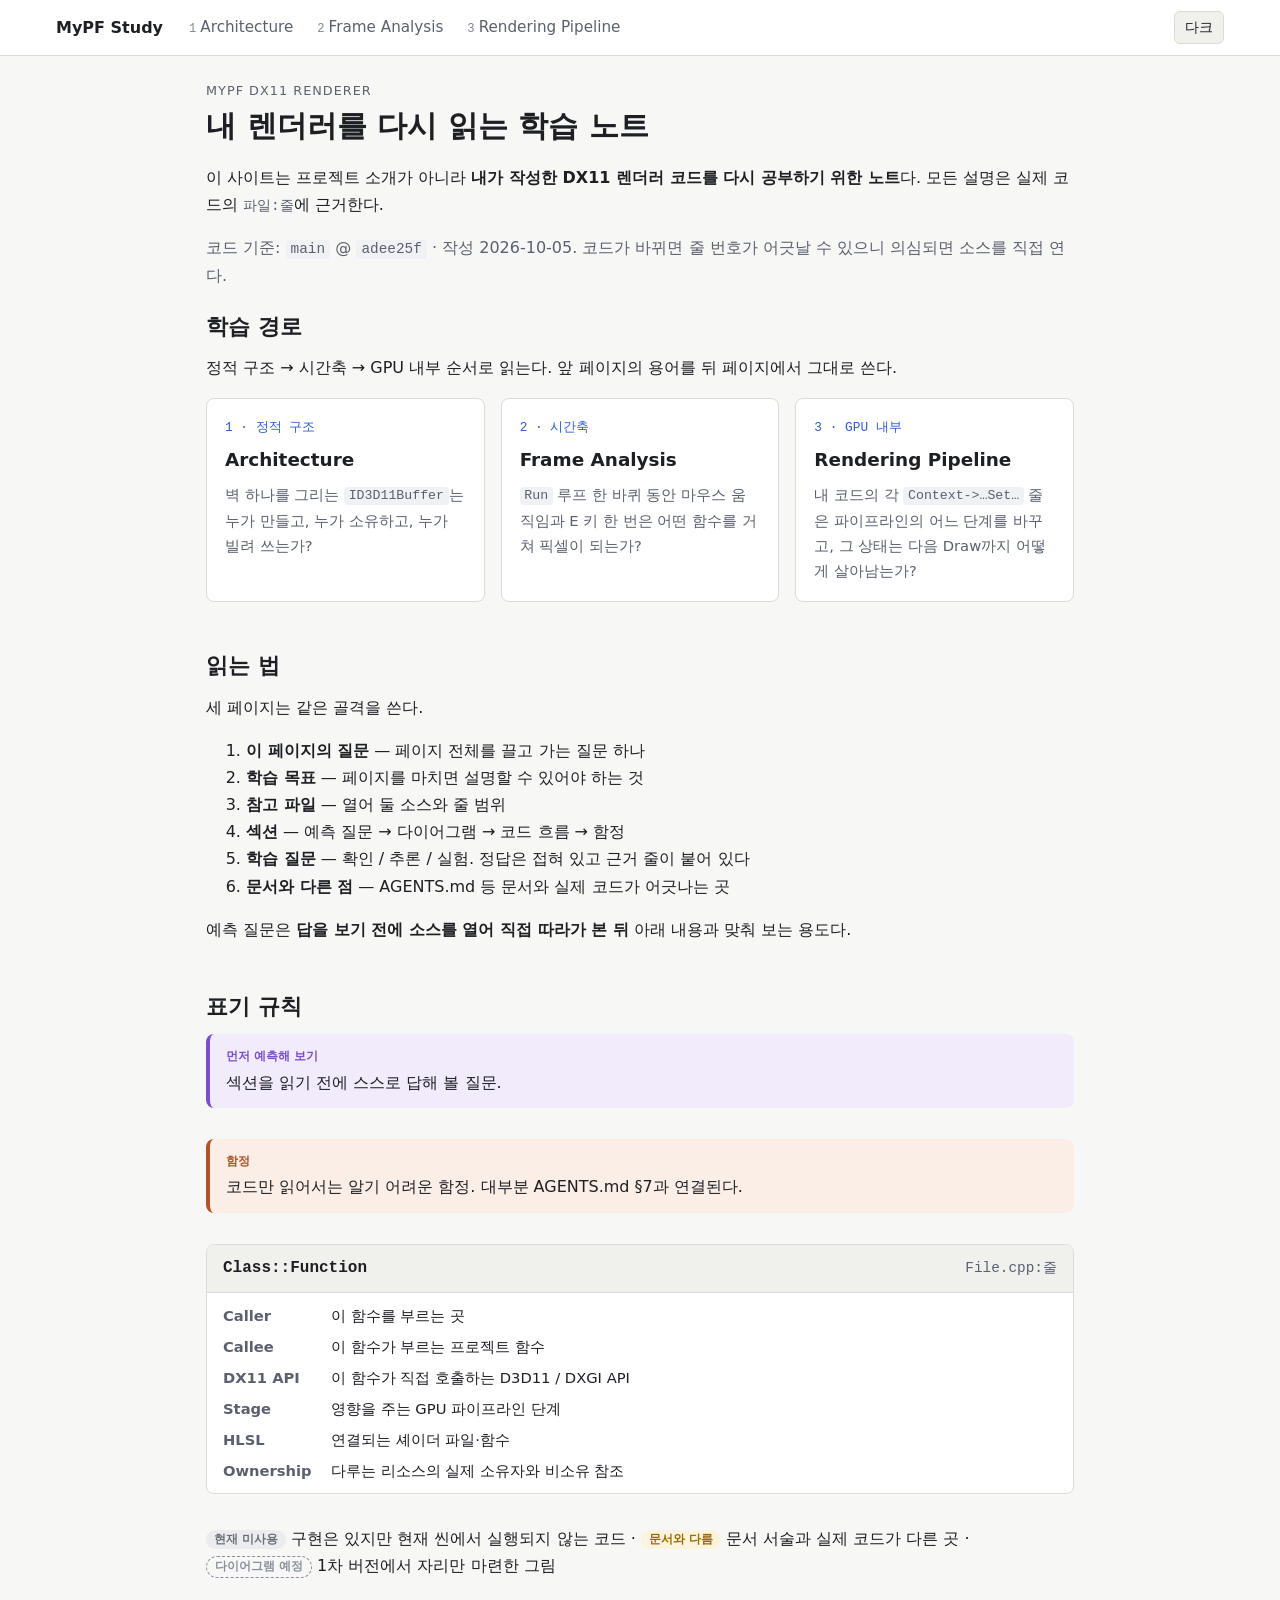
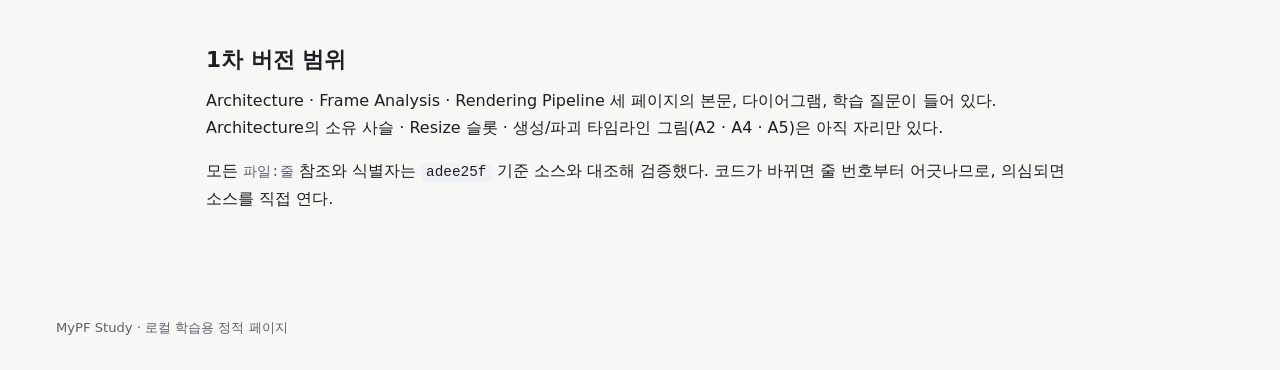
<file: study-site/index.html>
<!doctype html>
<html lang="ko">
<head>
  <meta charset="utf-8">
  <meta name="viewport" content="width=device-width, initial-scale=1">
  <title>MyPF Study</title>
  <link rel="stylesheet" href="assets/style.css">
  <script src="assets/site.js"></script>
</head>
<body data-page="index">
  <header id="site-header"></header>
  <noscript>
    <nav class="noscript-nav">
      <a href="architecture.html">1. Architecture</a> ·
      <a href="frame.html">2. Frame Analysis</a> ·
      <a href="pipeline.html">3. Rendering Pipeline</a>
    </nav>
  </noscript>

  <div class="layout layout--single">
    <main class="content">
      <div class="page-kicker">MyPF DX11 Renderer</div>
      <h1>내 렌더러를 다시 읽는 학습 노트</h1>
      <p>
        이 사이트는 프로젝트 소개가 아니라 <strong>내가 작성한 DX11 렌더러 코드를 다시 공부하기 위한 노트</strong>다.
        모든 설명은 실제 코드의 <span class="ref">파일:줄</span>에 근거한다.
      </p>
      <p class="muted">
        코드 기준: <code>main</code> @ <code>adee25f</code> · 작성 2026-10-05.
        코드가 바뀌면 줄 번호가 어긋날 수 있으니 의심되면 소스를 직접 연다.
      </p>

      <section id="path-section">
        <h2>학습 경로</h2>
        <p>정적 구조 → 시간축 → GPU 내부 순서로 읽는다. 앞 페이지의 용어를 뒤 페이지에서 그대로 쓴다.</p>
        <div class="path-cards">
          <a class="path-card" href="architecture.html">
            <span class="path-card__step">1 · 정적 구조</span>
            <span class="path-card__title">Architecture</span>
            <span class="path-card__q">벽 하나를 그리는 <code>ID3D11Buffer</code>는 누가 만들고, 누가 소유하고, 누가 빌려 쓰는가?</span>
          </a>
          <a class="path-card" href="frame.html">
            <span class="path-card__step">2 · 시간축</span>
            <span class="path-card__title">Frame Analysis</span>
            <span class="path-card__q"><code>Run</code> 루프 한 바퀴 동안 마우스 움직임과 E 키 한 번은 어떤 함수를 거쳐 픽셀이 되는가?</span>
          </a>
          <a class="path-card" href="pipeline.html">
            <span class="path-card__step">3 · GPU 내부</span>
            <span class="path-card__title">Rendering Pipeline</span>
            <span class="path-card__q">내 코드의 각 <code>Context-&gt;…Set…</code> 줄은 파이프라인의 어느 단계를 바꾸고, 그 상태는 다음 Draw까지 어떻게 살아남는가?</span>
          </a>
        </div>
      </section>

      <section id="how-to-read">
        <h2>읽는 법</h2>
        <p>세 페이지는 같은 골격을 쓴다.</p>
        <ol>
          <li><strong>이 페이지의 질문</strong> — 페이지 전체를 끌고 가는 질문 하나</li>
          <li><strong>학습 목표</strong> — 페이지를 마치면 설명할 수 있어야 하는 것</li>
          <li><strong>참고 파일</strong> — 열어 둘 소스와 줄 범위</li>
          <li><strong>섹션</strong> — 예측 질문 → 다이어그램 → 코드 흐름 → 함정</li>
          <li><strong>학습 질문</strong> — 확인 / 추론 / 실험. 정답은 접혀 있고 근거 줄이 붙어 있다</li>
          <li><strong>문서와 다른 점</strong> — AGENTS.md 등 문서와 실제 코드가 어긋나는 곳</li>
        </ol>
        <p>예측 질문은 <strong>답을 보기 전에 소스를 열어 직접 따라가 본 뒤</strong> 아래 내용과 맞춰 보는 용도다.</p>
      </section>

      <section id="legend">
        <h2>표기 규칙</h2>
        <div class="legend">
          <div class="predict"><p>섹션을 읽기 전에 스스로 답해 볼 질문.</p></div>
          <div class="trap"><p>코드만 읽어서는 알기 어려운 함정. 대부분 AGENTS.md §7과 연결된다.</p></div>

          <article class="fn-card">
            <div class="fn-card__head">
              <span class="fn-card__name">Class::Function</span>
              <span class="ref">File.cpp:줄</span>
            </div>
            <dl>
              <dt>Caller</dt><dd>이 함수를 부르는 곳</dd>
              <dt>Callee</dt><dd>이 함수가 부르는 프로젝트 함수</dd>
              <dt>DX11 API</dt><dd>이 함수가 직접 호출하는 D3D11 / DXGI API</dd>
              <dt>Stage</dt><dd>영향을 주는 GPU 파이프라인 단계</dd>
              <dt>HLSL</dt><dd>연결되는 셰이더 파일·함수</dd>
              <dt>Ownership</dt><dd>다루는 리소스의 실제 소유자와 비소유 참조</dd>
            </dl>
          </article>

          <p>
            <span class="badge badge--unused">현재 미사용</span> 구현은 있지만 현재 씬에서 실행되지 않는 코드 ·
            <span class="badge badge--docdiff">문서와 다름</span> 문서 서술과 실제 코드가 다른 곳 ·
            <span class="badge badge--planned">다이어그램 예정</span> 1차 버전에서 자리만 마련한 그림
          </p>
        </div>
      </section>

      <section id="scope">
        <h2>1차 버전 범위</h2>
        <p>
          Architecture · Frame Analysis · Rendering Pipeline 세 페이지의 본문, 다이어그램, 학습 질문이 들어 있다.
          Architecture의 소유 사슬 · Resize 슬롯 · 생성/파괴 타임라인 그림(A2 · A4 · A5)은 아직 자리만 있다.
        </p>
        <p>
          모든 <span class="ref">파일:줄</span> 참조와 식별자는 <code>adee25f</code> 기준 소스와 대조해 검증했다.
          코드가 바뀌면 줄 번호부터 어긋나므로, 의심되면 소스를 직접 연다.
        </p>
      </section>
    </main>
  </div>

  <footer class="site-footer">MyPF Study · 로컬 학습용 정적 페이지</footer>
</body>
</html>
</file>
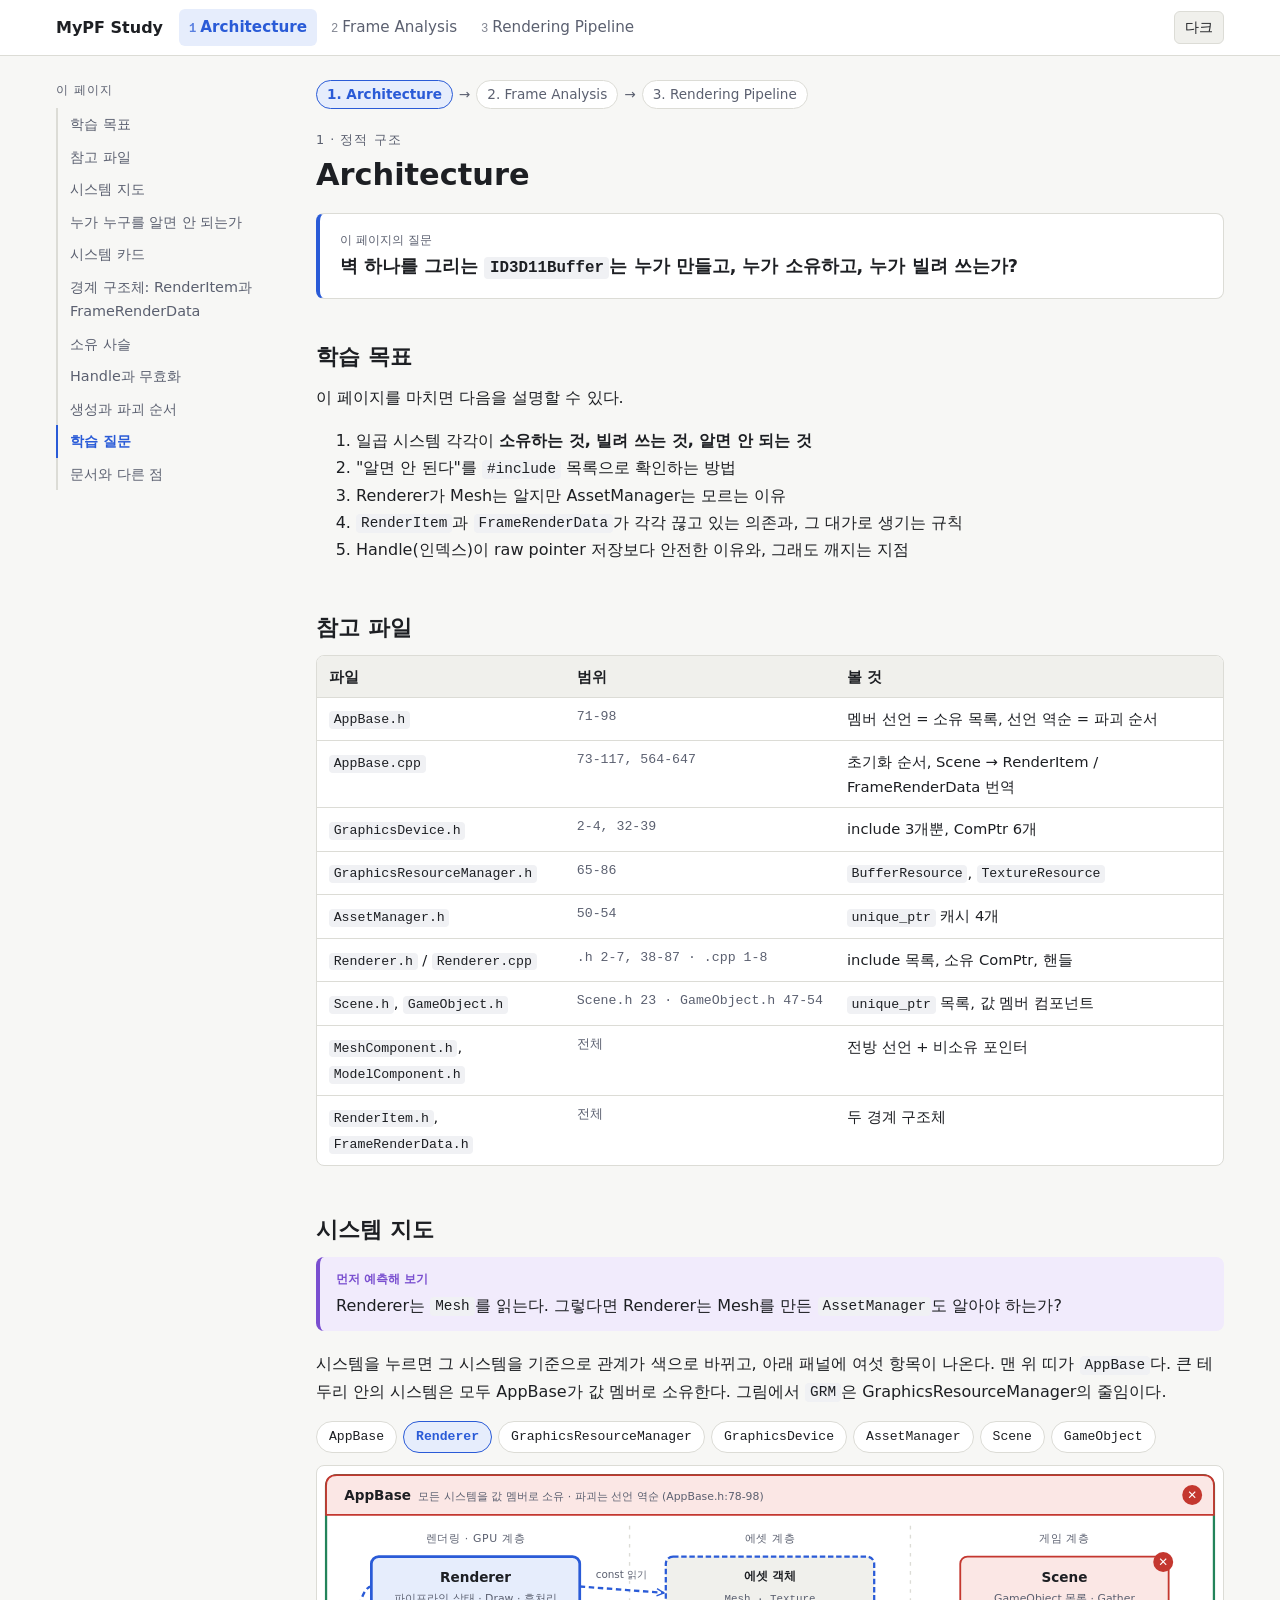
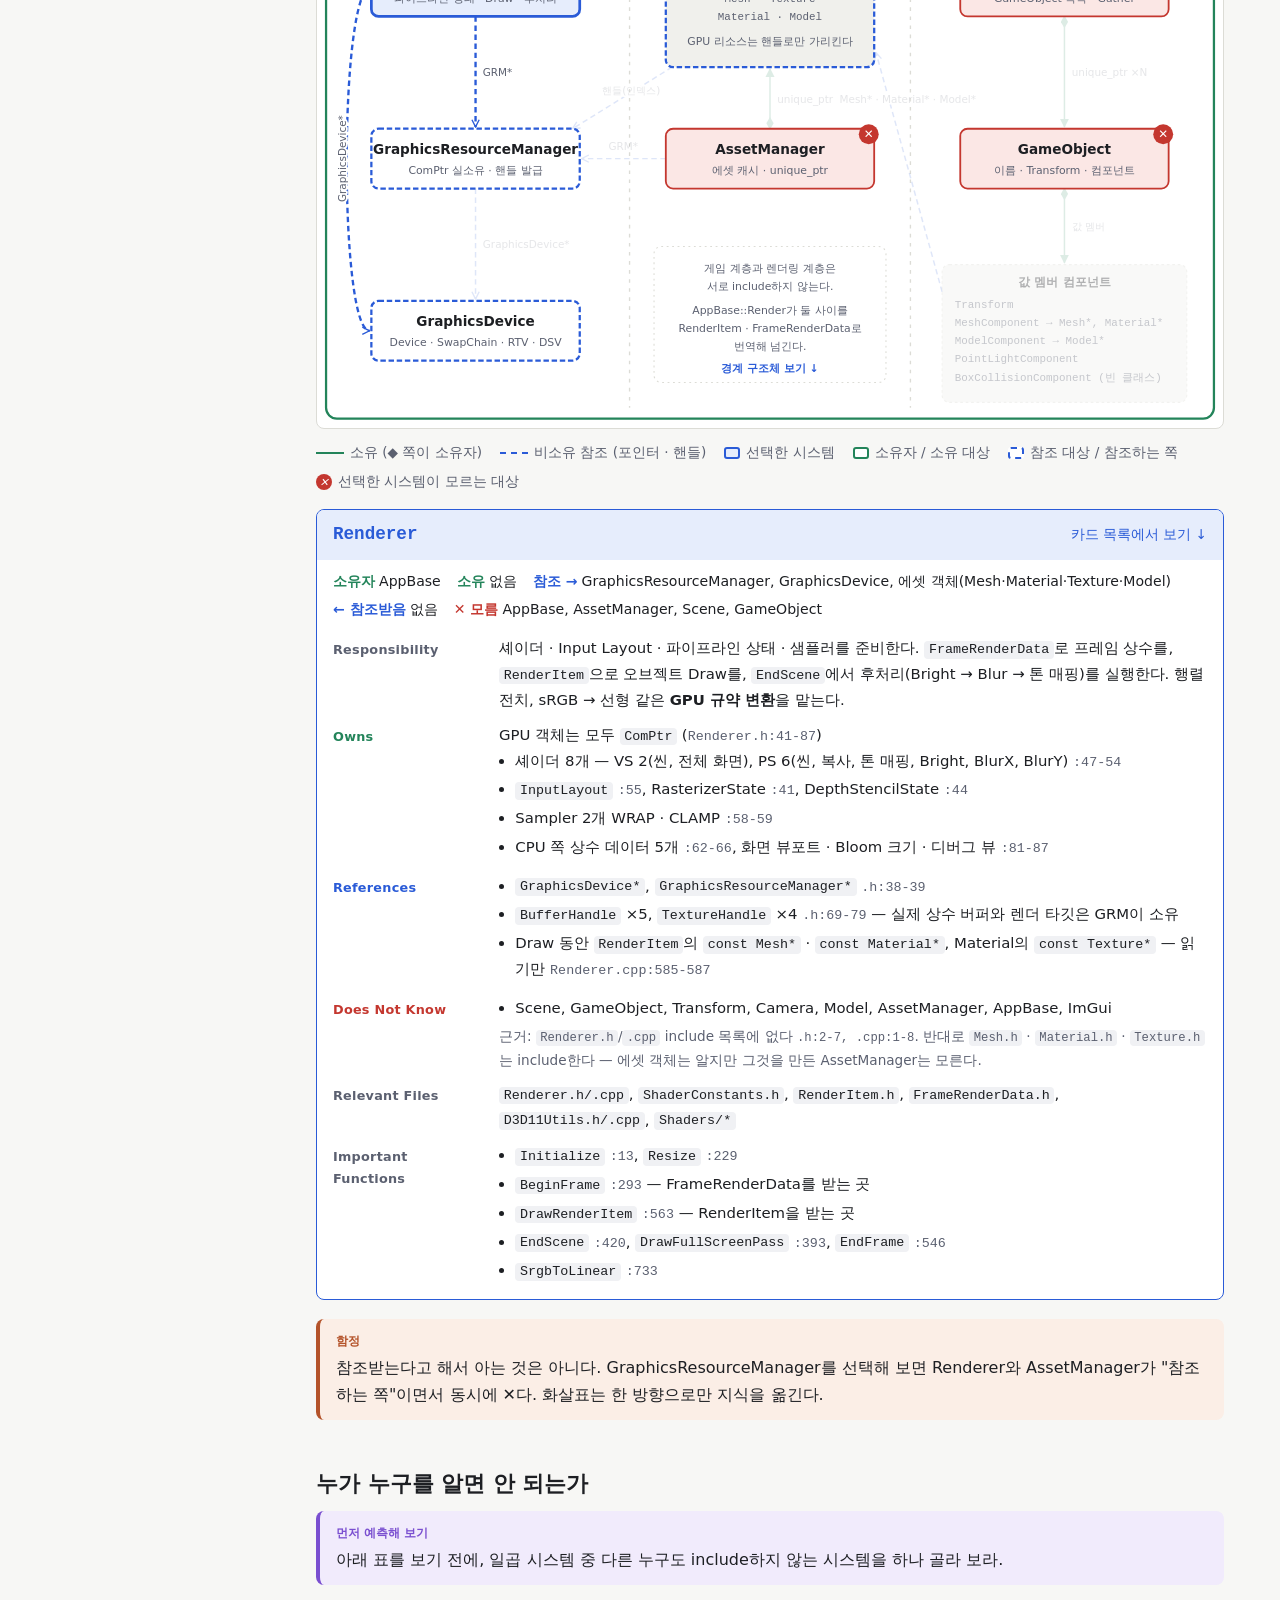
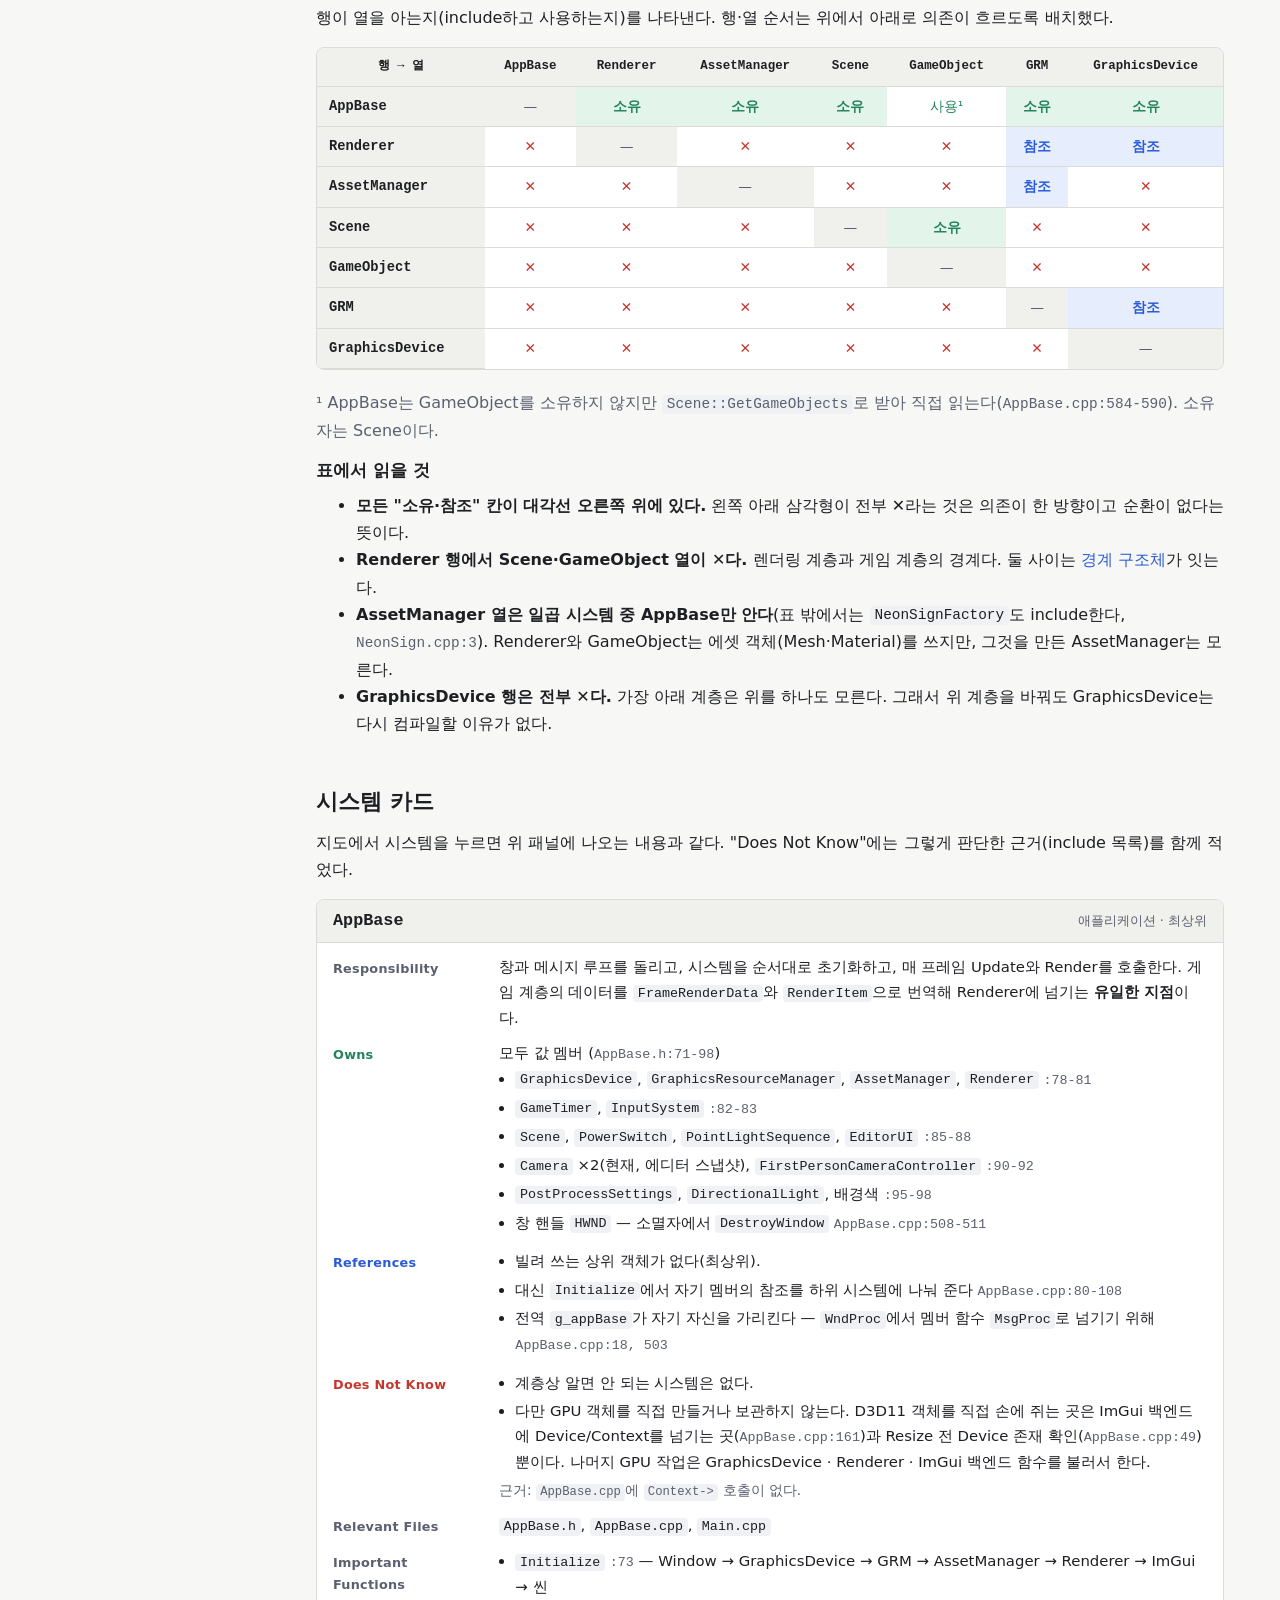
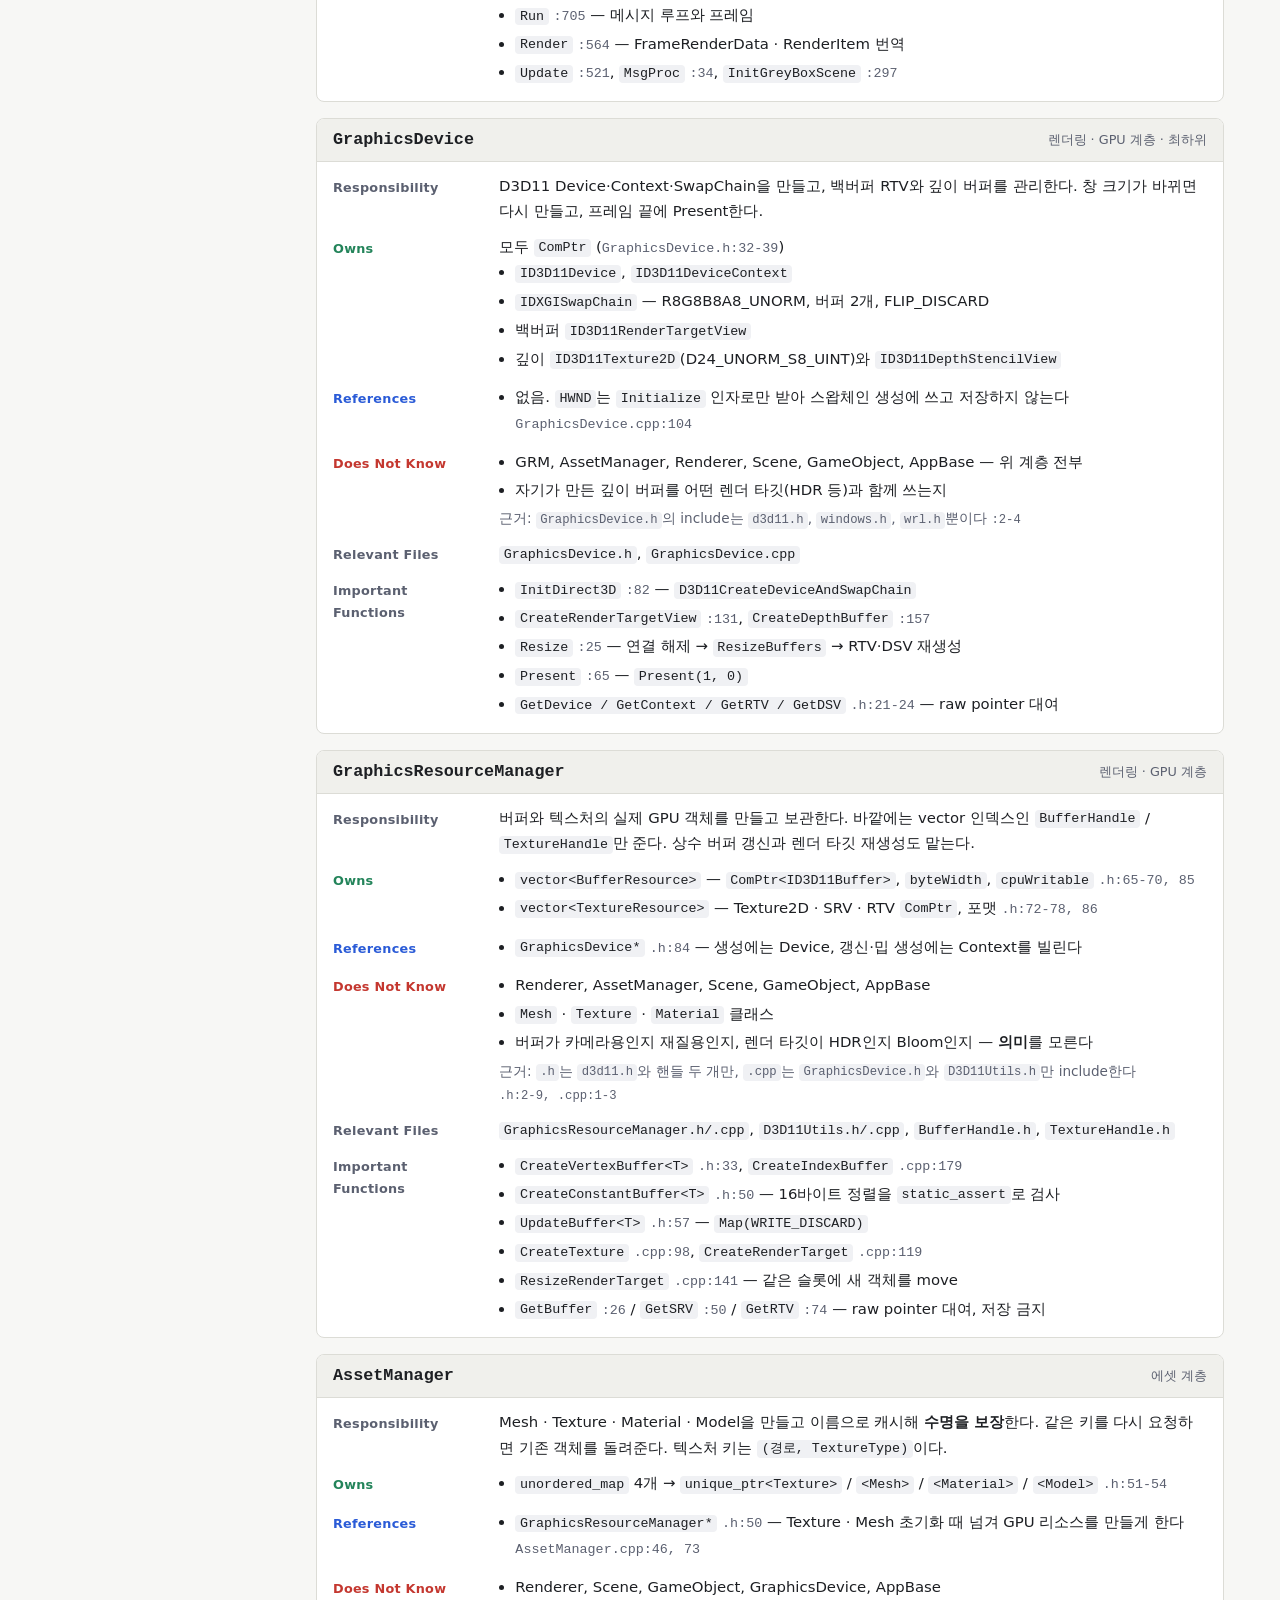
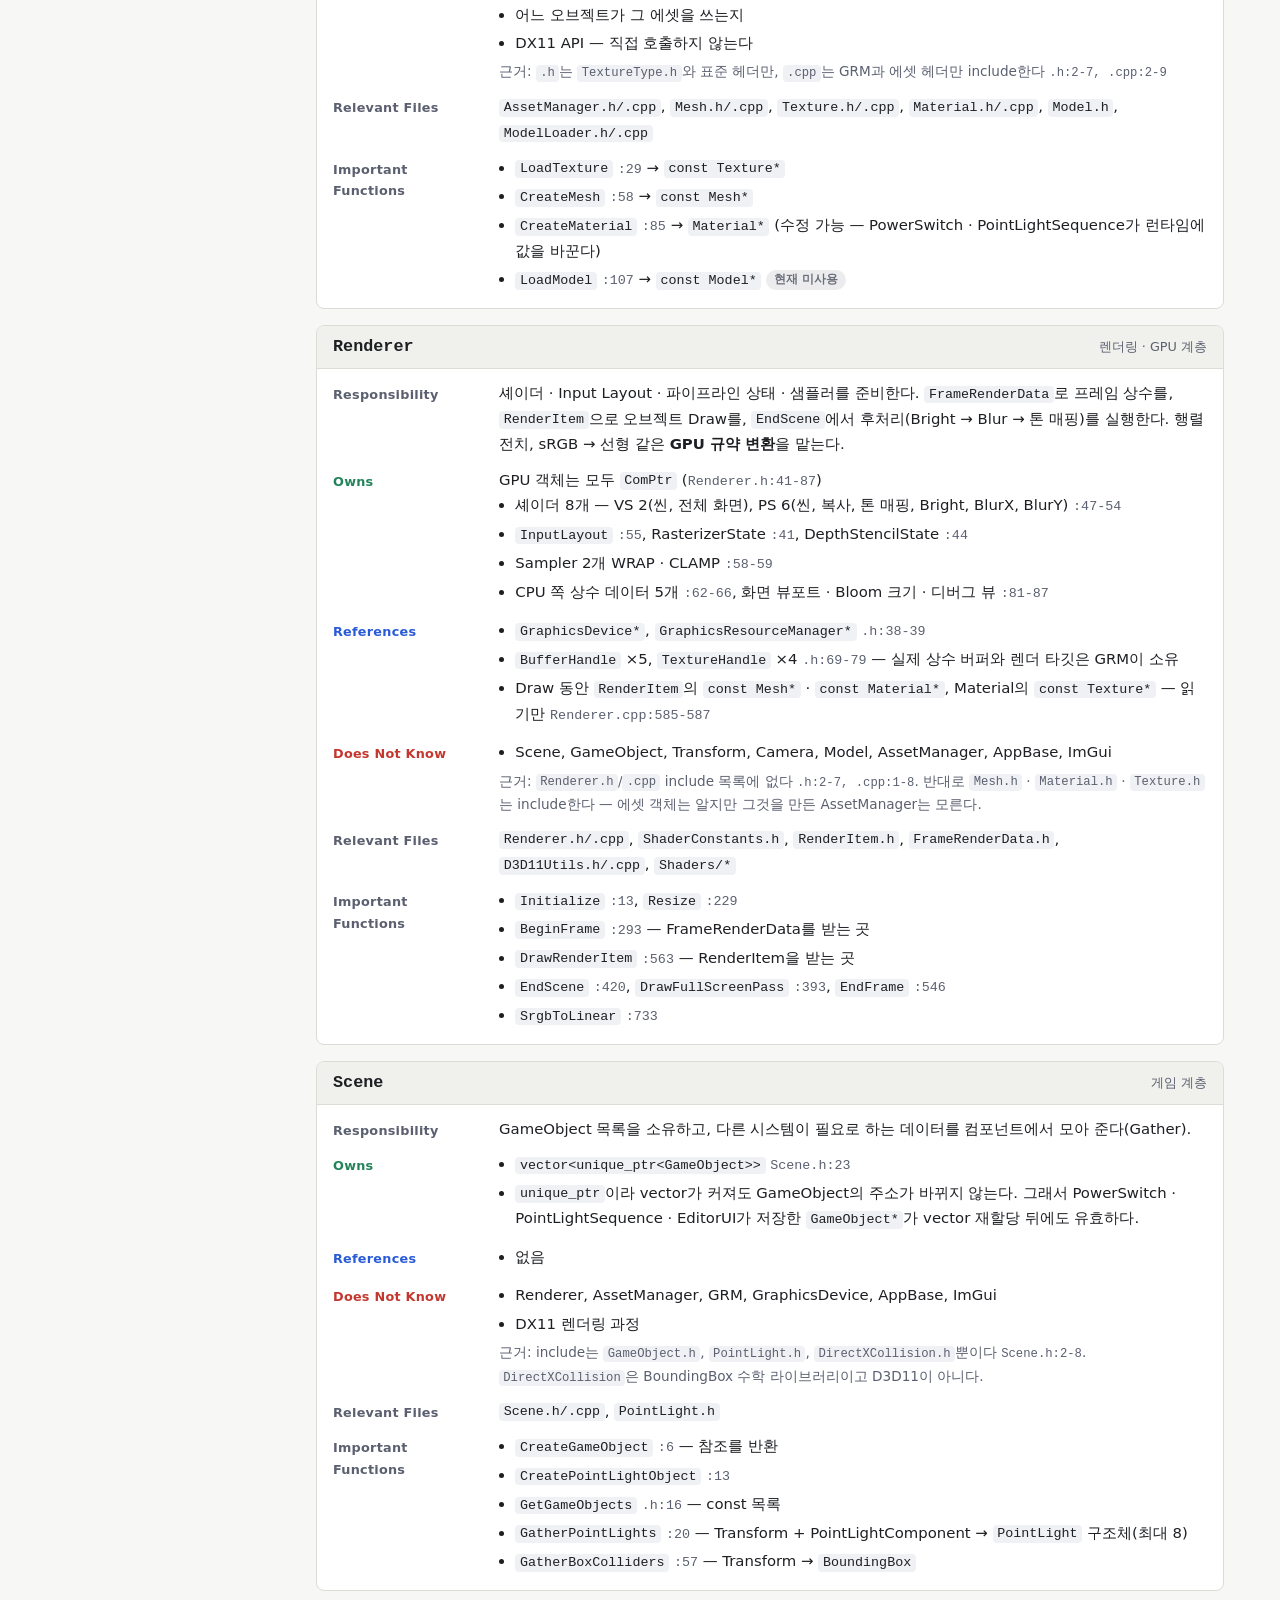
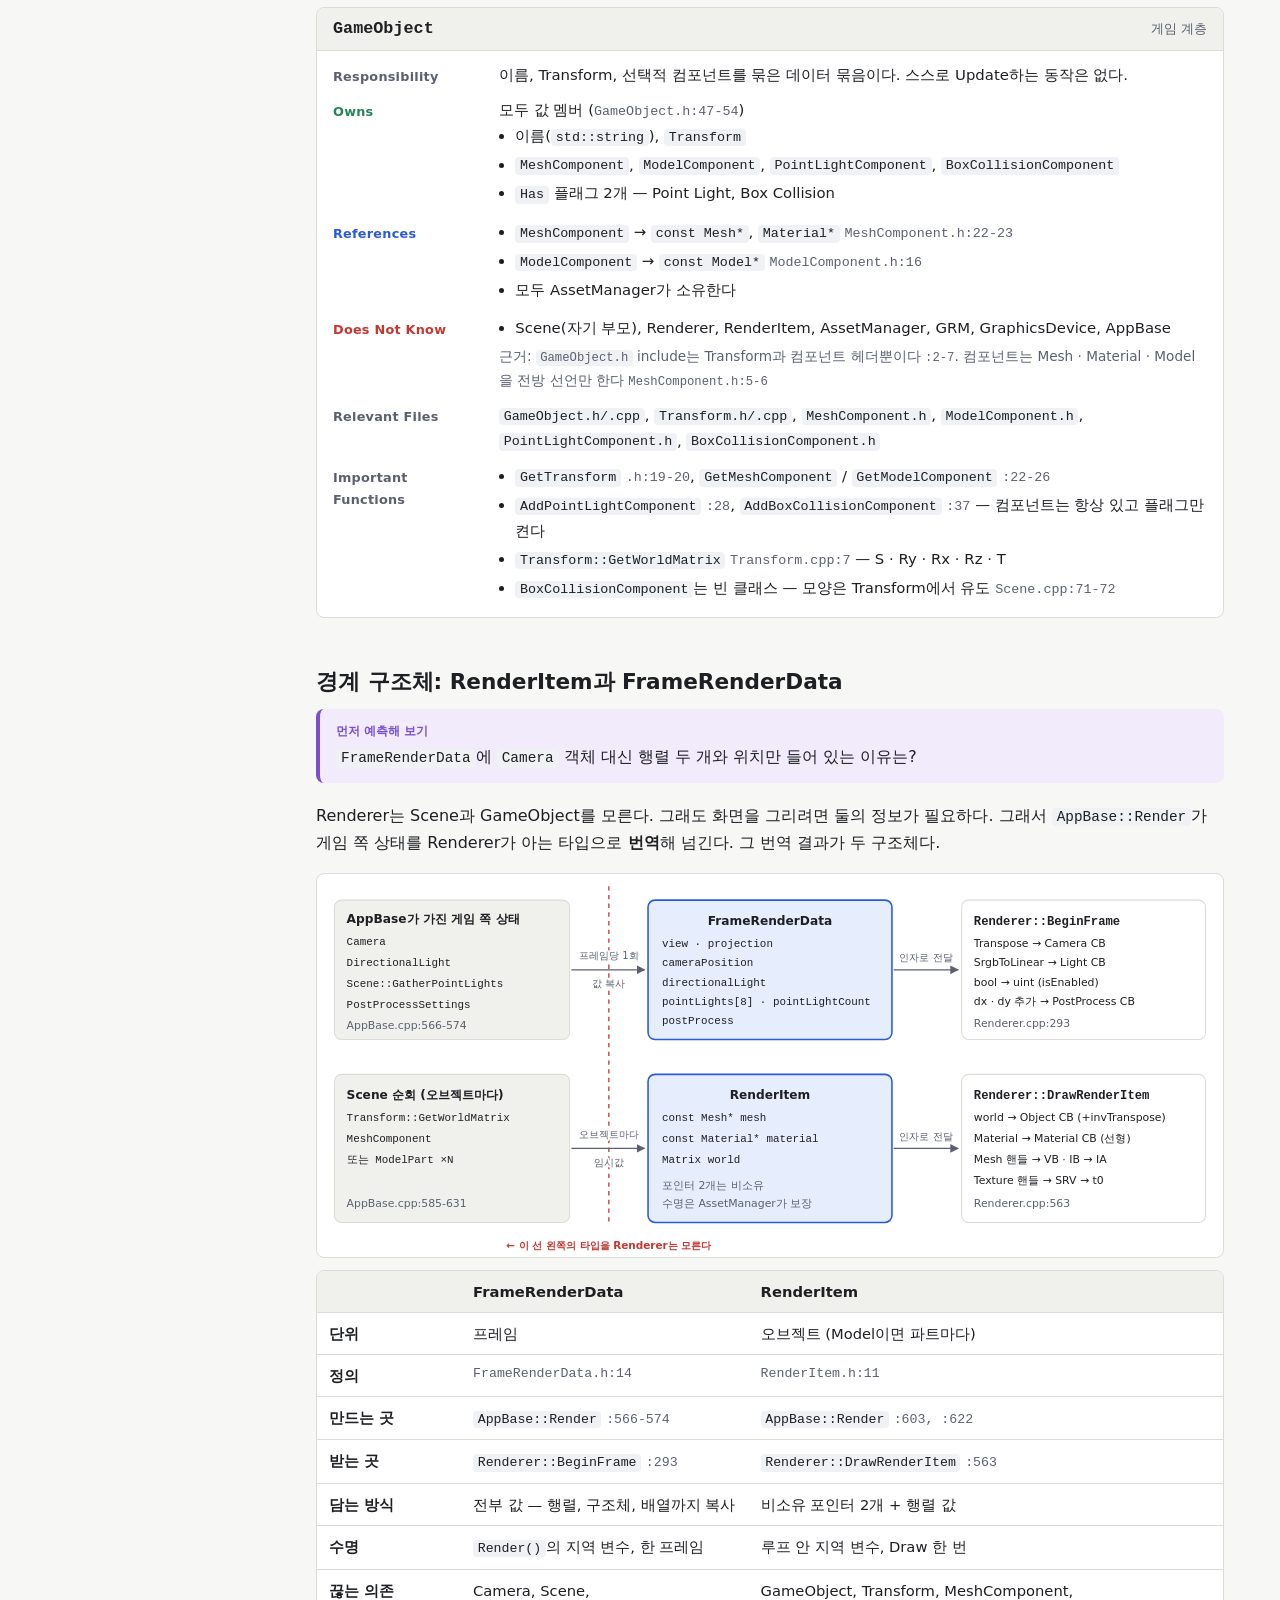
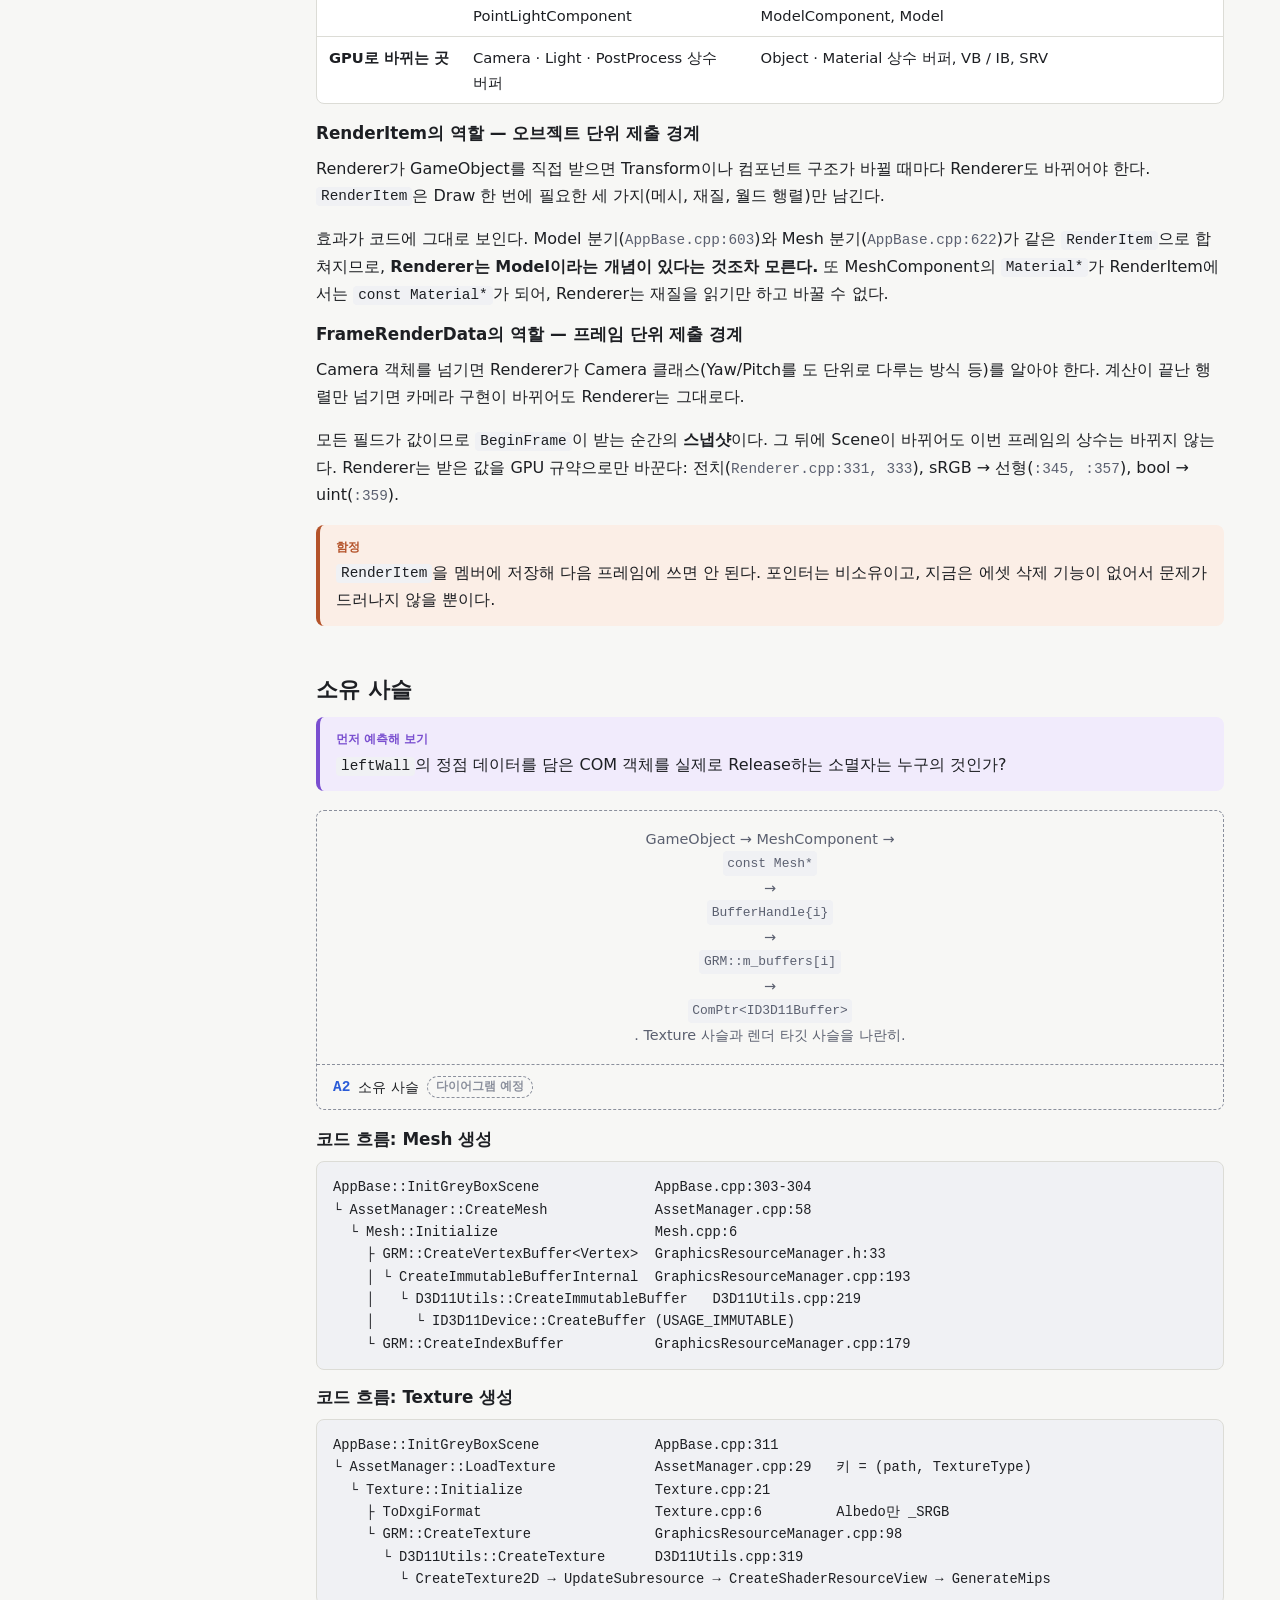
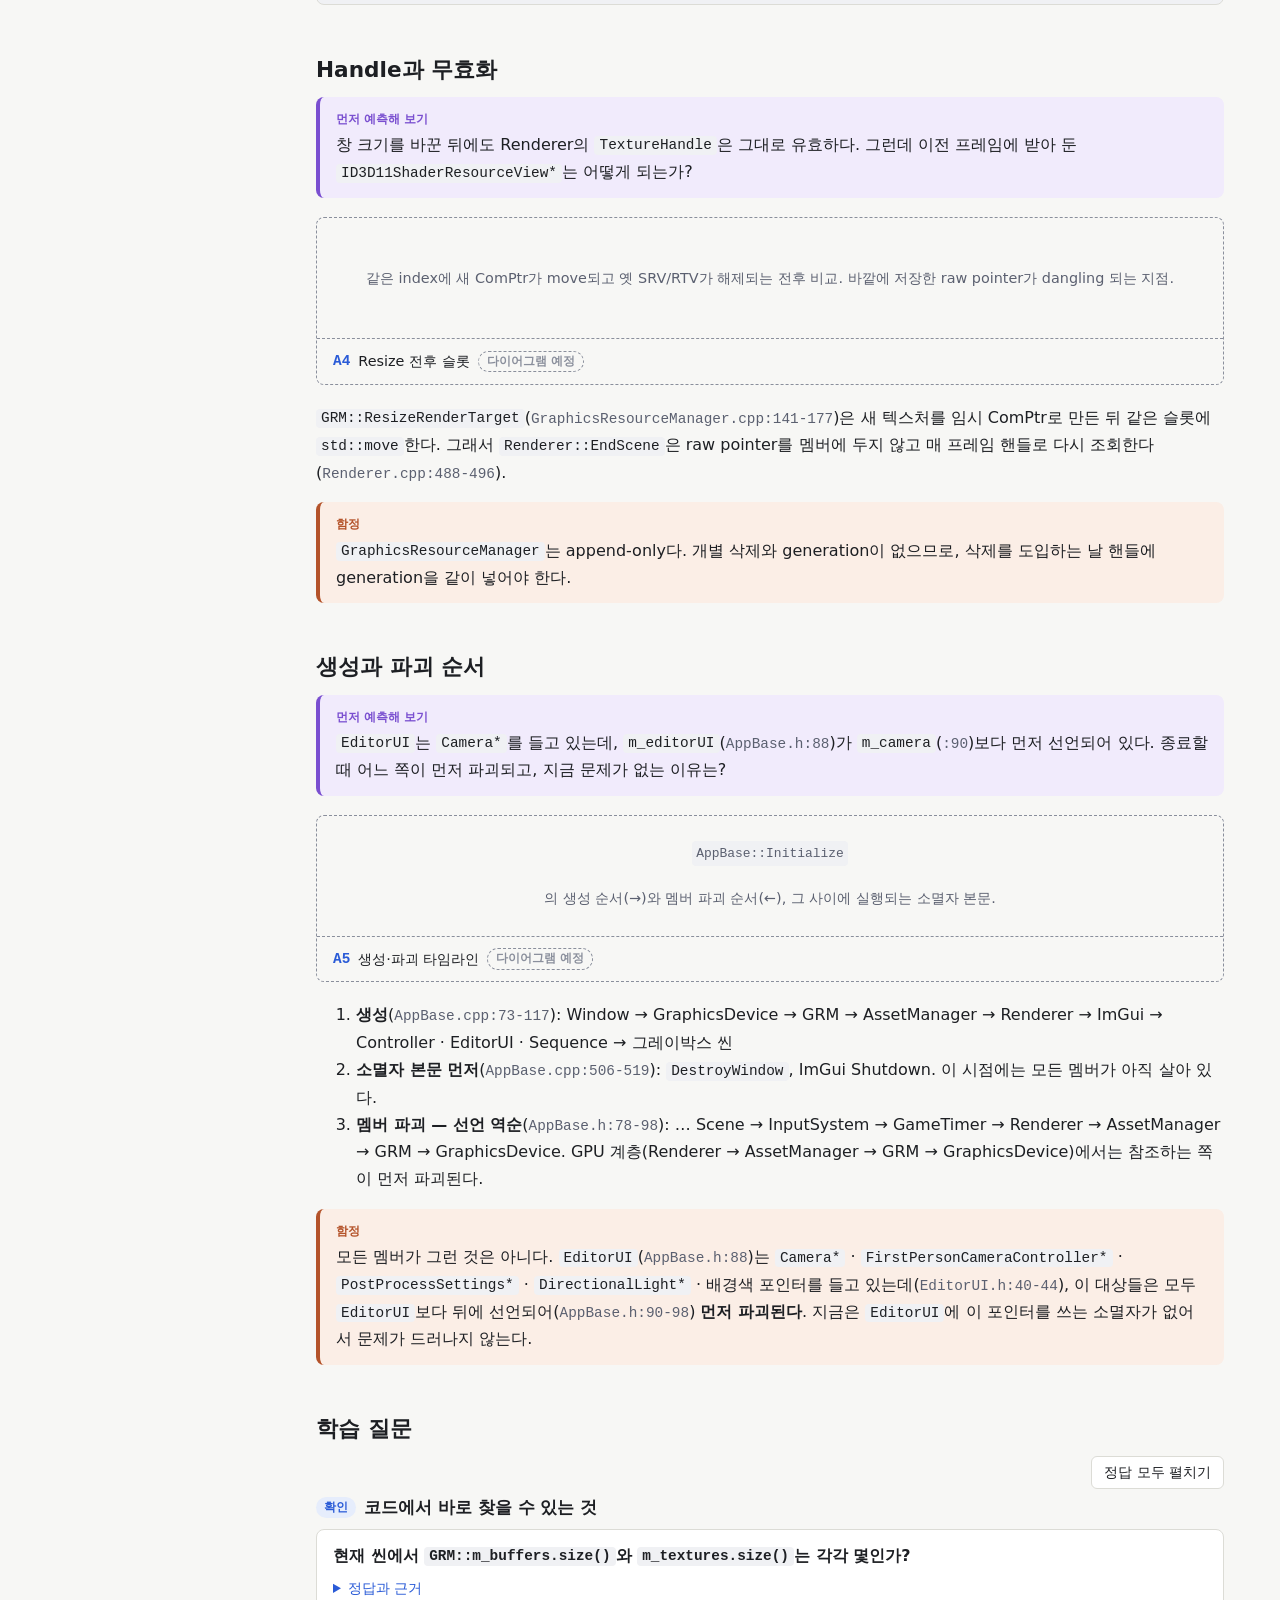
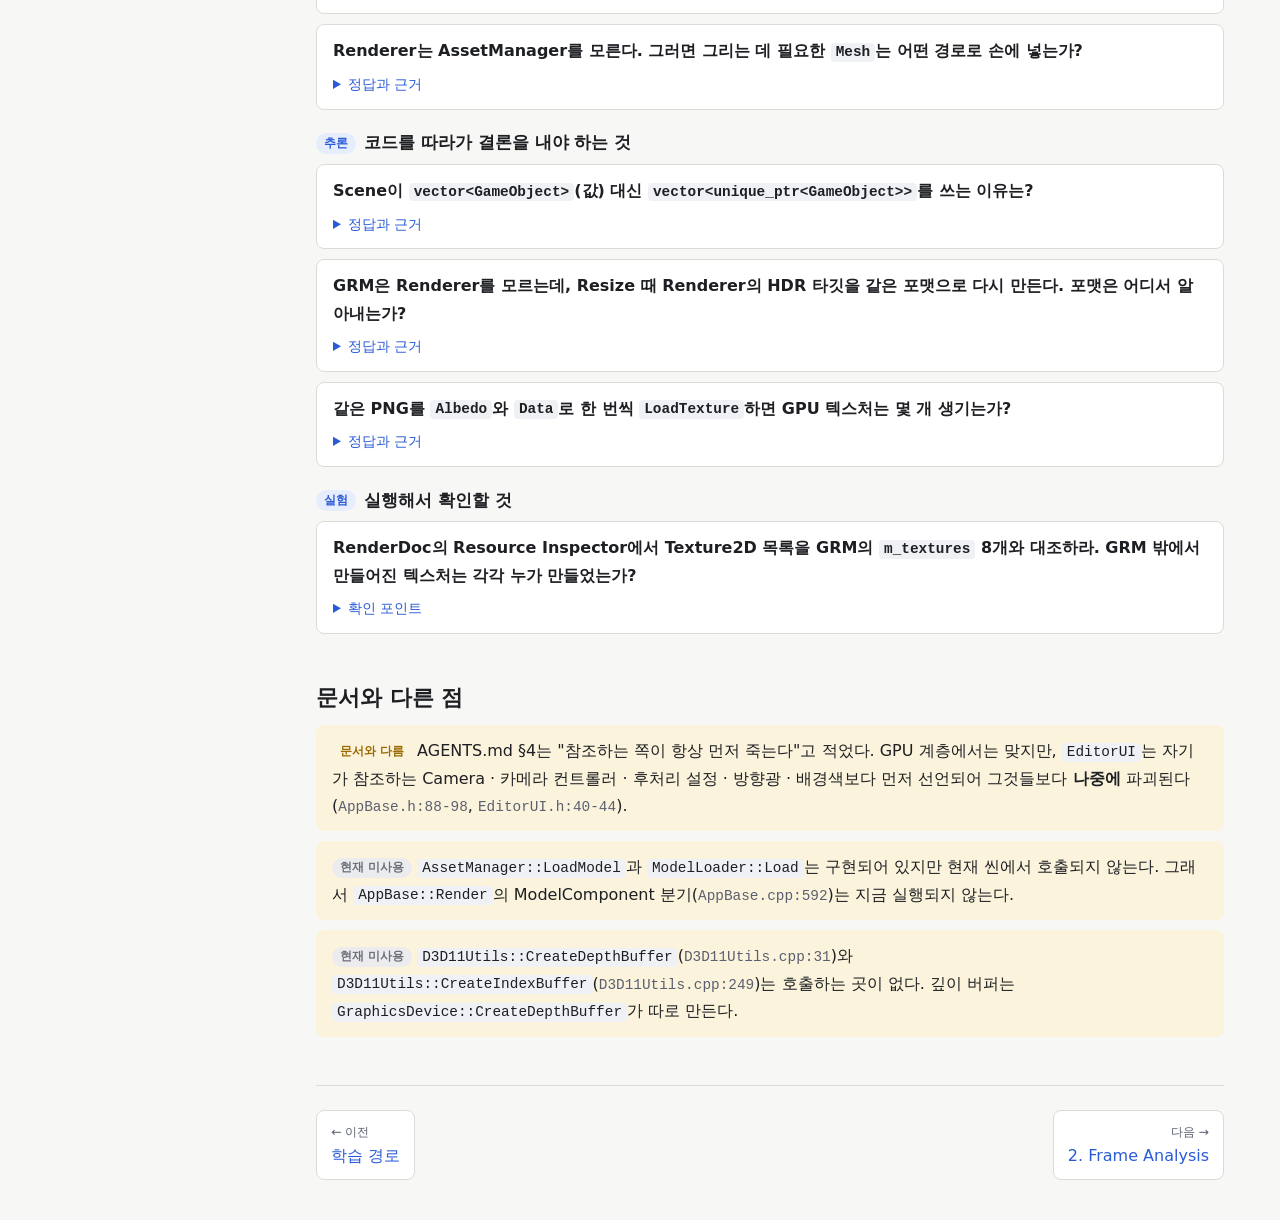
<file: study-site/architecture.html>
<!doctype html>
<html lang="ko">
<head>
  <meta charset="utf-8">
  <meta name="viewport" content="width=device-width, initial-scale=1">
  <title>Architecture · MyPF Study</title>
  <link rel="stylesheet" href="assets/style.css">
  <link rel="stylesheet" href="assets/architecture.css">
  <script src="assets/site.js"></script>
  <script src="assets/architecture.js"></script>
</head>
<body data-page="architecture">
  <header id="site-header"></header>
  <noscript>
    <nav class="noscript-nav">
      <a href="index.html">MyPF Study</a> ·
      <a href="architecture.html">1. Architecture</a> ·
      <a href="frame.html">2. Frame Analysis</a> ·
      <a href="pipeline.html">3. Rendering Pipeline</a>
    </nav>
  </noscript>

  <div class="layout">
    <aside class="toc" id="toc" aria-label="이 페이지 목차"></aside>

    <main class="content">
      <ol class="path" id="path" aria-label="학습 경로"></ol>
      <div class="page-kicker">1 · 정적 구조</div>
      <h1>Architecture</h1>
      <p class="page-question">
        <small>이 페이지의 질문</small>
        벽 하나를 그리는 <code>ID3D11Buffer</code>는 누가 만들고, 누가 소유하고, 누가 빌려 쓰는가?
      </p>

      <!-- ===================================================== -->
      <section id="goals">
        <h2>학습 목표</h2>
        <p>이 페이지를 마치면 다음을 설명할 수 있다.</p>
        <ol>
          <li>일곱 시스템 각각이 <strong>소유하는 것, 빌려 쓰는 것, 알면 안 되는 것</strong></li>
          <li>"알면 안 된다"를 <code>#include</code> 목록으로 확인하는 방법</li>
          <li>Renderer가 Mesh는 알지만 AssetManager는 모르는 이유</li>
          <li><code>RenderItem</code>과 <code>FrameRenderData</code>가 각각 끊고 있는 의존과, 그 대가로 생기는 규칙</li>
          <li>Handle(인덱스)이 raw pointer 저장보다 안전한 이유와, 그래도 깨지는 지점</li>
        </ol>
      </section>

      <!-- ===================================================== -->
      <section id="files">
        <h2>참고 파일</h2>
        <div class="table-wrap">
          <table>
            <thead><tr><th>파일</th><th>범위</th><th>볼 것</th></tr></thead>
            <tbody>
              <tr><td><code>AppBase.h</code></td><td class="ref">71-98</td><td>멤버 선언 = 소유 목록, 선언 역순 = 파괴 순서</td></tr>
              <tr><td><code>AppBase.cpp</code></td><td class="ref">73-117, 564-647</td><td>초기화 순서, Scene → RenderItem / FrameRenderData 번역</td></tr>
              <tr><td><code>GraphicsDevice.h</code></td><td class="ref">2-4, 32-39</td><td>include 3개뿐, ComPtr 6개</td></tr>
              <tr><td><code>GraphicsResourceManager.h</code></td><td class="ref">65-86</td><td><code>BufferResource</code>, <code>TextureResource</code></td></tr>
              <tr><td><code>AssetManager.h</code></td><td class="ref">50-54</td><td><code>unique_ptr</code> 캐시 4개</td></tr>
              <tr><td><code>Renderer.h</code> / <code>Renderer.cpp</code></td><td class="ref">.h 2-7, 38-87 · .cpp 1-8</td><td>include 목록, 소유 ComPtr, 핸들</td></tr>
              <tr><td><code>Scene.h</code>, <code>GameObject.h</code></td><td class="ref">Scene.h 23 · GameObject.h 47-54</td><td><code>unique_ptr</code> 목록, 값 멤버 컴포넌트</td></tr>
              <tr><td><code>MeshComponent.h</code>, <code>ModelComponent.h</code></td><td class="ref">전체</td><td>전방 선언 + 비소유 포인터</td></tr>
              <tr><td><code>RenderItem.h</code>, <code>FrameRenderData.h</code></td><td class="ref">전체</td><td>두 경계 구조체</td></tr>
            </tbody>
          </table>
        </div>
      </section>

      <!-- ===================================================== -->
      <section id="map">
        <h2>시스템 지도</h2>
        <div class="predict"><p>Renderer는 <code>Mesh</code>를 읽는다. 그렇다면 Renderer는 Mesh를 만든 <code>AssetManager</code>도 알아야 하는가?</p></div>
        <p>
          시스템을 누르면 그 시스템을 기준으로 관계가 색으로 바뀌고, 아래 패널에 여섯 항목이 나온다.
          맨 위 띠가 <code>AppBase</code>다. 큰 테두리 안의 시스템은 모두 AppBase가 값 멤버로 소유한다.
          그림에서 <code>GRM</code>은 GraphicsResourceManager의 줄임이다.
        </p>

        <div class="sys-chips" role="group" aria-label="시스템 선택">
          <button type="button" class="sys-chip" data-select="appbase" aria-pressed="false">AppBase</button>
          <button type="button" class="sys-chip" data-select="renderer" aria-pressed="false">Renderer</button>
          <button type="button" class="sys-chip" data-select="grm" aria-pressed="false">GraphicsResourceManager</button>
          <button type="button" class="sys-chip" data-select="graphicsdevice" aria-pressed="false">GraphicsDevice</button>
          <button type="button" class="sys-chip" data-select="assetmanager" aria-pressed="false">AssetManager</button>
          <button type="button" class="sys-chip" data-select="scene" aria-pressed="false">Scene</button>
          <button type="button" class="sys-chip" data-select="gameobject" aria-pressed="false">GameObject</button>
        </div>

        <figure class="arch-figure">
          <svg id="arch-map" class="arch-svg" viewBox="0 0 1000 620" role="group" aria-label="MyPF 시스템 지도: 소유, 비소유 참조, 계층">
            <defs>
              <marker id="mk-own-arrow" viewBox="0 0 10 10" refX="9" refY="5" markerWidth="10" markerHeight="10" markerUnits="userSpaceOnUse" orient="auto">
                <path class="mk-own" d="M0,0 L10,5 L0,10 z"/>
              </marker>
              <marker id="mk-own-diamond" viewBox="0 0 14 8" refX="1" refY="4" markerWidth="14" markerHeight="8" markerUnits="userSpaceOnUse" orient="auto">
                <path class="mk-own" d="M0,4 L7,0 L14,4 L7,8 z"/>
              </marker>
              <marker id="mk-ref-arrow" viewBox="0 0 10 10" refX="9" refY="5" markerWidth="10" markerHeight="10" markerUnits="userSpaceOnUse" orient="auto">
                <path class="mk-ref" d="M1,1 L9,5 L1,9"/>
              </marker>
            </defs>

            <!-- AppBase: 전체를 감싸는 소유자 -->
            <rect class="container-rect" data-node="appbase" x="10" y="10" width="980" height="600" rx="12"/>
            <a class="node" data-node="appbase" href="#sys-appbase" aria-label="AppBase 선택">
              <path class="container-head node-box" d="M10,54 V22 Q10,10 22,10 H978 Q990,10 990,22 V54 Z"/>
              <text class="node-title" x="30" y="38">AppBase</text>
              <text class="node-sub" x="112" y="38">모든 시스템을 값 멤버로 소유 · 파괴는 선언 역순 (AppBase.h:78-98)</text>
              <g class="no-badge" transform="translate(966,32)"><circle r="11"/><text text-anchor="middle" y="4.5">✕</text></g>
            </a>

            <!-- 계층 구분 -->
            <line class="zone-line" x1="345" y1="66" x2="345" y2="598"/>
            <line class="zone-line" x1="655" y1="66" x2="655" y2="598"/>
            <text class="zone-label" x="175" y="84" text-anchor="middle">렌더링 · GPU 계층</text>
            <text class="zone-label" x="500" y="84" text-anchor="middle">에셋 계층</text>
            <text class="zone-label" x="825" y="84" text-anchor="middle">게임 계층</text>

            <!-- 간선: 먼저 그려서 노드 아래에 깔리게 한다 -->
            <g class="edge-group" data-from="renderer" data-to="grm">
              <path class="edge edge--ref" d="M175,166 L175,288" marker-end="url(#mk-ref-arrow)"/>
              <text class="edge-label" x="183" y="232">GRM*</text>
            </g>
            <g class="edge-group" data-from="grm" data-to="graphicsdevice">
              <path class="edge edge--ref" d="M175,356 L175,478" marker-end="url(#mk-ref-arrow)"/>
              <text class="edge-label" x="183" y="422">GraphicsDevice*</text>
            </g>
            <g class="edge-group" data-from="renderer" data-to="graphicsdevice">
              <path class="edge edge--ref" d="M60,133 C24,133 24,513 58,513" marker-end="url(#mk-ref-arrow)"/>
              <text class="edge-label" transform="translate(32,323) rotate(-90)" text-anchor="middle">GraphicsDevice*</text>
            </g>
            <g class="edge-group" data-from="assetmanager" data-to="grm">
              <path class="edge edge--ref" d="M385,323 L292,323" marker-end="url(#mk-ref-arrow)"/>
              <text class="edge-label" x="338" y="314" text-anchor="middle">GRM*</text>
            </g>
            <g class="edge-group" data-from="assetmanager" data-to="assets">
              <path class="edge edge--own" d="M500,290 L500,224" marker-start="url(#mk-own-diamond)" marker-end="url(#mk-own-arrow)"/>
              <text class="edge-label" x="508" y="262">unique_ptr</text>
            </g>
            <g class="edge-group" data-from="assets" data-to="grm">
              <path class="edge edge--ref" d="M392,222 L282,290" marker-end="url(#mk-ref-arrow)"/>
              <text class="edge-label" x="347" y="252" text-anchor="middle">핸들(인덱스)</text>
            </g>
            <g class="edge-group" data-from="renderer" data-to="assets">
              <path class="edge edge--ref" d="M290,133 L383,140" marker-end="url(#mk-ref-arrow)"/>
              <text class="edge-label" x="336" y="124" text-anchor="middle">const 읽기</text>
            </g>
            <g class="edge-group" data-from="scene" data-to="gameobject">
              <path class="edge edge--own" d="M825,166 L825,288" marker-start="url(#mk-own-diamond)" marker-end="url(#mk-own-arrow)"/>
              <text class="edge-label" x="833" y="232">unique_ptr ×N</text>
            </g>
            <g class="edge-group" data-from="gameobject" data-to="components">
              <path class="edge edge--own" d="M825,356 L825,438" marker-start="url(#mk-own-diamond)" marker-end="url(#mk-own-arrow)"/>
              <text class="edge-label" x="833" y="402">값 멤버</text>
            </g>
            <g class="edge-group" data-from="gameobject" data-to="assets">
              <path class="edge edge--ref" d="M690,470 L617,206" marker-end="url(#mk-ref-arrow)"/>
              <text class="edge-label" x="652" y="262" text-anchor="middle">Mesh* · Material* · Model*</text>
            </g>

            <!-- 렌더링 · GPU 계층 -->
            <a class="node" data-node="renderer" href="#sys-renderer" aria-label="Renderer 선택">
              <rect class="node-box" x="60" y="100" width="230" height="66" rx="8"/>
              <text class="node-title" x="175" y="128" text-anchor="middle">Renderer</text>
              <text class="node-sub" x="175" y="150" text-anchor="middle">파이프라인 상태 · Draw · 후처리</text>
              <g class="no-badge" transform="translate(284,106)"><circle r="11"/><text text-anchor="middle" y="4.5">✕</text></g>
            </a>
            <a class="node" data-node="grm" href="#sys-grm" aria-label="GraphicsResourceManager 선택">
              <rect class="node-box" x="60" y="290" width="230" height="66" rx="8"/>
              <text class="node-title" x="175" y="318" text-anchor="middle">GraphicsResourceManager</text>
              <text class="node-sub" x="175" y="340" text-anchor="middle">ComPtr 실소유 · 핸들 발급</text>
              <g class="no-badge" transform="translate(284,296)"><circle r="11"/><text text-anchor="middle" y="4.5">✕</text></g>
            </a>
            <a class="node" data-node="graphicsdevice" href="#sys-graphicsdevice" aria-label="GraphicsDevice 선택">
              <rect class="node-box" x="60" y="480" width="230" height="66" rx="8"/>
              <text class="node-title" x="175" y="508" text-anchor="middle">GraphicsDevice</text>
              <text class="node-sub" x="175" y="530" text-anchor="middle">Device · SwapChain · RTV · DSV</text>
              <g class="no-badge" transform="translate(284,486)"><circle r="11"/><text text-anchor="middle" y="4.5">✕</text></g>
            </a>

            <!-- 에셋 계층 -->
            <g class="info" data-node="assets">
              <rect class="info-box" x="385" y="100" width="230" height="122" rx="8"/>
              <text class="info-title" x="500" y="126" text-anchor="middle">에셋 객체</text>
              <text class="info-line t-mono" x="500" y="150" text-anchor="middle">Mesh · Texture</text>
              <text class="info-line t-mono" x="500" y="170" text-anchor="middle">Material · Model</text>
              <text class="info-line" x="500" y="198" text-anchor="middle">GPU 리소스는 핸들로만 가리킨다</text>
            </g>
            <a class="node" data-node="assetmanager" href="#sys-assetmanager" aria-label="AssetManager 선택">
              <rect class="node-box" x="385" y="290" width="230" height="66" rx="8"/>
              <text class="node-title" x="500" y="318" text-anchor="middle">AssetManager</text>
              <text class="node-sub" x="500" y="340" text-anchor="middle">에셋 캐시 · unique_ptr</text>
              <g class="no-badge" transform="translate(609,296)"><circle r="11"/><text text-anchor="middle" y="4.5">✕</text></g>
            </a>
            <a href="#boundary" aria-label="경계 구조체 설명으로 이동">
              <rect class="note-box" x="372" y="420" width="256" height="150" rx="8"/>
              <text class="note-line" x="500" y="448" text-anchor="middle">게임 계층과 렌더링 계층은</text>
              <text class="note-line" x="500" y="468" text-anchor="middle">서로 include하지 않는다.</text>
              <text class="note-line" x="500" y="494" text-anchor="middle">AppBase::Render가 둘 사이를</text>
              <text class="note-line" x="500" y="514" text-anchor="middle">RenderItem · FrameRenderData로</text>
              <text class="note-line" x="500" y="534" text-anchor="middle">번역해 넘긴다.</text>
              <text class="note-link" x="500" y="558" text-anchor="middle">경계 구조체 보기 ↓</text>
            </a>

            <!-- 게임 계층 -->
            <a class="node" data-node="scene" href="#sys-scene" aria-label="Scene 선택">
              <rect class="node-box" x="710" y="100" width="230" height="66" rx="8"/>
              <text class="node-title" x="825" y="128" text-anchor="middle">Scene</text>
              <text class="node-sub" x="825" y="150" text-anchor="middle">GameObject 목록 · Gather</text>
              <g class="no-badge" transform="translate(934,106)"><circle r="11"/><text text-anchor="middle" y="4.5">✕</text></g>
            </a>
            <a class="node" data-node="gameobject" href="#sys-gameobject" aria-label="GameObject 선택">
              <rect class="node-box" x="710" y="290" width="230" height="66" rx="8"/>
              <text class="node-title" x="825" y="318" text-anchor="middle">GameObject</text>
              <text class="node-sub" x="825" y="340" text-anchor="middle">이름 · Transform · 컴포넌트</text>
              <g class="no-badge" transform="translate(934,296)"><circle r="11"/><text text-anchor="middle" y="4.5">✕</text></g>
            </a>
            <g class="info" data-node="components">
              <rect class="info-box" x="690" y="440" width="270" height="152" rx="8"/>
              <text class="info-title" x="825" y="464" text-anchor="middle">값 멤버 컴포넌트</text>
              <text class="info-line t-mono" x="704" y="488">Transform</text>
              <text class="info-line t-mono" x="704" y="508">MeshComponent → Mesh*, Material*</text>
              <text class="info-line t-mono" x="704" y="528">ModelComponent → Model*</text>
              <text class="info-line t-mono" x="704" y="548">PointLightComponent</text>
              <text class="info-line t-mono" x="704" y="568">BoxCollisionComponent (빈 클래스)</text>
            </g>
          </svg>
        </figure>

        <div class="arch-legend" aria-label="범례">
          <span><i class="lg-line"></i>소유 (◆ 쪽이 소유자)</span>
          <span><i class="lg-line lg-line--ref"></i>비소유 참조 (포인터 · 핸들)</span>
          <span><i class="lg-box"></i>선택한 시스템</span>
          <span><i class="lg-box lg-box--own"></i>소유자 / 소유 대상</span>
          <span><i class="lg-box lg-box--ref"></i>참조 대상 / 참조하는 쪽</span>
          <span><i class="lg-nope">✕</i>선택한 시스템이 모르는 대상</span>
        </div>

        <div class="arch-panel" id="arch-panel" aria-live="polite">
          <div class="arch-panel__head"><span class="arch-panel__name">시스템을 선택하세요</span></div>
          <p style="padding: 12px 16px; margin: 0;">JavaScript가 꺼져 있으면 지도의 시스템을 누를 때 아래 <a href="#cards">시스템 카드</a>로 이동한다.</p>
        </div>

        <div class="trap">
          <p>참조받는다고 해서 아는 것은 아니다. GraphicsResourceManager를 선택해 보면 Renderer와 AssetManager가 "참조하는 쪽"이면서 동시에 ✕다. 화살표는 한 방향으로만 지식을 옮긴다.</p>
        </div>
      </section>

      <!-- ===================================================== -->
      <section id="matrix">
        <h2>누가 누구를 알면 안 되는가</h2>
        <div class="predict"><p>아래 표를 보기 전에, 일곱 시스템 중 다른 누구도 include하지 않는 시스템을 하나 골라 보라.</p></div>
        <p>행이 열을 아는지(include하고 사용하는지)를 나타낸다. 행·열 순서는 위에서 아래로 의존이 흐르도록 배치했다.</p>
        <div class="table-wrap">
          <table class="dep-matrix">
            <thead>
              <tr>
                <th>행 → 열</th>
                <th>AppBase</th><th>Renderer</th><th>AssetManager</th><th>Scene</th><th>GameObject</th><th>GRM</th><th>GraphicsDevice</th>
              </tr>
            </thead>
            <tbody>
              <tr><th>AppBase</th>
                <td class="c-self">—</td><td class="c-own">소유</td><td class="c-own">소유</td><td class="c-own">소유</td><td class="c-use">사용¹</td><td class="c-own">소유</td><td class="c-own">소유</td></tr>
              <tr><th>Renderer</th>
                <td class="c-nope">✕</td><td class="c-self">—</td><td class="c-nope">✕</td><td class="c-nope">✕</td><td class="c-nope">✕</td><td class="c-ref">참조</td><td class="c-ref">참조</td></tr>
              <tr><th>AssetManager</th>
                <td class="c-nope">✕</td><td class="c-nope">✕</td><td class="c-self">—</td><td class="c-nope">✕</td><td class="c-nope">✕</td><td class="c-ref">참조</td><td class="c-nope">✕</td></tr>
              <tr><th>Scene</th>
                <td class="c-nope">✕</td><td class="c-nope">✕</td><td class="c-nope">✕</td><td class="c-self">—</td><td class="c-own">소유</td><td class="c-nope">✕</td><td class="c-nope">✕</td></tr>
              <tr><th>GameObject</th>
                <td class="c-nope">✕</td><td class="c-nope">✕</td><td class="c-nope">✕</td><td class="c-nope">✕</td><td class="c-self">—</td><td class="c-nope">✕</td><td class="c-nope">✕</td></tr>
              <tr><th>GRM</th>
                <td class="c-nope">✕</td><td class="c-nope">✕</td><td class="c-nope">✕</td><td class="c-nope">✕</td><td class="c-nope">✕</td><td class="c-self">—</td><td class="c-ref">참조</td></tr>
              <tr><th>GraphicsDevice</th>
                <td class="c-nope">✕</td><td class="c-nope">✕</td><td class="c-nope">✕</td><td class="c-nope">✕</td><td class="c-nope">✕</td><td class="c-nope">✕</td><td class="c-self">—</td></tr>
            </tbody>
          </table>
        </div>
        <p class="muted">¹ AppBase는 GameObject를 소유하지 않지만 <code>Scene::GetGameObjects</code>로 받아 직접 읽는다(<span class="ref">AppBase.cpp:584-590</span>). 소유자는 Scene이다.</p>

        <h3>표에서 읽을 것</h3>
        <ul>
          <li><strong>모든 "소유·참조" 칸이 대각선 오른쪽 위에 있다.</strong> 왼쪽 아래 삼각형이 전부 ✕라는 것은 의존이 한 방향이고 순환이 없다는 뜻이다.</li>
          <li><strong>Renderer 행에서 Scene·GameObject 열이 ✕다.</strong> 렌더링 계층과 게임 계층의 경계다. 둘 사이는 <a href="#boundary">경계 구조체</a>가 잇는다.</li>
          <li><strong>AssetManager 열은 일곱 시스템 중 AppBase만 안다</strong>(표 밖에서는 <code>NeonSignFactory</code>도 include한다, <span class="ref">NeonSign.cpp:3</span>). Renderer와 GameObject는 에셋 객체(Mesh·Material)를 쓰지만, 그것을 만든 AssetManager는 모른다.</li>
          <li><strong>GraphicsDevice 행은 전부 ✕다.</strong> 가장 아래 계층은 위를 하나도 모른다. 그래서 위 계층을 바꿔도 GraphicsDevice는 다시 컴파일할 이유가 없다.</li>
        </ul>
      </section>

      <!-- ===================================================== -->
      <section id="cards">
        <h2>시스템 카드</h2>
        <p>지도에서 시스템을 누르면 위 패널에 나오는 내용과 같다. "Does Not Know"에는 그렇게 판단한 근거(include 목록)를 함께 적었다.</p>

        <div class="sys-cards">

          <!-- AppBase -->
          <article class="sys-card" id="sys-appbase">
            <div class="sys-card__head"><h3>AppBase</h3><span class="sys-card__layer">애플리케이션 · 최상위</span></div>
            <dl class="sys-fields">
              <dt>Responsibility</dt>
              <dd><p>창과 메시지 루프를 돌리고, 시스템을 순서대로 초기화하고, 매 프레임 Update와 Render를 호출한다. 게임 계층의 데이터를 <code>FrameRenderData</code>와 <code>RenderItem</code>으로 번역해 Renderer에 넘기는 <strong>유일한 지점</strong>이다.</p></dd>

              <dt class="f-owns">Owns</dt>
              <dd>
                <p>모두 값 멤버 (<span class="ref">AppBase.h:71-98</span>)</p>
                <ul>
                  <li><code>GraphicsDevice</code>, <code>GraphicsResourceManager</code>, <code>AssetManager</code>, <code>Renderer</code> <span class="ref">:78-81</span></li>
                  <li><code>GameTimer</code>, <code>InputSystem</code> <span class="ref">:82-83</span></li>
                  <li><code>Scene</code>, <code>PowerSwitch</code>, <code>PointLightSequence</code>, <code>EditorUI</code> <span class="ref">:85-88</span></li>
                  <li><code>Camera</code> ×2(현재, 에디터 스냅샷), <code>FirstPersonCameraController</code> <span class="ref">:90-92</span></li>
                  <li><code>PostProcessSettings</code>, <code>DirectionalLight</code>, 배경색 <span class="ref">:95-98</span></li>
                  <li>창 핸들 <code>HWND</code> — 소멸자에서 <code>DestroyWindow</code> <span class="ref">AppBase.cpp:508-511</span></li>
                </ul>
              </dd>

              <dt class="f-refs">References</dt>
              <dd>
                <ul>
                  <li>빌려 쓰는 상위 객체가 없다(최상위).</li>
                  <li>대신 <code>Initialize</code>에서 자기 멤버의 참조를 하위 시스템에 나눠 준다 <span class="ref">AppBase.cpp:80-108</span></li>
                  <li>전역 <code>g_appBase</code>가 자기 자신을 가리킨다 — <code>WndProc</code>에서 멤버 함수 <code>MsgProc</code>로 넘기기 위해 <span class="ref">AppBase.cpp:18, 503</span></li>
                </ul>
              </dd>

              <dt class="f-nope">Does Not Know</dt>
              <dd>
                <ul>
                  <li>계층상 알면 안 되는 시스템은 없다.</li>
                  <li>다만 GPU 객체를 직접 만들거나 보관하지 않는다. D3D11 객체를 직접 손에 쥐는 곳은 ImGui 백엔드에 Device/Context를 넘기는 곳(<span class="ref">AppBase.cpp:161</span>)과 Resize 전 Device 존재 확인(<span class="ref">AppBase.cpp:49</span>)뿐이다. 나머지 GPU 작업은 GraphicsDevice · Renderer · ImGui 백엔드 함수를 불러서 한다.</li>
                </ul>
                <p class="evidence">근거: <code>AppBase.cpp</code>에 <code>Context-&gt;</code> 호출이 없다.</p>
              </dd>

              <dt>Relevant Files</dt>
              <dd><code>AppBase.h</code>, <code>AppBase.cpp</code>, <code>Main.cpp</code></dd>

              <dt>Important Functions</dt>
              <dd>
                <ul>
                  <li><code>Initialize</code> <span class="ref">:73</span> — Window → GraphicsDevice → GRM → AssetManager → Renderer → ImGui → 씬</li>
                  <li><code>Run</code> <span class="ref">:705</span> — 메시지 루프와 프레임</li>
                  <li><code>Render</code> <span class="ref">:564</span> — FrameRenderData · RenderItem 번역</li>
                  <li><code>Update</code> <span class="ref">:521</span>, <code>MsgProc</code> <span class="ref">:34</span>, <code>InitGreyBoxScene</code> <span class="ref">:297</span></li>
                </ul>
              </dd>
            </dl>
          </article>

          <!-- GraphicsDevice -->
          <article class="sys-card" id="sys-graphicsdevice">
            <div class="sys-card__head"><h3>GraphicsDevice</h3><span class="sys-card__layer">렌더링 · GPU 계층 · 최하위</span></div>
            <dl class="sys-fields">
              <dt>Responsibility</dt>
              <dd><p>D3D11 Device·Context·SwapChain을 만들고, 백버퍼 RTV와 깊이 버퍼를 관리한다. 창 크기가 바뀌면 다시 만들고, 프레임 끝에 Present한다.</p></dd>

              <dt class="f-owns">Owns</dt>
              <dd>
                <p>모두 <code>ComPtr</code> (<span class="ref">GraphicsDevice.h:32-39</span>)</p>
                <ul>
                  <li><code>ID3D11Device</code>, <code>ID3D11DeviceContext</code></li>
                  <li><code>IDXGISwapChain</code> — R8G8B8A8_UNORM, 버퍼 2개, FLIP_DISCARD</li>
                  <li>백버퍼 <code>ID3D11RenderTargetView</code></li>
                  <li>깊이 <code>ID3D11Texture2D</code>(D24_UNORM_S8_UINT)와 <code>ID3D11DepthStencilView</code></li>
                </ul>
              </dd>

              <dt class="f-refs">References</dt>
              <dd>
                <ul>
                  <li>없음. <code>HWND</code>는 <code>Initialize</code> 인자로만 받아 스왑체인 생성에 쓰고 저장하지 않는다 <span class="ref">GraphicsDevice.cpp:104</span></li>
                </ul>
              </dd>

              <dt class="f-nope">Does Not Know</dt>
              <dd>
                <ul>
                  <li>GRM, AssetManager, Renderer, Scene, GameObject, AppBase — 위 계층 전부</li>
                  <li>자기가 만든 깊이 버퍼를 어떤 렌더 타깃(HDR 등)과 함께 쓰는지</li>
                </ul>
                <p class="evidence">근거: <code>GraphicsDevice.h</code>의 include는 <code>d3d11.h</code>, <code>windows.h</code>, <code>wrl.h</code>뿐이다 <span class="ref">:2-4</span></p>
              </dd>

              <dt>Relevant Files</dt>
              <dd><code>GraphicsDevice.h</code>, <code>GraphicsDevice.cpp</code></dd>

              <dt>Important Functions</dt>
              <dd>
                <ul>
                  <li><code>InitDirect3D</code> <span class="ref">:82</span> — <code>D3D11CreateDeviceAndSwapChain</code></li>
                  <li><code>CreateRenderTargetView</code> <span class="ref">:131</span>, <code>CreateDepthBuffer</code> <span class="ref">:157</span></li>
                  <li><code>Resize</code> <span class="ref">:25</span> — 연결 해제 → <code>ResizeBuffers</code> → RTV·DSV 재생성</li>
                  <li><code>Present</code> <span class="ref">:65</span> — <code>Present(1, 0)</code></li>
                  <li><code>GetDevice / GetContext / GetRTV / GetDSV</code> <span class="ref">.h:21-24</span> — raw pointer 대여</li>
                </ul>
              </dd>
            </dl>
          </article>

          <!-- GraphicsResourceManager -->
          <article class="sys-card" id="sys-grm">
            <div class="sys-card__head"><h3>GraphicsResourceManager</h3><span class="sys-card__layer">렌더링 · GPU 계층</span></div>
            <dl class="sys-fields">
              <dt>Responsibility</dt>
              <dd><p>버퍼와 텍스처의 실제 GPU 객체를 만들고 보관한다. 바깥에는 vector 인덱스인 <code>BufferHandle</code> / <code>TextureHandle</code>만 준다. 상수 버퍼 갱신과 렌더 타깃 재생성도 맡는다.</p></dd>

              <dt class="f-owns">Owns</dt>
              <dd>
                <ul>
                  <li><code>vector&lt;BufferResource&gt;</code> — <code>ComPtr&lt;ID3D11Buffer&gt;</code>, <code>byteWidth</code>, <code>cpuWritable</code> <span class="ref">.h:65-70, 85</span></li>
                  <li><code>vector&lt;TextureResource&gt;</code> — Texture2D · SRV · RTV <code>ComPtr</code>, 포맷 <span class="ref">.h:72-78, 86</span></li>
                </ul>
              </dd>

              <dt class="f-refs">References</dt>
              <dd>
                <ul>
                  <li><code>GraphicsDevice*</code> <span class="ref">.h:84</span> — 생성에는 Device, 갱신·밉 생성에는 Context를 빌린다</li>
                </ul>
              </dd>

              <dt class="f-nope">Does Not Know</dt>
              <dd>
                <ul>
                  <li>Renderer, AssetManager, Scene, GameObject, AppBase</li>
                  <li><code>Mesh</code> · <code>Texture</code> · <code>Material</code> 클래스</li>
                  <li>버퍼가 카메라용인지 재질용인지, 렌더 타깃이 HDR인지 Bloom인지 — <strong>의미</strong>를 모른다</li>
                </ul>
                <p class="evidence">근거: <code>.h</code>는 <code>d3d11.h</code>와 핸들 두 개만, <code>.cpp</code>는 <code>GraphicsDevice.h</code>와 <code>D3D11Utils.h</code>만 include한다 <span class="ref">.h:2-9, .cpp:1-3</span></p>
              </dd>

              <dt>Relevant Files</dt>
              <dd><code>GraphicsResourceManager.h/.cpp</code>, <code>D3D11Utils.h/.cpp</code>, <code>BufferHandle.h</code>, <code>TextureHandle.h</code></dd>

              <dt>Important Functions</dt>
              <dd>
                <ul>
                  <li><code>CreateVertexBuffer&lt;T&gt;</code> <span class="ref">.h:33</span>, <code>CreateIndexBuffer</code> <span class="ref">.cpp:179</span></li>
                  <li><code>CreateConstantBuffer&lt;T&gt;</code> <span class="ref">.h:50</span> — 16바이트 정렬을 <code>static_assert</code>로 검사</li>
                  <li><code>UpdateBuffer&lt;T&gt;</code> <span class="ref">.h:57</span> — <code>Map(WRITE_DISCARD)</code></li>
                  <li><code>CreateTexture</code> <span class="ref">.cpp:98</span>, <code>CreateRenderTarget</code> <span class="ref">.cpp:119</span></li>
                  <li><code>ResizeRenderTarget</code> <span class="ref">.cpp:141</span> — 같은 슬롯에 새 객체를 move</li>
                  <li><code>GetBuffer</code> <span class="ref">:26</span> / <code>GetSRV</code> <span class="ref">:50</span> / <code>GetRTV</code> <span class="ref">:74</span> — raw pointer 대여, 저장 금지</li>
                </ul>
              </dd>
            </dl>
          </article>

          <!-- AssetManager -->
          <article class="sys-card" id="sys-assetmanager">
            <div class="sys-card__head"><h3>AssetManager</h3><span class="sys-card__layer">에셋 계층</span></div>
            <dl class="sys-fields">
              <dt>Responsibility</dt>
              <dd><p>Mesh · Texture · Material · Model을 만들고 이름으로 캐시해 <strong>수명을 보장</strong>한다. 같은 키를 다시 요청하면 기존 객체를 돌려준다. 텍스처 키는 <code>(경로, TextureType)</code>이다.</p></dd>

              <dt class="f-owns">Owns</dt>
              <dd>
                <ul>
                  <li><code>unordered_map</code> 4개 → <code>unique_ptr&lt;Texture&gt;</code> / <code>&lt;Mesh&gt;</code> / <code>&lt;Material&gt;</code> / <code>&lt;Model&gt;</code> <span class="ref">.h:51-54</span></li>
                </ul>
              </dd>

              <dt class="f-refs">References</dt>
              <dd>
                <ul>
                  <li><code>GraphicsResourceManager*</code> <span class="ref">.h:50</span> — Texture · Mesh 초기화 때 넘겨 GPU 리소스를 만들게 한다 <span class="ref">AssetManager.cpp:46, 73</span></li>
                </ul>
              </dd>

              <dt class="f-nope">Does Not Know</dt>
              <dd>
                <ul>
                  <li>Renderer, Scene, GameObject, GraphicsDevice, AppBase</li>
                  <li>어느 오브젝트가 그 에셋을 쓰는지</li>
                  <li>DX11 API — 직접 호출하지 않는다</li>
                </ul>
                <p class="evidence">근거: <code>.h</code>는 <code>TextureType.h</code>와 표준 헤더만, <code>.cpp</code>는 GRM과 에셋 헤더만 include한다 <span class="ref">.h:2-7, .cpp:2-9</span></p>
              </dd>

              <dt>Relevant Files</dt>
              <dd><code>AssetManager.h/.cpp</code>, <code>Mesh.h/.cpp</code>, <code>Texture.h/.cpp</code>, <code>Material.h/.cpp</code>, <code>Model.h</code>, <code>ModelLoader.h/.cpp</code></dd>

              <dt>Important Functions</dt>
              <dd>
                <ul>
                  <li><code>LoadTexture</code> <span class="ref">:29</span> → <code>const Texture*</code></li>
                  <li><code>CreateMesh</code> <span class="ref">:58</span> → <code>const Mesh*</code></li>
                  <li><code>CreateMaterial</code> <span class="ref">:85</span> → <code>Material*</code> (수정 가능 — PowerSwitch · PointLightSequence가 런타임에 값을 바꾼다)</li>
                  <li><code>LoadModel</code> <span class="ref">:107</span> → <code>const Model*</code> <span class="badge badge--unused">현재 미사용</span></li>
                </ul>
              </dd>
            </dl>
          </article>

          <!-- Renderer -->
          <article class="sys-card" id="sys-renderer">
            <div class="sys-card__head"><h3>Renderer</h3><span class="sys-card__layer">렌더링 · GPU 계층</span></div>
            <dl class="sys-fields">
              <dt>Responsibility</dt>
              <dd><p>셰이더 · Input Layout · 파이프라인 상태 · 샘플러를 준비한다. <code>FrameRenderData</code>로 프레임 상수를, <code>RenderItem</code>으로 오브젝트 Draw를, <code>EndScene</code>에서 후처리(Bright → Blur → 톤 매핑)를 실행한다. 행렬 전치, sRGB → 선형 같은 <strong>GPU 규약 변환</strong>을 맡는다.</p></dd>

              <dt class="f-owns">Owns</dt>
              <dd>
                <p>GPU 객체는 모두 <code>ComPtr</code> (<span class="ref">Renderer.h:41-87</span>)</p>
                <ul>
                  <li>셰이더 8개 — VS 2(씬, 전체 화면), PS 6(씬, 복사, 톤 매핑, Bright, BlurX, BlurY) <span class="ref">:47-54</span></li>
                  <li><code>InputLayout</code> <span class="ref">:55</span>, RasterizerState <span class="ref">:41</span>, DepthStencilState <span class="ref">:44</span></li>
                  <li>Sampler 2개 WRAP · CLAMP <span class="ref">:58-59</span></li>
                  <li>CPU 쪽 상수 데이터 5개 <span class="ref">:62-66</span>, 화면 뷰포트 · Bloom 크기 · 디버그 뷰 <span class="ref">:81-87</span></li>
                </ul>
              </dd>

              <dt class="f-refs">References</dt>
              <dd>
                <ul>
                  <li><code>GraphicsDevice*</code>, <code>GraphicsResourceManager*</code> <span class="ref">.h:38-39</span></li>
                  <li><code>BufferHandle</code> ×5, <code>TextureHandle</code> ×4 <span class="ref">.h:69-79</span> — 실제 상수 버퍼와 렌더 타깃은 GRM이 소유</li>
                  <li>Draw 동안 <code>RenderItem</code>의 <code>const Mesh*</code> · <code>const Material*</code>, Material의 <code>const Texture*</code> — 읽기만 <span class="ref">Renderer.cpp:585-587</span></li>
                </ul>
              </dd>

              <dt class="f-nope">Does Not Know</dt>
              <dd>
                <ul>
                  <li>Scene, GameObject, Transform, Camera, Model, AssetManager, AppBase, ImGui</li>
                </ul>
                <p class="evidence">근거: <code>Renderer.h</code>/<code>.cpp</code> include 목록에 없다 <span class="ref">.h:2-7, .cpp:1-8</span>. 반대로 <code>Mesh.h</code> · <code>Material.h</code> · <code>Texture.h</code>는 include한다 — 에셋 객체는 알지만 그것을 만든 AssetManager는 모른다.</p>
              </dd>

              <dt>Relevant Files</dt>
              <dd><code>Renderer.h/.cpp</code>, <code>ShaderConstants.h</code>, <code>RenderItem.h</code>, <code>FrameRenderData.h</code>, <code>D3D11Utils.h/.cpp</code>, <code>Shaders/*</code></dd>

              <dt>Important Functions</dt>
              <dd>
                <ul>
                  <li><code>Initialize</code> <span class="ref">:13</span>, <code>Resize</code> <span class="ref">:229</span></li>
                  <li><code>BeginFrame</code> <span class="ref">:293</span> — FrameRenderData를 받는 곳</li>
                  <li><code>DrawRenderItem</code> <span class="ref">:563</span> — RenderItem을 받는 곳</li>
                  <li><code>EndScene</code> <span class="ref">:420</span>, <code>DrawFullScreenPass</code> <span class="ref">:393</span>, <code>EndFrame</code> <span class="ref">:546</span></li>
                  <li><code>SrgbToLinear</code> <span class="ref">:733</span></li>
                </ul>
              </dd>
            </dl>
          </article>

          <!-- Scene -->
          <article class="sys-card" id="sys-scene">
            <div class="sys-card__head"><h3>Scene</h3><span class="sys-card__layer">게임 계층</span></div>
            <dl class="sys-fields">
              <dt>Responsibility</dt>
              <dd><p>GameObject 목록을 소유하고, 다른 시스템이 필요로 하는 데이터를 컴포넌트에서 모아 준다(Gather).</p></dd>

              <dt class="f-owns">Owns</dt>
              <dd>
                <ul>
                  <li><code>vector&lt;unique_ptr&lt;GameObject&gt;&gt;</code> <span class="ref">Scene.h:23</span></li>
                  <li><code>unique_ptr</code>이라 vector가 커져도 GameObject의 주소가 바뀌지 않는다. 그래서 PowerSwitch · PointLightSequence · EditorUI가 저장한 <code>GameObject*</code>가 vector 재할당 뒤에도 유효하다.</li>
                </ul>
              </dd>

              <dt class="f-refs">References</dt>
              <dd><ul><li>없음</li></ul></dd>

              <dt class="f-nope">Does Not Know</dt>
              <dd>
                <ul>
                  <li>Renderer, AssetManager, GRM, GraphicsDevice, AppBase, ImGui</li>
                  <li>DX11 렌더링 과정</li>
                </ul>
                <p class="evidence">근거: include는 <code>GameObject.h</code>, <code>PointLight.h</code>, <code>DirectXCollision.h</code>뿐이다 <span class="ref">Scene.h:2-8</span>. <code>DirectXCollision</code>은 BoundingBox 수학 라이브러리이고 D3D11이 아니다.</p>
              </dd>

              <dt>Relevant Files</dt>
              <dd><code>Scene.h/.cpp</code>, <code>PointLight.h</code></dd>

              <dt>Important Functions</dt>
              <dd>
                <ul>
                  <li><code>CreateGameObject</code> <span class="ref">:6</span> — 참조를 반환</li>
                  <li><code>CreatePointLightObject</code> <span class="ref">:13</span></li>
                  <li><code>GetGameObjects</code> <span class="ref">.h:16</span> — const 목록</li>
                  <li><code>GatherPointLights</code> <span class="ref">:20</span> — Transform + PointLightComponent → <code>PointLight</code> 구조체(최대 8)</li>
                  <li><code>GatherBoxColliders</code> <span class="ref">:57</span> — Transform → <code>BoundingBox</code></li>
                </ul>
              </dd>
            </dl>
          </article>

          <!-- GameObject -->
          <article class="sys-card" id="sys-gameobject">
            <div class="sys-card__head"><h3>GameObject</h3><span class="sys-card__layer">게임 계층</span></div>
            <dl class="sys-fields">
              <dt>Responsibility</dt>
              <dd><p>이름, Transform, 선택적 컴포넌트를 묶은 데이터 묶음이다. 스스로 Update하는 동작은 없다.</p></dd>

              <dt class="f-owns">Owns</dt>
              <dd>
                <p>모두 값 멤버 (<span class="ref">GameObject.h:47-54</span>)</p>
                <ul>
                  <li>이름(<code>std::string</code>), <code>Transform</code></li>
                  <li><code>MeshComponent</code>, <code>ModelComponent</code>, <code>PointLightComponent</code>, <code>BoxCollisionComponent</code></li>
                  <li><code>Has</code> 플래그 2개 — Point Light, Box Collision</li>
                </ul>
              </dd>

              <dt class="f-refs">References</dt>
              <dd>
                <ul>
                  <li><code>MeshComponent</code> → <code>const Mesh*</code>, <code>Material*</code> <span class="ref">MeshComponent.h:22-23</span></li>
                  <li><code>ModelComponent</code> → <code>const Model*</code> <span class="ref">ModelComponent.h:16</span></li>
                  <li>모두 AssetManager가 소유한다</li>
                </ul>
              </dd>

              <dt class="f-nope">Does Not Know</dt>
              <dd>
                <ul>
                  <li>Scene(자기 부모), Renderer, RenderItem, AssetManager, GRM, GraphicsDevice, AppBase</li>
                </ul>
                <p class="evidence">근거: <code>GameObject.h</code> include는 Transform과 컴포넌트 헤더뿐이다 <span class="ref">:2-7</span>. 컴포넌트는 Mesh · Material · Model을 전방 선언만 한다 <span class="ref">MeshComponent.h:5-6</span></p>
              </dd>

              <dt>Relevant Files</dt>
              <dd><code>GameObject.h/.cpp</code>, <code>Transform.h/.cpp</code>, <code>MeshComponent.h</code>, <code>ModelComponent.h</code>, <code>PointLightComponent.h</code>, <code>BoxCollisionComponent.h</code></dd>

              <dt>Important Functions</dt>
              <dd>
                <ul>
                  <li><code>GetTransform</code> <span class="ref">.h:19-20</span>, <code>GetMeshComponent</code> / <code>GetModelComponent</code> <span class="ref">:22-26</span></li>
                  <li><code>AddPointLightComponent</code> <span class="ref">:28</span>, <code>AddBoxCollisionComponent</code> <span class="ref">:37</span> — 컴포넌트는 항상 있고 플래그만 켠다</li>
                  <li><code>Transform::GetWorldMatrix</code> <span class="ref">Transform.cpp:7</span> — S · Ry · Rx · Rz · T</li>
                  <li><code>BoxCollisionComponent</code>는 빈 클래스 — 모양은 Transform에서 유도 <span class="ref">Scene.cpp:71-72</span></li>
                </ul>
              </dd>
            </dl>
          </article>

        </div>
      </section>

      <!-- ===================================================== -->
      <section id="boundary">
        <h2>경계 구조체: RenderItem과 FrameRenderData</h2>
        <div class="predict"><p><code>FrameRenderData</code>에 <code>Camera</code> 객체 대신 행렬 두 개와 위치만 들어 있는 이유는?</p></div>
        <p>
          Renderer는 Scene과 GameObject를 모른다. 그래도 화면을 그리려면 둘의 정보가 필요하다.
          그래서 <code>AppBase::Render</code>가 게임 쪽 상태를 Renderer가 아는 타입으로 <strong>번역</strong>해 넘긴다.
          그 번역 결과가 두 구조체다.
        </p>

        <figure class="arch-figure">
          <svg class="arch-svg" viewBox="0 0 1040 440" role="img" aria-label="AppBase가 게임 상태를 FrameRenderData와 RenderItem으로 번역해 Renderer에 넘기는 흐름">
            <defs>
              <marker id="mk-plain-arrow" viewBox="0 0 10 10" refX="9" refY="5" markerWidth="10" markerHeight="10" markerUnits="userSpaceOnUse" orient="auto">
                <path class="mk-plain" d="M0,0 L10,5 L0,10 z"/>
              </marker>
            </defs>

            <line class="bd-divider" x1="335" y1="14" x2="335" y2="404"/>
            <text class="bd-divider-label" x="335" y="430" text-anchor="middle">← 이 선 왼쪽의 타입을 Renderer는 모른다</text>

            <!-- 1행: FrameRenderData -->
            <rect class="bd-src" x="20" y="30" width="270" height="160" rx="8"/>
            <text class="bd-title" x="34" y="56">AppBase가 가진 게임 쪽 상태</text>
            <text class="bd-line t-mono" x="34" y="82">Camera</text>
            <text class="bd-line t-mono" x="34" y="106">DirectionalLight</text>
            <text class="bd-line t-mono" x="34" y="130">Scene::GatherPointLights</text>
            <text class="bd-line t-mono" x="34" y="154">PostProcessSettings</text>
            <text class="bd-line t-muted" x="34" y="178">AppBase.cpp:566-574</text>

            <path class="bd-arrow" d="M292,110 L376,110" marker-end="url(#mk-plain-arrow)"/>
            <text class="edge-label" x="335" y="98" text-anchor="middle">프레임당 1회</text>
            <text class="edge-label" x="335" y="130" text-anchor="middle">값 복사</text>

            <rect class="bd-struct" x="380" y="30" width="280" height="160" rx="8"/>
            <text class="bd-title" x="520" y="58" text-anchor="middle">FrameRenderData</text>
            <text class="bd-line t-mono" x="396" y="84">view · projection</text>
            <text class="bd-line t-mono" x="396" y="106">cameraPosition</text>
            <text class="bd-line t-mono" x="396" y="128">directionalLight</text>
            <text class="bd-line t-mono" x="396" y="150">pointLights[8] · pointLightCount</text>
            <text class="bd-line t-mono" x="396" y="172">postProcess</text>

            <path class="bd-arrow" d="M662,110 L736,110" marker-end="url(#mk-plain-arrow)"/>
            <text class="edge-label" x="699" y="100" text-anchor="middle">인자로 전달</text>

            <rect class="bd-dst" x="740" y="30" width="280" height="160" rx="8"/>
            <text class="bd-title t-mono" x="754" y="58">Renderer::BeginFrame</text>
            <text class="bd-line" x="754" y="84">Transpose → Camera CB</text>
            <text class="bd-line" x="754" y="106">SrgbToLinear → Light CB</text>
            <text class="bd-line" x="754" y="128">bool → uint (isEnabled)</text>
            <text class="bd-line" x="754" y="150">dx · dy 추가 → PostProcess CB</text>
            <text class="bd-line t-muted" x="754" y="176">Renderer.cpp:293</text>

            <!-- 2행: RenderItem -->
            <rect class="bd-src" x="20" y="230" width="270" height="170" rx="8"/>
            <text class="bd-title" x="34" y="258">Scene 순회 (오브젝트마다)</text>
            <text class="bd-line t-mono" x="34" y="284">Transform::GetWorldMatrix</text>
            <text class="bd-line t-mono" x="34" y="308">MeshComponent</text>
            <text class="bd-line t-mono" x="34" y="332">또는 ModelPart ×N</text>
            <text class="bd-line t-muted" x="34" y="382">AppBase.cpp:585-631</text>

            <path class="bd-arrow" d="M292,315 L376,315" marker-end="url(#mk-plain-arrow)"/>
            <text class="edge-label" x="335" y="303" text-anchor="middle">오브젝트마다</text>
            <text class="edge-label" x="335" y="335" text-anchor="middle">임시값</text>

            <rect class="bd-struct" x="380" y="230" width="280" height="170" rx="8"/>
            <text class="bd-title" x="520" y="258" text-anchor="middle">RenderItem</text>
            <text class="bd-line t-mono" x="396" y="284">const Mesh* mesh</text>
            <text class="bd-line t-mono" x="396" y="308">const Material* material</text>
            <text class="bd-line t-mono" x="396" y="332">Matrix world</text>
            <text class="bd-line t-muted" x="396" y="362">포인터 2개는 비소유</text>
            <text class="bd-line t-muted" x="396" y="382">수명은 AssetManager가 보장</text>

            <path class="bd-arrow" d="M662,315 L736,315" marker-end="url(#mk-plain-arrow)"/>
            <text class="edge-label" x="699" y="305" text-anchor="middle">인자로 전달</text>

            <rect class="bd-dst" x="740" y="230" width="280" height="170" rx="8"/>
            <text class="bd-title t-mono" x="754" y="258">Renderer::DrawRenderItem</text>
            <text class="bd-line" x="754" y="284">world → Object CB (+invTranspose)</text>
            <text class="bd-line" x="754" y="308">Material → Material CB (선형)</text>
            <text class="bd-line" x="754" y="332">Mesh 핸들 → VB · IB → IA</text>
            <text class="bd-line" x="754" y="356">Texture 핸들 → SRV → t0</text>
            <text class="bd-line t-muted" x="754" y="382">Renderer.cpp:563</text>
          </svg>
        </figure>

        <div class="table-wrap">
          <table class="compare-table">
            <thead><tr><th></th><th>FrameRenderData</th><th>RenderItem</th></tr></thead>
            <tbody>
              <tr><td>단위</td><td>프레임</td><td>오브젝트 (Model이면 파트마다)</td></tr>
              <tr><td>정의</td><td class="ref">FrameRenderData.h:14</td><td class="ref">RenderItem.h:11</td></tr>
              <tr><td>만드는 곳</td><td><code>AppBase::Render</code> <span class="ref">:566-574</span></td><td><code>AppBase::Render</code> <span class="ref">:603, :622</span></td></tr>
              <tr><td>받는 곳</td><td><code>Renderer::BeginFrame</code> <span class="ref">:293</span></td><td><code>Renderer::DrawRenderItem</code> <span class="ref">:563</span></td></tr>
              <tr><td>담는 방식</td><td>전부 값 — 행렬, 구조체, 배열까지 복사</td><td>비소유 포인터 2개 + 행렬 값</td></tr>
              <tr><td>수명</td><td><code>Render()</code>의 지역 변수, 한 프레임</td><td>루프 안 지역 변수, Draw 한 번</td></tr>
              <tr><td>끊는 의존</td><td>Camera, Scene, PointLightComponent</td><td>GameObject, Transform, MeshComponent, ModelComponent, Model</td></tr>
              <tr><td>GPU로 바뀌는 곳</td><td>Camera · Light · PostProcess 상수 버퍼</td><td>Object · Material 상수 버퍼, VB / IB, SRV</td></tr>
            </tbody>
          </table>
        </div>

        <h3>RenderItem의 역할 — 오브젝트 단위 제출 경계</h3>
        <p>
          Renderer가 GameObject를 직접 받으면 Transform이나 컴포넌트 구조가 바뀔 때마다 Renderer도 바뀌어야 한다.
          <code>RenderItem</code>은 Draw 한 번에 필요한 세 가지(메시, 재질, 월드 행렬)만 남긴다.
        </p>
        <p>
          효과가 코드에 그대로 보인다. Model 분기(<span class="ref">AppBase.cpp:603</span>)와 Mesh 분기(<span class="ref">AppBase.cpp:622</span>)가
          같은 <code>RenderItem</code>으로 합쳐지므로, <strong>Renderer는 Model이라는 개념이 있다는 것조차 모른다.</strong>
          또 MeshComponent의 <code>Material*</code>가 RenderItem에서는 <code>const Material*</code>가 되어, Renderer는 재질을 읽기만 하고 바꿀 수 없다.
        </p>

        <h3>FrameRenderData의 역할 — 프레임 단위 제출 경계</h3>
        <p>
          Camera 객체를 넘기면 Renderer가 Camera 클래스(Yaw/Pitch를 도 단위로 다루는 방식 등)를 알아야 한다.
          계산이 끝난 행렬만 넘기면 카메라 구현이 바뀌어도 Renderer는 그대로다.
        </p>
        <p>
          모든 필드가 값이므로 <code>BeginFrame</code>이 받는 순간의 <strong>스냅샷</strong>이다. 그 뒤에 Scene이 바뀌어도 이번 프레임의 상수는 바뀌지 않는다.
          Renderer는 받은 값을 GPU 규약으로만 바꾼다: 전치(<span class="ref">Renderer.cpp:331, 333</span>), sRGB → 선형(<span class="ref">:345, :357</span>), bool → uint(<span class="ref">:359</span>).
        </p>

        <div class="trap">
          <p><code>RenderItem</code>을 멤버에 저장해 다음 프레임에 쓰면 안 된다. 포인터는 비소유이고, 지금은 에셋 삭제 기능이 없어서 문제가 드러나지 않을 뿐이다.</p>
        </div>
      </section>

      <!-- ===================================================== -->
      <section id="ownership">
        <h2>소유 사슬</h2>
        <div class="predict"><p><code>leftWall</code>의 정점 데이터를 담은 COM 객체를 실제로 Release하는 소멸자는 누구의 것인가?</p></div>
        <figure class="diagram is-planned">
          <div class="diagram__body">GameObject → MeshComponent → <code>const Mesh*</code> → <code>BufferHandle{i}</code> → <code>GRM::m_buffers[i]</code> → <code>ComPtr&lt;ID3D11Buffer&gt;</code>. Texture 사슬과 렌더 타깃 사슬을 나란히.</div>
          <figcaption><span class="diagram__id">A2</span> 소유 사슬 <span class="badge badge--planned">다이어그램 예정</span></figcaption>
        </figure>

        <h3>코드 흐름: Mesh 생성</h3>
        <pre><code>AppBase::InitGreyBoxScene              AppBase.cpp:303-304
└ AssetManager::CreateMesh             AssetManager.cpp:58
  └ Mesh::Initialize                   Mesh.cpp:6
    ├ GRM::CreateVertexBuffer&lt;Vertex&gt;  GraphicsResourceManager.h:33
    │ └ CreateImmutableBufferInternal  GraphicsResourceManager.cpp:193
    │   └ D3D11Utils::CreateImmutableBuffer   D3D11Utils.cpp:219
    │     └ ID3D11Device::CreateBuffer (USAGE_IMMUTABLE)
    └ GRM::CreateIndexBuffer           GraphicsResourceManager.cpp:179</code></pre>

        <h3>코드 흐름: Texture 생성</h3>
        <pre><code>AppBase::InitGreyBoxScene              AppBase.cpp:311
└ AssetManager::LoadTexture            AssetManager.cpp:29   키 = (path, TextureType)
  └ Texture::Initialize                Texture.cpp:21
    ├ ToDxgiFormat                     Texture.cpp:6         Albedo만 _SRGB
    └ GRM::CreateTexture               GraphicsResourceManager.cpp:98
      └ D3D11Utils::CreateTexture      D3D11Utils.cpp:319
        └ CreateTexture2D → UpdateSubresource → CreateShaderResourceView → GenerateMips</code></pre>
      </section>

      <!-- ===================================================== -->
      <section id="handles">
        <h2>Handle과 무효화</h2>
        <div class="predict"><p>창 크기를 바꾼 뒤에도 Renderer의 <code>TextureHandle</code>은 그대로 유효하다. 그런데 이전 프레임에 받아 둔 <code>ID3D11ShaderResourceView*</code>는 어떻게 되는가?</p></div>
        <figure class="diagram is-planned">
          <div class="diagram__body">같은 index에 새 ComPtr가 move되고 옛 SRV/RTV가 해제되는 전후 비교. 바깥에 저장한 raw pointer가 dangling 되는 지점.</div>
          <figcaption><span class="diagram__id">A4</span> Resize 전후 슬롯 <span class="badge badge--planned">다이어그램 예정</span></figcaption>
        </figure>
        <p>
          <code>GRM::ResizeRenderTarget</code>(<span class="ref">GraphicsResourceManager.cpp:141-177</span>)은 새 텍스처를 임시 ComPtr로 만든 뒤
          같은 슬롯에 <code>std::move</code>한다. 그래서 <code>Renderer::EndScene</code>은 raw pointer를 멤버에 두지 않고 매 프레임 핸들로 다시 조회한다
          (<span class="ref">Renderer.cpp:488-496</span>).
        </p>
        <div class="trap"><p><code>GraphicsResourceManager</code>는 append-only다. 개별 삭제와 generation이 없으므로, 삭제를 도입하는 날 핸들에 generation을 같이 넣어야 한다.</p></div>
      </section>

      <!-- ===================================================== -->
      <section id="lifetime">
        <h2>생성과 파괴 순서</h2>
        <div class="predict"><p><code>EditorUI</code>는 <code>Camera*</code>를 들고 있는데, <code>m_editorUI</code>(<span class="ref">AppBase.h:88</span>)가 <code>m_camera</code>(<span class="ref">:90</span>)보다 먼저 선언되어 있다. 종료할 때 어느 쪽이 먼저 파괴되고, 지금 문제가 없는 이유는?</p></div>
        <figure class="diagram is-planned">
          <div class="diagram__body"><code>AppBase::Initialize</code>의 생성 순서(→)와 멤버 파괴 순서(←), 그 사이에 실행되는 소멸자 본문.</div>
          <figcaption><span class="diagram__id">A5</span> 생성·파괴 타임라인 <span class="badge badge--planned">다이어그램 예정</span></figcaption>
        </figure>
        <ol>
          <li><strong>생성</strong>(<span class="ref">AppBase.cpp:73-117</span>): Window → GraphicsDevice → GRM → AssetManager → Renderer → ImGui → Controller · EditorUI · Sequence → 그레이박스 씬</li>
          <li><strong>소멸자 본문 먼저</strong>(<span class="ref">AppBase.cpp:506-519</span>): <code>DestroyWindow</code>, ImGui Shutdown. 이 시점에는 모든 멤버가 아직 살아 있다.</li>
          <li><strong>멤버 파괴 — 선언 역순</strong>(<span class="ref">AppBase.h:78-98</span>): … Scene → InputSystem → GameTimer → Renderer → AssetManager → GRM → GraphicsDevice. GPU 계층(Renderer → AssetManager → GRM → GraphicsDevice)에서는 참조하는 쪽이 먼저 파괴된다.</li>
        </ol>
        <div class="trap">
          <p>
            모든 멤버가 그런 것은 아니다. <code>EditorUI</code>(<span class="ref">AppBase.h:88</span>)는 <code>Camera*</code> · <code>FirstPersonCameraController*</code> · <code>PostProcessSettings*</code> · <code>DirectionalLight*</code> · 배경색 포인터를 들고 있는데(<span class="ref">EditorUI.h:40-44</span>),
            이 대상들은 모두 <code>EditorUI</code>보다 뒤에 선언되어(<span class="ref">AppBase.h:90-98</span>) <strong>먼저 파괴된다</strong>. 지금은 <code>EditorUI</code>에 이 포인터를 쓰는 소멸자가 없어서 문제가 드러나지 않는다.
          </p>
        </div>
      </section>

      <!-- ===================================================== -->
      <section id="questions">
        <h2>학습 질문</h2>
        <div class="questions-toolbar">
          <button type="button" class="btn" data-action="toggle-answers" data-target="questions">정답 모두 펼치기</button>
        </div>

        <div class="question-group">
          <h3><span class="level">확인</span> 코드에서 바로 찾을 수 있는 것</h3>
          <div class="question">
            <p>현재 씬에서 <code>GRM::m_buffers.size()</code>와 <code>m_textures.size()</code>는 각각 몇인가?</p>
            <details><summary>정답과 근거</summary><div>
              <p><strong>7</strong>: Renderer의 상수 버퍼 5개(<span class="ref">Renderer.cpp:42-86</span>) + greybox 메시의 VB·IB 2개. 모든 오브젝트가 메시 하나를 공유한다.</p>
              <p><strong>8</strong>: PNG 4장(<span class="ref">AppBase.cpp:311-335</span>) + 렌더 타깃 4개(<span class="ref">Renderer.cpp:93-126</span>).</p>
            </div></details>
          </div>
          <div class="question">
            <p>Renderer는 AssetManager를 모른다. 그러면 그리는 데 필요한 <code>Mesh</code>는 어떤 경로로 손에 넣는가?</p>
            <details><summary>정답과 근거</summary><div>
              <p><code>AppBase::Render</code>가 GameObject의 MeshComponent에서 꺼낸 포인터를 <code>RenderItem</code>에 담아 <code>DrawRenderItem</code>의 인자로 넘긴다(<span class="ref">AppBase.cpp:622-624</span>). Renderer는 <code>Mesh.h</code>만 include해서 그 객체를 읽는다.</p>
            </div></details>
          </div>
        </div>

        <div class="question-group">
          <h3><span class="level">추론</span> 코드를 따라가 결론을 내야 하는 것</h3>
          <div class="question">
            <p>Scene이 <code>vector&lt;GameObject&gt;</code>(값) 대신 <code>vector&lt;unique_ptr&lt;GameObject&gt;&gt;</code>를 쓰는 이유는?</p>
            <details><summary>정답과 근거</summary><div>
              <p>값으로 담으면 <code>emplace_back</code>으로 vector가 재할당될 때 모든 GameObject의 주소가 바뀐다. 그런데 <code>PowerSwitch::m_gameObject</code>(<span class="ref">PowerSwitch.h:25</span>), <code>SequenceEntry::pointLightObject</code>(<span class="ref">PointLightSequence.h:14</span>), <code>EditorUI::m_selectedObject</code>(<span class="ref">EditorUI.h:45</span>)가 <code>GameObject*</code>를 저장한다. <code>unique_ptr</code>이면 vector가 옮기는 것은 포인터뿐이라 객체 주소가 고정된다.</p>
            </div></details>
          </div>
          <div class="question">
            <p>GRM은 Renderer를 모르는데, Resize 때 Renderer의 HDR 타깃을 같은 포맷으로 다시 만든다. 포맷은 어디서 알아내는가?</p>
            <details><summary>정답과 근거</summary><div>
              <p>처음 만들 때 <code>TextureResource::textureFormat</code>에 저장해 둔다(<span class="ref">GraphicsResourceManager.cpp:127</span>). <code>ResizeRenderTarget</code>은 Renderer가 넘긴 핸들과 크기만 받고, 포맷은 슬롯에 저장된 값을 쓴다(<span class="ref">.cpp:166-167</span>). 의미(HDR인지)는 몰라도 다시 만드는 데 필요한 사실은 GRM이 갖고 있다.</p>
            </div></details>
          </div>
          <div class="question">
            <p>같은 PNG를 <code>Albedo</code>와 <code>Data</code>로 한 번씩 <code>LoadTexture</code>하면 GPU 텍스처는 몇 개 생기는가?</p>
            <details><summary>정답과 근거</summary><div>
              <p>2개. 캐시 키가 <code>(path, TextureType)</code>이고(<span class="ref">AssetManager.cpp:36</span>), 용도에 따라 포맷이 <code>_SRGB</code>인지 아닌지가 달라진다(<span class="ref">Texture.cpp:6-19</span>).</p>
            </div></details>
          </div>
        </div>

        <div class="question-group">
          <h3><span class="level">실험</span> 실행해서 확인할 것</h3>
          <div class="question">
            <p>RenderDoc의 Resource Inspector에서 Texture2D 목록을 GRM의 <code>m_textures</code> 8개와 대조하라. GRM 밖에서 만들어진 텍스처는 각각 누가 만들었는가?</p>
            <details><summary>확인 포인트</summary><div>
              <p>코드에서 GRM을 거치지 않고 Texture2D를 만드는 곳은 세 군데다. 스왑체인 백버퍼(<code>GraphicsDevice::InitDirect3D</code>가 만드는 스왑체인 소유, <span class="ref">GraphicsDevice.cpp:112</span>), 깊이 텍스처(<span class="ref">GraphicsDevice.cpp:194</span>), ImGui 폰트 텍스처(<span class="ref">imgui_impl_dx11.cpp:393</span>). 실제 캡처에서 몇 개로 보이는지는 직접 확인한다.</p>
            </div></details>
          </div>
        </div>
      </section>

      <!-- ===================================================== -->
      <section id="doc-diff">
        <h2>문서와 다른 점</h2>
        <ul class="docdiff-list">
          <li>
            <span class="badge badge--docdiff">문서와 다름</span>
            AGENTS.md §4는 "참조하는 쪽이 항상 먼저 죽는다"고 적었다. GPU 계층에서는 맞지만, <code>EditorUI</code>는 자기가 참조하는 Camera · 카메라 컨트롤러 · 후처리 설정 · 방향광 · 배경색보다 먼저 선언되어 그것들보다 <strong>나중에</strong> 파괴된다(<span class="ref">AppBase.h:88-98</span>, <span class="ref">EditorUI.h:40-44</span>).
          </li>
          <li>
            <span class="badge badge--unused">현재 미사용</span>
            <code>AssetManager::LoadModel</code>과 <code>ModelLoader::Load</code>는 구현되어 있지만 현재 씬에서 호출되지 않는다.
            그래서 <code>AppBase::Render</code>의 ModelComponent 분기(<span class="ref">AppBase.cpp:592</span>)는 지금 실행되지 않는다.
          </li>
          <li>
            <span class="badge badge--unused">현재 미사용</span>
            <code>D3D11Utils::CreateDepthBuffer</code>(<span class="ref">D3D11Utils.cpp:31</span>)와 <code>D3D11Utils::CreateIndexBuffer</code>(<span class="ref">D3D11Utils.cpp:249</span>)는 호출하는 곳이 없다.
            깊이 버퍼는 <code>GraphicsDevice::CreateDepthBuffer</code>가 따로 만든다.
          </li>
        </ul>
      </section>

      <nav class="pager" id="pager" aria-label="이전 / 다음 페이지"></nav>
    </main>
  </div>

  <footer class="site-footer">MyPF Study · 코드 기준 main @ adee25f</footer>
</body>
</html>
</file>
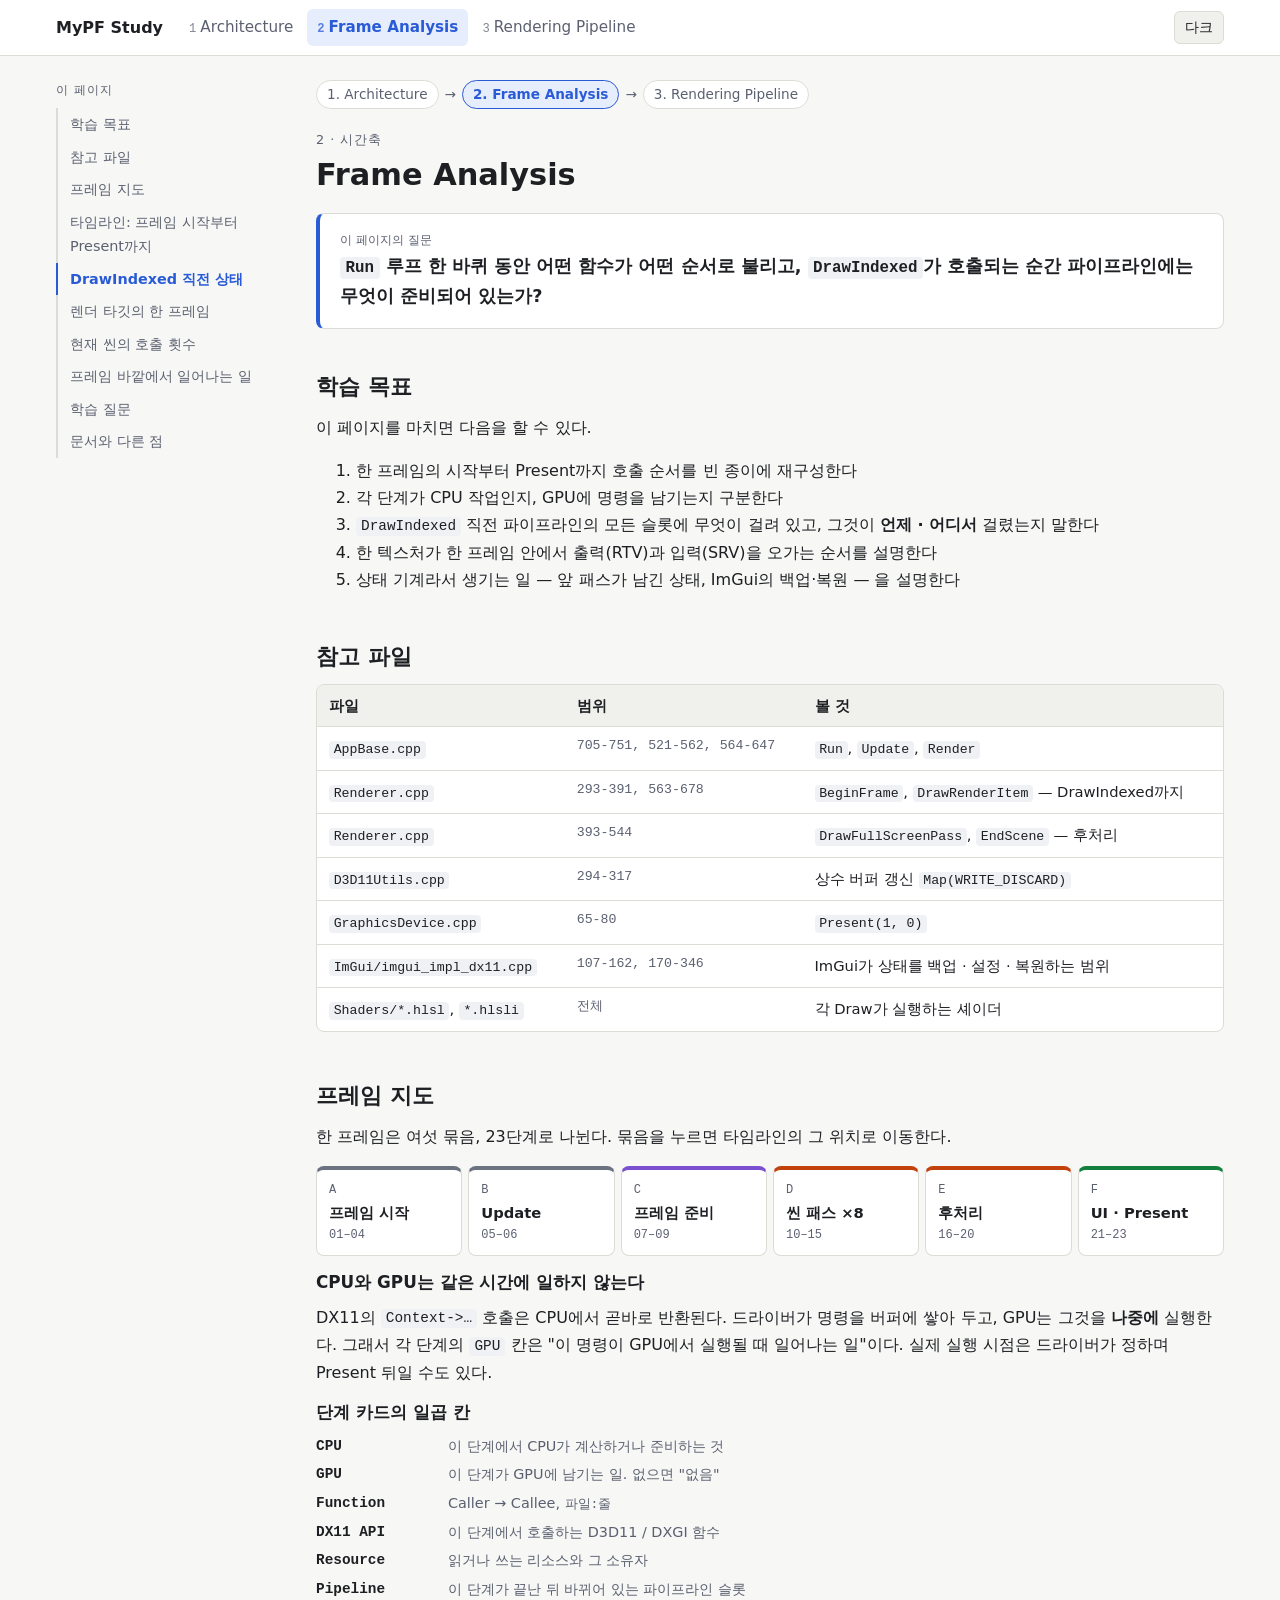
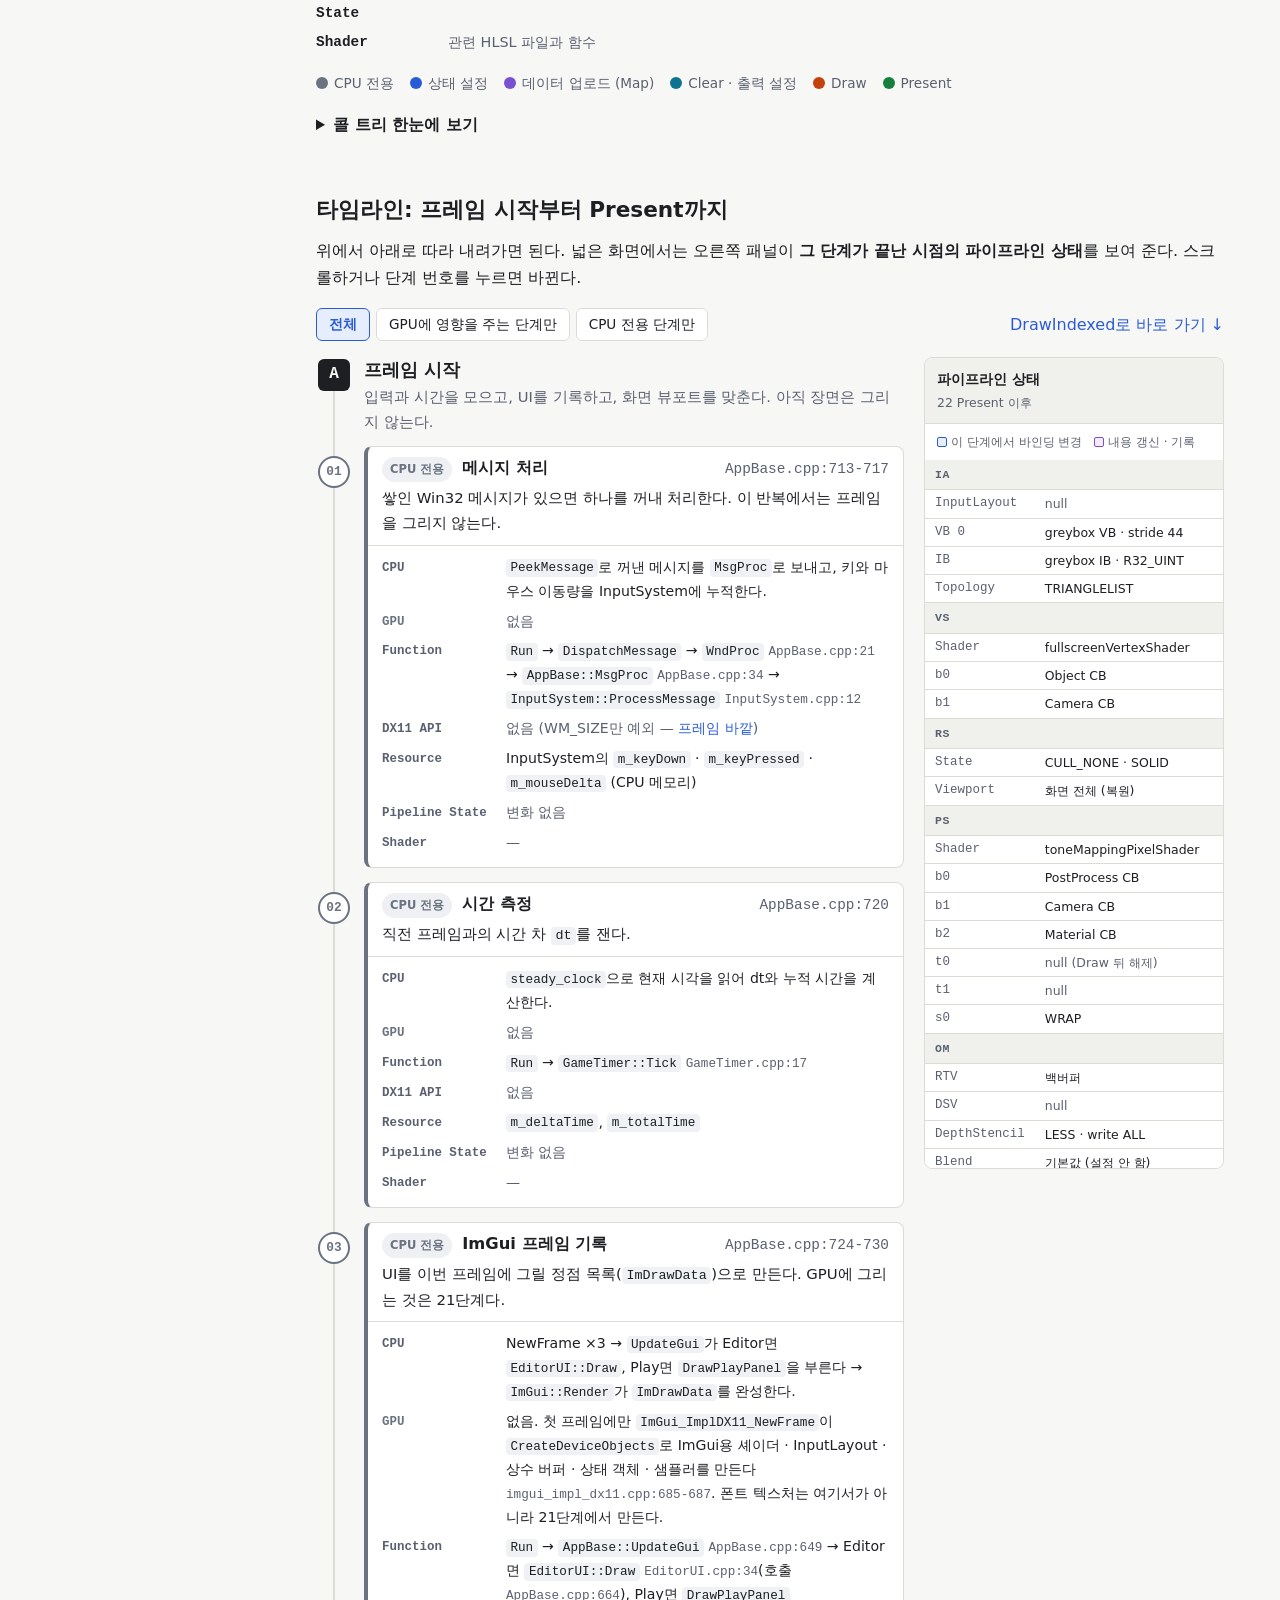
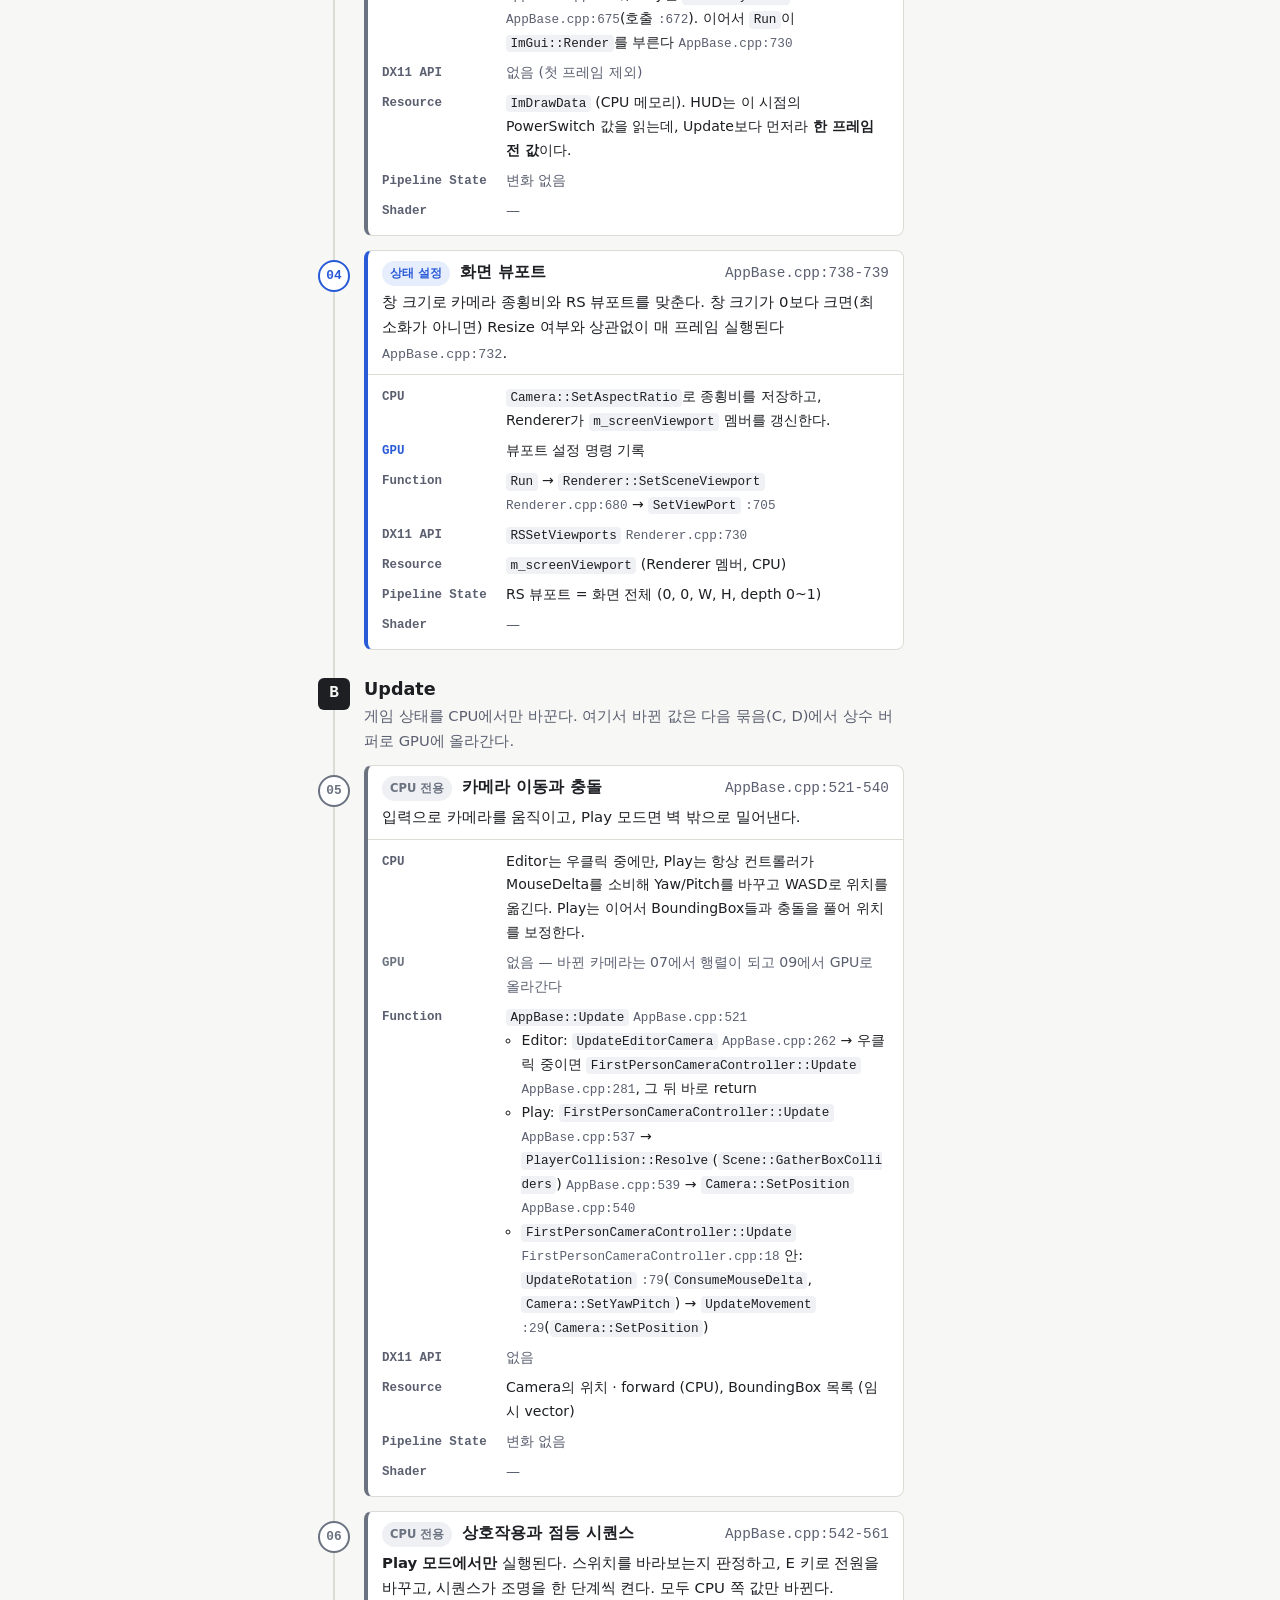
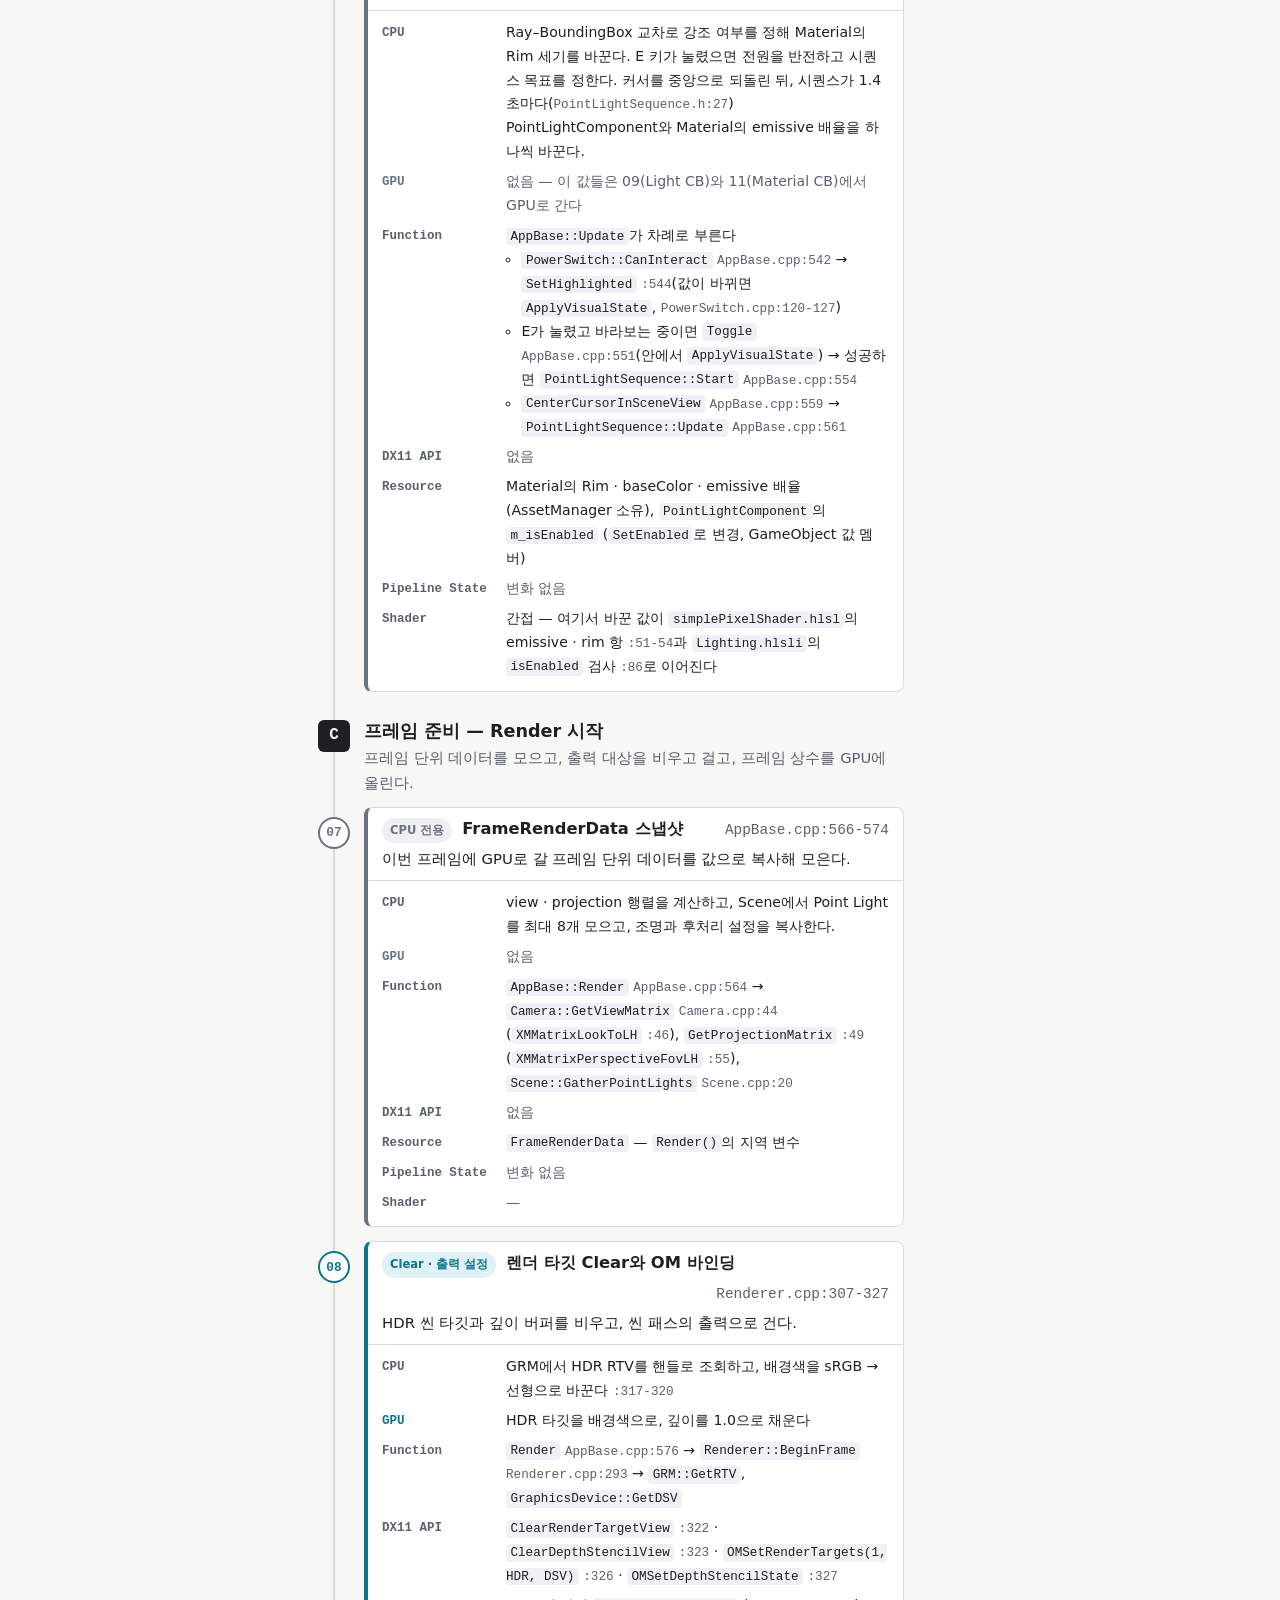
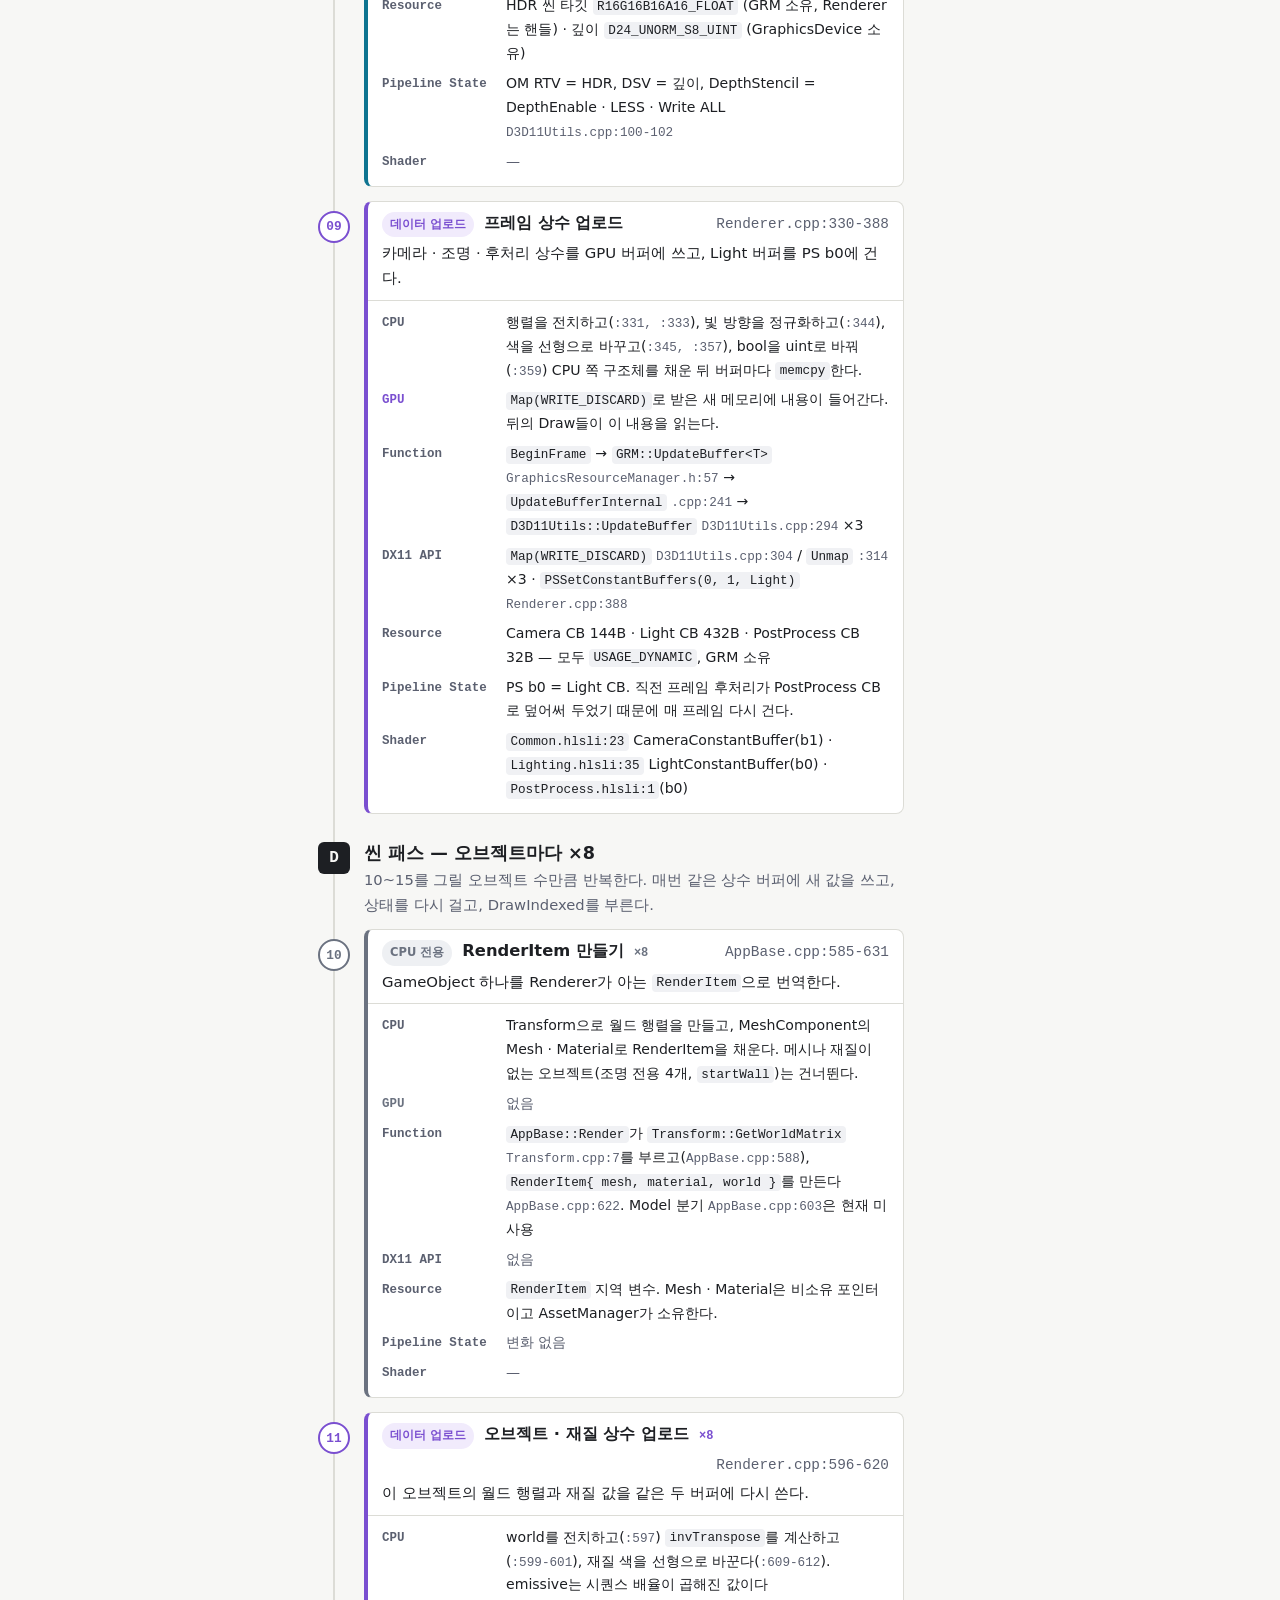
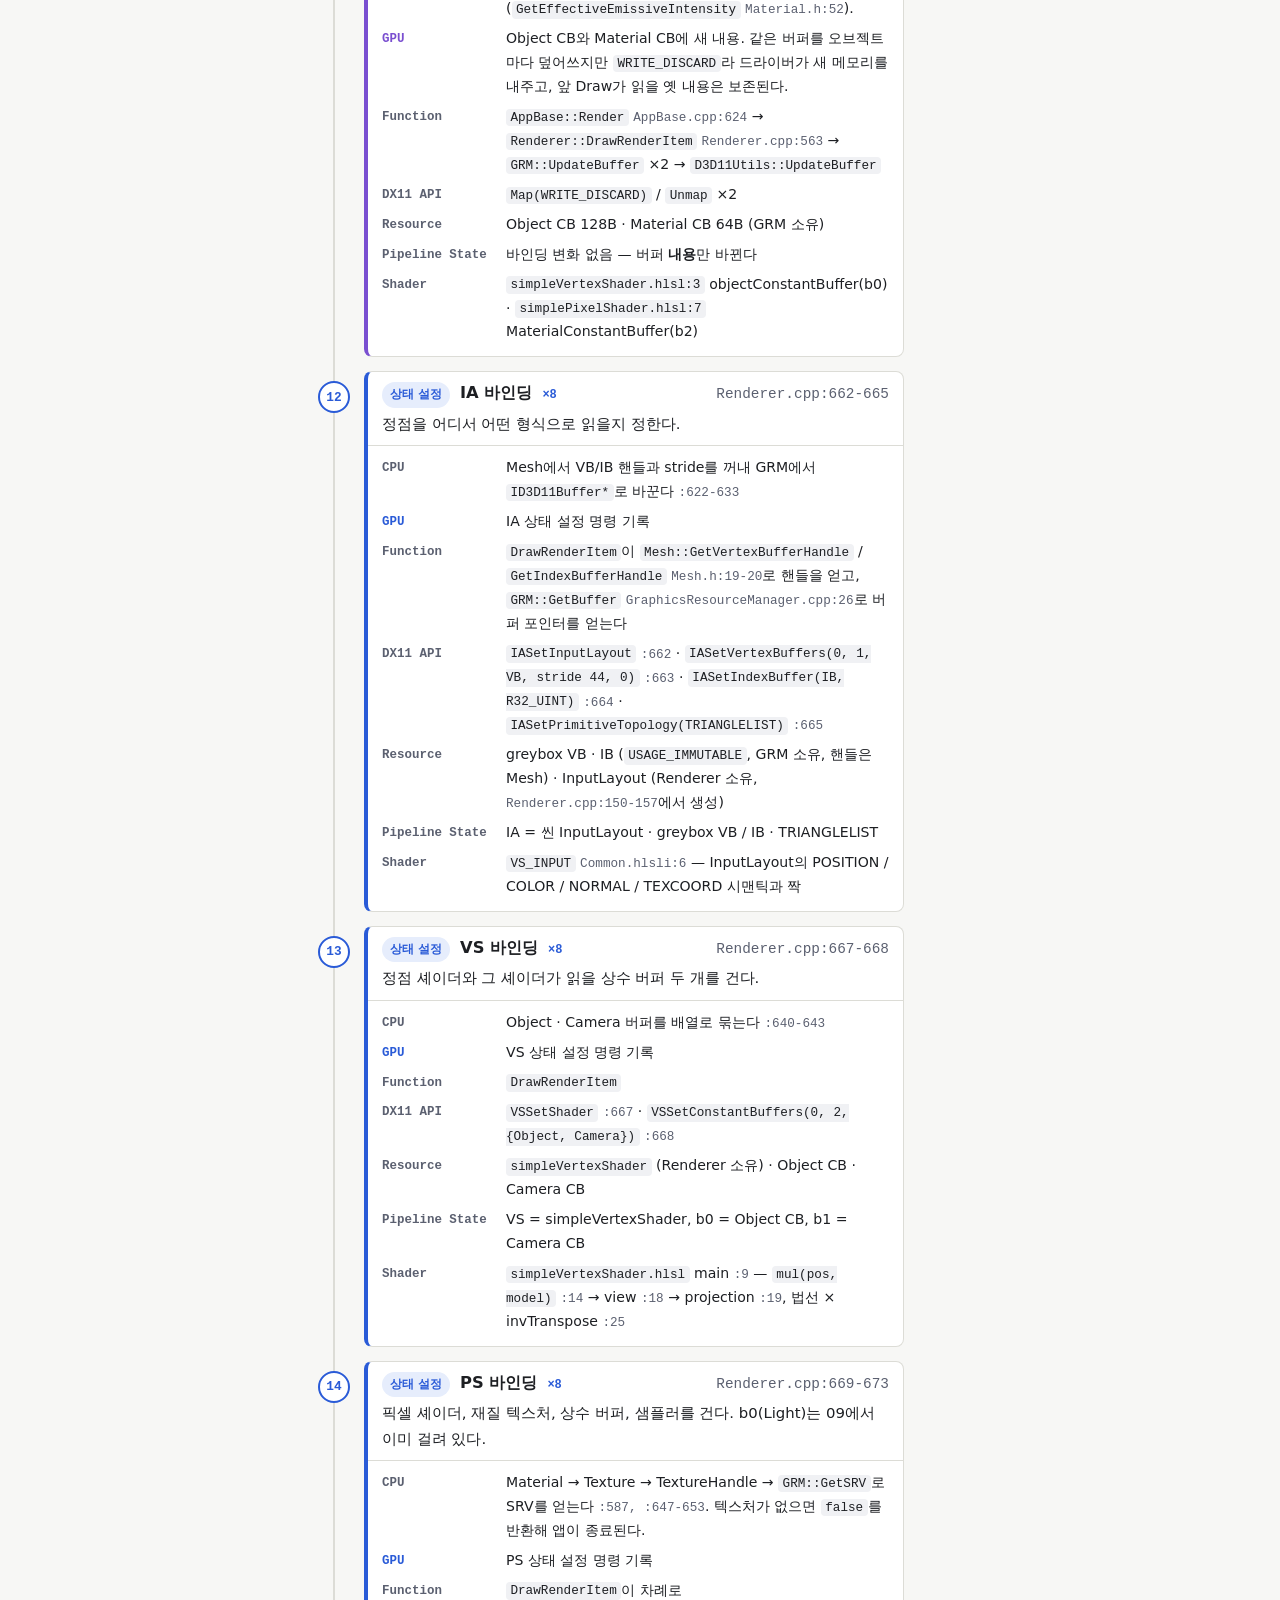
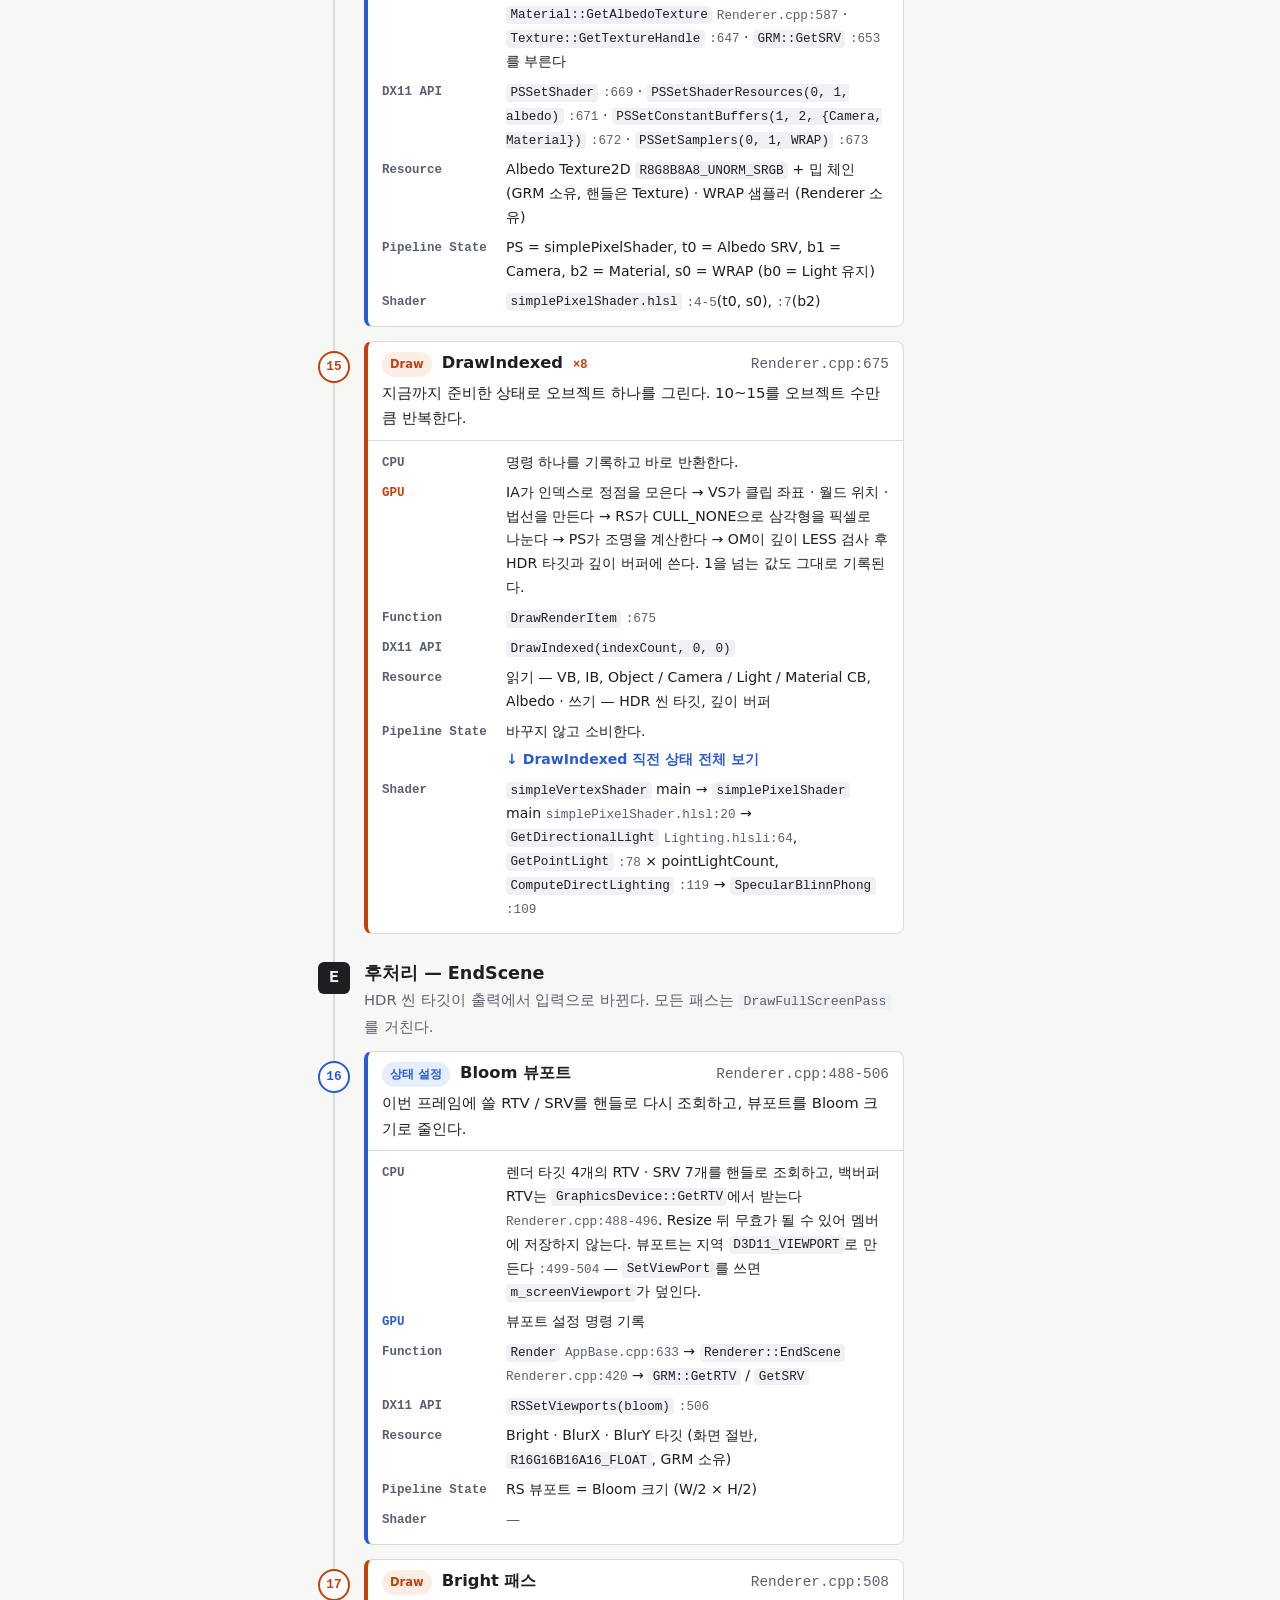
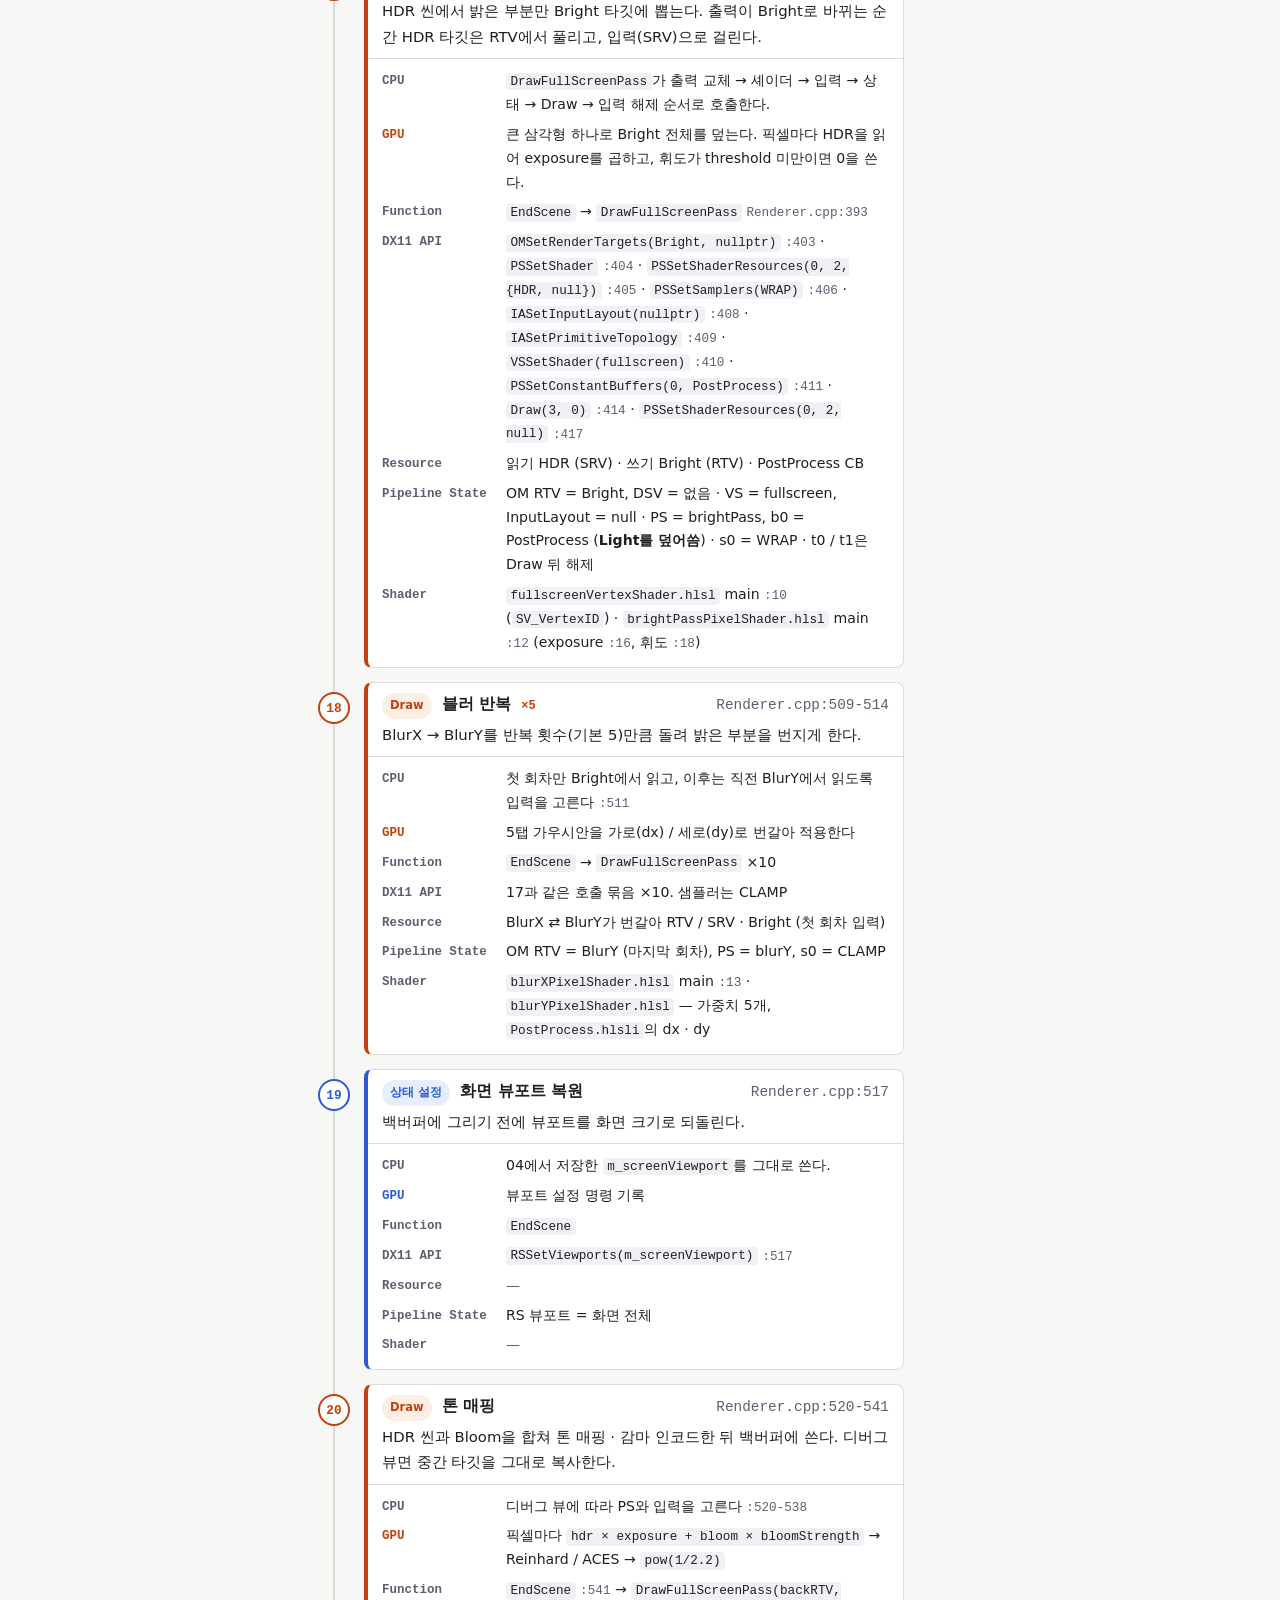
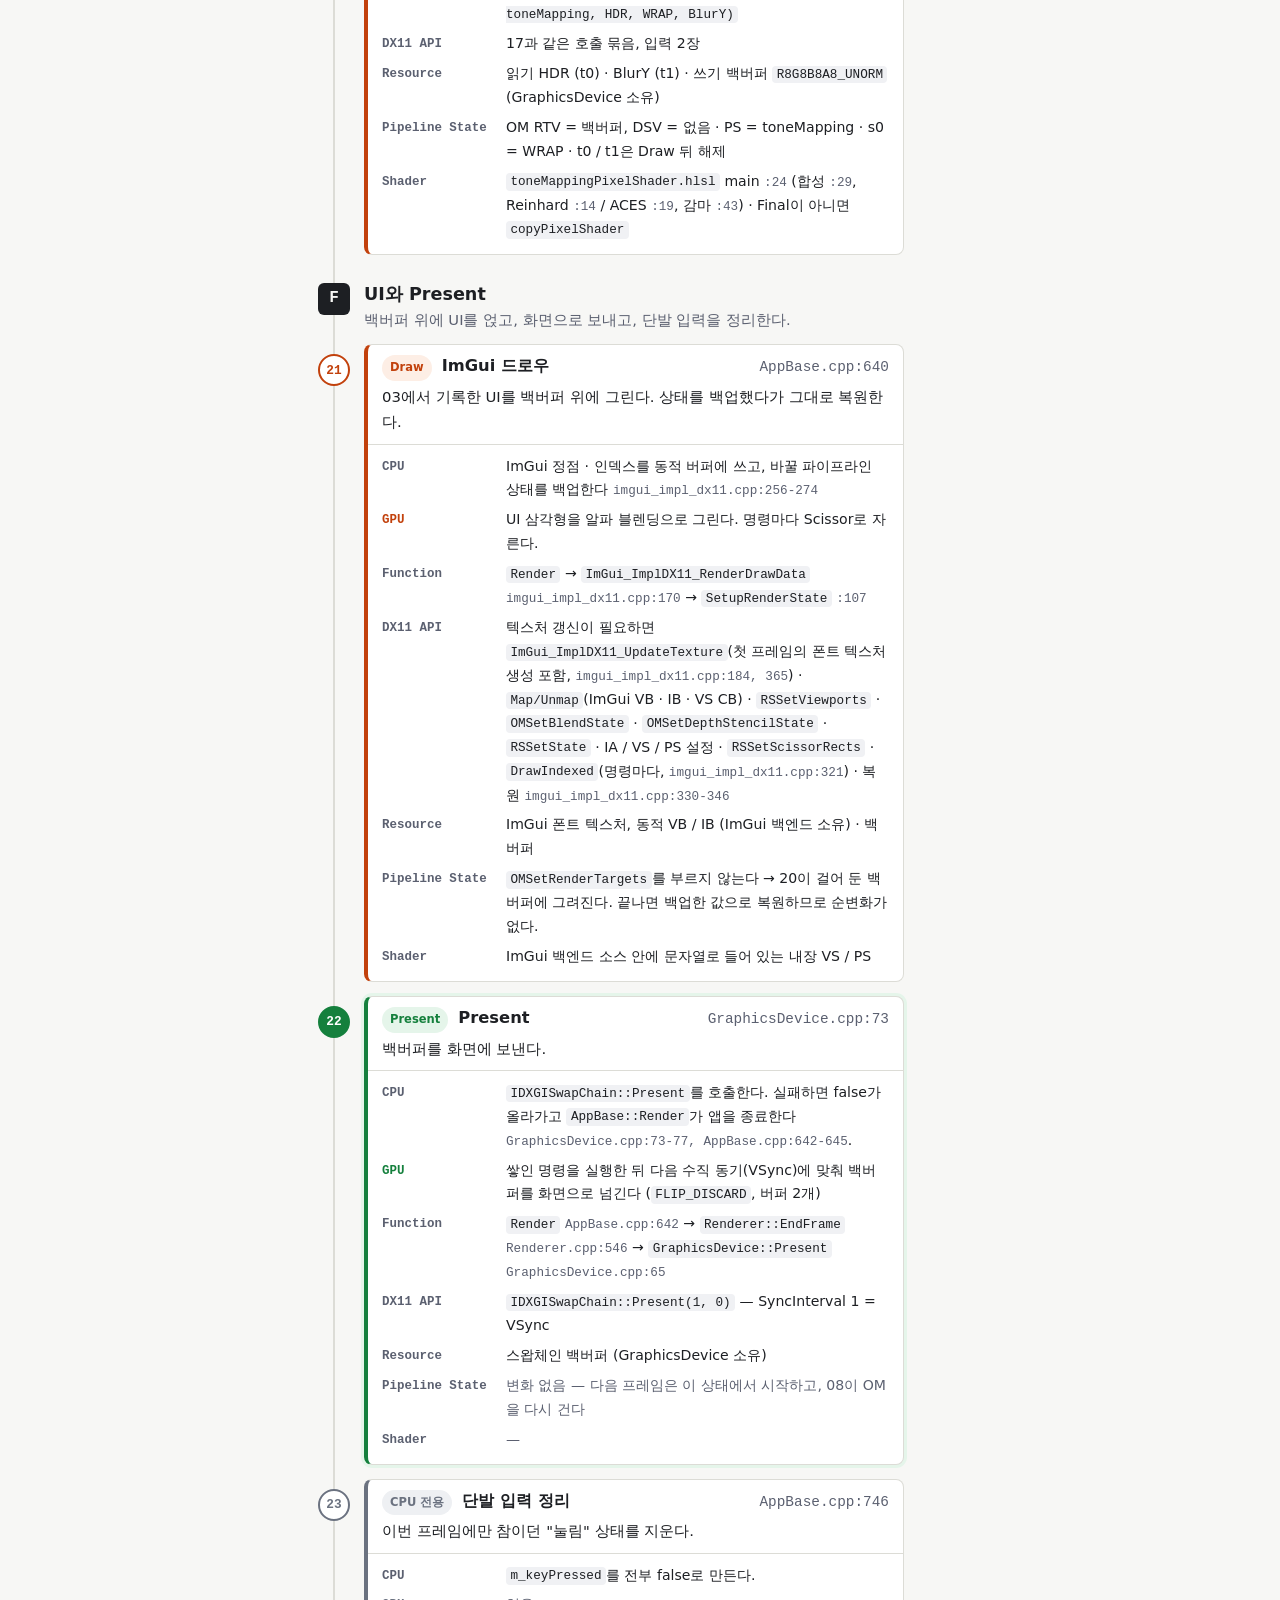
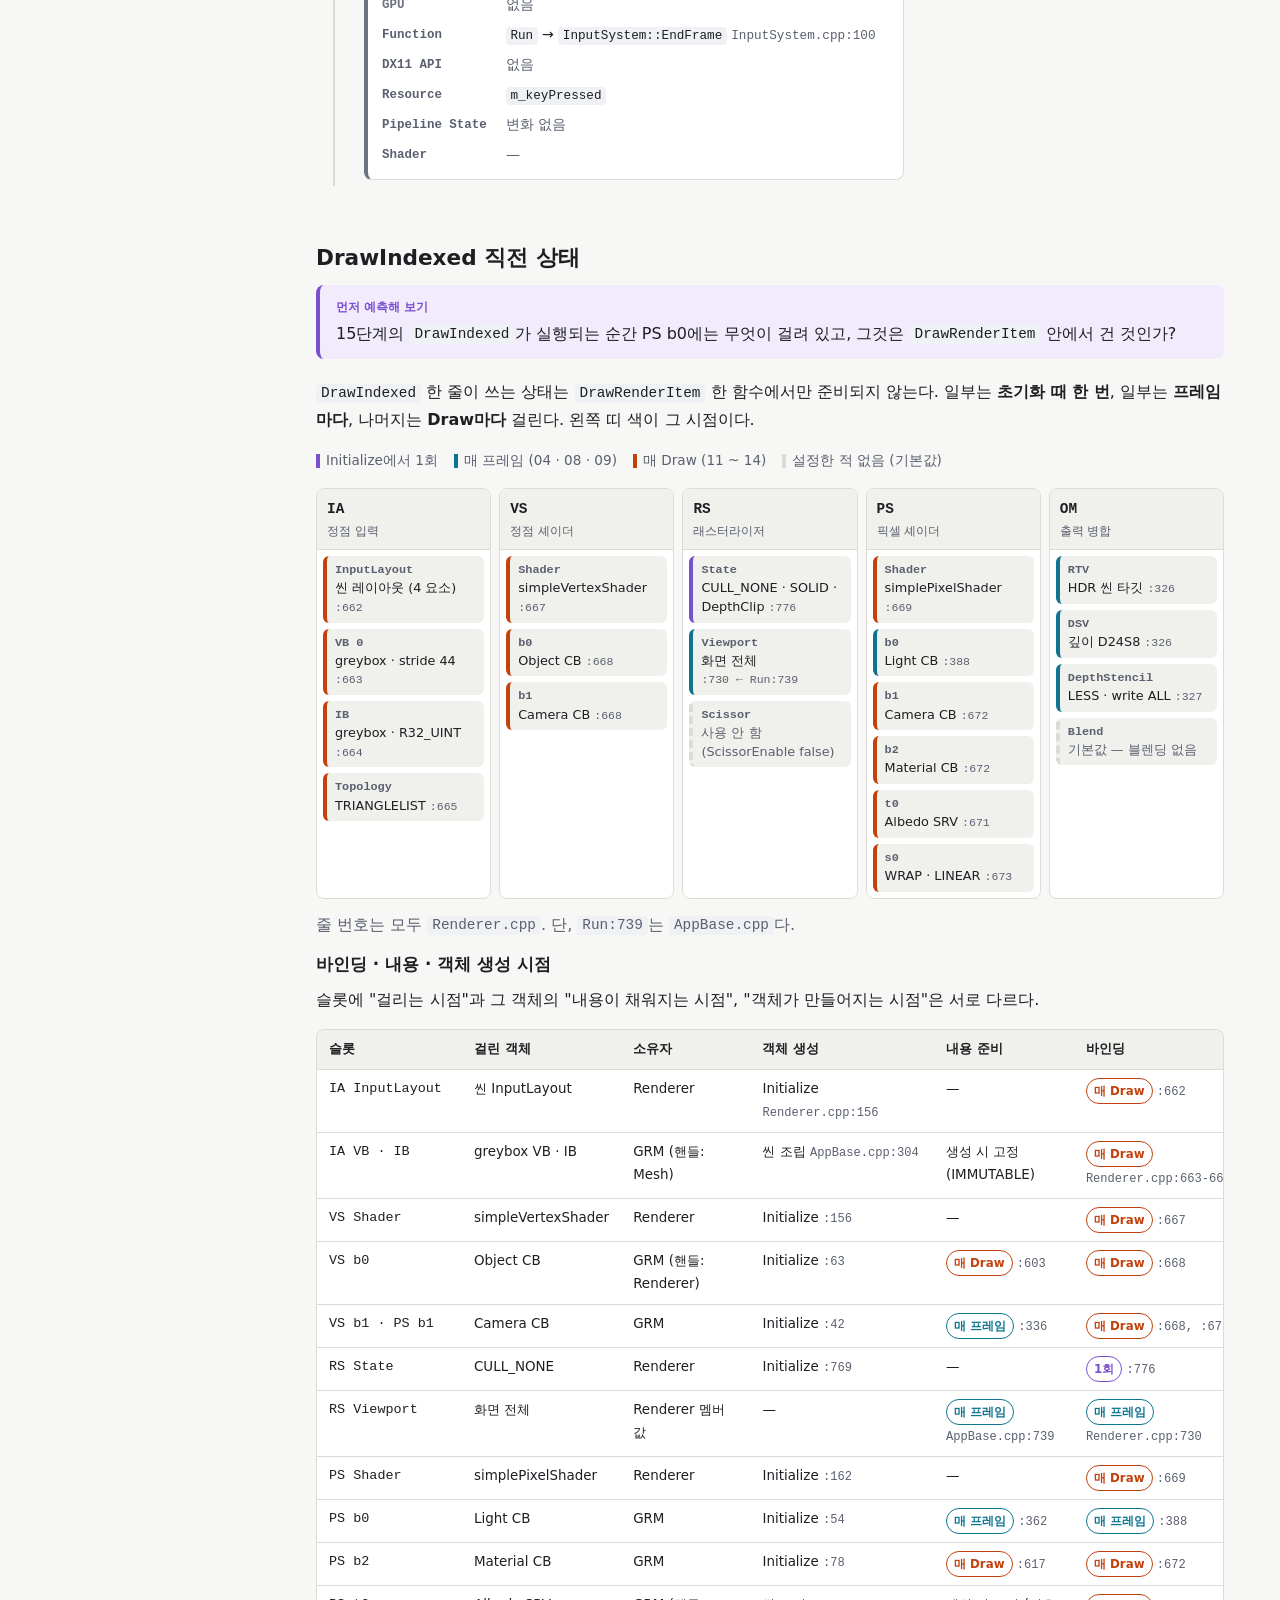
<file: study-site/frame.html>
<!doctype html>
<html lang="ko">
<head>
  <meta charset="utf-8">
  <meta name="viewport" content="width=device-width, initial-scale=1">
  <title>Frame Analysis · MyPF Study</title>
  <link rel="stylesheet" href="assets/style.css">
  <link rel="stylesheet" href="assets/frame.css">
  <script src="assets/site.js"></script>
  <script src="assets/frame.js"></script>
</head>
<body data-page="frame">
  <header id="site-header"></header>
  <noscript>
    <nav class="noscript-nav">
      <a href="index.html">MyPF Study</a> ·
      <a href="architecture.html">1. Architecture</a> ·
      <a href="frame.html">2. Frame Analysis</a> ·
      <a href="pipeline.html">3. Rendering Pipeline</a>
    </nav>
  </noscript>

  <div class="layout">
    <aside class="toc" id="toc" aria-label="이 페이지 목차"></aside>

    <main class="content">
      <ol class="path" id="path" aria-label="학습 경로"></ol>
      <div class="page-kicker">2 · 시간축</div>
      <h1>Frame Analysis</h1>
      <p class="page-question">
        <small>이 페이지의 질문</small>
        <code>Run</code> 루프 한 바퀴 동안 어떤 함수가 어떤 순서로 불리고, <code>DrawIndexed</code>가 호출되는 순간 파이프라인에는 무엇이 준비되어 있는가?
      </p>

      <!-- ===================================================== -->
      <section id="goals">
        <h2>학습 목표</h2>
        <p>이 페이지를 마치면 다음을 할 수 있다.</p>
        <ol>
          <li>한 프레임의 시작부터 Present까지 호출 순서를 빈 종이에 재구성한다</li>
          <li>각 단계가 CPU 작업인지, GPU에 명령을 남기는지 구분한다</li>
          <li><code>DrawIndexed</code> 직전 파이프라인의 모든 슬롯에 무엇이 걸려 있고, 그것이 <strong>언제 · 어디서</strong> 걸렸는지 말한다</li>
          <li>한 텍스처가 한 프레임 안에서 출력(RTV)과 입력(SRV)을 오가는 순서를 설명한다</li>
          <li>상태 기계라서 생기는 일 — 앞 패스가 남긴 상태, ImGui의 백업·복원 — 을 설명한다</li>
        </ol>
      </section>

      <!-- ===================================================== -->
      <section id="files">
        <h2>참고 파일</h2>
        <div class="table-wrap">
          <table>
            <thead><tr><th>파일</th><th>범위</th><th>볼 것</th></tr></thead>
            <tbody>
              <tr><td><code>AppBase.cpp</code></td><td class="ref">705-751, 521-562, 564-647</td><td><code>Run</code>, <code>Update</code>, <code>Render</code></td></tr>
              <tr><td><code>Renderer.cpp</code></td><td class="ref">293-391, 563-678</td><td><code>BeginFrame</code>, <code>DrawRenderItem</code> — DrawIndexed까지</td></tr>
              <tr><td><code>Renderer.cpp</code></td><td class="ref">393-544</td><td><code>DrawFullScreenPass</code>, <code>EndScene</code> — 후처리</td></tr>
              <tr><td><code>D3D11Utils.cpp</code></td><td class="ref">294-317</td><td>상수 버퍼 갱신 <code>Map(WRITE_DISCARD)</code></td></tr>
              <tr><td><code>GraphicsDevice.cpp</code></td><td class="ref">65-80</td><td><code>Present(1, 0)</code></td></tr>
              <tr><td><code>ImGui/imgui_impl_dx11.cpp</code></td><td class="ref">107-162, 170-346</td><td>ImGui가 상태를 백업 · 설정 · 복원하는 범위</td></tr>
              <tr><td><code>Shaders/*.hlsl</code>, <code>*.hlsli</code></td><td class="ref">전체</td><td>각 Draw가 실행하는 셰이더</td></tr>
            </tbody>
          </table>
        </div>
      </section>

      <!-- ===================================================== -->
      <section id="overview">
        <h2>프레임 지도</h2>
        <p>한 프레임은 여섯 묶음, 23단계로 나뉜다. 묶음을 누르면 타임라인의 그 위치로 이동한다.</p>

        <ol class="phase-bar">
          <li><a href="#phase-a" data-kind="cpu"><span class="phase-bar__letter">A</span><span class="phase-bar__title">프레임 시작</span><span class="phase-bar__steps">01–04</span></a></li>
          <li><a href="#phase-b" data-kind="cpu"><span class="phase-bar__letter">B</span><span class="phase-bar__title">Update</span><span class="phase-bar__steps">05–06</span></a></li>
          <li><a href="#phase-c" data-kind="upload"><span class="phase-bar__letter">C</span><span class="phase-bar__title">프레임 준비</span><span class="phase-bar__steps">07–09</span></a></li>
          <li><a href="#phase-d" data-kind="draw"><span class="phase-bar__letter">D</span><span class="phase-bar__title">씬 패스 ×8</span><span class="phase-bar__steps">10–15</span></a></li>
          <li><a href="#phase-e" data-kind="draw"><span class="phase-bar__letter">E</span><span class="phase-bar__title">후처리</span><span class="phase-bar__steps">16–20</span></a></li>
          <li><a href="#phase-f" data-kind="present"><span class="phase-bar__letter">F</span><span class="phase-bar__title">UI · Present</span><span class="phase-bar__steps">21–23</span></a></li>
        </ol>

        <h3>CPU와 GPU는 같은 시간에 일하지 않는다</h3>
        <p>
          DX11의 <code>Context-&gt;…</code> 호출은 CPU에서 곧바로 반환된다. 드라이버가 명령을 버퍼에 쌓아 두고, GPU는 그것을 <strong>나중에</strong> 실행한다.
          그래서 각 단계의 <code>GPU</code> 칸은 "이 명령이 GPU에서 실행될 때 일어나는 일"이다. 실제 실행 시점은 드라이버가 정하며 Present 뒤일 수도 있다.
        </p>

        <h3>단계 카드의 일곱 칸</h3>
        <dl class="field-guide">
          <dt>CPU</dt><dd>이 단계에서 CPU가 계산하거나 준비하는 것</dd>
          <dt>GPU</dt><dd>이 단계가 GPU에 남기는 일. 없으면 "없음"</dd>
          <dt>Function</dt><dd>Caller → Callee, <span class="ref">파일:줄</span></dd>
          <dt>DX11 API</dt><dd>이 단계에서 호출하는 D3D11 / DXGI 함수</dd>
          <dt>Resource</dt><dd>읽거나 쓰는 리소스와 그 소유자</dd>
          <dt>Pipeline State</dt><dd>이 단계가 끝난 뒤 바뀌어 있는 파이프라인 슬롯</dd>
          <dt>Shader</dt><dd>관련 HLSL 파일과 함수</dd>
        </dl>

        <ul class="kind-legend" aria-label="단계 종류">
          <li data-kind="cpu"><i class="kind-dot"></i>CPU 전용</li>
          <li data-kind="state"><i class="kind-dot"></i>상태 설정</li>
          <li data-kind="upload"><i class="kind-dot"></i>데이터 업로드 (Map)</li>
          <li data-kind="clear"><i class="kind-dot"></i>Clear · 출력 설정</li>
          <li data-kind="draw"><i class="kind-dot"></i>Draw</li>
          <li data-kind="present"><i class="kind-dot"></i>Present</li>
        </ul>

        <details class="calltree">
          <summary>콜 트리 한눈에 보기</summary>
          <pre><code>AppBase::Run                                         AppBase.cpp:705
├ PeekMessage → WndProc → MsgProc                    :713   01 (메시지가 있으면 이번 반복은 여기서 끝)
├ GameTimer::Tick                                    :720   02
├ ImGui NewFrame · UpdateGui · ImGui::Render         :724-730  03
├ SetAspectRatio · Renderer::SetSceneViewport        :738-739  04
├ Update(dt)                                         :742   05-06
├ Render()                                           :744
│ ├ FrameRenderData 스냅샷                           :566   07
│ ├ Renderer::BeginFrame                             :576   08-09
│ ├ for GameObject → RenderItem → DrawRenderItem     :585   10-15 ×8
│ ├ Renderer::EndScene                               :633   16-20
│ ├ ImGui_ImplDX11_RenderDrawData                    :640   21
│ └ Renderer::EndFrame → GraphicsDevice::Present     :642   22
└ InputSystem::EndFrame                              :746   23</code></pre>
        </details>
      </section>

      <!-- ===================================================== -->
      <section id="timeline">
        <h2>타임라인: 프레임 시작부터 Present까지</h2>
        <p>
          위에서 아래로 따라 내려가면 된다. 넓은 화면에서는 오른쪽 패널이 <strong>그 단계가 끝난 시점의 파이프라인 상태</strong>를 보여 준다.
          스크롤하거나 단계 번호를 누르면 바뀐다.
        </p>

        <div class="tl-toolbar" role="group" aria-label="단계 필터">
          <button type="button" class="btn" data-filter="all" aria-pressed="true">전체</button>
          <button type="button" class="btn" data-filter="gpu" aria-pressed="false">GPU에 영향을 주는 단계만</button>
          <button type="button" class="btn" data-filter="cpu" aria-pressed="false">CPU 전용 단계만</button>
          <span class="tl-toolbar__spacer"></span>
          <a href="#s15">DrawIndexed로 바로 가기 ↓</a>
        </div>

        <p class="tl-state-fallback muted">화면이 좁아 상태 패널을 숨겼다. 각 카드의 <code>Pipeline State</code> 칸과 아래 <a href="#snapshot">DrawIndexed 직전 상태</a>를 보면 된다.</p>

        <div class="tl-layout">
          <ol class="timeline">

            <!-- ============ A ============ -->
            <li class="tl-phase" id="phase-a">
              <span class="tl-phase__mark">A</span>
              <h3>프레임 시작</h3>
              <p>입력과 시간을 모으고, UI를 기록하고, 화면 뷰포트를 맞춘다. 아직 장면은 그리지 않는다.</p>
            </li>

            <li class="tl-step" id="s01" data-kind="cpu">
              <button type="button" class="tl-num" aria-label="01단계 상태 보기">01</button>
              <article class="tl-card">
                <div class="tl-card__head"><span class="tl-kind">CPU 전용</span><h3>메시지 처리</h3><span class="ref">AppBase.cpp:713-717</span></div>
                <p class="tl-summary">쌓인 Win32 메시지가 있으면 하나를 꺼내 처리한다. 이 반복에서는 프레임을 그리지 않는다.</p>
                <dl class="tl-fields">
                  <dt>CPU</dt><dd><code>PeekMessage</code>로 꺼낸 메시지를 <code>MsgProc</code>로 보내고, 키와 마우스 이동량을 InputSystem에 누적한다.</dd>
                  <dt class="f-gpu">GPU</dt><dd class="none">없음</dd>
                  <dt>Function</dt><dd><code>Run</code> → <code>DispatchMessage</code> → <code>WndProc</code> <span class="ref">AppBase.cpp:21</span> → <code>AppBase::MsgProc</code> <span class="ref">AppBase.cpp:34</span> → <code>InputSystem::ProcessMessage</code> <span class="ref">InputSystem.cpp:12</span></dd>
                  <dt>DX11 API</dt><dd class="none">없음 (WM_SIZE만 예외 — <a href="#outside">프레임 바깥</a>)</dd>
                  <dt>Resource</dt><dd>InputSystem의 <code>m_keyDown</code> · <code>m_keyPressed</code> · <code>m_mouseDelta</code> (CPU 메모리)</dd>
                  <dt>Pipeline State</dt><dd class="none">변화 없음</dd>
                  <dt>Shader</dt><dd class="none">—</dd>
                </dl>
              </article>
            </li>

            <li class="tl-step" id="s02" data-kind="cpu">
              <button type="button" class="tl-num" aria-label="02단계 상태 보기">02</button>
              <article class="tl-card">
                <div class="tl-card__head"><span class="tl-kind">CPU 전용</span><h3>시간 측정</h3><span class="ref">AppBase.cpp:720</span></div>
                <p class="tl-summary">직전 프레임과의 시간 차 <code>dt</code>를 잰다.</p>
                <dl class="tl-fields">
                  <dt>CPU</dt><dd><code>steady_clock</code>으로 현재 시각을 읽어 dt와 누적 시간을 계산한다.</dd>
                  <dt class="f-gpu">GPU</dt><dd class="none">없음</dd>
                  <dt>Function</dt><dd><code>Run</code> → <code>GameTimer::Tick</code> <span class="ref">GameTimer.cpp:17</span></dd>
                  <dt>DX11 API</dt><dd class="none">없음</dd>
                  <dt>Resource</dt><dd><code>m_deltaTime</code>, <code>m_totalTime</code></dd>
                  <dt>Pipeline State</dt><dd class="none">변화 없음</dd>
                  <dt>Shader</dt><dd class="none">—</dd>
                </dl>
              </article>
            </li>

            <li class="tl-step" id="s03" data-kind="cpu">
              <button type="button" class="tl-num" aria-label="03단계 상태 보기">03</button>
              <article class="tl-card">
                <div class="tl-card__head"><span class="tl-kind">CPU 전용</span><h3>ImGui 프레임 기록</h3><span class="ref">AppBase.cpp:724-730</span></div>
                <p class="tl-summary">UI를 이번 프레임에 그릴 정점 목록(<code>ImDrawData</code>)으로 만든다. GPU에 그리는 것은 21단계다.</p>
                <dl class="tl-fields">
                  <dt>CPU</dt><dd>NewFrame ×3 → <code>UpdateGui</code>가 Editor면 <code>EditorUI::Draw</code>, Play면 <code>DrawPlayPanel</code>을 부른다 → <code>ImGui::Render</code>가 <code>ImDrawData</code>를 완성한다.</dd>
                  <dt class="f-gpu">GPU</dt><dd>없음. 첫 프레임에만 <code>ImGui_ImplDX11_NewFrame</code>이 <code>CreateDeviceObjects</code>로 ImGui용 셰이더 · InputLayout · 상수 버퍼 · 상태 객체 · 샘플러를 만든다 <span class="ref">imgui_impl_dx11.cpp:685-687</span>. 폰트 텍스처는 여기서가 아니라 21단계에서 만든다.</dd>
                  <dt>Function</dt><dd><code>Run</code> → <code>AppBase::UpdateGui</code> <span class="ref">AppBase.cpp:649</span> → Editor면 <code>EditorUI::Draw</code> <span class="ref">EditorUI.cpp:34</span>(호출 <span class="ref">AppBase.cpp:664</span>), Play면 <code>DrawPlayPanel</code> <span class="ref">AppBase.cpp:675</span>(호출 <span class="ref">:672</span>). 이어서 <code>Run</code>이 <code>ImGui::Render</code>를 부른다 <span class="ref">AppBase.cpp:730</span></dd>
                  <dt>DX11 API</dt><dd class="none">없음 (첫 프레임 제외)</dd>
                  <dt>Resource</dt><dd><code>ImDrawData</code> (CPU 메모리). HUD는 이 시점의 PowerSwitch 값을 읽는데, Update보다 먼저라 <strong>한 프레임 전 값</strong>이다.</dd>
                  <dt>Pipeline State</dt><dd class="none">변화 없음</dd>
                  <dt>Shader</dt><dd class="none">—</dd>
                </dl>
              </article>
            </li>

            <li class="tl-step" id="s04" data-kind="state">
              <button type="button" class="tl-num" aria-label="04단계 상태 보기">04</button>
              <article class="tl-card">
                <div class="tl-card__head"><span class="tl-kind">상태 설정</span><h3>화면 뷰포트</h3><span class="ref">AppBase.cpp:738-739</span></div>
                <p class="tl-summary">창 크기로 카메라 종횡비와 RS 뷰포트를 맞춘다. 창 크기가 0보다 크면(최소화가 아니면) Resize 여부와 상관없이 매 프레임 실행된다 <span class="ref">AppBase.cpp:732</span>.</p>
                <dl class="tl-fields">
                  <dt>CPU</dt><dd><code>Camera::SetAspectRatio</code>로 종횡비를 저장하고, Renderer가 <code>m_screenViewport</code> 멤버를 갱신한다.</dd>
                  <dt class="f-gpu">GPU</dt><dd>뷰포트 설정 명령 기록</dd>
                  <dt>Function</dt><dd><code>Run</code> → <code>Renderer::SetSceneViewport</code> <span class="ref">Renderer.cpp:680</span> → <code>SetViewPort</code> <span class="ref">:705</span></dd>
                  <dt>DX11 API</dt><dd><code>RSSetViewports</code> <span class="ref">Renderer.cpp:730</span></dd>
                  <dt>Resource</dt><dd><code>m_screenViewport</code> (Renderer 멤버, CPU)</dd>
                  <dt>Pipeline State</dt><dd>RS 뷰포트 = 화면 전체 (0, 0, W, H, depth 0~1)</dd>
                  <dt>Shader</dt><dd class="none">—</dd>
                </dl>
              </article>
            </li>

            <!-- ============ B ============ -->
            <li class="tl-phase" id="phase-b">
              <span class="tl-phase__mark">B</span>
              <h3>Update</h3>
              <p>게임 상태를 CPU에서만 바꾼다. 여기서 바뀐 값은 다음 묶음(C, D)에서 상수 버퍼로 GPU에 올라간다.</p>
            </li>

            <li class="tl-step" id="s05" data-kind="cpu">
              <button type="button" class="tl-num" aria-label="05단계 상태 보기">05</button>
              <article class="tl-card">
                <div class="tl-card__head"><span class="tl-kind">CPU 전용</span><h3>카메라 이동과 충돌</h3><span class="ref">AppBase.cpp:521-540</span></div>
                <p class="tl-summary">입력으로 카메라를 움직이고, Play 모드면 벽 밖으로 밀어낸다.</p>
                <dl class="tl-fields">
                  <dt>CPU</dt><dd>Editor는 우클릭 중에만, Play는 항상 컨트롤러가 MouseDelta를 소비해 Yaw/Pitch를 바꾸고 WASD로 위치를 옮긴다. Play는 이어서 BoundingBox들과 충돌을 풀어 위치를 보정한다.</dd>
                  <dt class="f-gpu">GPU</dt><dd class="none">없음 — 바뀐 카메라는 07에서 행렬이 되고 09에서 GPU로 올라간다</dd>
                  <dt>Function</dt><dd>
                    <code>AppBase::Update</code> <span class="ref">AppBase.cpp:521</span>
                    <ul>
                      <li>Editor: <code>UpdateEditorCamera</code> <span class="ref">AppBase.cpp:262</span> → 우클릭 중이면 <code>FirstPersonCameraController::Update</code> <span class="ref">AppBase.cpp:281</span>, 그 뒤 바로 return</li>
                      <li>Play: <code>FirstPersonCameraController::Update</code> <span class="ref">AppBase.cpp:537</span> → <code>PlayerCollision::Resolve</code>(<code>Scene::GatherBoxColliders</code>) <span class="ref">AppBase.cpp:539</span> → <code>Camera::SetPosition</code> <span class="ref">AppBase.cpp:540</span></li>
                      <li><code>FirstPersonCameraController::Update</code> <span class="ref">FirstPersonCameraController.cpp:18</span> 안: <code>UpdateRotation</code> <span class="ref">:79</span>(<code>ConsumeMouseDelta</code>, <code>Camera::SetYawPitch</code>) → <code>UpdateMovement</code> <span class="ref">:29</span>(<code>Camera::SetPosition</code>)</li>
                    </ul>
                  </dd>
                  <dt>DX11 API</dt><dd class="none">없음</dd>
                  <dt>Resource</dt><dd>Camera의 위치 · forward (CPU), BoundingBox 목록 (임시 vector)</dd>
                  <dt>Pipeline State</dt><dd class="none">변화 없음</dd>
                  <dt>Shader</dt><dd class="none">—</dd>
                </dl>
              </article>
            </li>

            <li class="tl-step" id="s06" data-kind="cpu">
              <button type="button" class="tl-num" aria-label="06단계 상태 보기">06</button>
              <article class="tl-card">
                <div class="tl-card__head"><span class="tl-kind">CPU 전용</span><h3>상호작용과 점등 시퀀스</h3><span class="ref">AppBase.cpp:542-561</span></div>
                <p class="tl-summary"><strong>Play 모드에서만</strong> 실행된다. 스위치를 바라보는지 판정하고, E 키로 전원을 바꾸고, 시퀀스가 조명을 한 단계씩 켠다. 모두 CPU 쪽 값만 바뀐다.</p>
                <dl class="tl-fields">
                  <dt>CPU</dt><dd>Ray–BoundingBox 교차로 강조 여부를 정해 Material의 Rim 세기를 바꾼다. E 키가 눌렸으면 전원을 반전하고 시퀀스 목표를 정한다. 커서를 중앙으로 되돌린 뒤, 시퀀스가 1.4초마다(<span class="ref">PointLightSequence.h:27</span>) PointLightComponent와 Material의 emissive 배율을 하나씩 바꾼다.</dd>
                  <dt class="f-gpu">GPU</dt><dd class="none">없음 — 이 값들은 09(Light CB)와 11(Material CB)에서 GPU로 간다</dd>
                  <dt>Function</dt><dd>
                    <code>AppBase::Update</code>가 차례로 부른다
                    <ul>
                      <li><code>PowerSwitch::CanInteract</code> <span class="ref">AppBase.cpp:542</span> → <code>SetHighlighted</code> <span class="ref">:544</span>(값이 바뀌면 <code>ApplyVisualState</code>, <span class="ref">PowerSwitch.cpp:120-127</span>)</li>
                      <li>E가 눌렸고 바라보는 중이면 <code>Toggle</code> <span class="ref">AppBase.cpp:551</span>(안에서 <code>ApplyVisualState</code>) → 성공하면 <code>PointLightSequence::Start</code> <span class="ref">AppBase.cpp:554</span></li>
                      <li><code>CenterCursorInSceneView</code> <span class="ref">AppBase.cpp:559</span> → <code>PointLightSequence::Update</code> <span class="ref">AppBase.cpp:561</span></li>
                    </ul>
                  </dd>
                  <dt>DX11 API</dt><dd class="none">없음</dd>
                  <dt>Resource</dt><dd>Material의 Rim · baseColor · emissive 배율 (AssetManager 소유), <code>PointLightComponent</code>의 <code>m_isEnabled</code> (<code>SetEnabled</code>로 변경, GameObject 값 멤버)</dd>
                  <dt>Pipeline State</dt><dd class="none">변화 없음</dd>
                  <dt>Shader</dt><dd>간접 — 여기서 바꾼 값이 <code>simplePixelShader.hlsl</code>의 emissive · rim 항 <span class="ref">:51-54</span>과 <code>Lighting.hlsli</code>의 <code>isEnabled</code> 검사 <span class="ref">:86</span>로 이어진다</dd>
                </dl>
              </article>
            </li>

            <!-- ============ C ============ -->
            <li class="tl-phase" id="phase-c">
              <span class="tl-phase__mark">C</span>
              <h3>프레임 준비 — Render 시작</h3>
              <p>프레임 단위 데이터를 모으고, 출력 대상을 비우고 걸고, 프레임 상수를 GPU에 올린다.</p>
            </li>

            <li class="tl-step" id="s07" data-kind="cpu">
              <button type="button" class="tl-num" aria-label="07단계 상태 보기">07</button>
              <article class="tl-card">
                <div class="tl-card__head"><span class="tl-kind">CPU 전용</span><h3>FrameRenderData 스냅샷</h3><span class="ref">AppBase.cpp:566-574</span></div>
                <p class="tl-summary">이번 프레임에 GPU로 갈 프레임 단위 데이터를 값으로 복사해 모은다.</p>
                <dl class="tl-fields">
                  <dt>CPU</dt><dd>view · projection 행렬을 계산하고, Scene에서 Point Light를 최대 8개 모으고, 조명과 후처리 설정을 복사한다.</dd>
                  <dt class="f-gpu">GPU</dt><dd class="none">없음</dd>
                  <dt>Function</dt><dd><code>AppBase::Render</code> <span class="ref">AppBase.cpp:564</span> → <code>Camera::GetViewMatrix</code> <span class="ref">Camera.cpp:44</span> (<code>XMMatrixLookToLH</code> <span class="ref">:46</span>), <code>GetProjectionMatrix</code> <span class="ref">:49</span> (<code>XMMatrixPerspectiveFovLH</code> <span class="ref">:55</span>), <code>Scene::GatherPointLights</code> <span class="ref">Scene.cpp:20</span></dd>
                  <dt>DX11 API</dt><dd class="none">없음</dd>
                  <dt>Resource</dt><dd><code>FrameRenderData</code> — <code>Render()</code>의 지역 변수</dd>
                  <dt>Pipeline State</dt><dd class="none">변화 없음</dd>
                  <dt>Shader</dt><dd class="none">—</dd>
                </dl>
              </article>
            </li>

            <li class="tl-step" id="s08" data-kind="clear">
              <button type="button" class="tl-num" aria-label="08단계 상태 보기">08</button>
              <article class="tl-card">
                <div class="tl-card__head"><span class="tl-kind">Clear · 출력 설정</span><h3>렌더 타깃 Clear와 OM 바인딩</h3><span class="ref">Renderer.cpp:307-327</span></div>
                <p class="tl-summary">HDR 씬 타깃과 깊이 버퍼를 비우고, 씬 패스의 출력으로 건다.</p>
                <dl class="tl-fields">
                  <dt>CPU</dt><dd>GRM에서 HDR RTV를 핸들로 조회하고, 배경색을 sRGB → 선형으로 바꾼다 <span class="ref">:317-320</span></dd>
                  <dt class="f-gpu">GPU</dt><dd>HDR 타깃을 배경색으로, 깊이를 1.0으로 채운다</dd>
                  <dt>Function</dt><dd><code>Render</code> <span class="ref">AppBase.cpp:576</span> → <code>Renderer::BeginFrame</code> <span class="ref">Renderer.cpp:293</span> → <code>GRM::GetRTV</code>, <code>GraphicsDevice::GetDSV</code></dd>
                  <dt>DX11 API</dt><dd><code>ClearRenderTargetView</code> <span class="ref">:322</span> · <code>ClearDepthStencilView</code> <span class="ref">:323</span> · <code>OMSetRenderTargets(1, HDR, DSV)</code> <span class="ref">:326</span> · <code>OMSetDepthStencilState</code> <span class="ref">:327</span></dd>
                  <dt>Resource</dt><dd>HDR 씬 타깃 <code>R16G16B16A16_FLOAT</code> (GRM 소유, Renderer는 핸들) · 깊이 <code>D24_UNORM_S8_UINT</code> (GraphicsDevice 소유)</dd>
                  <dt>Pipeline State</dt><dd>OM RTV = HDR, DSV = 깊이, DepthStencil = DepthEnable · LESS · Write ALL <span class="ref">D3D11Utils.cpp:100-102</span></dd>
                  <dt>Shader</dt><dd class="none">—</dd>
                </dl>
              </article>
            </li>

            <li class="tl-step" id="s09" data-kind="upload">
              <button type="button" class="tl-num" aria-label="09단계 상태 보기">09</button>
              <article class="tl-card">
                <div class="tl-card__head"><span class="tl-kind">데이터 업로드</span><h3>프레임 상수 업로드</h3><span class="ref">Renderer.cpp:330-388</span></div>
                <p class="tl-summary">카메라 · 조명 · 후처리 상수를 GPU 버퍼에 쓰고, Light 버퍼를 PS b0에 건다.</p>
                <dl class="tl-fields">
                  <dt>CPU</dt><dd>행렬을 전치하고(<span class="ref">:331, :333</span>), 빛 방향을 정규화하고(<span class="ref">:344</span>), 색을 선형으로 바꾸고(<span class="ref">:345, :357</span>), bool을 uint로 바꿔(<span class="ref">:359</span>) CPU 쪽 구조체를 채운 뒤 버퍼마다 <code>memcpy</code>한다.</dd>
                  <dt class="f-gpu">GPU</dt><dd><code>Map(WRITE_DISCARD)</code>로 받은 새 메모리에 내용이 들어간다. 뒤의 Draw들이 이 내용을 읽는다.</dd>
                  <dt>Function</dt><dd><code>BeginFrame</code> → <code>GRM::UpdateBuffer&lt;T&gt;</code> <span class="ref">GraphicsResourceManager.h:57</span> → <code>UpdateBufferInternal</code> <span class="ref">.cpp:241</span> → <code>D3D11Utils::UpdateBuffer</code> <span class="ref">D3D11Utils.cpp:294</span> ×3</dd>
                  <dt>DX11 API</dt><dd><code>Map(WRITE_DISCARD)</code> <span class="ref">D3D11Utils.cpp:304</span> / <code>Unmap</code> <span class="ref">:314</span> ×3 · <code>PSSetConstantBuffers(0, 1, Light)</code> <span class="ref">Renderer.cpp:388</span></dd>
                  <dt>Resource</dt><dd>Camera CB 144B · Light CB 432B · PostProcess CB 32B — 모두 <code>USAGE_DYNAMIC</code>, GRM 소유</dd>
                  <dt>Pipeline State</dt><dd>PS b0 = Light CB. 직전 프레임 후처리가 PostProcess CB로 덮어써 두었기 때문에 매 프레임 다시 건다.</dd>
                  <dt>Shader</dt><dd><code>Common.hlsli:23</code> CameraConstantBuffer(b1) · <code>Lighting.hlsli:35</code> LightConstantBuffer(b0) · <code>PostProcess.hlsli:1</code>(b0)</dd>
                </dl>
              </article>
            </li>

            <!-- ============ D ============ -->
            <li class="tl-phase" id="phase-d">
              <span class="tl-phase__mark">D</span>
              <h3>씬 패스 — 오브젝트마다 ×8</h3>
              <p>10~15를 그릴 오브젝트 수만큼 반복한다. 매번 같은 상수 버퍼에 새 값을 쓰고, 상태를 다시 걸고, DrawIndexed를 부른다.</p>
            </li>

            <li class="tl-step" id="s10" data-kind="cpu">
              <button type="button" class="tl-num" aria-label="10단계 상태 보기">10</button>
              <article class="tl-card">
                <div class="tl-card__head"><span class="tl-kind">CPU 전용</span><h3>RenderItem 만들기</h3><span class="tl-repeat">×8</span><span class="ref">AppBase.cpp:585-631</span></div>
                <p class="tl-summary">GameObject 하나를 Renderer가 아는 <code>RenderItem</code>으로 번역한다.</p>
                <dl class="tl-fields">
                  <dt>CPU</dt><dd>Transform으로 월드 행렬을 만들고, MeshComponent의 Mesh · Material로 RenderItem을 채운다. 메시나 재질이 없는 오브젝트(조명 전용 4개, <code>startWall</code>)는 건너뛴다.</dd>
                  <dt class="f-gpu">GPU</dt><dd class="none">없음</dd>
                  <dt>Function</dt><dd><code>AppBase::Render</code>가 <code>Transform::GetWorldMatrix</code> <span class="ref">Transform.cpp:7</span>를 부르고(<span class="ref">AppBase.cpp:588</span>), <code>RenderItem{ mesh, material, world }</code>를 만든다 <span class="ref">AppBase.cpp:622</span>. Model 분기 <span class="ref">AppBase.cpp:603</span>은 현재 미사용</dd>
                  <dt>DX11 API</dt><dd class="none">없음</dd>
                  <dt>Resource</dt><dd><code>RenderItem</code> 지역 변수. Mesh · Material은 비소유 포인터이고 AssetManager가 소유한다.</dd>
                  <dt>Pipeline State</dt><dd class="none">변화 없음</dd>
                  <dt>Shader</dt><dd class="none">—</dd>
                </dl>
              </article>
            </li>

            <li class="tl-step" id="s11" data-kind="upload">
              <button type="button" class="tl-num" aria-label="11단계 상태 보기">11</button>
              <article class="tl-card">
                <div class="tl-card__head"><span class="tl-kind">데이터 업로드</span><h3>오브젝트 · 재질 상수 업로드</h3><span class="tl-repeat">×8</span><span class="ref">Renderer.cpp:596-620</span></div>
                <p class="tl-summary">이 오브젝트의 월드 행렬과 재질 값을 같은 두 버퍼에 다시 쓴다.</p>
                <dl class="tl-fields">
                  <dt>CPU</dt><dd>world를 전치하고(<span class="ref">:597</span>) <code>invTranspose</code>를 계산하고(<span class="ref">:599-601</span>), 재질 색을 선형으로 바꾼다(<span class="ref">:609-612</span>). emissive는 시퀀스 배율이 곱해진 값이다(<code>GetEffectiveEmissiveIntensity</code> <span class="ref">Material.h:52</span>).</dd>
                  <dt class="f-gpu">GPU</dt><dd>Object CB와 Material CB에 새 내용. 같은 버퍼를 오브젝트마다 덮어쓰지만 <code>WRITE_DISCARD</code>라 드라이버가 새 메모리를 내주고, 앞 Draw가 읽을 옛 내용은 보존된다.</dd>
                  <dt>Function</dt><dd><code>AppBase::Render</code> <span class="ref">AppBase.cpp:624</span> → <code>Renderer::DrawRenderItem</code> <span class="ref">Renderer.cpp:563</span> → <code>GRM::UpdateBuffer</code> ×2 → <code>D3D11Utils::UpdateBuffer</code></dd>
                  <dt>DX11 API</dt><dd><code>Map(WRITE_DISCARD)</code> / <code>Unmap</code> ×2</dd>
                  <dt>Resource</dt><dd>Object CB 128B · Material CB 64B (GRM 소유)</dd>
                  <dt>Pipeline State</dt><dd>바인딩 변화 없음 — 버퍼 <strong>내용</strong>만 바뀐다</dd>
                  <dt>Shader</dt><dd><code>simpleVertexShader.hlsl:3</code> objectConstantBuffer(b0) · <code>simplePixelShader.hlsl:7</code> MaterialConstantBuffer(b2)</dd>
                </dl>
              </article>
            </li>

            <li class="tl-step" id="s12" data-kind="state">
              <button type="button" class="tl-num" aria-label="12단계 상태 보기">12</button>
              <article class="tl-card">
                <div class="tl-card__head"><span class="tl-kind">상태 설정</span><h3>IA 바인딩</h3><span class="tl-repeat">×8</span><span class="ref">Renderer.cpp:662-665</span></div>
                <p class="tl-summary">정점을 어디서 어떤 형식으로 읽을지 정한다.</p>
                <dl class="tl-fields">
                  <dt>CPU</dt><dd>Mesh에서 VB/IB 핸들과 stride를 꺼내 GRM에서 <code>ID3D11Buffer*</code>로 바꾼다 <span class="ref">:622-633</span></dd>
                  <dt class="f-gpu">GPU</dt><dd>IA 상태 설정 명령 기록</dd>
                  <dt>Function</dt><dd><code>DrawRenderItem</code>이 <code>Mesh::GetVertexBufferHandle</code> / <code>GetIndexBufferHandle</code> <span class="ref">Mesh.h:19-20</span>로 핸들을 얻고, <code>GRM::GetBuffer</code> <span class="ref">GraphicsResourceManager.cpp:26</span>로 버퍼 포인터를 얻는다</dd>
                  <dt>DX11 API</dt><dd><code>IASetInputLayout</code> <span class="ref">:662</span> · <code>IASetVertexBuffers(0, 1, VB, stride 44, 0)</code> <span class="ref">:663</span> · <code>IASetIndexBuffer(IB, R32_UINT)</code> <span class="ref">:664</span> · <code>IASetPrimitiveTopology(TRIANGLELIST)</code> <span class="ref">:665</span></dd>
                  <dt>Resource</dt><dd>greybox VB · IB (<code>USAGE_IMMUTABLE</code>, GRM 소유, 핸들은 Mesh) · InputLayout (Renderer 소유, <span class="ref">Renderer.cpp:150-157</span>에서 생성)</dd>
                  <dt>Pipeline State</dt><dd>IA = 씬 InputLayout · greybox VB / IB · TRIANGLELIST</dd>
                  <dt>Shader</dt><dd><code>VS_INPUT</code> <span class="ref">Common.hlsli:6</span> — InputLayout의 POSITION / COLOR / NORMAL / TEXCOORD 시맨틱과 짝</dd>
                </dl>
              </article>
            </li>

            <li class="tl-step" id="s13" data-kind="state">
              <button type="button" class="tl-num" aria-label="13단계 상태 보기">13</button>
              <article class="tl-card">
                <div class="tl-card__head"><span class="tl-kind">상태 설정</span><h3>VS 바인딩</h3><span class="tl-repeat">×8</span><span class="ref">Renderer.cpp:667-668</span></div>
                <p class="tl-summary">정점 셰이더와 그 셰이더가 읽을 상수 버퍼 두 개를 건다.</p>
                <dl class="tl-fields">
                  <dt>CPU</dt><dd>Object · Camera 버퍼를 배열로 묶는다 <span class="ref">:640-643</span></dd>
                  <dt class="f-gpu">GPU</dt><dd>VS 상태 설정 명령 기록</dd>
                  <dt>Function</dt><dd><code>DrawRenderItem</code></dd>
                  <dt>DX11 API</dt><dd><code>VSSetShader</code> <span class="ref">:667</span> · <code>VSSetConstantBuffers(0, 2, {Object, Camera})</code> <span class="ref">:668</span></dd>
                  <dt>Resource</dt><dd><code>simpleVertexShader</code> (Renderer 소유) · Object CB · Camera CB</dd>
                  <dt>Pipeline State</dt><dd>VS = simpleVertexShader, b0 = Object CB, b1 = Camera CB</dd>
                  <dt>Shader</dt><dd><code>simpleVertexShader.hlsl</code> main <span class="ref">:9</span> — <code>mul(pos, model)</code> <span class="ref">:14</span> → view <span class="ref">:18</span> → projection <span class="ref">:19</span>, 법선 × invTranspose <span class="ref">:25</span></dd>
                </dl>
              </article>
            </li>

            <li class="tl-step" id="s14" data-kind="state">
              <button type="button" class="tl-num" aria-label="14단계 상태 보기">14</button>
              <article class="tl-card">
                <div class="tl-card__head"><span class="tl-kind">상태 설정</span><h3>PS 바인딩</h3><span class="tl-repeat">×8</span><span class="ref">Renderer.cpp:669-673</span></div>
                <p class="tl-summary">픽셀 셰이더, 재질 텍스처, 상수 버퍼, 샘플러를 건다. b0(Light)는 09에서 이미 걸려 있다.</p>
                <dl class="tl-fields">
                  <dt>CPU</dt><dd>Material → Texture → TextureHandle → <code>GRM::GetSRV</code>로 SRV를 얻는다 <span class="ref">:587, :647-653</span>. 텍스처가 없으면 <code>false</code>를 반환해 앱이 종료된다.</dd>
                  <dt class="f-gpu">GPU</dt><dd>PS 상태 설정 명령 기록</dd>
                  <dt>Function</dt><dd><code>DrawRenderItem</code>이 차례로 <code>Material::GetAlbedoTexture</code> <span class="ref">Renderer.cpp:587</span> · <code>Texture::GetTextureHandle</code> <span class="ref">:647</span> · <code>GRM::GetSRV</code> <span class="ref">:653</span>를 부른다</dd>
                  <dt>DX11 API</dt><dd><code>PSSetShader</code> <span class="ref">:669</span> · <code>PSSetShaderResources(0, 1, albedo)</code> <span class="ref">:671</span> · <code>PSSetConstantBuffers(1, 2, {Camera, Material})</code> <span class="ref">:672</span> · <code>PSSetSamplers(0, 1, WRAP)</code> <span class="ref">:673</span></dd>
                  <dt>Resource</dt><dd>Albedo Texture2D <code>R8G8B8A8_UNORM_SRGB</code> + 밉 체인 (GRM 소유, 핸들은 Texture) · WRAP 샘플러 (Renderer 소유)</dd>
                  <dt>Pipeline State</dt><dd>PS = simplePixelShader, t0 = Albedo SRV, b1 = Camera, b2 = Material, s0 = WRAP (b0 = Light 유지)</dd>
                  <dt>Shader</dt><dd><code>simplePixelShader.hlsl</code> <span class="ref">:4-5</span>(t0, s0), <span class="ref">:7</span>(b2)</dd>
                </dl>
              </article>
            </li>

            <li class="tl-step" id="s15" data-kind="draw">
              <button type="button" class="tl-num" aria-label="15단계 상태 보기">15</button>
              <article class="tl-card">
                <div class="tl-card__head"><span class="tl-kind">Draw</span><h3>DrawIndexed</h3><span class="tl-repeat">×8</span><span class="ref">Renderer.cpp:675</span></div>
                <p class="tl-summary">지금까지 준비한 상태로 오브젝트 하나를 그린다. 10~15를 오브젝트 수만큼 반복한다.</p>
                <dl class="tl-fields">
                  <dt>CPU</dt><dd>명령 하나를 기록하고 바로 반환한다.</dd>
                  <dt class="f-gpu">GPU</dt><dd>IA가 인덱스로 정점을 모은다 → VS가 클립 좌표 · 월드 위치 · 법선을 만든다 → RS가 CULL_NONE으로 삼각형을 픽셀로 나눈다 → PS가 조명을 계산한다 → OM이 깊이 LESS 검사 후 HDR 타깃과 깊이 버퍼에 쓴다. 1을 넘는 값도 그대로 기록된다.</dd>
                  <dt>Function</dt><dd><code>DrawRenderItem</code> <span class="ref">:675</span></dd>
                  <dt>DX11 API</dt><dd><code>DrawIndexed(indexCount, 0, 0)</code></dd>
                  <dt>Resource</dt><dd>읽기 — VB, IB, Object / Camera / Light / Material CB, Albedo · 쓰기 — HDR 씬 타깃, 깊이 버퍼</dd>
                  <dt>Pipeline State</dt><dd>바꾸지 않고 소비한다. <a class="tl-jump" href="#snapshot">↓ DrawIndexed 직전 상태 전체 보기</a></dd>
                  <dt>Shader</dt><dd><code>simpleVertexShader</code> main → <code>simplePixelShader</code> main <span class="ref">simplePixelShader.hlsl:20</span> → <code>GetDirectionalLight</code> <span class="ref">Lighting.hlsli:64</span>, <code>GetPointLight</code> <span class="ref">:78</span> × pointLightCount, <code>ComputeDirectLighting</code> <span class="ref">:119</span> → <code>SpecularBlinnPhong</code> <span class="ref">:109</span></dd>
                </dl>
              </article>
            </li>

            <!-- ============ E ============ -->
            <li class="tl-phase" id="phase-e">
              <span class="tl-phase__mark">E</span>
              <h3>후처리 — EndScene</h3>
              <p>HDR 씬 타깃이 출력에서 입력으로 바뀐다. 모든 패스는 <code>DrawFullScreenPass</code>를 거친다.</p>
            </li>

            <li class="tl-step" id="s16" data-kind="state">
              <button type="button" class="tl-num" aria-label="16단계 상태 보기">16</button>
              <article class="tl-card">
                <div class="tl-card__head"><span class="tl-kind">상태 설정</span><h3>Bloom 뷰포트</h3><span class="ref">Renderer.cpp:488-506</span></div>
                <p class="tl-summary">이번 프레임에 쓸 RTV / SRV를 핸들로 다시 조회하고, 뷰포트를 Bloom 크기로 줄인다.</p>
                <dl class="tl-fields">
                  <dt>CPU</dt><dd>렌더 타깃 4개의 RTV · SRV 7개를 핸들로 조회하고, 백버퍼 RTV는 <code>GraphicsDevice::GetRTV</code>에서 받는다 <span class="ref">Renderer.cpp:488-496</span>. Resize 뒤 무효가 될 수 있어 멤버에 저장하지 않는다. 뷰포트는 지역 <code>D3D11_VIEWPORT</code>로 만든다 <span class="ref">:499-504</span> — <code>SetViewPort</code>를 쓰면 <code>m_screenViewport</code>가 덮인다.</dd>
                  <dt class="f-gpu">GPU</dt><dd>뷰포트 설정 명령 기록</dd>
                  <dt>Function</dt><dd><code>Render</code> <span class="ref">AppBase.cpp:633</span> → <code>Renderer::EndScene</code> <span class="ref">Renderer.cpp:420</span> → <code>GRM::GetRTV</code> / <code>GetSRV</code></dd>
                  <dt>DX11 API</dt><dd><code>RSSetViewports(bloom)</code> <span class="ref">:506</span></dd>
                  <dt>Resource</dt><dd>Bright · BlurX · BlurY 타깃 (화면 절반, <code>R16G16B16A16_FLOAT</code>, GRM 소유)</dd>
                  <dt>Pipeline State</dt><dd>RS 뷰포트 = Bloom 크기 (W/2 × H/2)</dd>
                  <dt>Shader</dt><dd class="none">—</dd>
                </dl>
              </article>
            </li>

            <li class="tl-step" id="s17" data-kind="draw">
              <button type="button" class="tl-num" aria-label="17단계 상태 보기">17</button>
              <article class="tl-card">
                <div class="tl-card__head"><span class="tl-kind">Draw</span><h3>Bright 패스</h3><span class="ref">Renderer.cpp:508</span></div>
                <p class="tl-summary">HDR 씬에서 밝은 부분만 Bright 타깃에 뽑는다. 출력이 Bright로 바뀌는 순간 HDR 타깃은 RTV에서 풀리고, 입력(SRV)으로 걸린다.</p>
                <dl class="tl-fields">
                  <dt>CPU</dt><dd><code>DrawFullScreenPass</code>가 출력 교체 → 셰이더 → 입력 → 상태 → Draw → 입력 해제 순서로 호출한다.</dd>
                  <dt class="f-gpu">GPU</dt><dd>큰 삼각형 하나로 Bright 전체를 덮는다. 픽셀마다 HDR을 읽어 exposure를 곱하고, 휘도가 threshold 미만이면 0을 쓴다.</dd>
                  <dt>Function</dt><dd><code>EndScene</code> → <code>DrawFullScreenPass</code> <span class="ref">Renderer.cpp:393</span></dd>
                  <dt>DX11 API</dt><dd><code>OMSetRenderTargets(Bright, nullptr)</code> <span class="ref">:403</span> · <code>PSSetShader</code> <span class="ref">:404</span> · <code>PSSetShaderResources(0, 2, {HDR, null})</code> <span class="ref">:405</span> · <code>PSSetSamplers(WRAP)</code> <span class="ref">:406</span> · <code>IASetInputLayout(nullptr)</code> <span class="ref">:408</span> · <code>IASetPrimitiveTopology</code> <span class="ref">:409</span> · <code>VSSetShader(fullscreen)</code> <span class="ref">:410</span> · <code>PSSetConstantBuffers(0, PostProcess)</code> <span class="ref">:411</span> · <code>Draw(3, 0)</code> <span class="ref">:414</span> · <code>PSSetShaderResources(0, 2, null)</code> <span class="ref">:417</span></dd>
                  <dt>Resource</dt><dd>읽기 HDR (SRV) · 쓰기 Bright (RTV) · PostProcess CB</dd>
                  <dt>Pipeline State</dt><dd>OM RTV = Bright, DSV = 없음 · VS = fullscreen, InputLayout = null · PS = brightPass, b0 = PostProcess (<strong>Light를 덮어씀</strong>) · s0 = WRAP · t0 / t1은 Draw 뒤 해제</dd>
                  <dt>Shader</dt><dd><code>fullscreenVertexShader.hlsl</code> main <span class="ref">:10</span> (<code>SV_VertexID</code>) · <code>brightPassPixelShader.hlsl</code> main <span class="ref">:12</span> (exposure <span class="ref">:16</span>, 휘도 <span class="ref">:18</span>)</dd>
                </dl>
              </article>
            </li>

            <li class="tl-step" id="s18" data-kind="draw">
              <button type="button" class="tl-num" aria-label="18단계 상태 보기">18</button>
              <article class="tl-card">
                <div class="tl-card__head"><span class="tl-kind">Draw</span><h3>블러 반복</h3><span class="tl-repeat">×5</span><span class="ref">Renderer.cpp:509-514</span></div>
                <p class="tl-summary">BlurX → BlurY를 반복 횟수(기본 5)만큼 돌려 밝은 부분을 번지게 한다.</p>
                <dl class="tl-fields">
                  <dt>CPU</dt><dd>첫 회차만 Bright에서 읽고, 이후는 직전 BlurY에서 읽도록 입력을 고른다 <span class="ref">:511</span></dd>
                  <dt class="f-gpu">GPU</dt><dd>5탭 가우시안을 가로(dx) / 세로(dy)로 번갈아 적용한다</dd>
                  <dt>Function</dt><dd><code>EndScene</code> → <code>DrawFullScreenPass</code> ×10</dd>
                  <dt>DX11 API</dt><dd>17과 같은 호출 묶음 ×10. 샘플러는 CLAMP</dd>
                  <dt>Resource</dt><dd>BlurX ⇄ BlurY가 번갈아 RTV / SRV · Bright (첫 회차 입력)</dd>
                  <dt>Pipeline State</dt><dd>OM RTV = BlurY (마지막 회차), PS = blurY, s0 = CLAMP</dd>
                  <dt>Shader</dt><dd><code>blurXPixelShader.hlsl</code> main <span class="ref">:13</span> · <code>blurYPixelShader.hlsl</code> — 가중치 5개, <code>PostProcess.hlsli</code>의 dx · dy</dd>
                </dl>
              </article>
            </li>

            <li class="tl-step" id="s19" data-kind="state">
              <button type="button" class="tl-num" aria-label="19단계 상태 보기">19</button>
              <article class="tl-card">
                <div class="tl-card__head"><span class="tl-kind">상태 설정</span><h3>화면 뷰포트 복원</h3><span class="ref">Renderer.cpp:517</span></div>
                <p class="tl-summary">백버퍼에 그리기 전에 뷰포트를 화면 크기로 되돌린다.</p>
                <dl class="tl-fields">
                  <dt>CPU</dt><dd>04에서 저장한 <code>m_screenViewport</code>를 그대로 쓴다.</dd>
                  <dt class="f-gpu">GPU</dt><dd>뷰포트 설정 명령 기록</dd>
                  <dt>Function</dt><dd><code>EndScene</code></dd>
                  <dt>DX11 API</dt><dd><code>RSSetViewports(m_screenViewport)</code> <span class="ref">:517</span></dd>
                  <dt>Resource</dt><dd class="none">—</dd>
                  <dt>Pipeline State</dt><dd>RS 뷰포트 = 화면 전체</dd>
                  <dt>Shader</dt><dd class="none">—</dd>
                </dl>
              </article>
            </li>

            <li class="tl-step" id="s20" data-kind="draw">
              <button type="button" class="tl-num" aria-label="20단계 상태 보기">20</button>
              <article class="tl-card">
                <div class="tl-card__head"><span class="tl-kind">Draw</span><h3>톤 매핑</h3><span class="ref">Renderer.cpp:520-541</span></div>
                <p class="tl-summary">HDR 씬과 Bloom을 합쳐 톤 매핑 · 감마 인코드한 뒤 백버퍼에 쓴다. 디버그 뷰면 중간 타깃을 그대로 복사한다.</p>
                <dl class="tl-fields">
                  <dt>CPU</dt><dd>디버그 뷰에 따라 PS와 입력을 고른다 <span class="ref">:520-538</span></dd>
                  <dt class="f-gpu">GPU</dt><dd>픽셀마다 <code>hdr × exposure + bloom × bloomStrength</code> → Reinhard / ACES → <code>pow(1/2.2)</code></dd>
                  <dt>Function</dt><dd><code>EndScene</code> <span class="ref">:541</span> → <code>DrawFullScreenPass(backRTV, toneMapping, HDR, WRAP, BlurY)</code></dd>
                  <dt>DX11 API</dt><dd>17과 같은 호출 묶음, 입력 2장</dd>
                  <dt>Resource</dt><dd>읽기 HDR (t0) · BlurY (t1) · 쓰기 백버퍼 <code>R8G8B8A8_UNORM</code> (GraphicsDevice 소유)</dd>
                  <dt>Pipeline State</dt><dd>OM RTV = 백버퍼, DSV = 없음 · PS = toneMapping · s0 = WRAP · t0 / t1은 Draw 뒤 해제</dd>
                  <dt>Shader</dt><dd><code>toneMappingPixelShader.hlsl</code> main <span class="ref">:24</span> (합성 <span class="ref">:29</span>, Reinhard <span class="ref">:14</span> / ACES <span class="ref">:19</span>, 감마 <span class="ref">:43</span>) · Final이 아니면 <code>copyPixelShader</code></dd>
                </dl>
              </article>
            </li>

            <!-- ============ F ============ -->
            <li class="tl-phase" id="phase-f">
              <span class="tl-phase__mark">F</span>
              <h3>UI와 Present</h3>
              <p>백버퍼 위에 UI를 얹고, 화면으로 보내고, 단발 입력을 정리한다.</p>
            </li>

            <li class="tl-step" id="s21" data-kind="draw">
              <button type="button" class="tl-num" aria-label="21단계 상태 보기">21</button>
              <article class="tl-card">
                <div class="tl-card__head"><span class="tl-kind">Draw</span><h3>ImGui 드로우</h3><span class="ref">AppBase.cpp:640</span></div>
                <p class="tl-summary">03에서 기록한 UI를 백버퍼 위에 그린다. 상태를 백업했다가 그대로 복원한다.</p>
                <dl class="tl-fields">
                  <dt>CPU</dt><dd>ImGui 정점 · 인덱스를 동적 버퍼에 쓰고, 바꿀 파이프라인 상태를 백업한다 <span class="ref">imgui_impl_dx11.cpp:256-274</span></dd>
                  <dt class="f-gpu">GPU</dt><dd>UI 삼각형을 알파 블렌딩으로 그린다. 명령마다 Scissor로 자른다.</dd>
                  <dt>Function</dt><dd><code>Render</code> → <code>ImGui_ImplDX11_RenderDrawData</code> <span class="ref">imgui_impl_dx11.cpp:170</span> → <code>SetupRenderState</code> <span class="ref">:107</span></dd>
                  <dt>DX11 API</dt><dd>텍스처 갱신이 필요하면 <code>ImGui_ImplDX11_UpdateTexture</code>(첫 프레임의 폰트 텍스처 생성 포함, <span class="ref">imgui_impl_dx11.cpp:184, 365</span>) · <code>Map/Unmap</code>(ImGui VB · IB · VS CB) · <code>RSSetViewports</code> · <code>OMSetBlendState</code> · <code>OMSetDepthStencilState</code> · <code>RSSetState</code> · IA / VS / PS 설정 · <code>RSSetScissorRects</code> · <code>DrawIndexed</code>(명령마다, <span class="ref">imgui_impl_dx11.cpp:321</span>) · 복원 <span class="ref">imgui_impl_dx11.cpp:330-346</span></dd>
                  <dt>Resource</dt><dd>ImGui 폰트 텍스처, 동적 VB / IB (ImGui 백엔드 소유) · 백버퍼</dd>
                  <dt>Pipeline State</dt><dd><code>OMSetRenderTargets</code>를 부르지 않는다 → 20이 걸어 둔 백버퍼에 그려진다. 끝나면 백업한 값으로 복원하므로 순변화가 없다.</dd>
                  <dt>Shader</dt><dd>ImGui 백엔드 소스 안에 문자열로 들어 있는 내장 VS / PS</dd>
                </dl>
              </article>
            </li>

            <li class="tl-step" id="s22" data-kind="present">
              <button type="button" class="tl-num" aria-label="22단계 상태 보기">22</button>
              <article class="tl-card">
                <div class="tl-card__head"><span class="tl-kind">Present</span><h3>Present</h3><span class="ref">GraphicsDevice.cpp:73</span></div>
                <p class="tl-summary">백버퍼를 화면에 보낸다.</p>
                <dl class="tl-fields">
                  <dt>CPU</dt><dd><code>IDXGISwapChain::Present</code>를 호출한다. 실패하면 false가 올라가고 <code>AppBase::Render</code>가 앱을 종료한다 <span class="ref">GraphicsDevice.cpp:73-77, AppBase.cpp:642-645</span>.</dd>
                  <dt class="f-gpu">GPU</dt><dd>쌓인 명령을 실행한 뒤 다음 수직 동기(VSync)에 맞춰 백버퍼를 화면으로 넘긴다 (<code>FLIP_DISCARD</code>, 버퍼 2개)</dd>
                  <dt>Function</dt><dd><code>Render</code> <span class="ref">AppBase.cpp:642</span> → <code>Renderer::EndFrame</code> <span class="ref">Renderer.cpp:546</span> → <code>GraphicsDevice::Present</code> <span class="ref">GraphicsDevice.cpp:65</span></dd>
                  <dt>DX11 API</dt><dd><code>IDXGISwapChain::Present(1, 0)</code> — SyncInterval 1 = VSync</dd>
                  <dt>Resource</dt><dd>스왑체인 백버퍼 (GraphicsDevice 소유)</dd>
                  <dt>Pipeline State</dt><dd class="none">변화 없음 — 다음 프레임은 이 상태에서 시작하고, 08이 OM을 다시 건다</dd>
                  <dt>Shader</dt><dd class="none">—</dd>
                </dl>
              </article>
            </li>

            <li class="tl-step" id="s23" data-kind="cpu">
              <button type="button" class="tl-num" aria-label="23단계 상태 보기">23</button>
              <article class="tl-card">
                <div class="tl-card__head"><span class="tl-kind">CPU 전용</span><h3>단발 입력 정리</h3><span class="ref">AppBase.cpp:746</span></div>
                <p class="tl-summary">이번 프레임에만 참이던 "눌림" 상태를 지운다.</p>
                <dl class="tl-fields">
                  <dt>CPU</dt><dd><code>m_keyPressed</code>를 전부 false로 만든다.</dd>
                  <dt class="f-gpu">GPU</dt><dd class="none">없음</dd>
                  <dt>Function</dt><dd><code>Run</code> → <code>InputSystem::EndFrame</code> <span class="ref">InputSystem.cpp:100</span></dd>
                  <dt>DX11 API</dt><dd class="none">없음</dd>
                  <dt>Resource</dt><dd><code>m_keyPressed</code></dd>
                  <dt>Pipeline State</dt><dd class="none">변화 없음</dd>
                  <dt>Shader</dt><dd class="none">—</dd>
                </dl>
              </article>
            </li>

          </ol>

          <aside class="tl-state" id="tl-state" aria-live="polite" aria-label="현재 파이프라인 상태"></aside>
        </div>
      </section>

      <!-- ===================================================== -->
      <section id="snapshot">
        <h2>DrawIndexed 직전 상태</h2>
        <div class="predict"><p>15단계의 <code>DrawIndexed</code>가 실행되는 순간 PS b0에는 무엇이 걸려 있고, 그것은 <code>DrawRenderItem</code> 안에서 건 것인가?</p></div>
        <p>
          <code>DrawIndexed</code> 한 줄이 쓰는 상태는 <code>DrawRenderItem</code> 한 함수에서만 준비되지 않는다.
          일부는 <strong>초기화 때 한 번</strong>, 일부는 <strong>프레임마다</strong>, 나머지는 <strong>Draw마다</strong> 걸린다. 왼쪽 띠 색이 그 시점이다.
        </p>

        <ul class="freq-legend">
          <li class="f-init"><i></i>Initialize에서 1회</li>
          <li class="f-frame"><i></i>매 프레임 (04 · 08 · 09)</li>
          <li class="f-draw"><i></i>매 Draw (11 ~ 14)</li>
          <li class="f-default"><i></i>설정한 적 없음 (기본값)</li>
        </ul>

        <div class="stage-grid">
          <div class="stage">
            <h4>IA<small>정점 입력</small></h4>
            <ul>
              <li class="f-draw"><b>InputLayout</b>씬 레이아웃 (4 요소) <span class="ref">:662</span></li>
              <li class="f-draw"><b>VB 0</b>greybox · stride 44 <span class="ref">:663</span></li>
              <li class="f-draw"><b>IB</b>greybox · R32_UINT <span class="ref">:664</span></li>
              <li class="f-draw"><b>Topology</b>TRIANGLELIST <span class="ref">:665</span></li>
            </ul>
          </div>
          <div class="stage">
            <h4>VS<small>정점 셰이더</small></h4>
            <ul>
              <li class="f-draw"><b>Shader</b>simpleVertexShader <span class="ref">:667</span></li>
              <li class="f-draw"><b>b0</b>Object CB <span class="ref">:668</span></li>
              <li class="f-draw"><b>b1</b>Camera CB <span class="ref">:668</span></li>
            </ul>
          </div>
          <div class="stage">
            <h4>RS<small>래스터라이저</small></h4>
            <ul>
              <li class="f-init"><b>State</b>CULL_NONE · SOLID · DepthClip <span class="ref">:776</span></li>
              <li class="f-frame"><b>Viewport</b>화면 전체 <span class="ref">:730 ← Run:739</span></li>
              <li class="f-default"><b>Scissor</b>사용 안 함 (ScissorEnable false)</li>
            </ul>
          </div>
          <div class="stage">
            <h4>PS<small>픽셀 셰이더</small></h4>
            <ul>
              <li class="f-draw"><b>Shader</b>simplePixelShader <span class="ref">:669</span></li>
              <li class="f-frame"><b>b0</b>Light CB <span class="ref">:388</span></li>
              <li class="f-draw"><b>b1</b>Camera CB <span class="ref">:672</span></li>
              <li class="f-draw"><b>b2</b>Material CB <span class="ref">:672</span></li>
              <li class="f-draw"><b>t0</b>Albedo SRV <span class="ref">:671</span></li>
              <li class="f-draw"><b>s0</b>WRAP · LINEAR <span class="ref">:673</span></li>
            </ul>
          </div>
          <div class="stage">
            <h4>OM<small>출력 병합</small></h4>
            <ul>
              <li class="f-frame"><b>RTV</b>HDR 씬 타깃 <span class="ref">:326</span></li>
              <li class="f-frame"><b>DSV</b>깊이 D24S8 <span class="ref">:326</span></li>
              <li class="f-frame"><b>DepthStencil</b>LESS · write ALL <span class="ref">:327</span></li>
              <li class="f-default"><b>Blend</b>기본값 — 블렌딩 없음</li>
            </ul>
          </div>
        </div>
        <p class="muted">줄 번호는 모두 <code>Renderer.cpp</code>. 단, <code>Run:739</code>는 <code>AppBase.cpp</code>다.</p>

        <h3>바인딩 · 내용 · 객체 생성 시점</h3>
        <p>슬롯에 "걸리는 시점"과 그 객체의 "내용이 채워지는 시점", "객체가 만들어지는 시점"은 서로 다르다.</p>
        <div class="table-wrap">
          <table class="snapshot-table">
            <thead><tr><th>슬롯</th><th>걸린 객체</th><th>소유자</th><th>객체 생성</th><th>내용 준비</th><th>바인딩</th></tr></thead>
            <tbody>
              <tr><td>IA InputLayout</td><td>씬 InputLayout</td><td>Renderer</td><td>Initialize <span class="ref">Renderer.cpp:156</span></td><td>—</td><td><span class="freq f-draw">매 Draw</span> <span class="ref">:662</span></td></tr>
              <tr><td>IA VB · IB</td><td>greybox VB · IB</td><td>GRM (핸들: Mesh)</td><td>씬 조립 <span class="ref">AppBase.cpp:304</span></td><td>생성 시 고정 (IMMUTABLE)</td><td><span class="freq f-draw">매 Draw</span> <span class="ref">Renderer.cpp:663-664</span></td></tr>
              <tr><td>VS Shader</td><td>simpleVertexShader</td><td>Renderer</td><td>Initialize <span class="ref">:156</span></td><td>—</td><td><span class="freq f-draw">매 Draw</span> <span class="ref">:667</span></td></tr>
              <tr><td>VS b0</td><td>Object CB</td><td>GRM (핸들: Renderer)</td><td>Initialize <span class="ref">:63</span></td><td><span class="freq f-draw">매 Draw</span> <span class="ref">:603</span></td><td><span class="freq f-draw">매 Draw</span> <span class="ref">:668</span></td></tr>
              <tr><td>VS b1 · PS b1</td><td>Camera CB</td><td>GRM</td><td>Initialize <span class="ref">:42</span></td><td><span class="freq f-frame">매 프레임</span> <span class="ref">:336</span></td><td><span class="freq f-draw">매 Draw</span> <span class="ref">:668, :672</span></td></tr>
              <tr><td>RS State</td><td>CULL_NONE</td><td>Renderer</td><td>Initialize <span class="ref">:769</span></td><td>—</td><td><span class="freq f-init">1회</span> <span class="ref">:776</span></td></tr>
              <tr><td>RS Viewport</td><td>화면 전체</td><td>Renderer 멤버 값</td><td>—</td><td><span class="freq f-frame">매 프레임</span> <span class="ref">AppBase.cpp:739</span></td><td><span class="freq f-frame">매 프레임</span> <span class="ref">Renderer.cpp:730</span></td></tr>
              <tr><td>PS Shader</td><td>simplePixelShader</td><td>Renderer</td><td>Initialize <span class="ref">:162</span></td><td>—</td><td><span class="freq f-draw">매 Draw</span> <span class="ref">:669</span></td></tr>
              <tr><td>PS b0</td><td>Light CB</td><td>GRM</td><td>Initialize <span class="ref">:54</span></td><td><span class="freq f-frame">매 프레임</span> <span class="ref">:362</span></td><td><span class="freq f-frame">매 프레임</span> <span class="ref">:388</span></td></tr>
              <tr><td>PS b2</td><td>Material CB</td><td>GRM</td><td>Initialize <span class="ref">:78</span></td><td><span class="freq f-draw">매 Draw</span> <span class="ref">:617</span></td><td><span class="freq f-draw">매 Draw</span> <span class="ref">:672</span></td></tr>
              <tr><td>PS t0</td><td>Albedo SRV</td><td>GRM (핸들: Texture)</td><td>씬 조립 <span class="ref">AppBase.cpp:311-335</span></td><td>생성 시 고정 (밉은 <code>GenerateMips</code>)</td><td><span class="freq f-draw">매 Draw</span> <span class="ref">Renderer.cpp:671</span></td></tr>
              <tr><td>PS s0</td><td>WRAP 샘플러</td><td>Renderer</td><td>Initialize <span class="ref">:213</span></td><td>—</td><td><span class="freq f-draw">매 Draw</span> <span class="ref">:673</span></td></tr>
              <tr><td>OM RTV</td><td>HDR 씬 타깃</td><td>GRM (핸들: Renderer)</td><td>Initialize <span class="ref">:93</span> · Resize 때 재생성</td><td><span class="freq f-frame">매 프레임</span> Clear <span class="ref">:322</span></td><td><span class="freq f-frame">매 프레임</span> <span class="ref">:326</span></td></tr>
              <tr><td>OM DSV</td><td>깊이 버퍼</td><td>GraphicsDevice</td><td>Initialize <span class="ref">GraphicsDevice.cpp:157</span></td><td><span class="freq f-frame">매 프레임</span> Clear <span class="ref">Renderer.cpp:323</span></td><td><span class="freq f-frame">매 프레임</span> <span class="ref">Renderer.cpp:326</span></td></tr>
              <tr><td>OM DepthStencil</td><td>LESS · write</td><td>Renderer</td><td>Initialize <span class="ref">:33</span></td><td>—</td><td><span class="freq f-frame">매 프레임</span> <span class="ref">:327</span></td></tr>
              <tr><td>OM Blend</td><td>기본값</td><td>—</td><td>—</td><td>—</td><td><span class="freq f-default">설정 안 함</span></td></tr>
            </tbody>
          </table>
        </div>
        <p class="muted">위치를 따로 적지 않은 줄 번호는 <code>Renderer.cpp</code>다.</p>

        <div class="trap">
          <p>
            PS b0만 바인딩 시점이 "매 프레임"인 이유: 후처리 패스(17~20)가 같은 슬롯에 PostProcess CB를 걸고 그대로 둔다.
            <code>BeginFrame</code>의 <span class="ref">Renderer.cpp:388</span>을 지우면 씬 셰이더가 PostProcess 값을 빛 데이터로 읽는다.
          </p>
        </div>
        <div class="trap">
          <p>
            RS State는 <code>Initialize</code>에서 한 번만 건다. ImGui가 매 프레임 자기 Rasterizer State를 걸지만 끝나면 원래 값으로 복원하기 때문에 유지된다
            (<span class="ref">imgui_impl_dx11.cpp:260, 332</span>). ImGui가 복원하지 않는 슬롯이었다면 다음 프레임의 씬 Draw가 ImGui 상태로 그려졌을 것이다.
          </p>
        </div>
      </section>

      <!-- ===================================================== -->
      <section id="resources">
        <h2>렌더 타깃의 한 프레임</h2>
        <div class="predict"><p>Clear하지 않는 렌더 타깃은 어느 것이고, 그래도 괜찮은 이유는?</p></div>
        <p>같은 텍스처를 RTV와 SRV로 동시에 걸 수 없으므로, 각 타깃은 "쓰는 단계"와 "읽는 단계"가 시간 순으로 나뉜다.</p>
        <div class="table-wrap">
          <table class="life-table">
            <thead><tr><th>리소스</th><th>소유</th><th>크기 · 포맷</th><th>Clear</th><th>쓰기 (RTV)</th><th>읽기 (SRV)</th></tr></thead>
            <tbody>
              <tr><td>HDR 씬 타깃</td><td>GRM</td><td>화면 · R16G16B16A16_FLOAT</td><td><a class="step-ref" href="#s08">08</a></td><td><a class="step-ref" href="#s15">15</a> ×8</td><td><a class="step-ref" href="#s17">17</a>, <a class="step-ref" href="#s20">20</a></td></tr>
              <tr><td>깊이 버퍼</td><td>GraphicsDevice</td><td>화면 · D24_UNORM_S8_UINT</td><td><a class="step-ref" href="#s08">08</a></td><td><a class="step-ref" href="#s15">15</a> (깊이 테스트 · 기록)</td><td>—</td></tr>
              <tr><td>Bright</td><td>GRM</td><td>화면 ½ · R16G16B16A16_FLOAT</td><td>안 함</td><td><a class="step-ref" href="#s17">17</a></td><td><a class="step-ref" href="#s18">18</a> (첫 회차)</td></tr>
              <tr><td>BlurX</td><td>GRM</td><td>화면 ½ · R16G16B16A16_FLOAT</td><td>안 함</td><td><a class="step-ref" href="#s18">18</a></td><td><a class="step-ref" href="#s18">18</a></td></tr>
              <tr><td>BlurY</td><td>GRM</td><td>화면 ½ · R16G16B16A16_FLOAT</td><td>안 함</td><td><a class="step-ref" href="#s18">18</a></td><td><a class="step-ref" href="#s18">18</a> (2회차부터), <a class="step-ref" href="#s20">20</a></td></tr>
              <tr><td>백버퍼</td><td>GraphicsDevice</td><td>화면 · R8G8B8A8_UNORM</td><td>안 함</td><td><a class="step-ref" href="#s20">20</a>, <a class="step-ref" href="#s21">21</a></td><td>— (<a class="step-ref" href="#s22">22</a> Present)</td></tr>
            </tbody>
          </table>
        </div>
        <div class="trap">
          <p>Clear하지 않는 타깃은 전체 화면 패스가 매번 전부 덮어쓰기 때문에 괜찮다. 대신 <strong>읽는 순서가 틀리면 지난 프레임 내용을 읽는다.</strong> 블러 첫 회차가 BlurY에서 읽으면 프레임 간 잔상이 생긴다.</p>
        </div>
      </section>

      <!-- ===================================================== -->
      <section id="counts">
        <h2>현재 씬의 호출 횟수</h2>
        <div class="table-wrap">
          <table>
            <thead><tr><th>항목</th><th>횟수</th><th>근거</th></tr></thead>
            <tbody>
              <tr><td><code>DrawRenderItem</code> / 씬 <code>DrawIndexed</code></td><td>8</td><td>바닥, 벽 3개, 스위치, 네온 글로우 3개. <code>startWall</code>과 조명 전용 오브젝트 4개는 건너뜀</td></tr>
              <tr><td><code>Map / Unmap</code> (프로젝트 코드)</td><td>19</td><td>09에서 3 + 11에서 2 × 8</td></tr>
              <tr><td>후처리 <code>Draw(3, 0)</code></td><td>12</td><td>Bright 1 + Blur 2 × 5 + Final 1. 반복 기본값 5 <span class="ref">PostProcessSettings.h:26</span></td></tr>
              <tr><td>ImGui <code>DrawIndexed</code></td><td>가변</td><td>UI 명령 수만큼 <span class="ref">imgui_impl_dx11.cpp:321</span></td></tr>
              <tr><td><code>pointLightCount</code></td><td>4</td><td>네온 3 + EnvironmentFillLight</td></tr>
            </tbody>
          </table>
        </div>
      </section>

      <!-- ===================================================== -->
      <section id="outside">
        <h2>프레임 바깥에서 일어나는 일</h2>
        <div class="predict"><p>창 크기를 바꾸면 Renderer의 뷰포트는 어디서 갱신되는가?</p></div>
        <ul>
          <li>
            <strong>WM_SIZE</strong> — <code>MsgProc</code> <span class="ref">AppBase.cpp:45-53</span> → <code>GraphicsDevice::Resize</code> <span class="ref">GraphicsDevice.cpp:25</span>
            (<code>OMSetRenderTargets(0)</code> → RTV · DSV 해제 → <code>ResizeBuffers</code> → 재생성) → <code>Renderer::Resize</code> <span class="ref">Renderer.cpp:229</span>
            (HDR · Bloom 타깃 4개를 같은 슬롯에서 재생성). 뷰포트는 여기서 바꾸지 않고, 다음 프레임 04단계가 맞춘다.
          </li>
          <li>
            <strong>WM_KILLFOCUS</strong> — <code>InputSystem::ProcessMessage</code>가 입력 상태를 초기화하고 <span class="ref">InputSystem.cpp:58-60</span>,
            Play 모드면 <code>ExitPlayMode</code> <span class="ref">AppBase.cpp:57-62</span>가 Editor 카메라로 되돌린다.
          </li>
        </ul>
      </section>

      <!-- ===================================================== -->
      <section id="questions">
        <h2>학습 질문</h2>
        <div class="questions-toolbar">
          <button type="button" class="btn" data-action="toggle-answers" data-target="questions">정답 모두 펼치기</button>
        </div>

        <div class="question-group">
          <h3><span class="level">확인</span> 코드에서 바로 찾을 수 있는 것</h3>
          <div class="question">
            <p>15단계 <code>DrawIndexed</code> 직전 PS b0에 걸린 버퍼는 무엇이고, 어느 줄이 걸었는가?</p>
            <details><summary>정답과 근거</summary><div>
              <p>Light CB. <code>DrawRenderItem</code>이 아니라 <code>BeginFrame</code>의 <span class="ref">Renderer.cpp:388</span>이 프레임마다 한 번 건다. <code>DrawRenderItem</code>은 PS 슬롯 1부터 두 개만 건다(<span class="ref">:672</span>).</p>
            </div></details>
          </div>
          <div class="question">
            <p>한 프레임에 프로젝트 코드가 호출하는 <code>DrawIndexed</code>와 <code>Draw</code>는 각각 몇 번인가?</p>
            <details><summary>정답과 근거</summary><div>
              <p>8번과 12번. <code>DrawIndexed</code>는 <span class="ref">Renderer.cpp:675</span>, <code>Draw</code>는 <span class="ref">Renderer.cpp:414</span>. ImGui의 <code>DrawIndexed</code>는 별도다.</p>
            </div></details>
          </div>
        </div>

        <div class="question-group">
          <h3><span class="level">추론</span> 코드를 따라가 결론을 내야 하는 것</h3>
          <div class="question">
            <p>ImGui는 <code>OMSetRenderTargets</code>를 부르지 않는다. 그런데 어떻게 백버퍼에 그려지는가?</p>
            <details><summary>정답과 근거</summary><div>
              <p>파이프라인은 상태 기계라서, 20단계 톤 매핑 패스가 건 백버퍼 RTV(<span class="ref">Renderer.cpp:541 → :403</span>)가 그대로 남아 있다. ImGui는 지금 걸린 출력에 그린다. 톤 매핑과 ImGui 사이에 다른 패스를 끼워 넣으면 UI가 엉뚱한 타깃에 그려질 수 있다.</p>
            </div></details>
          </div>
          <div class="question">
            <p>Object CB 하나를 한 프레임에 8번 <code>Map(WRITE_DISCARD)</code>한다. 앞 Draw가 GPU에서 아직 실행되지 않았다면, 그 Draw는 어떤 world 행렬을 보게 되는가?</p>
            <details><summary>정답과 근거</summary><div>
              <p>자기 world 행렬을 본다. <code>WRITE_DISCARD</code>는 "이전 내용은 버려도 된다"는 약속이라, 드라이버가 새 메모리를 내주고 이전 메모리는 그것을 쓰는 명령이 끝날 때까지 보존한다(버퍼 리네이밍). 그래서 같은 상수 버퍼를 Draw마다 덮어써도 된다(<span class="ref">D3D11Utils.cpp:304</span>).</p>
            </div></details>
          </div>
          <div class="question">
            <p>후처리 패스(17~20)가 실행될 때 IA의 VB 슬롯에는 무엇이 걸려 있고, 왜 문제가 되지 않는가?</p>
            <details><summary>정답과 근거</summary><div>
              <p>마지막 씬 Draw의 greybox VB가 남아 있다. <code>DrawFullScreenPass</code>는 InputLayout만 null로 바꾸고 VB는 건드리지 않는다(<span class="ref">Renderer.cpp:408</span>). 전체 화면 VS는 <code>SV_VertexID</code>만 쓰므로 정점 버퍼를 읽지 않는다(<span class="ref">fullscreenVertexShader.hlsl:10</span>).</p>
            </div></details>
          </div>
          <div class="question">
            <p>Play HUD의 <code>[E] Interact</code>는 스위치를 바라본 프레임보다 한 프레임 늦게 뜬다. 타임라인의 어느 두 단계 때문인가?</p>
            <details><summary>정답과 근거</summary><div>
              <p>03(UI 기록)이 06(상호작용 판정)보다 먼저 실행된다. HUD는 이전 프레임의 <code>IsHighlighted</code>를 읽는다. 반면 Rim 강조는 06에서 Material을 바꾸고 같은 프레임의 11이 읽으므로 지연이 없다.</p>
            </div></details>
          </div>
          <div class="question">
            <p>E 키를 계속 누르고 있으면 스위치가 매 프레임 토글되는가?</p>
            <details><summary>정답과 근거</summary><div>
              <p>아니다. pressed는 키가 떼어진 상태에서 눌린 상태로 바뀔 때만 켜지고(<span class="ref">InputSystem.cpp:19-22</span>), 23단계 <code>EndFrame</code>에서 꺼진다. 키 반복 메시지는 이미 <code>m_keyDown</code>이 참이라 다시 켜지 않는다.</p>
            </div></details>
          </div>
        </div>

        <div class="question-group">
          <h3><span class="level">실험</span> 실행해서 확인할 것</h3>
          <div class="question">
            <p>RenderDoc에서 8번째 씬 <code>DrawIndexed</code>를 선택하고 Pipeline State 탭을 위 "DrawIndexed 직전 상태"와 슬롯 단위로 대조하라.</p>
            <details><summary>확인 포인트</summary><div>
              <p>PS b0이 Light CB인지, Blend State가 비어 있는지(기본값), OM에 HDR 타깃과 깊이 버퍼가 함께 걸려 있는지 본다.</p>
            </div></details>
          </div>
          <div class="question">
            <p>Event Browser에서 이벤트 순서를 이 타임라인과 대조하라. Clear 2개, 씬 DrawIndexed 8개, Draw 12개, ImGui DrawIndexed, Present를 찾아라.</p>
            <details><summary>확인 포인트</summary><div>
              <p>Clear 두 개는 HDR 타깃과 DSV다(<span class="ref">Renderer.cpp:322-323</span>). 백버퍼 Clear는 없다 — 톤 매핑 패스가 화면 전체를 덮어쓰기 때문이다.</p>
            </div></details>
          </div>
        </div>
      </section>

      <!-- ===================================================== -->
      <section id="doc-diff">
        <h2>문서와 다른 점</h2>
        <ul class="docdiff-list">
          <li>
            <span class="badge badge--docdiff">문서와 다름</span>
            AGENTS.md §6의 7 · 8번 순서가 실제와 반대다. 실제로는 커서 중앙 고정(<span class="ref">AppBase.cpp:559</span>)이 먼저이고
            <code>PointLightSequence::Update</code>(<span class="ref">AppBase.cpp:561</span>)가 뒤다.
          </li>
          <li>
            <span class="badge badge--docdiff">문서와 다름</span>
            §6에는 ImGui의 기록(<span class="ref">AppBase.cpp:730</span>, 03단계)과 드로우(<span class="ref">AppBase.cpp:640</span>, 21단계)가 분리되어 있다는 내용이 없다.
          </li>
        </ul>
      </section>

      <nav class="pager" id="pager" aria-label="이전 / 다음 페이지"></nav>
    </main>
  </div>

  <footer class="site-footer">MyPF Study · 코드 기준 main @ adee25f</footer>
</body>
</html>
</file>
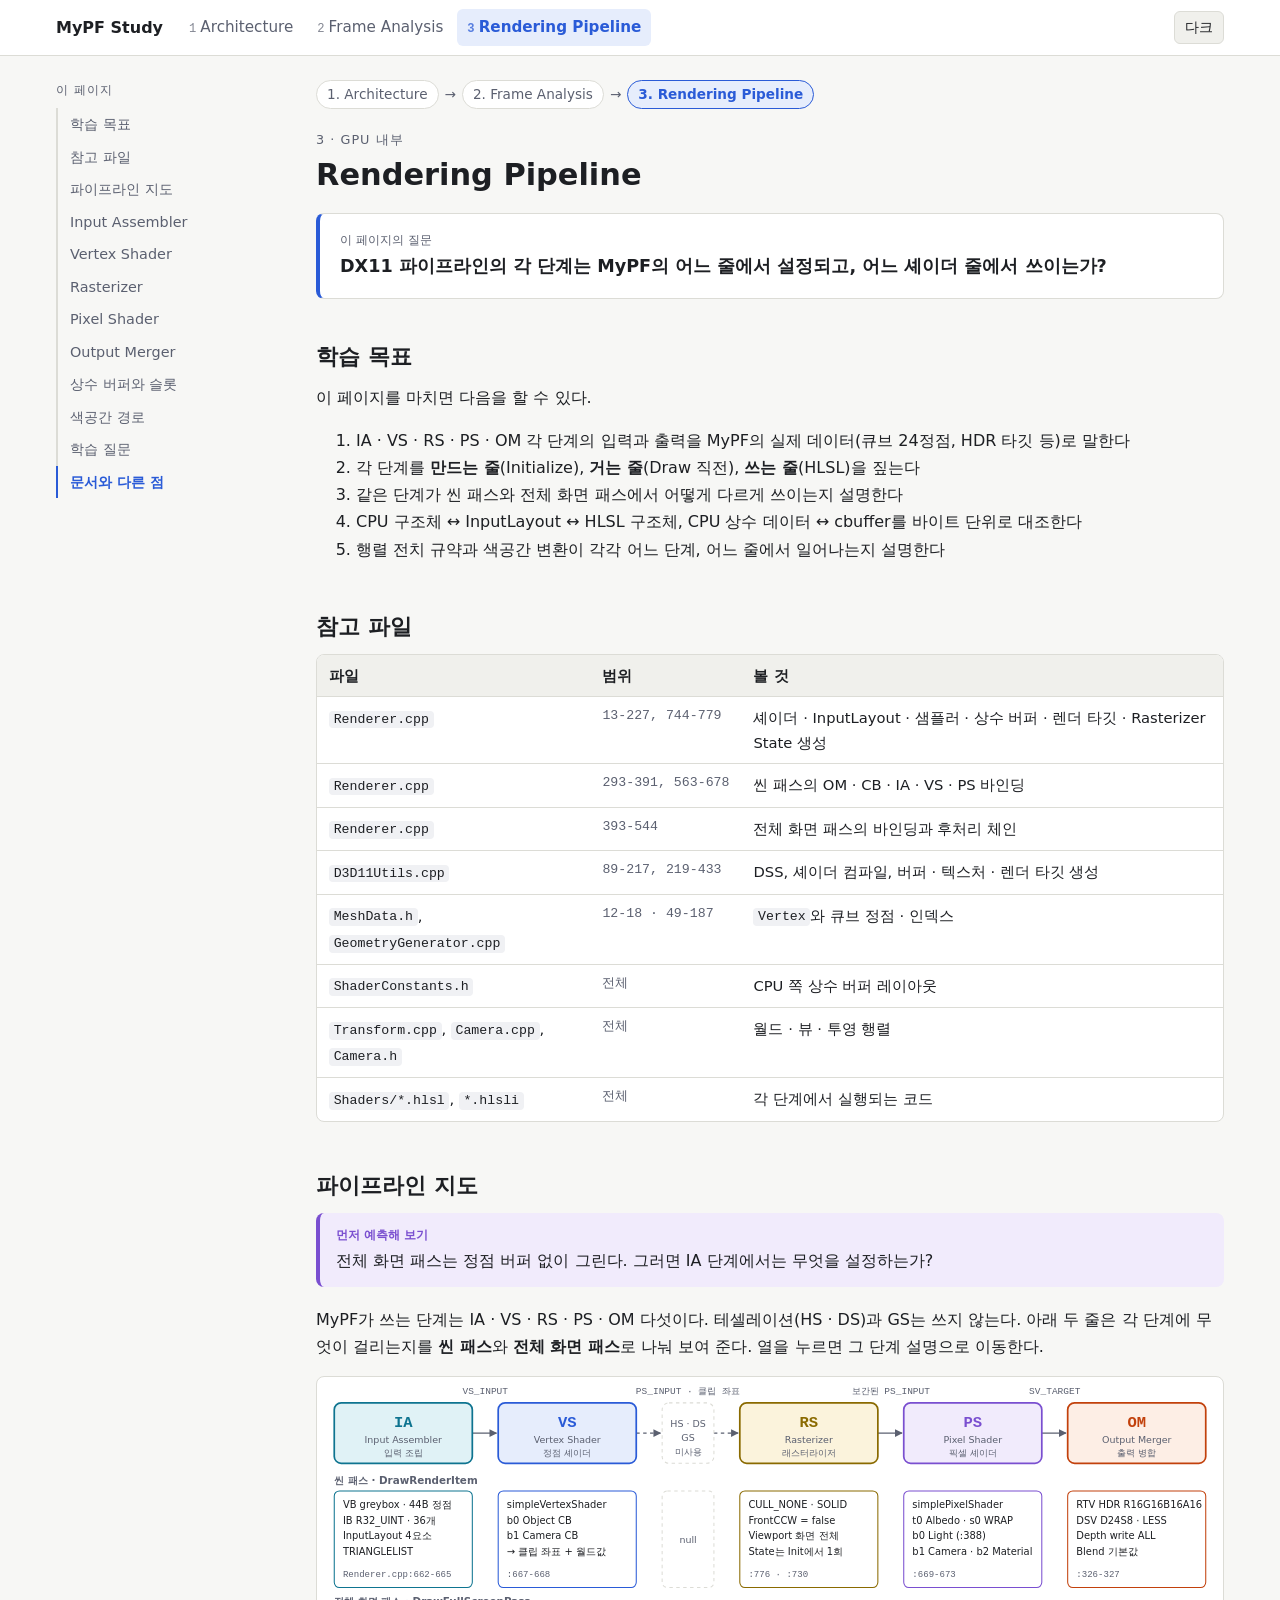
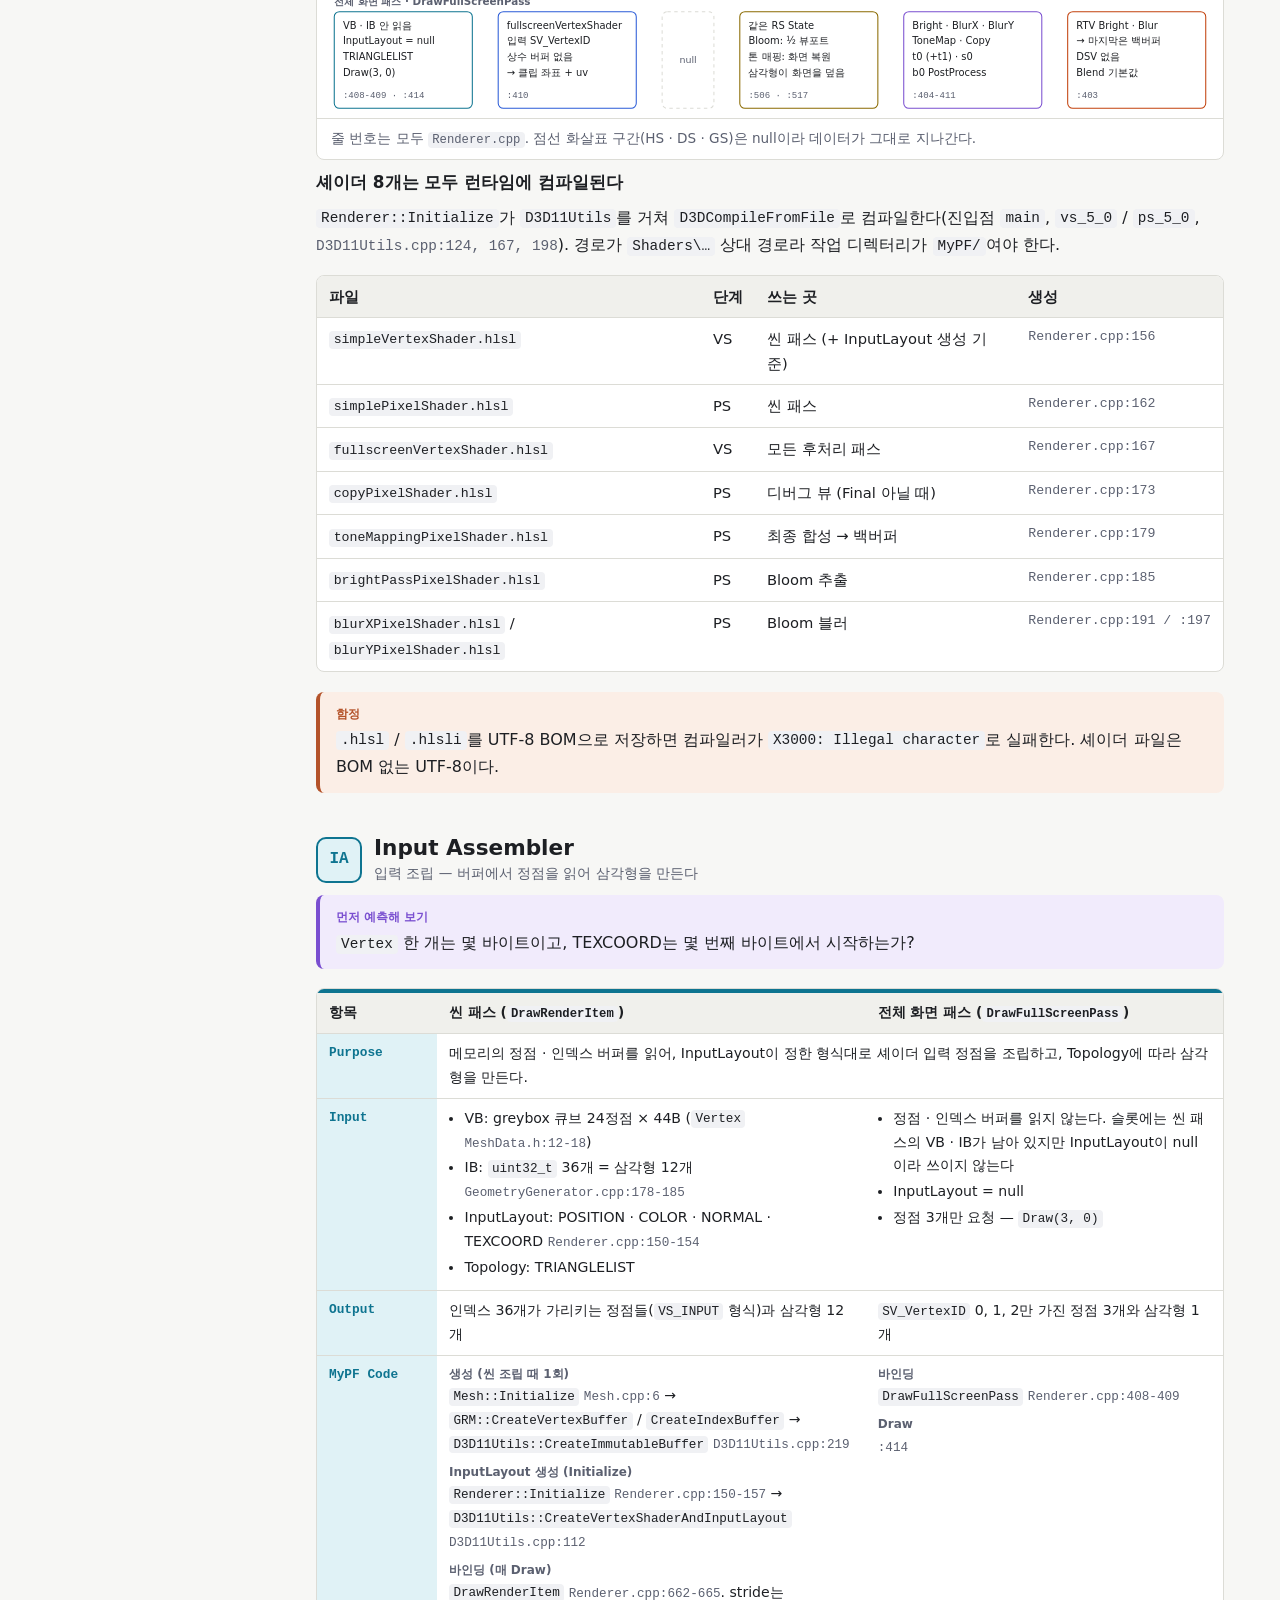
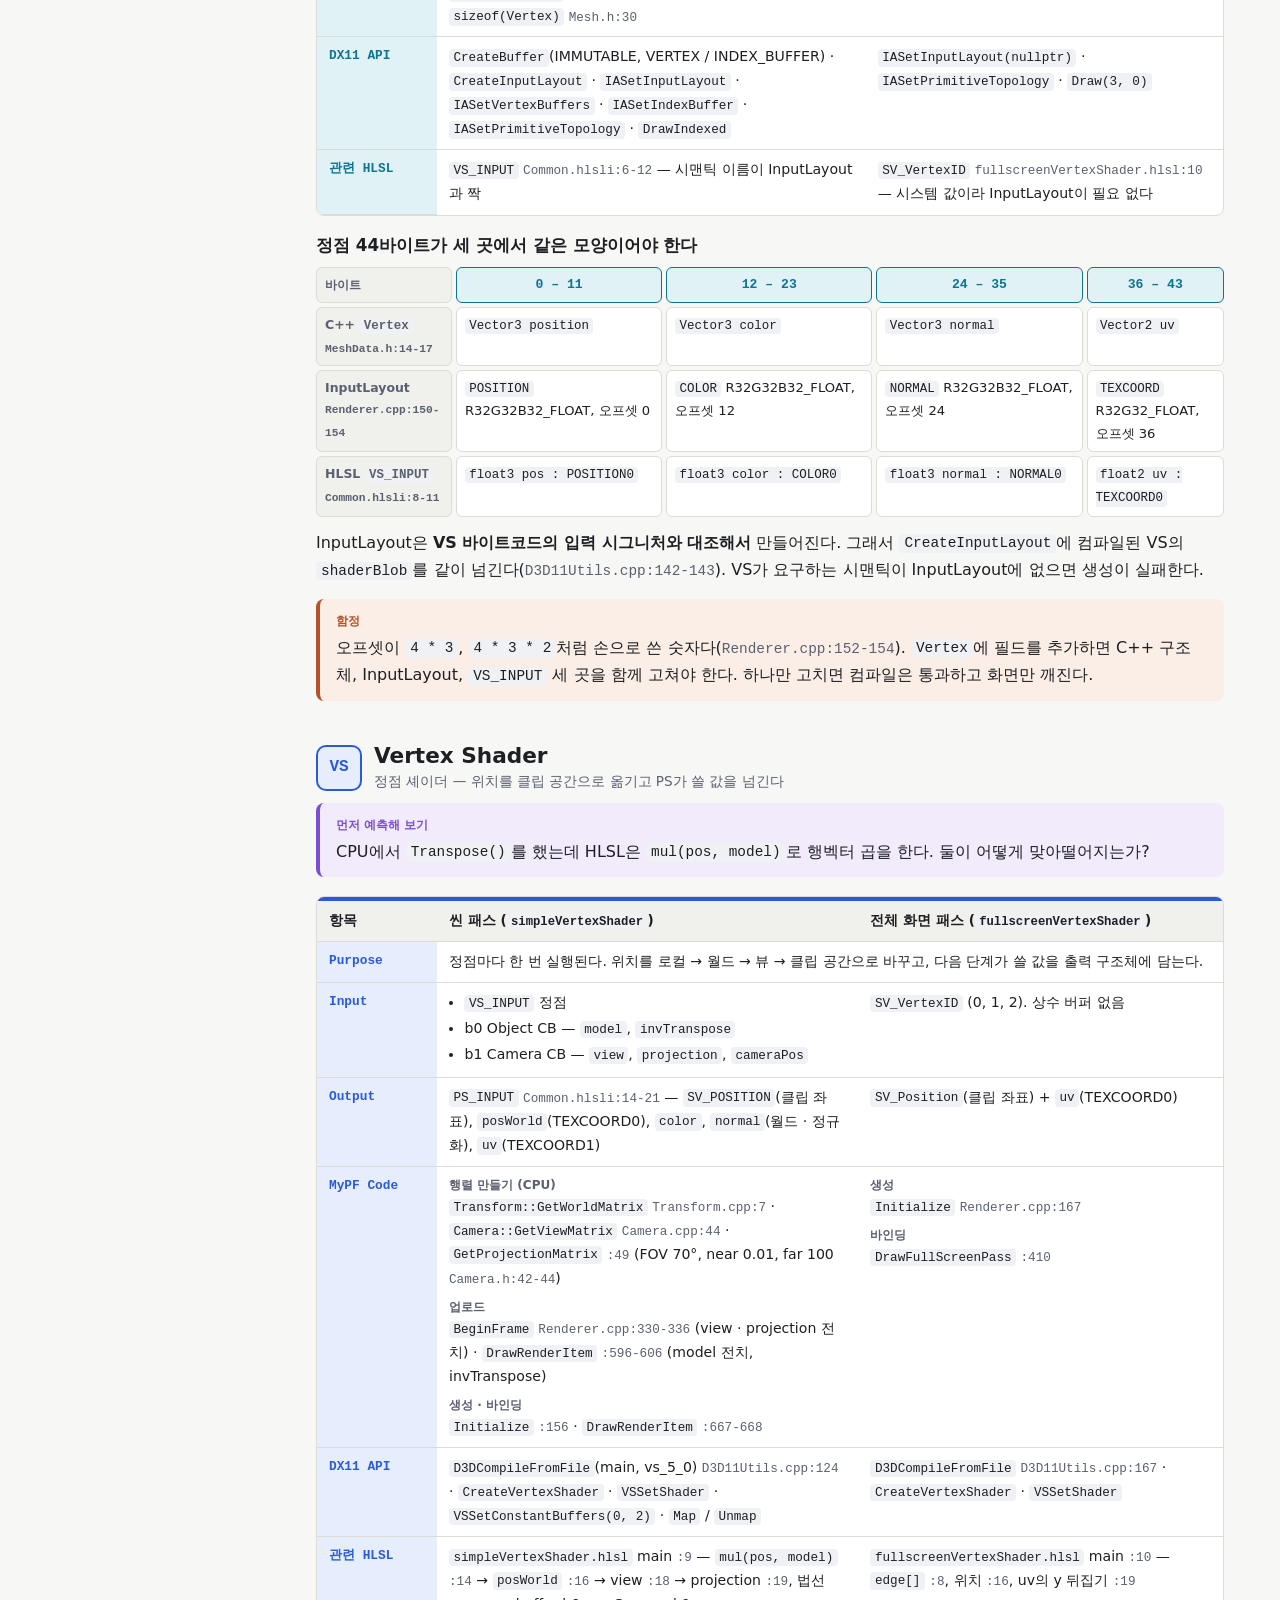
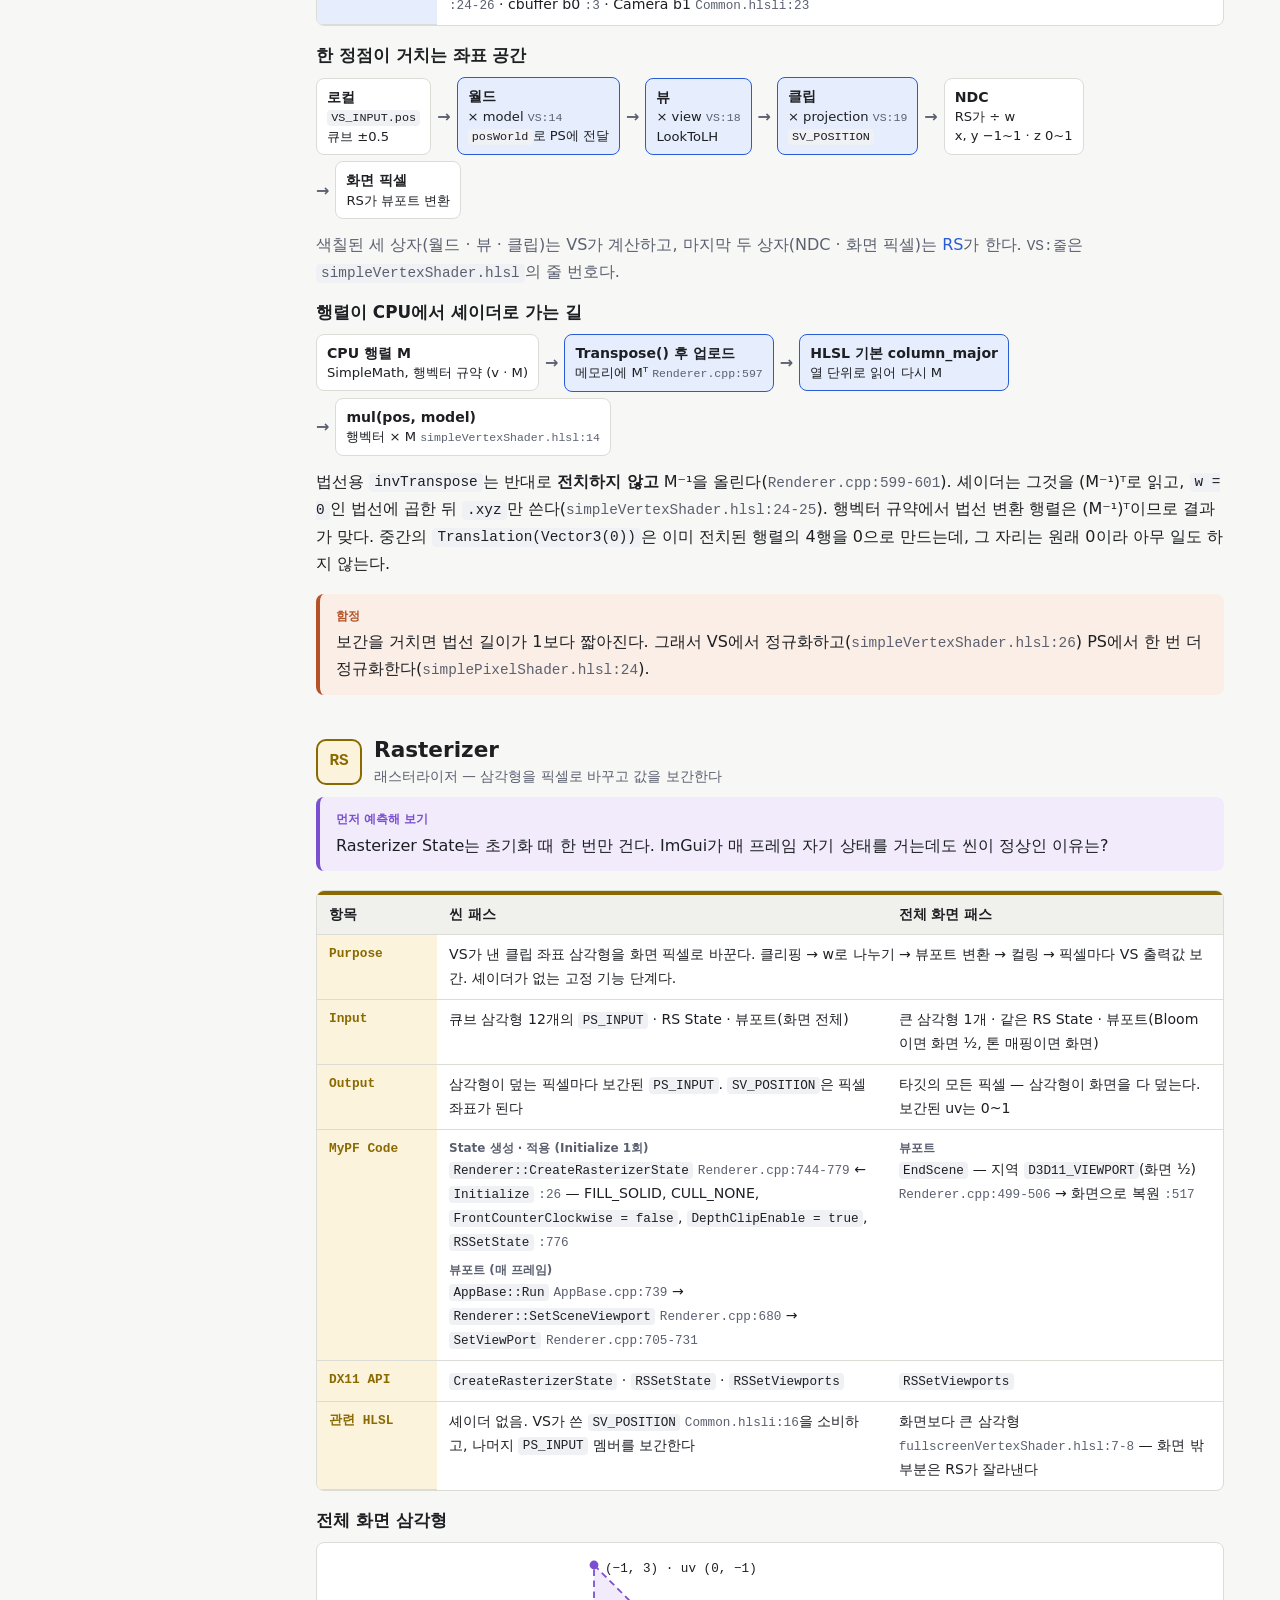
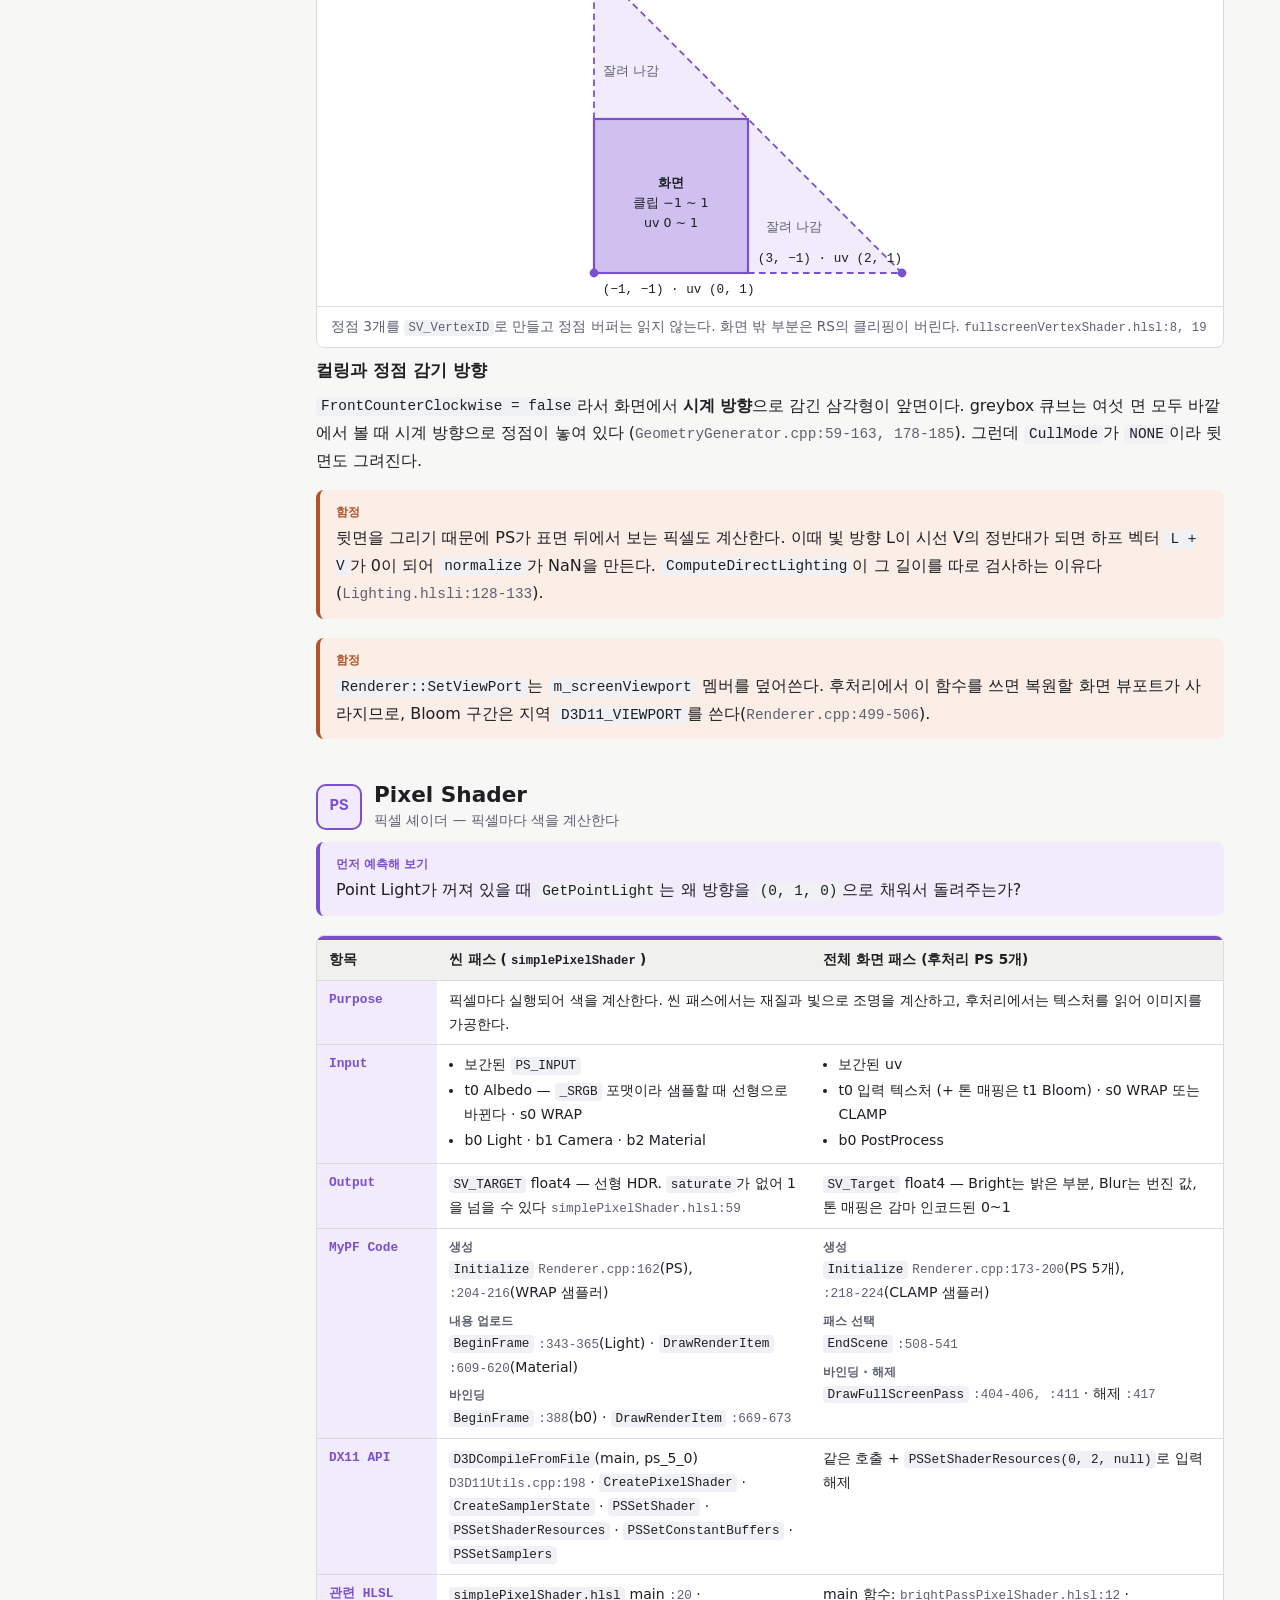
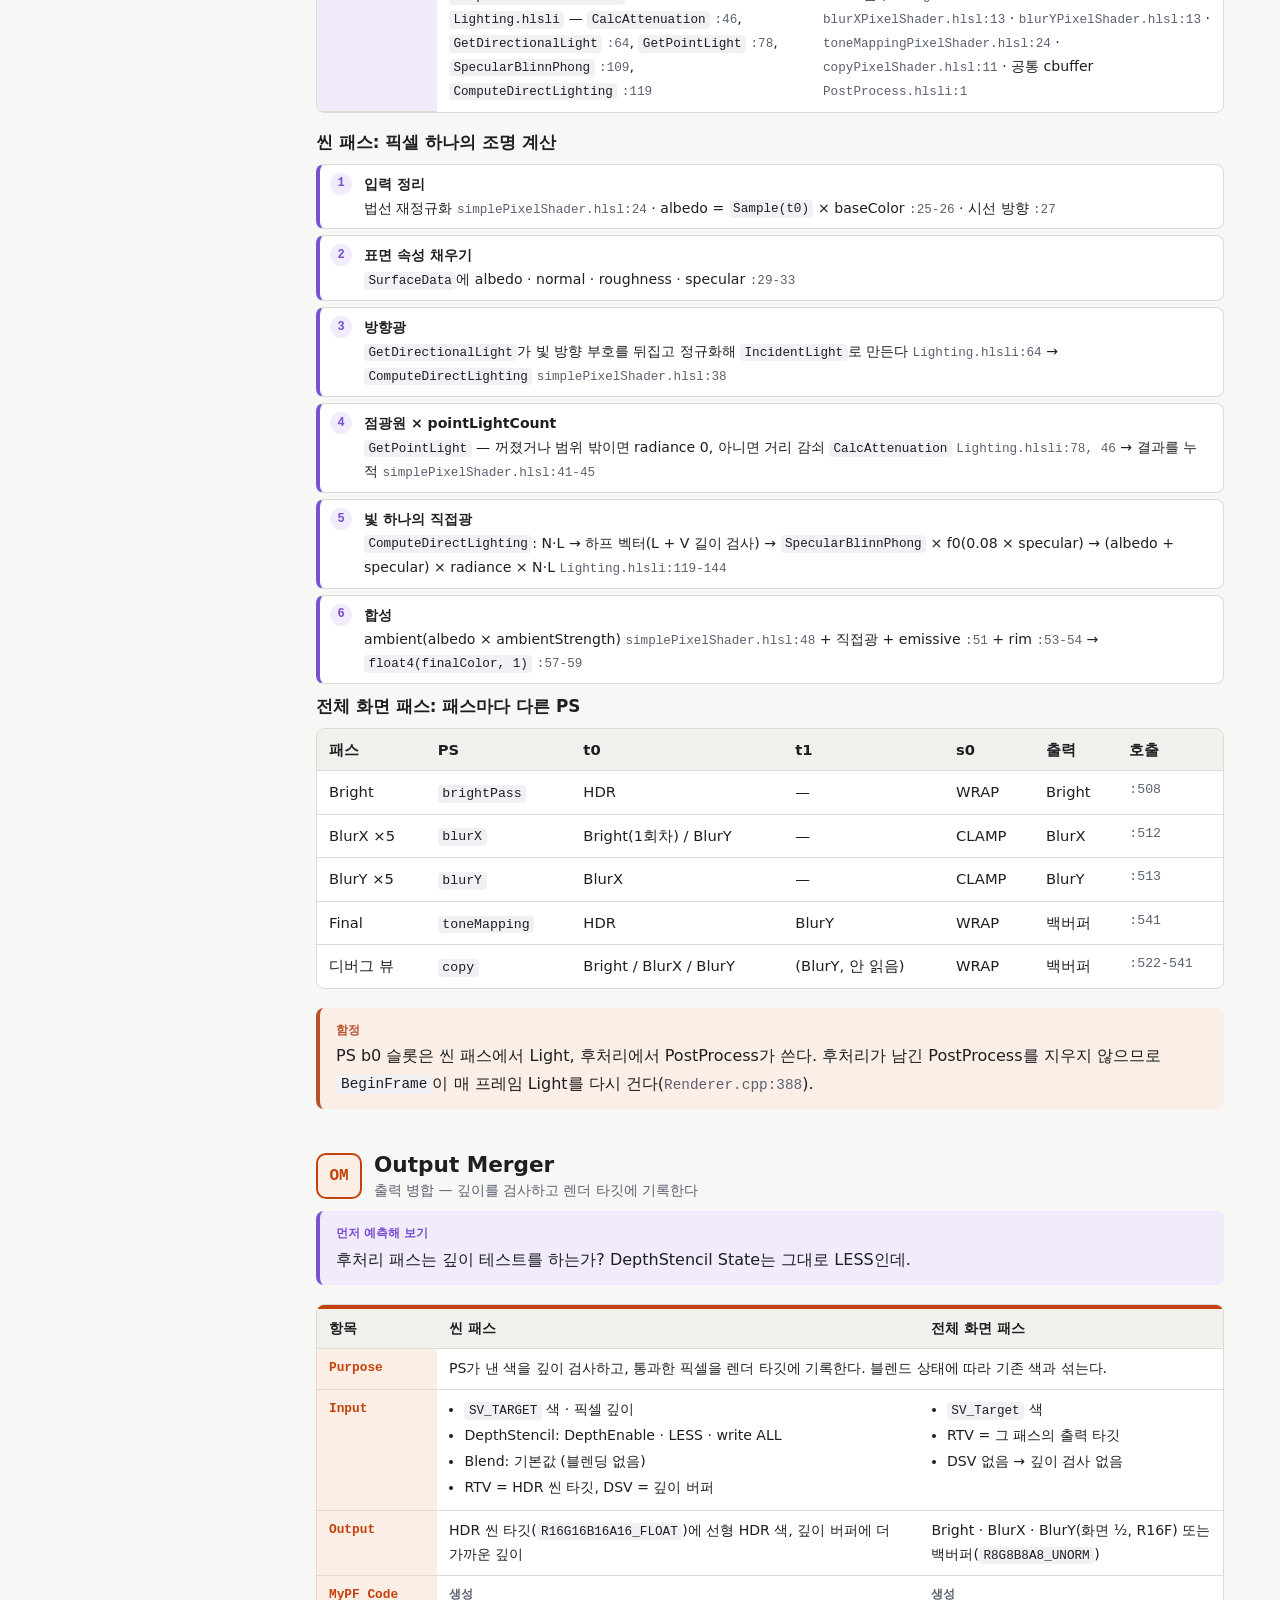
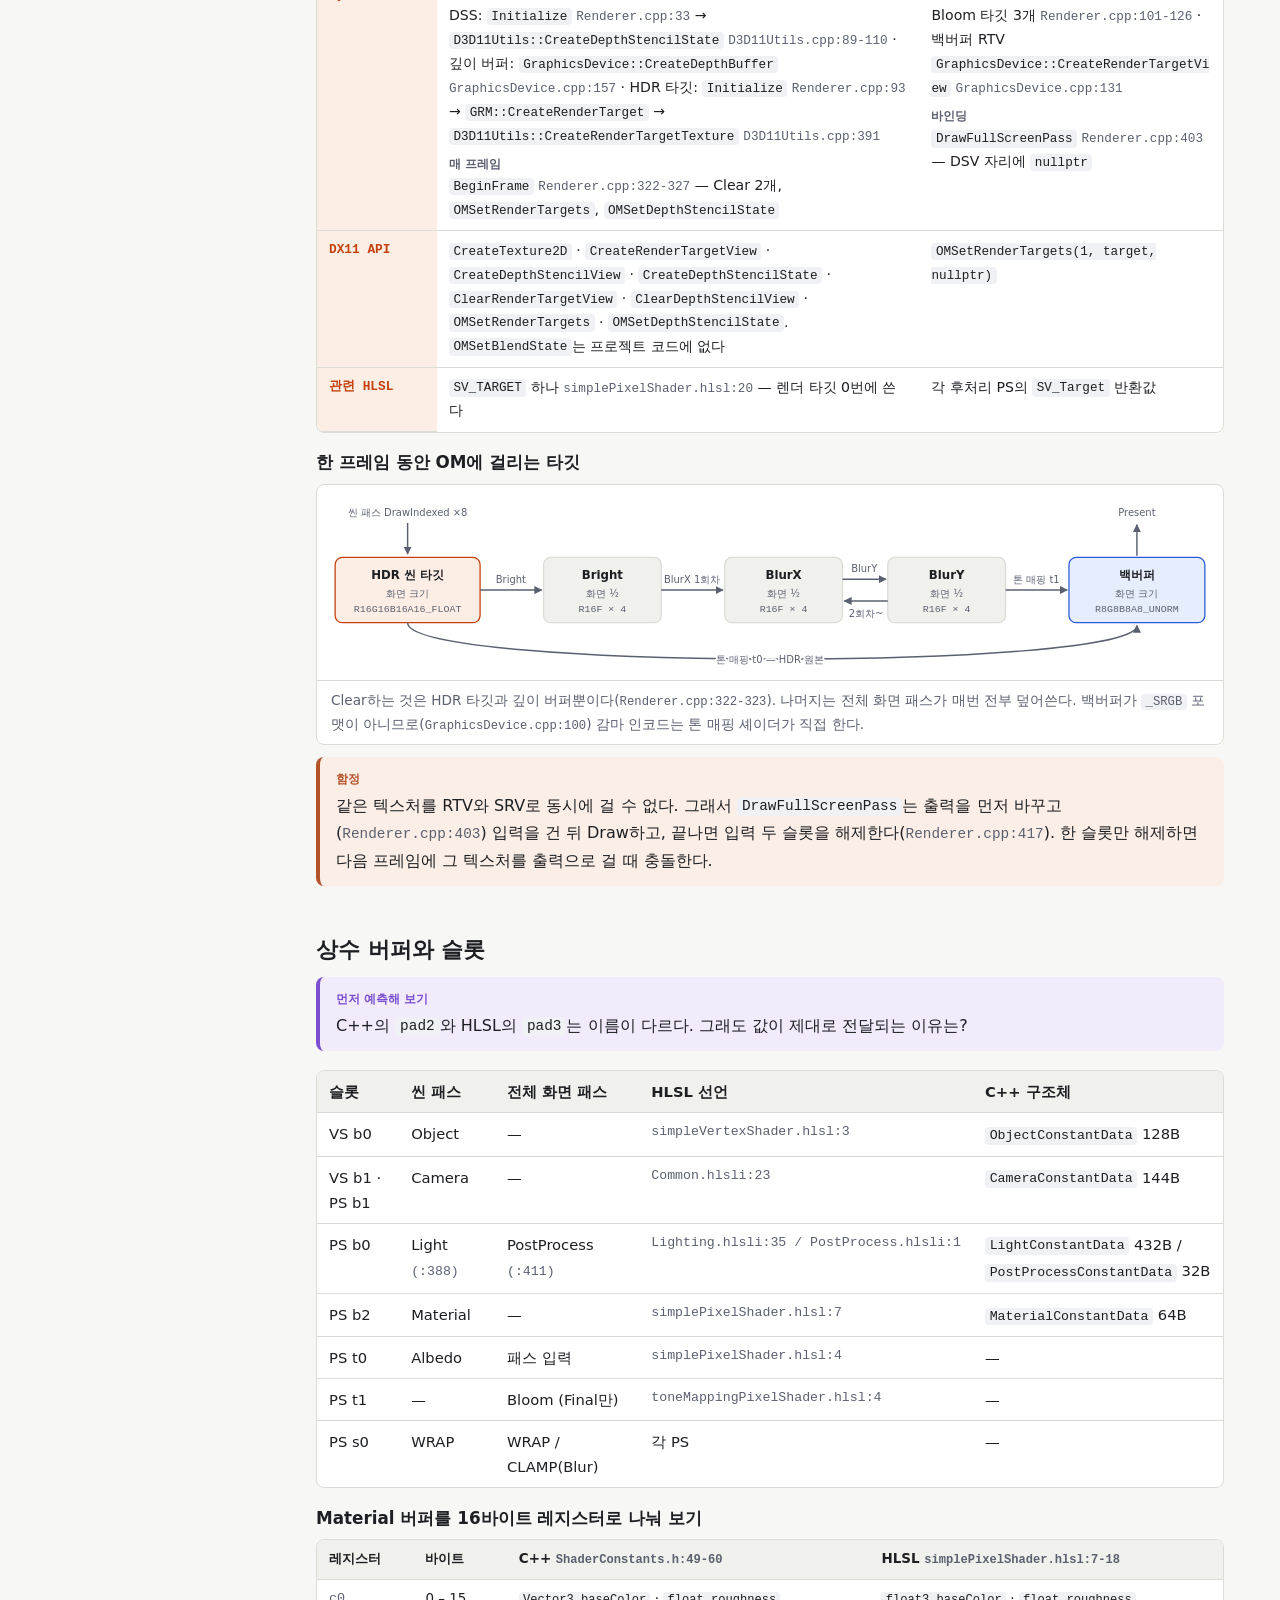
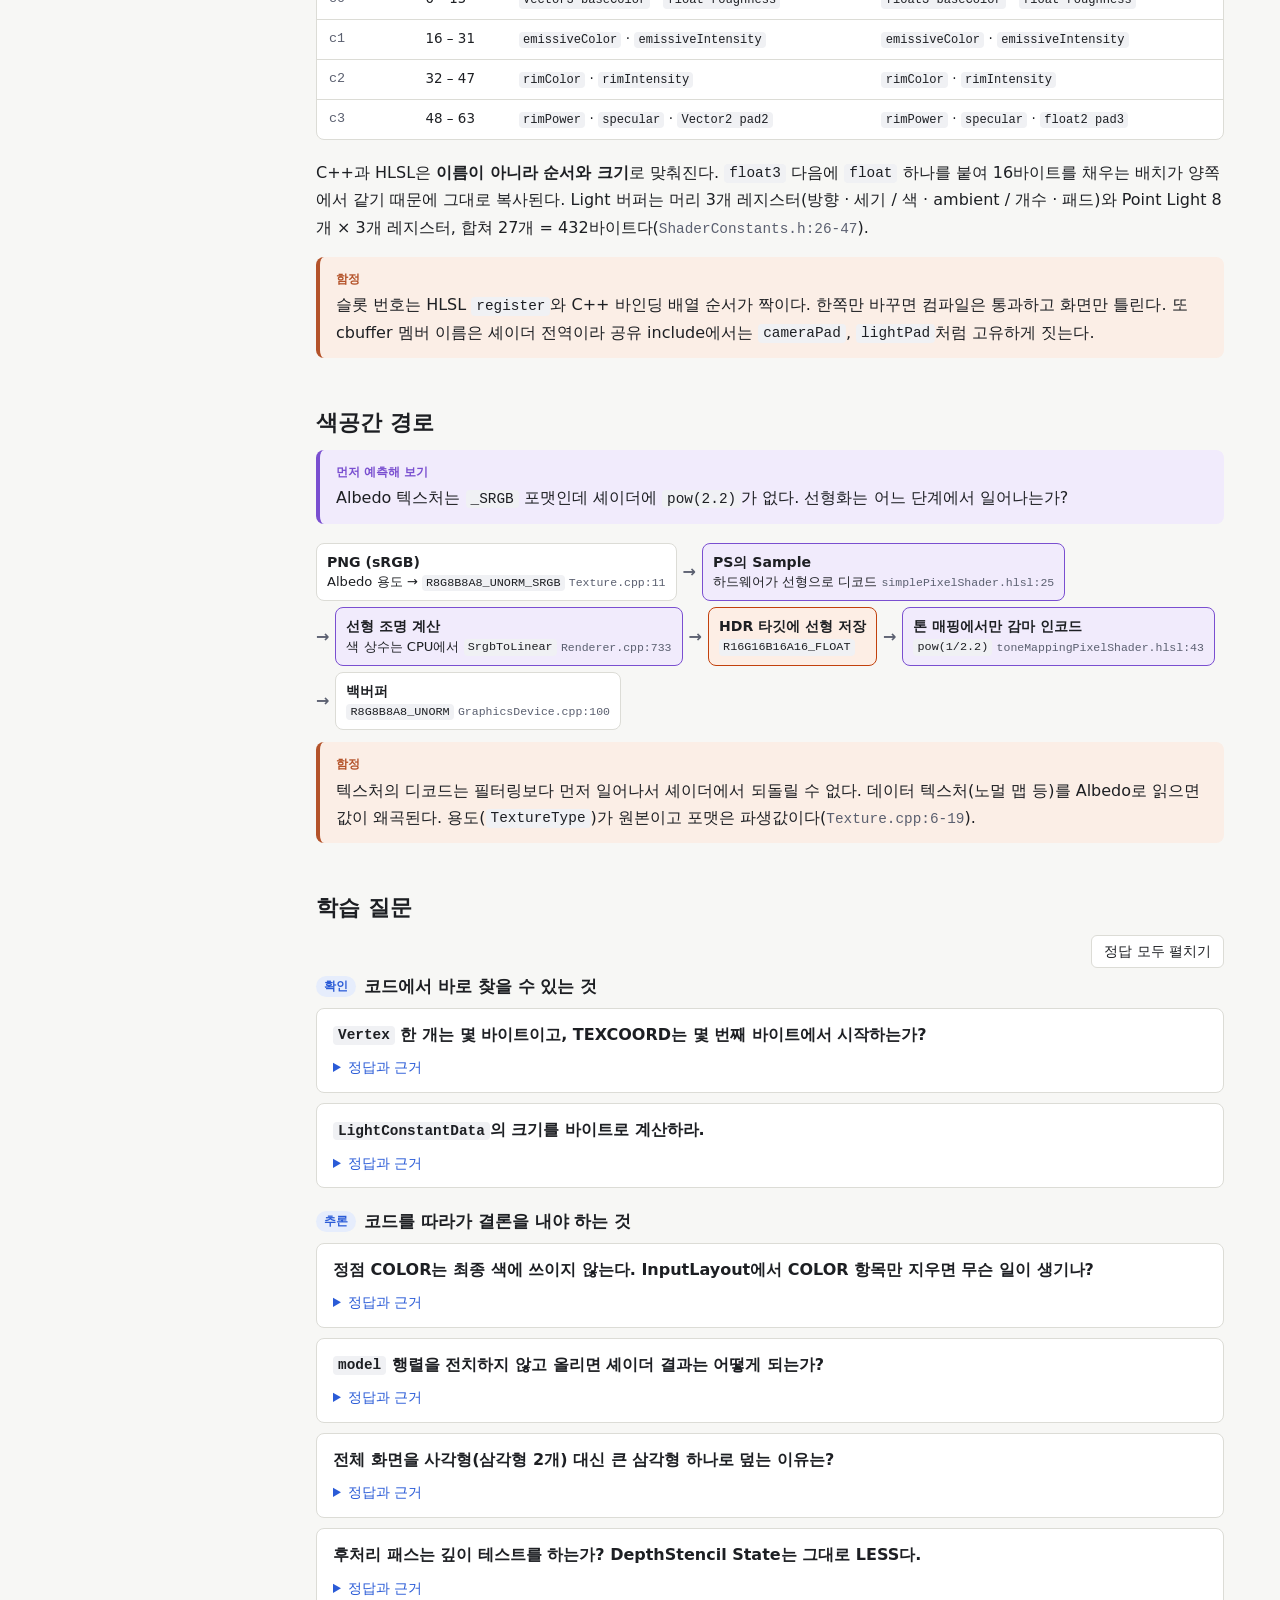
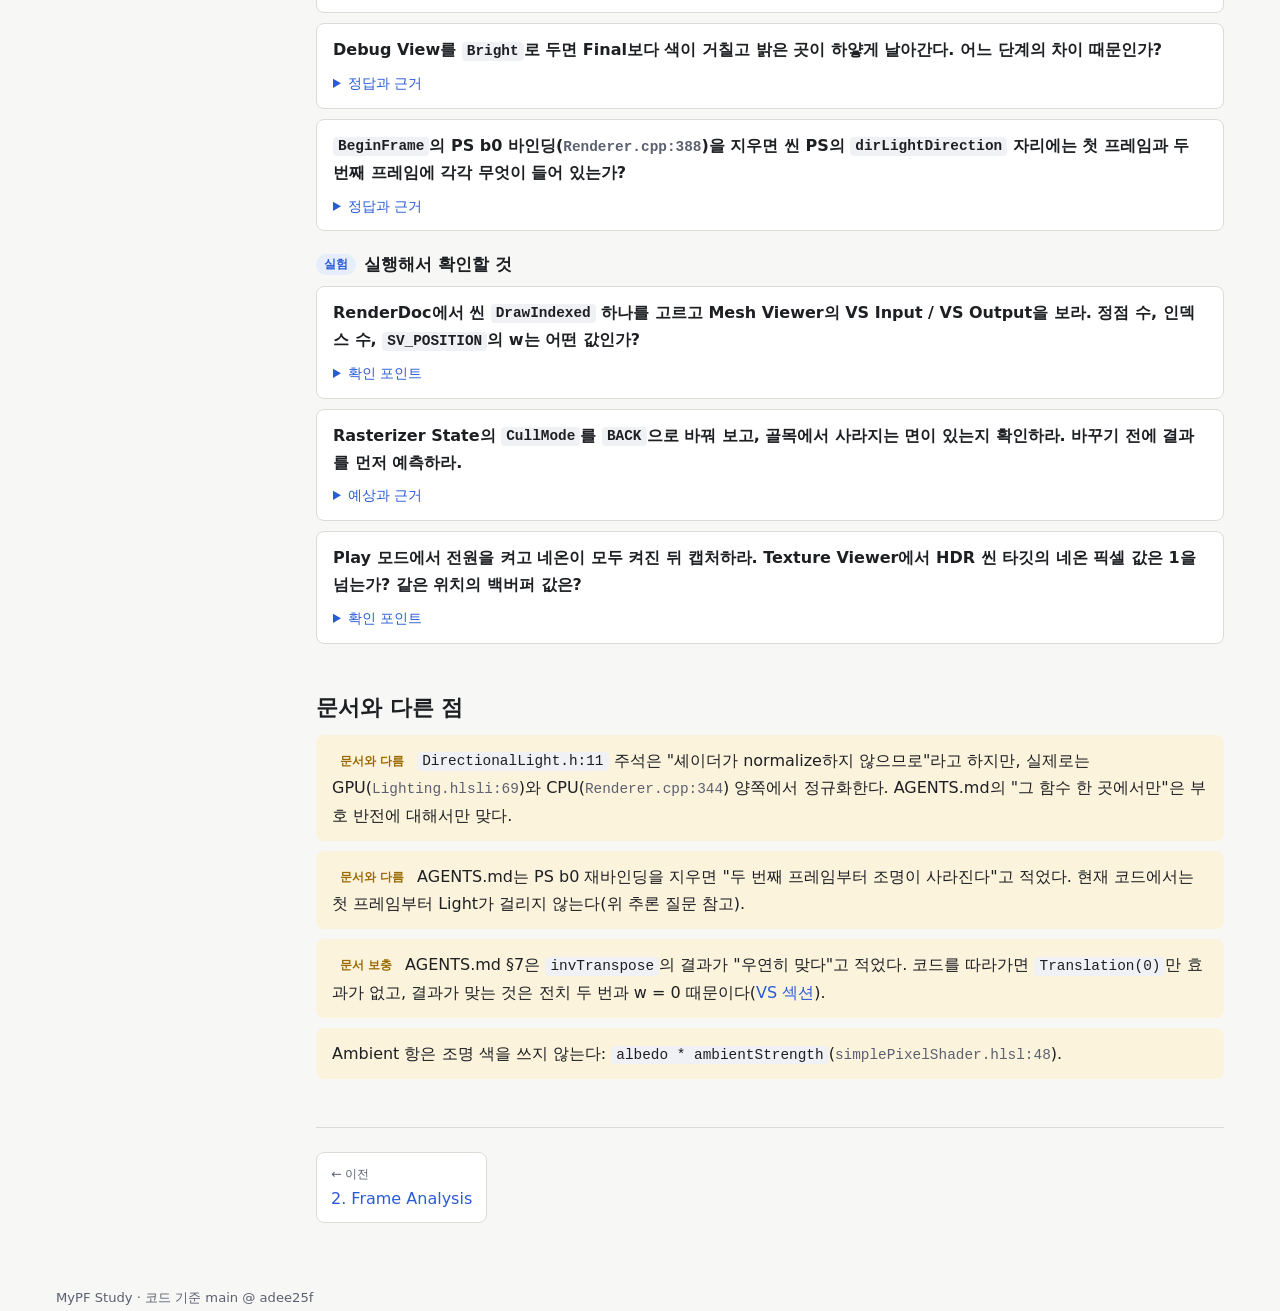
<file: study-site/pipeline.html>
<!doctype html>
<html lang="ko">
<head>
  <meta charset="utf-8">
  <meta name="viewport" content="width=device-width, initial-scale=1">
  <title>Rendering Pipeline · MyPF Study</title>
  <link rel="stylesheet" href="assets/style.css">
  <link rel="stylesheet" href="assets/pipeline.css">
  <script src="assets/site.js"></script>
</head>
<body data-page="pipeline">
  <header id="site-header"></header>
  <noscript>
    <nav class="noscript-nav">
      <a href="index.html">MyPF Study</a> ·
      <a href="architecture.html">1. Architecture</a> ·
      <a href="frame.html">2. Frame Analysis</a> ·
      <a href="pipeline.html">3. Rendering Pipeline</a>
    </nav>
  </noscript>

  <div class="layout">
    <aside class="toc" id="toc" aria-label="이 페이지 목차"></aside>

    <main class="content">
      <ol class="path" id="path" aria-label="학습 경로"></ol>
      <div class="page-kicker">3 · GPU 내부</div>
      <h1>Rendering Pipeline</h1>
      <p class="page-question">
        <small>이 페이지의 질문</small>
        DX11 파이프라인의 각 단계는 MyPF의 어느 줄에서 설정되고, 어느 셰이더 줄에서 쓰이는가?
      </p>

      <!-- ===================================================== -->
      <section id="goals">
        <h2>학습 목표</h2>
        <p>이 페이지를 마치면 다음을 할 수 있다.</p>
        <ol>
          <li>IA · VS · RS · PS · OM 각 단계의 입력과 출력을 MyPF의 실제 데이터(큐브 24정점, HDR 타깃 등)로 말한다</li>
          <li>각 단계를 <strong>만드는 줄</strong>(Initialize), <strong>거는 줄</strong>(Draw 직전), <strong>쓰는 줄</strong>(HLSL)을 짚는다</li>
          <li>같은 단계가 씬 패스와 전체 화면 패스에서 어떻게 다르게 쓰이는지 설명한다</li>
          <li>CPU 구조체 ↔ InputLayout ↔ HLSL 구조체, CPU 상수 데이터 ↔ cbuffer를 바이트 단위로 대조한다</li>
          <li>행렬 전치 규약과 색공간 변환이 각각 어느 단계, 어느 줄에서 일어나는지 설명한다</li>
        </ol>
      </section>

      <!-- ===================================================== -->
      <section id="files">
        <h2>참고 파일</h2>
        <div class="table-wrap">
          <table>
            <thead><tr><th>파일</th><th>범위</th><th>볼 것</th></tr></thead>
            <tbody>
              <tr><td><code>Renderer.cpp</code></td><td class="ref">13-227, 744-779</td><td>셰이더 · InputLayout · 샘플러 · 상수 버퍼 · 렌더 타깃 · Rasterizer State 생성</td></tr>
              <tr><td><code>Renderer.cpp</code></td><td class="ref">293-391, 563-678</td><td>씬 패스의 OM · CB · IA · VS · PS 바인딩</td></tr>
              <tr><td><code>Renderer.cpp</code></td><td class="ref">393-544</td><td>전체 화면 패스의 바인딩과 후처리 체인</td></tr>
              <tr><td><code>D3D11Utils.cpp</code></td><td class="ref">89-217, 219-433</td><td>DSS, 셰이더 컴파일, 버퍼 · 텍스처 · 렌더 타깃 생성</td></tr>
              <tr><td><code>MeshData.h</code>, <code>GeometryGenerator.cpp</code></td><td class="ref">12-18 · 49-187</td><td><code>Vertex</code>와 큐브 정점 · 인덱스</td></tr>
              <tr><td><code>ShaderConstants.h</code></td><td class="ref">전체</td><td>CPU 쪽 상수 버퍼 레이아웃</td></tr>
              <tr><td><code>Transform.cpp</code>, <code>Camera.cpp</code>, <code>Camera.h</code></td><td class="ref">전체</td><td>월드 · 뷰 · 투영 행렬</td></tr>
              <tr><td><code>Shaders/*.hlsl</code>, <code>*.hlsli</code></td><td class="ref">전체</td><td>각 단계에서 실행되는 코드</td></tr>
            </tbody>
          </table>
        </div>
      </section>

      <!-- ===================================================== -->
      <section id="map">
        <h2>파이프라인 지도</h2>
        <div class="predict"><p>전체 화면 패스는 정점 버퍼 없이 그린다. 그러면 IA 단계에서는 무엇을 설정하는가?</p></div>
        <p>
          MyPF가 쓰는 단계는 IA · VS · RS · PS · OM 다섯이다. 테셀레이션(HS · DS)과 GS는 쓰지 않는다.
          아래 두 줄은 각 단계에 무엇이 걸리는지를 <strong>씬 패스</strong>와 <strong>전체 화면 패스</strong>로 나눠 보여 준다. 열을 누르면 그 단계 설명으로 이동한다.
        </p>

        <figure class="pl-figure">
          <svg class="pl-svg pl-svg--wide" viewBox="0 0 1050 395" role="img" aria-label="MyPF 파이프라인 단계별 바인딩: 씬 패스와 전체 화면 패스">
            <defs>
              <marker id="mk-pl" viewBox="0 0 10 10" refX="9" refY="5" markerWidth="9" markerHeight="9" markerUnits="userSpaceOnUse" orient="auto">
                <path class="mk-pl" d="M0,0 L10,5 L0,10 z"/>
              </marker>
            </defs>

            <!-- 단계 사이를 흐르는 데이터 -->
            <text class="pl-flow-label" x="195" y="20" text-anchor="middle">VS_INPUT</text>
            <text class="pl-flow-label" x="430" y="20" text-anchor="middle">PS_INPUT · 클립 좌표</text>
            <text class="pl-flow-label" x="665" y="20" text-anchor="middle">보간된 PS_INPUT</text>
            <text class="pl-flow-label" x="855" y="20" text-anchor="middle">SV_TARGET</text>

            <path class="pl-arrow" d="M180,65 L208,65" marker-end="url(#mk-pl)"/>
            <path class="pl-arrow pl-arrow--dashed" d="M370,65 L398,65" marker-end="url(#mk-pl)"/>
            <path class="pl-arrow pl-arrow--dashed" d="M460,65 L488,65" marker-end="url(#mk-pl)"/>
            <path class="pl-arrow" d="M650,65 L678,65" marker-end="url(#mk-pl)"/>
            <path class="pl-arrow" d="M840,65 L868,65" marker-end="url(#mk-pl)"/>

            <text class="pl-row-label" x="20" y="124">씬 패스 · DrawRenderItem</text>
            <text class="pl-row-label" x="20" y="264">전체 화면 패스 · DrawFullScreenPass</text>

            <!-- IA -->
            <a class="pl-col" data-stage="ia" href="#stage-ia" aria-label="Input Assembler 설명으로 이동">
              <rect class="pl-stage-box" x="20" y="30" width="160" height="70" rx="8"/>
              <text class="pl-stage-title" x="100" y="58" text-anchor="middle">IA</text>
              <text class="pl-stage-name" x="100" y="76" text-anchor="middle">Input Assembler</text>
              <text class="pl-stage-name" x="100" y="92" text-anchor="middle">입력 조립</text>
              <rect class="pl-bind-box" x="20" y="132" width="160" height="112" rx="6"/>
              <text class="pl-bind-line" x="30" y="152">VB greybox · 44B 정점</text>
              <text class="pl-bind-line" x="30" y="170">IB R32_UINT · 36개</text>
              <text class="pl-bind-line" x="30" y="188">InputLayout 4요소</text>
              <text class="pl-bind-line" x="30" y="206">TRIANGLELIST</text>
              <text class="pl-bind-ref" x="30" y="232">Renderer.cpp:662-665</text>
              <rect class="pl-bind-box" x="20" y="272" width="160" height="112" rx="6"/>
              <text class="pl-bind-line" x="30" y="292">VB · IB 안 읽음</text>
              <text class="pl-bind-line" x="30" y="310">InputLayout = null</text>
              <text class="pl-bind-line" x="30" y="328">TRIANGLELIST</text>
              <text class="pl-bind-line" x="30" y="346">Draw(3, 0)</text>
              <text class="pl-bind-ref" x="30" y="372">:408-409 · :414</text>
            </a>

            <!-- VS -->
            <a class="pl-col" data-stage="vs" href="#stage-vs" aria-label="Vertex Shader 설명으로 이동">
              <rect class="pl-stage-box" x="210" y="30" width="160" height="70" rx="8"/>
              <text class="pl-stage-title" x="290" y="58" text-anchor="middle">VS</text>
              <text class="pl-stage-name" x="290" y="76" text-anchor="middle">Vertex Shader</text>
              <text class="pl-stage-name" x="290" y="92" text-anchor="middle">정점 셰이더</text>
              <rect class="pl-bind-box" x="210" y="132" width="160" height="112" rx="6"/>
              <text class="pl-bind-line" x="220" y="152">simpleVertexShader</text>
              <text class="pl-bind-line" x="220" y="170">b0 Object CB</text>
              <text class="pl-bind-line" x="220" y="188">b1 Camera CB</text>
              <text class="pl-bind-line" x="220" y="206">→ 클립 좌표 + 월드값</text>
              <text class="pl-bind-ref" x="220" y="232">:667-668</text>
              <rect class="pl-bind-box" x="210" y="272" width="160" height="112" rx="6"/>
              <text class="pl-bind-line" x="220" y="292">fullscreenVertexShader</text>
              <text class="pl-bind-line" x="220" y="310">입력 SV_VertexID</text>
              <text class="pl-bind-line" x="220" y="328">상수 버퍼 없음</text>
              <text class="pl-bind-line" x="220" y="346">→ 클립 좌표 + uv</text>
              <text class="pl-bind-ref" x="220" y="372">:410</text>
            </a>

            <!-- HS · DS · GS: 미사용 -->
            <rect class="pl-unused-box" x="400" y="30" width="60" height="70" rx="8"/>
            <text class="pl-unused-text" x="430" y="58" text-anchor="middle">HS · DS</text>
            <text class="pl-unused-text" x="430" y="74" text-anchor="middle">GS</text>
            <text class="pl-unused-text" x="430" y="90" text-anchor="middle">미사용</text>
            <rect class="pl-unused-box" x="400" y="132" width="60" height="112" rx="6"/>
            <text class="pl-unused-text" x="430" y="192" text-anchor="middle">null</text>
            <rect class="pl-unused-box" x="400" y="272" width="60" height="112" rx="6"/>
            <text class="pl-unused-text" x="430" y="332" text-anchor="middle">null</text>

            <!-- RS -->
            <a class="pl-col" data-stage="rs" href="#stage-rs" aria-label="Rasterizer 설명으로 이동">
              <rect class="pl-stage-box" x="490" y="30" width="160" height="70" rx="8"/>
              <text class="pl-stage-title" x="570" y="58" text-anchor="middle">RS</text>
              <text class="pl-stage-name" x="570" y="76" text-anchor="middle">Rasterizer</text>
              <text class="pl-stage-name" x="570" y="92" text-anchor="middle">래스터라이저</text>
              <rect class="pl-bind-box" x="490" y="132" width="160" height="112" rx="6"/>
              <text class="pl-bind-line" x="500" y="152">CULL_NONE · SOLID</text>
              <text class="pl-bind-line" x="500" y="170">FrontCCW = false</text>
              <text class="pl-bind-line" x="500" y="188">Viewport 화면 전체</text>
              <text class="pl-bind-line" x="500" y="206">State는 Init에서 1회</text>
              <text class="pl-bind-ref" x="500" y="232">:776 · :730</text>
              <rect class="pl-bind-box" x="490" y="272" width="160" height="112" rx="6"/>
              <text class="pl-bind-line" x="500" y="292">같은 RS State</text>
              <text class="pl-bind-line" x="500" y="310">Bloom: ½ 뷰포트</text>
              <text class="pl-bind-line" x="500" y="328">톤 매핑: 화면 복원</text>
              <text class="pl-bind-line" x="500" y="346">삼각형이 화면을 덮음</text>
              <text class="pl-bind-ref" x="500" y="372">:506 · :517</text>
            </a>

            <!-- PS -->
            <a class="pl-col" data-stage="ps" href="#stage-ps" aria-label="Pixel Shader 설명으로 이동">
              <rect class="pl-stage-box" x="680" y="30" width="160" height="70" rx="8"/>
              <text class="pl-stage-title" x="760" y="58" text-anchor="middle">PS</text>
              <text class="pl-stage-name" x="760" y="76" text-anchor="middle">Pixel Shader</text>
              <text class="pl-stage-name" x="760" y="92" text-anchor="middle">픽셀 셰이더</text>
              <rect class="pl-bind-box" x="680" y="132" width="160" height="112" rx="6"/>
              <text class="pl-bind-line" x="690" y="152">simplePixelShader</text>
              <text class="pl-bind-line" x="690" y="170">t0 Albedo · s0 WRAP</text>
              <text class="pl-bind-line" x="690" y="188">b0 Light (:388)</text>
              <text class="pl-bind-line" x="690" y="206">b1 Camera · b2 Material</text>
              <text class="pl-bind-ref" x="690" y="232">:669-673</text>
              <rect class="pl-bind-box" x="680" y="272" width="160" height="112" rx="6"/>
              <text class="pl-bind-line" x="690" y="292">Bright · BlurX · BlurY</text>
              <text class="pl-bind-line" x="690" y="310">ToneMap · Copy</text>
              <text class="pl-bind-line" x="690" y="328">t0 (+t1) · s0</text>
              <text class="pl-bind-line" x="690" y="346">b0 PostProcess</text>
              <text class="pl-bind-ref" x="690" y="372">:404-411</text>
            </a>

            <!-- OM -->
            <a class="pl-col" data-stage="om" href="#stage-om" aria-label="Output Merger 설명으로 이동">
              <rect class="pl-stage-box" x="870" y="30" width="160" height="70" rx="8"/>
              <text class="pl-stage-title" x="950" y="58" text-anchor="middle">OM</text>
              <text class="pl-stage-name" x="950" y="76" text-anchor="middle">Output Merger</text>
              <text class="pl-stage-name" x="950" y="92" text-anchor="middle">출력 병합</text>
              <rect class="pl-bind-box" x="870" y="132" width="160" height="112" rx="6"/>
              <text class="pl-bind-line" x="880" y="152">RTV HDR R16G16B16A16</text>
              <text class="pl-bind-line" x="880" y="170">DSV D24S8 · LESS</text>
              <text class="pl-bind-line" x="880" y="188">Depth write ALL</text>
              <text class="pl-bind-line" x="880" y="206">Blend 기본값</text>
              <text class="pl-bind-ref" x="880" y="232">:326-327</text>
              <rect class="pl-bind-box" x="870" y="272" width="160" height="112" rx="6"/>
              <text class="pl-bind-line" x="880" y="292">RTV Bright · Blur</text>
              <text class="pl-bind-line" x="880" y="310">→ 마지막은 백버퍼</text>
              <text class="pl-bind-line" x="880" y="328">DSV 없음</text>
              <text class="pl-bind-line" x="880" y="346">Blend 기본값</text>
              <text class="pl-bind-ref" x="880" y="372">:403</text>
            </a>
          </svg>
          <figcaption>줄 번호는 모두 <code>Renderer.cpp</code>. 점선 화살표 구간(HS · DS · GS)은 null이라 데이터가 그대로 지나간다.</figcaption>
        </figure>

        <h3>셰이더 8개는 모두 런타임에 컴파일된다</h3>
        <p>
          <code>Renderer::Initialize</code>가 <code>D3D11Utils</code>를 거쳐 <code>D3DCompileFromFile</code>로 컴파일한다(진입점 <code>main</code>, <code>vs_5_0</code> / <code>ps_5_0</code>, <span class="ref">D3D11Utils.cpp:124, 167, 198</span>).
          경로가 <code>Shaders\…</code> 상대 경로라 작업 디렉터리가 <code>MyPF/</code>여야 한다.
        </p>
        <div class="table-wrap">
          <table>
            <thead><tr><th>파일</th><th>단계</th><th>쓰는 곳</th><th>생성</th></tr></thead>
            <tbody>
              <tr><td><code>simpleVertexShader.hlsl</code></td><td>VS</td><td>씬 패스 (+ InputLayout 생성 기준)</td><td class="ref">Renderer.cpp:156</td></tr>
              <tr><td><code>simplePixelShader.hlsl</code></td><td>PS</td><td>씬 패스</td><td class="ref">Renderer.cpp:162</td></tr>
              <tr><td><code>fullscreenVertexShader.hlsl</code></td><td>VS</td><td>모든 후처리 패스</td><td class="ref">Renderer.cpp:167</td></tr>
              <tr><td><code>copyPixelShader.hlsl</code></td><td>PS</td><td>디버그 뷰 (Final 아닐 때)</td><td class="ref">Renderer.cpp:173</td></tr>
              <tr><td><code>toneMappingPixelShader.hlsl</code></td><td>PS</td><td>최종 합성 → 백버퍼</td><td class="ref">Renderer.cpp:179</td></tr>
              <tr><td><code>brightPassPixelShader.hlsl</code></td><td>PS</td><td>Bloom 추출</td><td class="ref">Renderer.cpp:185</td></tr>
              <tr><td><code>blurXPixelShader.hlsl</code> / <code>blurYPixelShader.hlsl</code></td><td>PS</td><td>Bloom 블러</td><td class="ref">Renderer.cpp:191 / :197</td></tr>
            </tbody>
          </table>
        </div>
        <div class="trap"><p><code>.hlsl</code> / <code>.hlsli</code>를 UTF-8 BOM으로 저장하면 컴파일러가 <code>X3000: Illegal character</code>로 실패한다. 셰이더 파일은 BOM 없는 UTF-8이다.</p></div>
      </section>

      <!-- ===================================================== IA -->
      <section id="stage-ia" data-stage="ia">
        <div class="stage-head">
          <span class="stage-chip">IA</span>
          <div><h2>Input Assembler</h2><small>입력 조립 — 버퍼에서 정점을 읽어 삼각형을 만든다</small></div>
        </div>
        <div class="predict"><p><code>Vertex</code> 한 개는 몇 바이트이고, TEXCOORD는 몇 번째 바이트에서 시작하는가?</p></div>

        <div class="table-wrap">
          <table class="spec-table">
            <thead><tr><th scope="col">항목</th><th scope="col">씬 패스 (<code>DrawRenderItem</code>)</th><th scope="col">전체 화면 패스 (<code>DrawFullScreenPass</code>)</th></tr></thead>
            <tbody>
              <tr><th scope="row">Purpose</th><td colspan="2">메모리의 정점 · 인덱스 버퍼를 읽어, InputLayout이 정한 형식대로 셰이더 입력 정점을 조립하고, Topology에 따라 삼각형을 만든다.</td></tr>
              <tr><th scope="row">Input</th>
                <td><ul>
                  <li>VB: greybox 큐브 24정점 × 44B (<code>Vertex</code> <span class="ref">MeshData.h:12-18</span>)</li>
                  <li>IB: <code>uint32_t</code> 36개 = 삼각형 12개 <span class="ref">GeometryGenerator.cpp:178-185</span></li>
                  <li>InputLayout: POSITION · COLOR · NORMAL · TEXCOORD <span class="ref">Renderer.cpp:150-154</span></li>
                  <li>Topology: TRIANGLELIST</li>
                </ul></td>
                <td><ul>
                  <li>정점 · 인덱스 버퍼를 읽지 않는다. 슬롯에는 씬 패스의 VB · IB가 남아 있지만 InputLayout이 null이라 쓰이지 않는다</li>
                  <li>InputLayout = null</li>
                  <li>정점 3개만 요청 — <code>Draw(3, 0)</code></li>
                </ul></td>
              </tr>
              <tr><th scope="row">Output</th>
                <td>인덱스 36개가 가리키는 정점들(<code>VS_INPUT</code> 형식)과 삼각형 12개</td>
                <td><code>SV_VertexID</code> 0, 1, 2만 가진 정점 3개와 삼각형 1개</td>
              </tr>
              <tr><th scope="row">MyPF Code</th>
                <td>
                  <span class="sub">생성 (씬 조립 때 1회)</span>
                  <code>Mesh::Initialize</code> <span class="ref">Mesh.cpp:6</span> → <code>GRM::CreateVertexBuffer</code> / <code>CreateIndexBuffer</code> → <code>D3D11Utils::CreateImmutableBuffer</code> <span class="ref">D3D11Utils.cpp:219</span>
                  <span class="sub">InputLayout 생성 (Initialize)</span>
                  <code>Renderer::Initialize</code> <span class="ref">Renderer.cpp:150-157</span> → <code>D3D11Utils::CreateVertexShaderAndInputLayout</code> <span class="ref">D3D11Utils.cpp:112</span>
                  <span class="sub">바인딩 (매 Draw)</span>
                  <code>DrawRenderItem</code> <span class="ref">Renderer.cpp:662-665</span>. stride는 <code>sizeof(Vertex)</code> <span class="ref">Mesh.h:30</span>
                </td>
                <td>
                  <span class="sub">바인딩</span>
                  <code>DrawFullScreenPass</code> <span class="ref">Renderer.cpp:408-409</span>
                  <span class="sub">Draw</span>
                  <span class="ref">:414</span>
                </td>
              </tr>
              <tr><th scope="row">DX11 API</th>
                <td><code>CreateBuffer</code>(IMMUTABLE, VERTEX / INDEX_BUFFER) · <code>CreateInputLayout</code> · <code>IASetInputLayout</code> · <code>IASetVertexBuffers</code> · <code>IASetIndexBuffer</code> · <code>IASetPrimitiveTopology</code> · <code>DrawIndexed</code></td>
                <td><code>IASetInputLayout(nullptr)</code> · <code>IASetPrimitiveTopology</code> · <code>Draw(3, 0)</code></td>
              </tr>
              <tr><th scope="row">관련 HLSL</th>
                <td><code>VS_INPUT</code> <span class="ref">Common.hlsli:6-12</span> — 시맨틱 이름이 InputLayout과 짝</td>
                <td><code>SV_VertexID</code> <span class="ref">fullscreenVertexShader.hlsl:10</span> — 시스템 값이라 InputLayout이 필요 없다</td>
              </tr>
            </tbody>
          </table>
        </div>

        <h3>정점 44바이트가 세 곳에서 같은 모양이어야 한다</h3>
        <div class="byte-ruler" role="table" aria-label="Vertex 바이트 배치">
          <div class="br-label" role="rowheader">바이트</div>
          <div class="br-head">0 – 11</div>
          <div class="br-head">12 – 23</div>
          <div class="br-head">24 – 35</div>
          <div class="br-head">36 – 43</div>

          <div class="br-label">C++ <code>Vertex</code><br><span class="ref">MeshData.h:14-17</span></div>
          <div><code>Vector3 position</code></div>
          <div><code>Vector3 color</code></div>
          <div><code>Vector3 normal</code></div>
          <div><code>Vector2 uv</code></div>

          <div class="br-label">InputLayout<br><span class="ref">Renderer.cpp:150-154</span></div>
          <div><code>POSITION</code> R32G32B32_FLOAT, 오프셋 0</div>
          <div><code>COLOR</code> R32G32B32_FLOAT, 오프셋 12</div>
          <div><code>NORMAL</code> R32G32B32_FLOAT, 오프셋 24</div>
          <div><code>TEXCOORD</code> R32G32_FLOAT, 오프셋 36</div>

          <div class="br-label">HLSL <code>VS_INPUT</code><br><span class="ref">Common.hlsli:8-11</span></div>
          <div><code>float3 pos : POSITION0</code></div>
          <div><code>float3 color : COLOR0</code></div>
          <div><code>float3 normal : NORMAL0</code></div>
          <div><code>float2 uv : TEXCOORD0</code></div>
        </div>
        <p>
          InputLayout은 <strong>VS 바이트코드의 입력 시그니처와 대조해서</strong> 만들어진다. 그래서 <code>CreateInputLayout</code>에 컴파일된 VS의 <code>shaderBlob</code>를 같이 넘긴다(<span class="ref">D3D11Utils.cpp:142-143</span>).
          VS가 요구하는 시맨틱이 InputLayout에 없으면 생성이 실패한다.
        </p>
        <div class="trap"><p>오프셋이 <code>4 * 3</code>, <code>4 * 3 * 2</code>처럼 손으로 쓴 숫자다(<span class="ref">Renderer.cpp:152-154</span>). <code>Vertex</code>에 필드를 추가하면 C++ 구조체, InputLayout, <code>VS_INPUT</code> 세 곳을 함께 고쳐야 한다. 하나만 고치면 컴파일은 통과하고 화면만 깨진다.</p></div>
      </section>

      <!-- ===================================================== VS -->
      <section id="stage-vs" data-stage="vs">
        <div class="stage-head">
          <span class="stage-chip">VS</span>
          <div><h2>Vertex Shader</h2><small>정점 셰이더 — 위치를 클립 공간으로 옮기고 PS가 쓸 값을 넘긴다</small></div>
        </div>
        <div class="predict"><p>CPU에서 <code>Transpose()</code>를 했는데 HLSL은 <code>mul(pos, model)</code>로 행벡터 곱을 한다. 둘이 어떻게 맞아떨어지는가?</p></div>

        <div class="table-wrap">
          <table class="spec-table">
            <thead><tr><th scope="col">항목</th><th scope="col">씬 패스 (<code>simpleVertexShader</code>)</th><th scope="col">전체 화면 패스 (<code>fullscreenVertexShader</code>)</th></tr></thead>
            <tbody>
              <tr><th scope="row">Purpose</th><td colspan="2">정점마다 한 번 실행된다. 위치를 로컬 → 월드 → 뷰 → 클립 공간으로 바꾸고, 다음 단계가 쓸 값을 출력 구조체에 담는다.</td></tr>
              <tr><th scope="row">Input</th>
                <td><ul>
                  <li><code>VS_INPUT</code> 정점</li>
                  <li>b0 Object CB — <code>model</code>, <code>invTranspose</code></li>
                  <li>b1 Camera CB — <code>view</code>, <code>projection</code>, <code>cameraPos</code></li>
                </ul></td>
                <td><code>SV_VertexID</code> (0, 1, 2). 상수 버퍼 없음</td>
              </tr>
              <tr><th scope="row">Output</th>
                <td><code>PS_INPUT</code> <span class="ref">Common.hlsli:14-21</span> — <code>SV_POSITION</code>(클립 좌표), <code>posWorld</code>(TEXCOORD0), <code>color</code>, <code>normal</code>(월드 · 정규화), <code>uv</code>(TEXCOORD1)</td>
                <td><code>SV_Position</code>(클립 좌표) + <code>uv</code>(TEXCOORD0)</td>
              </tr>
              <tr><th scope="row">MyPF Code</th>
                <td>
                  <span class="sub">행렬 만들기 (CPU)</span>
                  <code>Transform::GetWorldMatrix</code> <span class="ref">Transform.cpp:7</span> · <code>Camera::GetViewMatrix</code> <span class="ref">Camera.cpp:44</span> · <code>GetProjectionMatrix</code> <span class="ref">:49</span> (FOV 70°, near 0.01, far 100 <span class="ref">Camera.h:42-44</span>)
                  <span class="sub">업로드</span>
                  <code>BeginFrame</code> <span class="ref">Renderer.cpp:330-336</span> (view · projection 전치) · <code>DrawRenderItem</code> <span class="ref">:596-606</span> (model 전치, invTranspose)
                  <span class="sub">생성 · 바인딩</span>
                  <code>Initialize</code> <span class="ref">:156</span> · <code>DrawRenderItem</code> <span class="ref">:667-668</span>
                </td>
                <td>
                  <span class="sub">생성</span>
                  <code>Initialize</code> <span class="ref">Renderer.cpp:167</span>
                  <span class="sub">바인딩</span>
                  <code>DrawFullScreenPass</code> <span class="ref">:410</span>
                </td>
              </tr>
              <tr><th scope="row">DX11 API</th>
                <td><code>D3DCompileFromFile</code>(main, vs_5_0) <span class="ref">D3D11Utils.cpp:124</span> · <code>CreateVertexShader</code> · <code>VSSetShader</code> · <code>VSSetConstantBuffers(0, 2)</code> · <code>Map</code> / <code>Unmap</code></td>
                <td><code>D3DCompileFromFile</code> <span class="ref">D3D11Utils.cpp:167</span> · <code>CreateVertexShader</code> · <code>VSSetShader</code></td>
              </tr>
              <tr><th scope="row">관련 HLSL</th>
                <td><code>simpleVertexShader.hlsl</code> main <span class="ref">:9</span> — <code>mul(pos, model)</code> <span class="ref">:14</span> → <code>posWorld</code> <span class="ref">:16</span> → view <span class="ref">:18</span> → projection <span class="ref">:19</span>, 법선 <span class="ref">:24-26</span> · cbuffer b0 <span class="ref">:3</span> · Camera b1 <span class="ref">Common.hlsli:23</span></td>
                <td><code>fullscreenVertexShader.hlsl</code> main <span class="ref">:10</span> — <code>edge[]</code> <span class="ref">:8</span>, 위치 <span class="ref">:16</span>, uv의 y 뒤집기 <span class="ref">:19</span></td>
              </tr>
            </tbody>
          </table>
        </div>

        <h3>한 정점이 거치는 좌표 공간</h3>
        <ol class="chain" data-stage="vs">
          <li><div class="chain-box"><b>로컬</b><code>VS_INPUT.pos</code><br>큐브 ±0.5</div></li>
          <li><div class="chain-box chain-box--accent"><b>월드</b>× model <span class="ref">VS:14</span><br><code>posWorld</code>로 PS에 전달</div></li>
          <li><div class="chain-box chain-box--accent"><b>뷰</b>× view <span class="ref">VS:18</span><br>LookToLH</div></li>
          <li><div class="chain-box chain-box--accent"><b>클립</b>× projection <span class="ref">VS:19</span><br><code>SV_POSITION</code></div></li>
          <li><div class="chain-box"><b>NDC</b>RS가 ÷ w<br>x, y −1~1 · z 0~1</div></li>
          <li><div class="chain-box"><b>화면 픽셀</b>RS가 뷰포트 변환</div></li>
        </ol>
        <p class="muted">색칠된 세 상자(월드 · 뷰 · 클립)는 VS가 계산하고, 마지막 두 상자(NDC · 화면 픽셀)는 <a href="#stage-rs">RS</a>가 한다. <span class="ref">VS:줄</span>은 <code>simpleVertexShader.hlsl</code>의 줄 번호다.</p>

        <h3>행렬이 CPU에서 셰이더로 가는 길</h3>
        <ol class="chain" data-stage="vs">
          <li><div class="chain-box"><b>CPU 행렬 M</b>SimpleMath, 행벡터 규약 (v · M)</div></li>
          <li><div class="chain-box chain-box--accent"><b>Transpose() 후 업로드</b>메모리에 Mᵀ <span class="ref">Renderer.cpp:597</span></div></li>
          <li><div class="chain-box chain-box--accent"><b>HLSL 기본 column_major</b>열 단위로 읽어 다시 M</div></li>
          <li><div class="chain-box"><b>mul(pos, model)</b>행벡터 × M <span class="ref">simpleVertexShader.hlsl:14</span></div></li>
        </ol>
        <p>
          법선용 <code>invTranspose</code>는 반대로 <strong>전치하지 않고</strong> M⁻¹을 올린다(<span class="ref">Renderer.cpp:599-601</span>). 셰이더는 그것을 (M⁻¹)ᵀ로 읽고,
          <code>w = 0</code>인 법선에 곱한 뒤 <code>.xyz</code>만 쓴다(<span class="ref">simpleVertexShader.hlsl:24-25</span>). 행벡터 규약에서 법선 변환 행렬은 (M⁻¹)ᵀ이므로 결과가 맞다.
          중간의 <code>Translation(Vector3(0))</code>은 이미 전치된 행렬의 4행을 0으로 만드는데, 그 자리는 원래 0이라 아무 일도 하지 않는다.
        </p>
        <div class="trap"><p>보간을 거치면 법선 길이가 1보다 짧아진다. 그래서 VS에서 정규화하고(<span class="ref">simpleVertexShader.hlsl:26</span>) PS에서 한 번 더 정규화한다(<span class="ref">simplePixelShader.hlsl:24</span>).</p></div>
      </section>

      <!-- ===================================================== RS -->
      <section id="stage-rs" data-stage="rs">
        <div class="stage-head">
          <span class="stage-chip">RS</span>
          <div><h2>Rasterizer</h2><small>래스터라이저 — 삼각형을 픽셀로 바꾸고 값을 보간한다</small></div>
        </div>
        <div class="predict"><p>Rasterizer State는 초기화 때 한 번만 건다. ImGui가 매 프레임 자기 상태를 거는데도 씬이 정상인 이유는?</p></div>

        <div class="table-wrap">
          <table class="spec-table">
            <thead><tr><th scope="col">항목</th><th scope="col">씬 패스</th><th scope="col">전체 화면 패스</th></tr></thead>
            <tbody>
              <tr><th scope="row">Purpose</th><td colspan="2">VS가 낸 클립 좌표 삼각형을 화면 픽셀로 바꾼다. 클리핑 → w로 나누기 → 뷰포트 변환 → 컬링 → 픽셀마다 VS 출력값 보간. 셰이더가 없는 고정 기능 단계다.</td></tr>
              <tr><th scope="row">Input</th>
                <td>큐브 삼각형 12개의 <code>PS_INPUT</code> · RS State · 뷰포트(화면 전체)</td>
                <td>큰 삼각형 1개 · 같은 RS State · 뷰포트(Bloom이면 화면 ½, 톤 매핑이면 화면)</td>
              </tr>
              <tr><th scope="row">Output</th>
                <td>삼각형이 덮는 픽셀마다 보간된 <code>PS_INPUT</code>. <code>SV_POSITION</code>은 픽셀 좌표가 된다</td>
                <td>타깃의 모든 픽셀 — 삼각형이 화면을 다 덮는다. 보간된 uv는 0~1</td>
              </tr>
              <tr><th scope="row">MyPF Code</th>
                <td>
                  <span class="sub">State 생성 · 적용 (Initialize 1회)</span>
                  <code>Renderer::CreateRasterizerState</code> <span class="ref">Renderer.cpp:744-779</span> ← <code>Initialize</code> <span class="ref">:26</span> — FILL_SOLID, CULL_NONE, <code>FrontCounterClockwise = false</code>, <code>DepthClipEnable = true</code>, <code>RSSetState</code> <span class="ref">:776</span>
                  <span class="sub">뷰포트 (매 프레임)</span>
                  <code>AppBase::Run</code> <span class="ref">AppBase.cpp:739</span> → <code>Renderer::SetSceneViewport</code> <span class="ref">Renderer.cpp:680</span> → <code>SetViewPort</code> <span class="ref">Renderer.cpp:705-731</span>
                </td>
                <td>
                  <span class="sub">뷰포트</span>
                  <code>EndScene</code> — 지역 <code>D3D11_VIEWPORT</code>(화면 ½) <span class="ref">Renderer.cpp:499-506</span> → 화면으로 복원 <span class="ref">:517</span>
                </td>
              </tr>
              <tr><th scope="row">DX11 API</th>
                <td><code>CreateRasterizerState</code> · <code>RSSetState</code> · <code>RSSetViewports</code></td>
                <td><code>RSSetViewports</code></td>
              </tr>
              <tr><th scope="row">관련 HLSL</th>
                <td>셰이더 없음. VS가 쓴 <code>SV_POSITION</code> <span class="ref">Common.hlsli:16</span>을 소비하고, 나머지 <code>PS_INPUT</code> 멤버를 보간한다</td>
                <td>화면보다 큰 삼각형 <span class="ref">fullscreenVertexShader.hlsl:7-8</span> — 화면 밖 부분은 RS가 잘라낸다</td>
              </tr>
            </tbody>
          </table>
        </div>

        <h3>전체 화면 삼각형</h3>
        <figure class="pl-figure">
          <svg class="pl-svg pl-svg--small" viewBox="0 0 400 330" role="img" aria-label="클립 좌표 (-1,-1), (-1,3), (3,-1) 삼각형이 화면 사각형을 덮는 그림">
            <polygon class="ft-tri" points="40,300 40,20 320,300"/>
            <rect class="ft-screen" x="40" y="160" width="140" height="140"/>
            <circle class="ft-dot" cx="40" cy="300" r="4"/>
            <circle class="ft-dot" cx="40" cy="20" r="4"/>
            <circle class="ft-dot" cx="320" cy="300" r="4"/>
            <text class="ft-label t-mono" x="48" y="318">(−1, −1) · uv (0, 1)</text>
            <text class="ft-label t-mono" x="50" y="26">(−1, 3) · uv (0, −1)</text>
            <text class="ft-label t-mono" x="320" y="290" text-anchor="end">(3, −1) · uv (2, 1)</text>
            <text class="ft-label t-bold" x="110" y="222" text-anchor="middle">화면</text>
            <text class="ft-label" x="110" y="240" text-anchor="middle">클립 −1 ~ 1</text>
            <text class="ft-label" x="110" y="258" text-anchor="middle">uv 0 ~ 1</text>
            <text class="ft-label t-muted" x="48" y="120">잘려 나감</text>
            <text class="ft-label t-muted" x="196" y="262">잘려 나감</text>
          </svg>
          <figcaption>정점 3개를 <code>SV_VertexID</code>로 만들고 정점 버퍼는 읽지 않는다. 화면 밖 부분은 RS의 클리핑이 버린다. <span class="ref">fullscreenVertexShader.hlsl:8, 19</span></figcaption>
        </figure>

        <h3>컬링과 정점 감기 방향</h3>
        <p>
          <code>FrontCounterClockwise = false</code>라서 화면에서 <strong>시계 방향</strong>으로 감긴 삼각형이 앞면이다. greybox 큐브는 여섯 면 모두 바깥에서 볼 때 시계 방향으로 정점이 놓여 있다
          (<span class="ref">GeometryGenerator.cpp:59-163, 178-185</span>). 그런데 <code>CullMode</code>가 <code>NONE</code>이라 뒷면도 그려진다.
        </p>
        <div class="trap"><p>뒷면을 그리기 때문에 PS가 표면 뒤에서 보는 픽셀도 계산한다. 이때 빛 방향 L이 시선 V의 정반대가 되면 하프 벡터 <code>L + V</code>가 0이 되어 <code>normalize</code>가 NaN을 만든다. <code>ComputeDirectLighting</code>이 그 길이를 따로 검사하는 이유다(<span class="ref">Lighting.hlsli:128-133</span>).</p></div>
        <div class="trap"><p><code>Renderer::SetViewPort</code>는 <code>m_screenViewport</code> 멤버를 덮어쓴다. 후처리에서 이 함수를 쓰면 복원할 화면 뷰포트가 사라지므로, Bloom 구간은 지역 <code>D3D11_VIEWPORT</code>를 쓴다(<span class="ref">Renderer.cpp:499-506</span>).</p></div>
      </section>

      <!-- ===================================================== PS -->
      <section id="stage-ps" data-stage="ps">
        <div class="stage-head">
          <span class="stage-chip">PS</span>
          <div><h2>Pixel Shader</h2><small>픽셀 셰이더 — 픽셀마다 색을 계산한다</small></div>
        </div>
        <div class="predict"><p>Point Light가 꺼져 있을 때 <code>GetPointLight</code>는 왜 방향을 <code>(0, 1, 0)</code>으로 채워서 돌려주는가?</p></div>

        <div class="table-wrap">
          <table class="spec-table">
            <thead><tr><th scope="col">항목</th><th scope="col">씬 패스 (<code>simplePixelShader</code>)</th><th scope="col">전체 화면 패스 (후처리 PS 5개)</th></tr></thead>
            <tbody>
              <tr><th scope="row">Purpose</th><td colspan="2">픽셀마다 실행되어 색을 계산한다. 씬 패스에서는 재질과 빛으로 조명을 계산하고, 후처리에서는 텍스처를 읽어 이미지를 가공한다.</td></tr>
              <tr><th scope="row">Input</th>
                <td><ul>
                  <li>보간된 <code>PS_INPUT</code></li>
                  <li>t0 Albedo — <code>_SRGB</code> 포맷이라 샘플할 때 선형으로 바뀐다 · s0 WRAP</li>
                  <li>b0 Light · b1 Camera · b2 Material</li>
                </ul></td>
                <td><ul>
                  <li>보간된 uv</li>
                  <li>t0 입력 텍스처 (+ 톤 매핑은 t1 Bloom) · s0 WRAP 또는 CLAMP</li>
                  <li>b0 PostProcess</li>
                </ul></td>
              </tr>
              <tr><th scope="row">Output</th>
                <td><code>SV_TARGET</code> float4 — 선형 HDR. <code>saturate</code>가 없어 1을 넘을 수 있다 <span class="ref">simplePixelShader.hlsl:59</span></td>
                <td><code>SV_Target</code> float4 — Bright는 밝은 부분, Blur는 번진 값, 톤 매핑은 감마 인코드된 0~1</td>
              </tr>
              <tr><th scope="row">MyPF Code</th>
                <td>
                  <span class="sub">생성</span>
                  <code>Initialize</code> <span class="ref">Renderer.cpp:162</span>(PS), <span class="ref">:204-216</span>(WRAP 샘플러)
                  <span class="sub">내용 업로드</span>
                  <code>BeginFrame</code> <span class="ref">:343-365</span>(Light) · <code>DrawRenderItem</code> <span class="ref">:609-620</span>(Material)
                  <span class="sub">바인딩</span>
                  <code>BeginFrame</code> <span class="ref">:388</span>(b0) · <code>DrawRenderItem</code> <span class="ref">:669-673</span>
                </td>
                <td>
                  <span class="sub">생성</span>
                  <code>Initialize</code> <span class="ref">Renderer.cpp:173-200</span>(PS 5개), <span class="ref">:218-224</span>(CLAMP 샘플러)
                  <span class="sub">패스 선택</span>
                  <code>EndScene</code> <span class="ref">:508-541</span>
                  <span class="sub">바인딩 · 해제</span>
                  <code>DrawFullScreenPass</code> <span class="ref">:404-406, :411</span> · 해제 <span class="ref">:417</span>
                </td>
              </tr>
              <tr><th scope="row">DX11 API</th>
                <td><code>D3DCompileFromFile</code>(main, ps_5_0) <span class="ref">D3D11Utils.cpp:198</span> · <code>CreatePixelShader</code> · <code>CreateSamplerState</code> · <code>PSSetShader</code> · <code>PSSetShaderResources</code> · <code>PSSetConstantBuffers</code> · <code>PSSetSamplers</code></td>
                <td>같은 호출 + <code>PSSetShaderResources(0, 2, null)</code>로 입력 해제</td>
              </tr>
              <tr><th scope="row">관련 HLSL</th>
                <td><code>simplePixelShader.hlsl</code> main <span class="ref">:20</span> · <code>Lighting.hlsli</code> — <code>CalcAttenuation</code> <span class="ref">:46</span>, <code>GetDirectionalLight</code> <span class="ref">:64</span>, <code>GetPointLight</code> <span class="ref">:78</span>, <code>SpecularBlinnPhong</code> <span class="ref">:109</span>, <code>ComputeDirectLighting</code> <span class="ref">:119</span></td>
                <td>main 함수: <span class="ref">brightPassPixelShader.hlsl:12</span> · <span class="ref">blurXPixelShader.hlsl:13</span> · <span class="ref">blurYPixelShader.hlsl:13</span> · <span class="ref">toneMappingPixelShader.hlsl:24</span> · <span class="ref">copyPixelShader.hlsl:11</span> · 공통 cbuffer <span class="ref">PostProcess.hlsli:1</span></td>
              </tr>
            </tbody>
          </table>
        </div>

        <h3>씬 패스: 픽셀 하나의 조명 계산</h3>
        <ol class="flow-steps">
          <li><b>입력 정리</b>법선 재정규화 <span class="ref">simplePixelShader.hlsl:24</span> · albedo = <code>Sample(t0)</code> × baseColor <span class="ref">:25-26</span> · 시선 방향 <span class="ref">:27</span></li>
          <li><b>표면 속성 채우기</b><code>SurfaceData</code>에 albedo · normal · roughness · specular <span class="ref">:29-33</span></li>
          <li><b>방향광</b><code>GetDirectionalLight</code>가 빛 방향 부호를 뒤집고 정규화해 <code>IncidentLight</code>로 만든다 <span class="ref">Lighting.hlsli:64</span> → <code>ComputeDirectLighting</code> <span class="ref">simplePixelShader.hlsl:38</span></li>
          <li><b>점광원 × pointLightCount</b><code>GetPointLight</code> — 꺼졌거나 범위 밖이면 radiance 0, 아니면 거리 감쇠 <code>CalcAttenuation</code> <span class="ref">Lighting.hlsli:78, 46</span> → 결과를 누적 <span class="ref">simplePixelShader.hlsl:41-45</span></li>
          <li><b>빛 하나의 직접광</b><code>ComputeDirectLighting</code>: N·L → 하프 벡터(L + V 길이 검사) → <code>SpecularBlinnPhong</code> × f0(0.08 × specular) → (albedo + specular) × radiance × N·L <span class="ref">Lighting.hlsli:119-144</span></li>
          <li><b>합성</b>ambient(albedo × ambientStrength) <span class="ref">simplePixelShader.hlsl:48</span> + 직접광 + emissive <span class="ref">:51</span> + rim <span class="ref">:53-54</span> → <code>float4(finalColor, 1)</code> <span class="ref">:57-59</span></li>
        </ol>

        <h3>전체 화면 패스: 패스마다 다른 PS</h3>
        <div class="table-wrap">
          <table>
            <thead><tr><th>패스</th><th>PS</th><th>t0</th><th>t1</th><th>s0</th><th>출력</th><th>호출</th></tr></thead>
            <tbody>
              <tr><td>Bright</td><td><code>brightPass</code></td><td>HDR</td><td>—</td><td>WRAP</td><td>Bright</td><td class="ref">:508</td></tr>
              <tr><td>BlurX ×5</td><td><code>blurX</code></td><td>Bright(1회차) / BlurY</td><td>—</td><td>CLAMP</td><td>BlurX</td><td class="ref">:512</td></tr>
              <tr><td>BlurY ×5</td><td><code>blurY</code></td><td>BlurX</td><td>—</td><td>CLAMP</td><td>BlurY</td><td class="ref">:513</td></tr>
              <tr><td>Final</td><td><code>toneMapping</code></td><td>HDR</td><td>BlurY</td><td>WRAP</td><td>백버퍼</td><td class="ref">:541</td></tr>
              <tr><td>디버그 뷰</td><td><code>copy</code></td><td>Bright / BlurX / BlurY</td><td>(BlurY, 안 읽음)</td><td>WRAP</td><td>백버퍼</td><td class="ref">:522-541</td></tr>
            </tbody>
          </table>
        </div>
        <div class="trap"><p>PS b0 슬롯은 씬 패스에서 Light, 후처리에서 PostProcess가 쓴다. 후처리가 남긴 PostProcess를 지우지 않으므로 <code>BeginFrame</code>이 매 프레임 Light를 다시 건다(<span class="ref">Renderer.cpp:388</span>).</p></div>
      </section>

      <!-- ===================================================== OM -->
      <section id="stage-om" data-stage="om">
        <div class="stage-head">
          <span class="stage-chip">OM</span>
          <div><h2>Output Merger</h2><small>출력 병합 — 깊이를 검사하고 렌더 타깃에 기록한다</small></div>
        </div>
        <div class="predict"><p>후처리 패스는 깊이 테스트를 하는가? DepthStencil State는 그대로 LESS인데.</p></div>

        <div class="table-wrap">
          <table class="spec-table">
            <thead><tr><th scope="col">항목</th><th scope="col">씬 패스</th><th scope="col">전체 화면 패스</th></tr></thead>
            <tbody>
              <tr><th scope="row">Purpose</th><td colspan="2">PS가 낸 색을 깊이 검사하고, 통과한 픽셀을 렌더 타깃에 기록한다. 블렌드 상태에 따라 기존 색과 섞는다.</td></tr>
              <tr><th scope="row">Input</th>
                <td><ul>
                  <li><code>SV_TARGET</code> 색 · 픽셀 깊이</li>
                  <li>DepthStencil: DepthEnable · LESS · write ALL</li>
                  <li>Blend: 기본값 (블렌딩 없음)</li>
                  <li>RTV = HDR 씬 타깃, DSV = 깊이 버퍼</li>
                </ul></td>
                <td><ul>
                  <li><code>SV_Target</code> 색</li>
                  <li>RTV = 그 패스의 출력 타깃</li>
                  <li>DSV 없음 → 깊이 검사 없음</li>
                </ul></td>
              </tr>
              <tr><th scope="row">Output</th>
                <td>HDR 씬 타깃(<code>R16G16B16A16_FLOAT</code>)에 선형 HDR 색, 깊이 버퍼에 더 가까운 깊이</td>
                <td>Bright · BlurX · BlurY(화면 ½, R16F) 또는 백버퍼(<code>R8G8B8A8_UNORM</code>)</td>
              </tr>
              <tr><th scope="row">MyPF Code</th>
                <td>
                  <span class="sub">생성</span>
                  DSS: <code>Initialize</code> <span class="ref">Renderer.cpp:33</span> → <code>D3D11Utils::CreateDepthStencilState</code> <span class="ref">D3D11Utils.cpp:89-110</span> · 깊이 버퍼: <code>GraphicsDevice::CreateDepthBuffer</code> <span class="ref">GraphicsDevice.cpp:157</span> · HDR 타깃: <code>Initialize</code> <span class="ref">Renderer.cpp:93</span> → <code>GRM::CreateRenderTarget</code> → <code>D3D11Utils::CreateRenderTargetTexture</code> <span class="ref">D3D11Utils.cpp:391</span>
                  <span class="sub">매 프레임</span>
                  <code>BeginFrame</code> <span class="ref">Renderer.cpp:322-327</span> — Clear 2개, <code>OMSetRenderTargets</code>, <code>OMSetDepthStencilState</code>
                </td>
                <td>
                  <span class="sub">생성</span>
                  Bloom 타깃 3개 <span class="ref">Renderer.cpp:101-126</span> · 백버퍼 RTV <code>GraphicsDevice::CreateRenderTargetView</code> <span class="ref">GraphicsDevice.cpp:131</span>
                  <span class="sub">바인딩</span>
                  <code>DrawFullScreenPass</code> <span class="ref">Renderer.cpp:403</span> — DSV 자리에 <code>nullptr</code>
                </td>
              </tr>
              <tr><th scope="row">DX11 API</th>
                <td><code>CreateTexture2D</code> · <code>CreateRenderTargetView</code> · <code>CreateDepthStencilView</code> · <code>CreateDepthStencilState</code> · <code>ClearRenderTargetView</code> · <code>ClearDepthStencilView</code> · <code>OMSetRenderTargets</code> · <code>OMSetDepthStencilState</code>. <code>OMSetBlendState</code>는 프로젝트 코드에 없다</td>
                <td><code>OMSetRenderTargets(1, target, nullptr)</code></td>
              </tr>
              <tr><th scope="row">관련 HLSL</th>
                <td><code>SV_TARGET</code> 하나 <span class="ref">simplePixelShader.hlsl:20</span> — 렌더 타깃 0번에 쓴다</td>
                <td>각 후처리 PS의 <code>SV_Target</code> 반환값</td>
              </tr>
            </tbody>
          </table>
        </div>

        <h3>한 프레임 동안 OM에 걸리는 타깃</h3>
        <figure class="pl-figure">
          <svg class="pl-svg pl-svg--wide" viewBox="0 0 1000 215" role="img" aria-label="HDR 씬 타깃에서 Bright, BlurX, BlurY를 거쳐 백버퍼로 가는 렌더 타깃 흐름">
            <defs>
              <marker id="mk-rt" viewBox="0 0 10 10" refX="9" refY="5" markerWidth="9" markerHeight="9" markerUnits="userSpaceOnUse" orient="auto">
                <path class="mk-pl" d="M0,0 L10,5 L0,10 z"/>
              </marker>
            </defs>

            <text class="rt-sub" x="100" y="34" text-anchor="middle">씬 패스 DrawIndexed ×8</text>
            <path class="pl-arrow" d="M100,42 L100,76" marker-end="url(#mk-rt)"/>
            <text class="rt-sub" x="905" y="34" text-anchor="middle">Present</text>
            <path class="pl-arrow" d="M905,78 L905,44" marker-end="url(#mk-rt)"/>

            <rect class="rt-box rt-box--hdr" x="20" y="80" width="160" height="72" rx="8"/>
            <text class="rt-title" x="100" y="104" text-anchor="middle">HDR 씬 타깃</text>
            <text class="rt-sub" x="100" y="124" text-anchor="middle">화면 크기</text>
            <text class="rt-sub t-mono" x="100" y="140" text-anchor="middle">R16G16B16A16_FLOAT</text>

            <rect class="rt-box" x="250" y="80" width="130" height="72" rx="8"/>
            <text class="rt-title" x="315" y="104" text-anchor="middle">Bright</text>
            <text class="rt-sub" x="315" y="124" text-anchor="middle">화면 ½</text>
            <text class="rt-sub t-mono" x="315" y="140" text-anchor="middle">R16F × 4</text>

            <rect class="rt-box" x="450" y="80" width="130" height="72" rx="8"/>
            <text class="rt-title" x="515" y="104" text-anchor="middle">BlurX</text>
            <text class="rt-sub" x="515" y="124" text-anchor="middle">화면 ½</text>
            <text class="rt-sub t-mono" x="515" y="140" text-anchor="middle">R16F × 4</text>

            <rect class="rt-box" x="630" y="80" width="130" height="72" rx="8"/>
            <text class="rt-title" x="695" y="104" text-anchor="middle">BlurY</text>
            <text class="rt-sub" x="695" y="124" text-anchor="middle">화면 ½</text>
            <text class="rt-sub t-mono" x="695" y="140" text-anchor="middle">R16F × 4</text>

            <rect class="rt-box rt-box--back" x="830" y="80" width="150" height="72" rx="8"/>
            <text class="rt-title" x="905" y="104" text-anchor="middle">백버퍼</text>
            <text class="rt-sub" x="905" y="124" text-anchor="middle">화면 크기</text>
            <text class="rt-sub t-mono" x="905" y="140" text-anchor="middle">R8G8B8A8_UNORM</text>

            <path class="pl-arrow" d="M180,116 L248,116" marker-end="url(#mk-rt)"/>
            <text class="rt-label" x="214" y="108" text-anchor="middle">Bright</text>
            <path class="pl-arrow" d="M380,116 L448,116" marker-end="url(#mk-rt)"/>
            <text class="rt-label" x="414" y="108" text-anchor="middle">BlurX 1회차</text>
            <path class="pl-arrow" d="M580,104 L628,104" marker-end="url(#mk-rt)"/>
            <text class="rt-label" x="604" y="96" text-anchor="middle">BlurY</text>
            <path class="pl-arrow" d="M630,128 L582,128" marker-end="url(#mk-rt)"/>
            <text class="rt-label" x="606" y="146" text-anchor="middle">2회차~</text>
            <path class="pl-arrow" d="M760,116 L828,116" marker-end="url(#mk-rt)"/>
            <text class="rt-label" x="794" y="108" text-anchor="middle">톤 매핑 t1</text>
            <path class="pl-arrow" d="M100,152 C100,205 905,205 905,155" marker-end="url(#mk-rt)"/>
            <text class="rt-label" x="500" y="196" text-anchor="middle">톤 매핑 t0 — HDR 원본</text>
          </svg>
          <figcaption>
            Clear하는 것은 HDR 타깃과 깊이 버퍼뿐이다(<span class="ref">Renderer.cpp:322-323</span>). 나머지는 전체 화면 패스가 매번 전부 덮어쓴다.
            백버퍼가 <code>_SRGB</code> 포맷이 아니므로(<span class="ref">GraphicsDevice.cpp:100</span>) 감마 인코드는 톤 매핑 셰이더가 직접 한다.
          </figcaption>
        </figure>
        <div class="trap"><p>같은 텍스처를 RTV와 SRV로 동시에 걸 수 없다. 그래서 <code>DrawFullScreenPass</code>는 출력을 먼저 바꾸고(<span class="ref">Renderer.cpp:403</span>) 입력을 건 뒤 Draw하고, 끝나면 입력 두 슬롯을 해제한다(<span class="ref">Renderer.cpp:417</span>). 한 슬롯만 해제하면 다음 프레임에 그 텍스처를 출력으로 걸 때 충돌한다.</p></div>
      </section>

      <!-- ===================================================== -->
      <section id="slots">
        <h2>상수 버퍼와 슬롯</h2>
        <div class="predict"><p>C++의 <code>pad2</code>와 HLSL의 <code>pad3</code>는 이름이 다르다. 그래도 값이 제대로 전달되는 이유는?</p></div>
        <div class="table-wrap">
          <table>
            <thead><tr><th>슬롯</th><th>씬 패스</th><th>전체 화면 패스</th><th>HLSL 선언</th><th>C++ 구조체</th></tr></thead>
            <tbody>
              <tr><td>VS b0</td><td>Object</td><td>—</td><td class="ref">simpleVertexShader.hlsl:3</td><td><code>ObjectConstantData</code> 128B</td></tr>
              <tr><td>VS b1 · PS b1</td><td>Camera</td><td>—</td><td class="ref">Common.hlsli:23</td><td><code>CameraConstantData</code> 144B</td></tr>
              <tr><td>PS b0</td><td>Light <span class="ref">(:388)</span></td><td>PostProcess <span class="ref">(:411)</span></td><td class="ref">Lighting.hlsli:35 / PostProcess.hlsli:1</td><td><code>LightConstantData</code> 432B / <code>PostProcessConstantData</code> 32B</td></tr>
              <tr><td>PS b2</td><td>Material</td><td>—</td><td class="ref">simplePixelShader.hlsl:7</td><td><code>MaterialConstantData</code> 64B</td></tr>
              <tr><td>PS t0</td><td>Albedo</td><td>패스 입력</td><td class="ref">simplePixelShader.hlsl:4</td><td>—</td></tr>
              <tr><td>PS t1</td><td>—</td><td>Bloom (Final만)</td><td class="ref">toneMappingPixelShader.hlsl:4</td><td>—</td></tr>
              <tr><td>PS s0</td><td>WRAP</td><td>WRAP / CLAMP(Blur)</td><td>각 PS</td><td>—</td></tr>
            </tbody>
          </table>
        </div>

        <h3>Material 버퍼를 16바이트 레지스터로 나눠 보기</h3>
        <div class="table-wrap">
          <table class="reg-table">
            <thead><tr><th>레지스터</th><th>바이트</th><th>C++ <span class="ref">ShaderConstants.h:49-60</span></th><th>HLSL <span class="ref">simplePixelShader.hlsl:7-18</span></th></tr></thead>
            <tbody>
              <tr><td>c0</td><td>0 – 15</td><td><code>Vector3 baseColor</code> · <code>float roughness</code></td><td><code>float3 baseColor</code> · <code>float roughness</code></td></tr>
              <tr><td>c1</td><td>16 – 31</td><td><code>emissiveColor</code> · <code>emissiveIntensity</code></td><td><code>emissiveColor</code> · <code>emissiveIntensity</code></td></tr>
              <tr><td>c2</td><td>32 – 47</td><td><code>rimColor</code> · <code>rimIntensity</code></td><td><code>rimColor</code> · <code>rimIntensity</code></td></tr>
              <tr><td>c3</td><td>48 – 63</td><td><code>rimPower</code> · <code>specular</code> · <code>Vector2 pad2</code></td><td><code>rimPower</code> · <code>specular</code> · <code>float2 pad3</code></td></tr>
            </tbody>
          </table>
        </div>
        <p>
          C++과 HLSL은 <strong>이름이 아니라 순서와 크기</strong>로 맞춰진다. <code>float3</code> 다음에 <code>float</code> 하나를 붙여 16바이트를 채우는 배치가 양쪽에서 같기 때문에 그대로 복사된다.
          Light 버퍼는 머리 3개 레지스터(방향 · 세기 / 색 · ambient / 개수 · 패드)와 Point Light 8개 × 3개 레지스터, 합쳐 27개 = 432바이트다(<span class="ref">ShaderConstants.h:26-47</span>).
        </p>
        <div class="trap"><p>슬롯 번호는 HLSL <code>register</code>와 C++ 바인딩 배열 순서가 짝이다. 한쪽만 바꾸면 컴파일은 통과하고 화면만 틀린다. 또 cbuffer 멤버 이름은 셰이더 전역이라 공유 include에서는 <code>cameraPad</code>, <code>lightPad</code>처럼 고유하게 짓는다.</p></div>
      </section>

      <!-- ===================================================== -->
      <section id="colorspace">
        <h2>색공간 경로</h2>
        <div class="predict"><p>Albedo 텍스처는 <code>_SRGB</code> 포맷인데 셰이더에 <code>pow(2.2)</code>가 없다. 선형화는 어느 단계에서 일어나는가?</p></div>
        <ol class="chain">
          <li><div class="chain-box"><b>PNG (sRGB)</b>Albedo 용도 → <code>R8G8B8A8_UNORM_SRGB</code> <span class="ref">Texture.cpp:11</span></div></li>
          <li><div class="chain-box chain-box--accent" data-stage="ps"><b>PS의 Sample</b>하드웨어가 선형으로 디코드 <span class="ref">simplePixelShader.hlsl:25</span></div></li>
          <li><div class="chain-box chain-box--accent" data-stage="ps"><b>선형 조명 계산</b>색 상수는 CPU에서 <code>SrgbToLinear</code> <span class="ref">Renderer.cpp:733</span></div></li>
          <li><div class="chain-box chain-box--accent" data-stage="om"><b>HDR 타깃에 선형 저장</b><code>R16G16B16A16_FLOAT</code></div></li>
          <li><div class="chain-box chain-box--accent" data-stage="ps"><b>톤 매핑에서만 감마 인코드</b><code>pow(1/2.2)</code> <span class="ref">toneMappingPixelShader.hlsl:43</span></div></li>
          <li><div class="chain-box"><b>백버퍼</b><code>R8G8B8A8_UNORM</code> <span class="ref">GraphicsDevice.cpp:100</span></div></li>
        </ol>
        <div class="trap"><p>텍스처의 디코드는 필터링보다 먼저 일어나서 셰이더에서 되돌릴 수 없다. 데이터 텍스처(노멀 맵 등)를 Albedo로 읽으면 값이 왜곡된다. 용도(<code>TextureType</code>)가 원본이고 포맷은 파생값이다(<span class="ref">Texture.cpp:6-19</span>).</p></div>
      </section>

      <!-- ===================================================== -->
      <section id="questions">
        <h2>학습 질문</h2>
        <div class="questions-toolbar">
          <button type="button" class="btn" data-action="toggle-answers" data-target="questions">정답 모두 펼치기</button>
        </div>

        <div class="question-group">
          <h3><span class="level">확인</span> 코드에서 바로 찾을 수 있는 것</h3>
          <div class="question">
            <p><code>Vertex</code> 한 개는 몇 바이트이고, TEXCOORD는 몇 번째 바이트에서 시작하는가?</p>
            <details><summary>정답과 근거</summary><div>
              <p>44바이트, 36번째 바이트부터. Vector3 세 개(12 × 3) + Vector2 하나(8)이고, InputLayout의 TEXCOORD 오프셋이 <code>4 * 3 * 3</code>이다(<span class="ref">Renderer.cpp:154</span>).</p>
            </div></details>
          </div>
          <div class="question">
            <p><code>LightConstantData</code>의 크기를 바이트로 계산하라.</p>
            <details><summary>정답과 근거</summary><div>
              <p>432바이트 = 16바이트 레지스터 27개. 머리 3개 + <code>PointLightConstantData</code>(48B, 3개) × 8(<span class="ref">ShaderConstants.h:26-47</span>). 16의 배수라 <code>static_assert</code>를 통과한다.</p>
            </div></details>
          </div>
        </div>

        <div class="question-group">
          <h3><span class="level">추론</span> 코드를 따라가 결론을 내야 하는 것</h3>
          <div class="question">
            <p>정점 COLOR는 최종 색에 쓰이지 않는다. InputLayout에서 COLOR 항목만 지우면 무슨 일이 생기나?</p>
            <details><summary>정답과 근거</summary><div>
              <p><code>VS_INPUT</code>에 <code>COLOR0</code>가 남아 있으므로 VS 입력 시그니처를 만족하지 못해 <code>CreateInputLayout</code>이 실패한다(<span class="ref">D3D11Utils.cpp:142</span>). <code>Renderer::Initialize</code>가 false를 반환해 앱이 시작되지 않는다.</p>
            </div></details>
          </div>
          <div class="question">
            <p><code>model</code> 행렬을 전치하지 않고 올리면 셰이더 결과는 어떻게 되는가?</p>
            <details><summary>정답과 근거</summary><div>
              <p>셰이더가 Mᵀ를 쓰게 된다. 행벡터 v에 Mᵀ를 곱하면 x · y · z에는 M의 3×3 부분이 전치된 채 적용되고(순수 회전이면 반대 방향 회전), M의 4행에 있던 이동 성분은 x · y · z가 아니라 w로 들어간다. 이동이 사라지고 w가 바뀌어 원근 나눗셈 결과도 달라진다.</p>
            </div></details>
          </div>
          <div class="question">
            <p>전체 화면을 사각형(삼각형 2개) 대신 큰 삼각형 하나로 덮는 이유는?</p>
            <details><summary>정답과 근거</summary><div>
              <p>정점이 3개뿐이라 정점 버퍼 없이 <code>SV_VertexID</code>와 상수 배열로 만들 수 있고(<span class="ref">fullscreenVertexShader.hlsl:8, 14</span>), 화면 밖으로 나간 부분은 RS 클리핑이 버린다. 그래서 IA에는 InputLayout을 null로 두고 <code>Draw(3, 0)</code>만 부른다(<span class="ref">Renderer.cpp:408, 414</span>).</p>
            </div></details>
          </div>
          <div class="question">
            <p>후처리 패스는 깊이 테스트를 하는가? DepthStencil State는 그대로 LESS다.</p>
            <details><summary>정답과 근거</summary><div>
              <p>하지 않는다. <code>DrawFullScreenPass</code>가 DSV 자리에 <code>nullptr</code>를 건다(<span class="ref">Renderer.cpp:403</span>). 깊이 버퍼가 없으면 깊이 테스트와 기록이 일어나지 않는다. State 객체는 남아 있어도 쓸 대상이 없다.</p>
            </div></details>
          </div>
          <div class="question">
            <p>Debug View를 <code>Bright</code>로 두면 Final보다 색이 거칠고 밝은 곳이 하얗게 날아간다. 어느 단계의 차이 때문인가?</p>
            <details><summary>정답과 근거</summary><div>
              <p>PS가 다르다. 디버그 뷰는 <code>copyPixelShader</code>(<span class="ref">Renderer.cpp:524-527</span>)라 톤 매핑과 감마 인코드 없이 선형 HDR을 OM의 UNORM 백버퍼에 그대로 쓴다. 1을 넘는 값은 잘리고 감마가 적용되지 않아 어두운 부분은 더 어둡다.</p>
            </div></details>
          </div>
          <div class="question">
            <p><code>BeginFrame</code>의 PS b0 바인딩(<span class="ref">Renderer.cpp:388</span>)을 지우면 씬 PS의 <code>dirLightDirection</code> 자리에는 첫 프레임과 두 번째 프레임에 각각 무엇이 들어 있는가?</p>
            <details><summary>정답과 근거</summary><div>
              <p>첫 프레임: Light 버퍼를 b0에 거는 곳이 다른 데 없으므로 아무것도 바인딩되지 않은 상태(0으로 읽힘). 두 번째 프레임부터: 직전 <code>EndScene</code>이 남긴 PostProcess 버퍼(<span class="ref">:411</span>). <code>exposure</code>, <code>threshold</code>가 빛 방향으로 해석된다.</p>
            </div></details>
          </div>
        </div>

        <div class="question-group">
          <h3><span class="level">실험</span> 실행해서 확인할 것</h3>
          <div class="question">
            <p>RenderDoc에서 씬 <code>DrawIndexed</code> 하나를 고르고 Mesh Viewer의 VS Input / VS Output을 보라. 정점 수, 인덱스 수, <code>SV_POSITION</code>의 w는 어떤 값인가?</p>
            <details><summary>확인 포인트</summary><div>
              <p>정점 24개, 인덱스 36개(<span class="ref">GeometryGenerator.cpp:178-185</span>). w는 투영 행렬이 뷰 공간 z를 옮겨 둔 값이라 카메라에서 멀수록 크다.</p>
            </div></details>
          </div>
          <div class="question">
            <p>Rasterizer State의 <code>CullMode</code>를 <code>BACK</code>으로 바꿔 보고, 골목에서 사라지는 면이 있는지 확인하라. 바꾸기 전에 결과를 먼저 예측하라.</p>
            <details><summary>예상과 근거</summary><div>
              <p>예상: 바깥 면은 그대로 보인다. 큐브의 여섯 면 모두 바깥에서 볼 때 시계 방향이고 <code>FrontCounterClockwise = false</code>이기 때문이다(<span class="ref">GeometryGenerator.cpp:59-185</span>, <span class="ref">Renderer.cpp:766</span>). 카메라가 상자 안에 들어가면 그 상자의 안쪽 면이 사라진다. 실제로 확인한 뒤 결과를 기록해 둘 것.</p>
            </div></details>
          </div>
          <div class="question">
            <p>Play 모드에서 전원을 켜고 네온이 모두 켜진 뒤 캡처하라. Texture Viewer에서 HDR 씬 타깃의 네온 픽셀 값은 1을 넘는가? 같은 위치의 백버퍼 값은?</p>
            <details><summary>확인 포인트</summary><div>
              <p>네온의 emissive 세기는 7~18이다(<span class="ref">AppBase.cpp:380, 395, 410</span>). 다만 시퀀스가 켜기 전에는 emissive 배율이 0이라(<span class="ref">PointLightSequence.cpp:85</span>) 전원을 켠 뒤에 봐야 한다. 백버퍼 값은 톤 매핑을 거쳐 0~1 범위다.</p>
            </div></details>
          </div>
        </div>
      </section>

      <!-- ===================================================== -->
      <section id="doc-diff">
        <h2>문서와 다른 점</h2>
        <ul class="docdiff-list">
          <li>
            <span class="badge badge--docdiff">문서와 다름</span>
            <code>DirectionalLight.h:11</code> 주석은 "셰이더가 normalize하지 않으므로"라고 하지만, 실제로는 GPU(<span class="ref">Lighting.hlsli:69</span>)와
            CPU(<span class="ref">Renderer.cpp:344</span>) 양쪽에서 정규화한다. AGENTS.md의 "그 함수 한 곳에서만"은 부호 반전에 대해서만 맞다.
          </li>
          <li>
            <span class="badge badge--docdiff">문서와 다름</span>
            AGENTS.md는 PS b0 재바인딩을 지우면 "두 번째 프레임부터 조명이 사라진다"고 적었다. 현재 코드에서는 첫 프레임부터 Light가 걸리지 않는다(위 추론 질문 참고).
          </li>
          <li>
            <span class="badge badge--docdiff">문서 보충</span>
            AGENTS.md §7은 <code>invTranspose</code>의 결과가 "우연히 맞다"고 적었다. 코드를 따라가면 <code>Translation(0)</code>만 효과가 없고, 결과가 맞는 것은 전치 두 번과 w = 0 때문이다(<a href="#stage-vs">VS 섹션</a>).
          </li>
          <li>
            Ambient 항은 조명 색을 쓰지 않는다: <code>albedo * ambientStrength</code>(<span class="ref">simplePixelShader.hlsl:48</span>).
          </li>
        </ul>
      </section>

      <nav class="pager" id="pager" aria-label="이전 / 다음 페이지"></nav>
    </main>
  </div>

  <footer class="site-footer">MyPF Study · 코드 기준 main @ adee25f</footer>
</body>
</html>
</file>
<file: study-site/assets/style.css>
/* MyPF Study Site — 공통 스타일
   외부 의존 없음. 색은 모두 :root 토큰으로 정의하고 다크 모드에서 다시 정의한다. */

:root {
  --bg: #f7f7f5;
  --surface: #ffffff;
  --surface-2: #f0f0ec;
  --text: #1d1f23;
  --text-muted: #5b6070;
  --border: #dcdcd6;
  --accent: #2a5bd7;
  --accent-soft: #e6edfc;
  --predict: #7a4fd0;
  --predict-soft: #f1ebfc;
  --trap: #b4532a;
  --trap-soft: #fbeee6;
  --unused: #6b6f7a;
  --unused-soft: #ececef;
  --docdiff: #9a6a00;
  --docdiff-soft: #fbf3dc;
  --code-bg: #f0f1f4;
  --planned: #8a8f9c;

  --font-sans: "Pretendard", "Malgun Gothic", "Apple SD Gothic Neo", system-ui, -apple-system, "Segoe UI", sans-serif;
  --font-mono: "D2Coding", "Cascadia Mono", Consolas, "SFMono-Regular", Menlo, monospace;

  --header-h: 56px;
  --radius: 8px;
  color-scheme: light;
}

@media (prefers-color-scheme: dark) {
  :root:not([data-theme="light"]) {
    --bg: #15171c;
    --surface: #1c1f26;
    --surface-2: #232731;
    --text: #e6e8ee;
    --text-muted: #a0a6b4;
    --border: #333845;
    --accent: #7ea2ff;
    --accent-soft: #233056;
    --predict: #b79cf2;
    --predict-soft: #2d2445;
    --trap: #f09a72;
    --trap-soft: #3b2a22;
    --unused: #a3a8b4;
    --unused-soft: #2b2e36;
    --docdiff: #e7c15c;
    --docdiff-soft: #3a3220;
    --code-bg: #262a33;
    --planned: #7d8392;
    color-scheme: dark;
  }
}

:root[data-theme="dark"] {
  --bg: #15171c;
  --surface: #1c1f26;
  --surface-2: #232731;
  --text: #e6e8ee;
  --text-muted: #a0a6b4;
  --border: #333845;
  --accent: #7ea2ff;
  --accent-soft: #233056;
  --predict: #b79cf2;
  --predict-soft: #2d2445;
  --trap: #f09a72;
  --trap-soft: #3b2a22;
  --unused: #a3a8b4;
  --unused-soft: #2b2e36;
  --docdiff: #e7c15c;
  --docdiff-soft: #3a3220;
  --code-bg: #262a33;
  --planned: #7d8392;
  color-scheme: dark;
}

/* ---------- 기본 ---------- */

*,
*::before,
*::after {
  box-sizing: border-box;
}

html {
  scroll-padding-top: calc(var(--header-h) + 16px);
}

body {
  margin: 0;
  background: var(--bg);
  color: var(--text);
  font-family: var(--font-sans);
  font-size: 16px;
  line-height: 1.7;
  -webkit-text-size-adjust: 100%;
}

a {
  color: var(--accent);
  text-decoration: none;
}

a:hover {
  text-decoration: underline;
}

h1,
h2,
h3 {
  line-height: 1.3;
  margin: 0 0 0.6em;
}

h1 {
  font-size: 1.9rem;
}

h2 {
  font-size: 1.35rem;
  padding-top: 0.4em;
}

h3 {
  font-size: 1.05rem;
}

p,
ul,
ol {
  margin: 0 0 1em;
}

code,
pre,
.ref {
  font-family: var(--font-mono);
  font-size: 0.9em;
}

code {
  background: var(--code-bg);
  padding: 0.1em 0.35em;
  border-radius: 4px;
  overflow-wrap: anywhere;
}

pre {
  background: var(--code-bg);
  border: 1px solid var(--border);
  border-radius: var(--radius);
  padding: 14px 16px;
  overflow-x: auto;
  line-height: 1.55;
  margin: 0 0 1.2em;
}

pre code {
  background: none;
  padding: 0;
  font-size: 0.86rem;
  overflow-wrap: normal;
}

.ref {
  color: var(--text-muted);
  white-space: nowrap;
}

.muted {
  color: var(--text-muted);
}

/* ---------- 헤더 / 내비게이션 ---------- */

.site-header {
  position: sticky;
  top: 0;
  z-index: 10;
  height: var(--header-h);
  background: var(--surface);
  border-bottom: 1px solid var(--border);
}

.site-header__inner {
  max-width: 1200px;
  height: 100%;
  margin: 0 auto;
  padding: 0 16px;
  display: flex;
  align-items: center;
  gap: 16px;
}

.brand {
  font-weight: 700;
  color: var(--text);
  white-space: nowrap;
}

.brand:hover {
  text-decoration: none;
}

.site-nav {
  flex: 1;
  min-width: 0;
  overflow-x: auto;
  scrollbar-width: none;
}

.site-nav ul {
  list-style: none;
  margin: 0;
  padding: 0;
  display: flex;
  gap: 4px;
}

.site-nav a {
  display: block;
  padding: 6px 10px;
  border-radius: 6px;
  color: var(--text-muted);
  white-space: nowrap;
  font-size: 0.95rem;
}

.site-nav a:hover {
  background: var(--surface-2);
  color: var(--text);
  text-decoration: none;
}

.site-nav a[aria-current="page"] {
  background: var(--accent-soft);
  color: var(--accent);
  font-weight: 600;
}

.site-nav .nav-step {
  font-family: var(--font-mono);
  font-size: 0.8em;
  margin-right: 4px;
  opacity: 0.75;
}

.theme-toggle {
  flex: none;
  border: 1px solid var(--border);
  background: var(--surface-2);
  color: var(--text);
  border-radius: 6px;
  padding: 4px 10px;
  font: inherit;
  font-size: 0.85rem;
  cursor: pointer;
}

.theme-toggle:hover {
  border-color: var(--accent);
}

.noscript-nav {
  padding: 8px 16px;
  background: var(--surface-2);
  border-bottom: 1px solid var(--border);
}

/* ---------- 레이아웃 ---------- */

.layout {
  max-width: 1200px;
  margin: 0 auto;
  padding: 24px 16px 64px;
  display: grid;
  grid-template-columns: 220px minmax(0, 1fr);
  gap: 40px;
}

.layout--single {
  grid-template-columns: minmax(0, 1fr);
  max-width: 900px;
}

.content {
  min-width: 0;
}

.content > section {
  margin-bottom: 2.6em;
}

/* ---------- 페이지 내 목차 ---------- */

.toc {
  position: sticky;
  top: calc(var(--header-h) + 24px);
  align-self: start;
  max-height: calc(100vh - var(--header-h) - 48px);
  overflow-y: auto;
  font-size: 0.9rem;
}

.toc__title {
  font-size: 0.75rem;
  letter-spacing: 0.08em;
  text-transform: uppercase;
  color: var(--text-muted);
  margin-bottom: 8px;
}

.toc ol {
  list-style: none;
  margin: 0;
  padding: 0;
  border-left: 2px solid var(--border);
}

.toc a {
  display: block;
  padding: 4px 0 4px 12px;
  margin-left: -2px;
  border-left: 2px solid transparent;
  color: var(--text-muted);
}

.toc a:hover {
  color: var(--text);
  text-decoration: none;
}

.toc a.is-active {
  color: var(--accent);
  border-left-color: var(--accent);
  font-weight: 600;
}

.toc details > summary {
  display: none;
}

/* ---------- 학습 경로 띠 ---------- */

.path {
  list-style: none;
  margin: 0 0 20px;
  padding: 0;
  display: flex;
  flex-wrap: wrap;
  gap: 6px;
  font-size: 0.85rem;
}

.path li {
  display: flex;
  align-items: center;
  gap: 6px;
}

.path li + li::before {
  content: "→";
  color: var(--text-muted);
}

.path a,
.path span {
  padding: 2px 10px;
  border-radius: 999px;
  border: 1px solid var(--border);
  color: var(--text-muted);
  background: var(--surface);
}

.path [aria-current="step"] {
  border-color: var(--accent);
  background: var(--accent-soft);
  color: var(--accent);
  font-weight: 600;
}

/* ---------- 페이지 머리 ---------- */

.page-kicker {
  font-size: 0.8rem;
  letter-spacing: 0.08em;
  text-transform: uppercase;
  color: var(--text-muted);
  margin-bottom: 4px;
}

.page-question {
  margin: 0 0 2em;
  padding: 16px 20px;
  background: var(--surface);
  border: 1px solid var(--border);
  border-left: 4px solid var(--accent);
  border-radius: var(--radius);
  font-size: 1.1rem;
  font-weight: 600;
}

.page-question small {
  display: block;
  font-size: 0.75rem;
  font-weight: 400;
  color: var(--text-muted);
  margin-bottom: 2px;
}

/* ---------- 표 ---------- */

.table-wrap {
  overflow-x: auto;
  margin: 0 0 1.2em;
  border: 1px solid var(--border);
  border-radius: var(--radius);
  background: var(--surface);
}

table {
  width: 100%;
  border-collapse: collapse;
  font-size: 0.92rem;
}

th,
td {
  text-align: left;
  vertical-align: top;
  padding: 8px 12px;
  border-bottom: 1px solid var(--border);
}

th {
  background: var(--surface-2);
  font-weight: 600;
  white-space: nowrap;
}

tr:last-child td {
  border-bottom: none;
}

/* ---------- 예측 질문 ---------- */

.predict {
  margin: 0 0 1.2em;
  padding: 12px 16px;
  background: var(--predict-soft);
  border-radius: var(--radius);
  border-left: 4px solid var(--predict);
}

.predict::before {
  content: "먼저 예측해 보기";
  display: block;
  font-size: 0.75rem;
  font-weight: 700;
  color: var(--predict);
  margin-bottom: 2px;
}

.predict p {
  margin: 0;
}

/* ---------- 함정 콜아웃 ---------- */

.trap {
  margin: 0 0 1.2em;
  padding: 12px 16px;
  background: var(--trap-soft);
  border-radius: var(--radius);
  border-left: 4px solid var(--trap);
}

.trap::before {
  content: "함정";
  display: block;
  font-size: 0.75rem;
  font-weight: 700;
  color: var(--trap);
  margin-bottom: 2px;
}

.trap p {
  margin: 0;
}

/* ---------- 배지 ---------- */

.badge {
  display: inline-block;
  font-size: 0.72rem;
  font-weight: 700;
  line-height: 1;
  padding: 4px 8px;
  border-radius: 999px;
  vertical-align: middle;
  white-space: nowrap;
}

.badge--unused {
  color: var(--unused);
  background: var(--unused-soft);
}

.badge--docdiff {
  color: var(--docdiff);
  background: var(--docdiff-soft);
}

.badge--planned {
  color: var(--planned);
  border: 1px dashed var(--planned);
}

/* ---------- 함수 카드 ---------- */

.fn-card {
  margin: 0 0 1.2em;
  background: var(--surface);
  border: 1px solid var(--border);
  border-radius: var(--radius);
  overflow: hidden;
}

.fn-card__head {
  display: flex;
  flex-wrap: wrap;
  align-items: baseline;
  justify-content: space-between;
  gap: 4px 12px;
  padding: 10px 16px;
  background: var(--surface-2);
  border-bottom: 1px solid var(--border);
}

.fn-card__name {
  font-family: var(--font-mono);
  font-weight: 700;
  overflow-wrap: anywhere;
}

.fn-card dl {
  margin: 0;
  padding: 10px 16px;
  display: grid;
  grid-template-columns: 96px minmax(0, 1fr);
  gap: 6px 12px;
  font-size: 0.92rem;
}

.fn-card dt {
  color: var(--text-muted);
  font-weight: 600;
}

.fn-card dd {
  margin: 0;
  min-width: 0;
}

/* ---------- 다이어그램 자리 ---------- */

.diagram {
  margin: 0 0 1.2em;
  border: 1px solid var(--border);
  border-radius: var(--radius);
  background: var(--surface);
  overflow: hidden;
}

.diagram.is-planned {
  border-style: dashed;
  border-color: var(--planned);
  background: transparent;
}

.diagram__body {
  min-height: 120px;
  padding: 16px;
  display: grid;
  place-items: center;
  text-align: center;
  color: var(--text-muted);
  font-size: 0.9rem;
}

.diagram figcaption {
  display: flex;
  flex-wrap: wrap;
  align-items: center;
  gap: 8px;
  padding: 10px 16px;
  border-top: 1px dashed var(--planned);
  font-size: 0.9rem;
}

.diagram__id {
  font-family: var(--font-mono);
  font-weight: 700;
  color: var(--accent);
}

/* ---------- 학습 질문 ---------- */

.questions-toolbar {
  display: flex;
  justify-content: flex-end;
  margin-bottom: 8px;
}

.btn {
  border: 1px solid var(--border);
  background: var(--surface);
  color: var(--text);
  border-radius: 6px;
  padding: 4px 12px;
  font: inherit;
  font-size: 0.85rem;
  cursor: pointer;
}

.btn:hover {
  border-color: var(--accent);
}

.question-group {
  margin-bottom: 1.4em;
}

.question-group h3 {
  display: flex;
  align-items: center;
  gap: 8px;
}

.level {
  font-size: 0.72rem;
  font-weight: 700;
  padding: 3px 8px;
  border-radius: 999px;
  background: var(--accent-soft);
  color: var(--accent);
}

.question {
  margin: 0 0 10px;
  padding: 12px 16px;
  background: var(--surface);
  border: 1px solid var(--border);
  border-radius: var(--radius);
}

.question > p {
  margin: 0;
  font-weight: 600;
}

.question details {
  margin-top: 8px;
}

.question summary {
  cursor: pointer;
  color: var(--accent);
  font-size: 0.88rem;
}

.question details > div {
  margin-top: 6px;
  padding-top: 8px;
  border-top: 1px dashed var(--border);
  font-size: 0.93rem;
}

.question details > div p:last-child {
  margin-bottom: 0;
}

/* ---------- 문서와 다른 점 ---------- */

.docdiff-list {
  list-style: none;
  padding: 0;
}

.docdiff-list li {
  margin: 0 0 10px;
  padding: 12px 16px;
  background: var(--docdiff-soft);
  border-radius: var(--radius);
}

/* ---------- 인덱스 카드 ---------- */

.path-cards {
  display: grid;
  grid-template-columns: repeat(3, minmax(0, 1fr));
  gap: 16px;
  margin: 0 0 2em;
}

.path-card {
  display: flex;
  flex-direction: column;
  gap: 6px;
  padding: 18px;
  background: var(--surface);
  border: 1px solid var(--border);
  border-radius: var(--radius);
  color: var(--text);
}

.path-card:hover {
  border-color: var(--accent);
  text-decoration: none;
}

.path-card__step {
  font-family: var(--font-mono);
  font-size: 0.8rem;
  color: var(--accent);
}

.path-card__title {
  font-size: 1.15rem;
  font-weight: 700;
}

.path-card__q {
  color: var(--text-muted);
  font-size: 0.92rem;
}

.legend {
  display: grid;
  gap: 12px;
}

/* ---------- 이전/다음 ---------- */

.pager {
  display: flex;
  justify-content: space-between;
  gap: 16px;
  margin-top: 3em;
  padding-top: 1.5em;
  border-top: 1px solid var(--border);
}

.pager a {
  display: flex;
  flex-direction: column;
  padding: 10px 14px;
  border: 1px solid var(--border);
  border-radius: var(--radius);
  background: var(--surface);
  min-width: 0;
}

.pager a:hover {
  border-color: var(--accent);
  text-decoration: none;
}

.pager small {
  color: var(--text-muted);
  font-size: 0.78rem;
}

.pager .pager__next {
  margin-left: auto;
  text-align: right;
}

.site-footer {
  max-width: 1200px;
  margin: 0 auto;
  padding: 0 16px 32px;
  font-size: 0.82rem;
  color: var(--text-muted);
}

/* ---------- 좁은 화면 ---------- */

@media (max-width: 900px) {
  .layout {
    grid-template-columns: minmax(0, 1fr);
    gap: 16px;
  }

  .toc {
    position: static;
    max-height: none;
    background: var(--surface);
    border: 1px solid var(--border);
    border-radius: var(--radius);
    padding: 10px 14px;
  }

  .toc details > summary {
    display: list-item;
    cursor: pointer;
    font-weight: 600;
  }

  .toc__title {
    display: none;
  }

  .toc ol {
    margin-top: 8px;
  }

  .path-cards {
    grid-template-columns: minmax(0, 1fr);
  }
}

@media (max-width: 560px) {
  h1 {
    font-size: 1.5rem;
  }

  .brand__long {
    display: none;
  }

  .fn-card dl {
    grid-template-columns: minmax(0, 1fr);
    gap: 0 0;
  }

  .fn-card dd {
    margin-bottom: 8px;
  }
}
</file>
<file: study-site/assets/architecture.css>
/* Architecture 페이지 전용 — 시스템 지도, 의존 매트릭스, 시스템 카드, 경계 구조체 */

:root {
  --own: #23845a;
  --own-soft: #e3f4ea;
  --ref: #2a5bd7;
  --ref-soft: #e6edfc;
  --nope: #c4372f;
  --nope-soft: #fbe7e5;
}

@media (prefers-color-scheme: dark) {
  :root:not([data-theme="light"]) {
    --own: #5cc98f;
    --own-soft: #1d3a2b;
    --ref: #7ea2ff;
    --ref-soft: #233056;
    --nope: #ff7b72;
    --nope-soft: #3f2222;
  }
}

:root[data-theme="dark"] {
  --own: #5cc98f;
  --own-soft: #1d3a2b;
  --ref: #7ea2ff;
  --ref-soft: #233056;
  --nope: #ff7b72;
  --nope-soft: #3f2222;
}

/* ---------- 시스템 선택 칩 ---------- */

.sys-chips {
  display: flex;
  flex-wrap: wrap;
  gap: 6px;
  margin: 0 0 12px;
}

.sys-chip {
  border: 1px solid var(--border);
  background: var(--surface);
  color: var(--text);
  border-radius: 999px;
  padding: 4px 12px;
  font: inherit;
  font-family: var(--font-mono);
  font-size: 0.82rem;
  cursor: pointer;
}

.sys-chip:hover {
  border-color: var(--accent);
}

.sys-chip[aria-pressed="true"] {
  background: var(--accent-soft);
  border-color: var(--accent);
  color: var(--accent);
  font-weight: 700;
}

/* ---------- SVG 공통 ---------- */

.arch-figure {
  margin: 0 0 12px;
  border: 1px solid var(--border);
  border-radius: var(--radius);
  background: var(--surface);
  overflow-x: auto;
}

.arch-svg {
  display: block;
  width: 100%;
  min-width: 760px;
  height: auto;
}

.arch-svg text {
  font-family: var(--font-sans);
  fill: var(--text);
}

.arch-svg .t-muted {
  fill: var(--text-muted);
}

.arch-svg .t-mono {
  font-family: var(--font-mono);
}

.zone-line {
  stroke: var(--border);
  stroke-width: 1.5;
  stroke-dasharray: 4 6;
}

.arch-svg .zone-label {
  font-size: 12px;
  letter-spacing: 0.06em;
  fill: var(--text-muted);
}

.container-rect {
  fill: none;
  stroke: var(--border);
  stroke-width: 1.5;
}

/* ---------- 노드 ---------- */

.node {
  cursor: pointer;
  transition: opacity 0.15s;
}

.node:focus {
  outline: none;
}

.node-box {
  fill: var(--surface);
  stroke: var(--border);
  stroke-width: 1.5;
  transition: fill 0.15s, stroke 0.15s;
}

.container-head.node-box {
  fill: var(--surface-2);
}

.node:hover .node-box,
.node:focus-visible .node-box {
  stroke: var(--accent);
}

.node:focus-visible .node-box {
  stroke-width: 3;
}

.arch-svg .node-title {
  font-size: 15px;
  font-weight: 700;
}

.arch-svg .node-sub {
  font-size: 12px;
  fill: var(--text-muted);
}

.info {
  transition: opacity 0.15s;
}

.info-box {
  fill: var(--surface-2);
  stroke: var(--border);
  stroke-width: 1.2;
  stroke-dasharray: 3 3;
}

.arch-svg .info-title {
  font-size: 13px;
  font-weight: 700;
}

.arch-svg .info-line {
  font-size: 12px;
  fill: var(--text-muted);
}

.note-box {
  fill: none;
  stroke: var(--border);
  stroke-width: 1.2;
  stroke-dasharray: 2 4;
}

.arch-svg .note-line {
  font-size: 12px;
  fill: var(--text-muted);
}

.arch-svg .note-link {
  font-size: 12px;
  font-weight: 700;
  fill: var(--accent);
}

.no-badge {
  display: none;
}

.no-badge circle {
  fill: var(--nope);
}

.arch-svg .no-badge text {
  fill: #ffffff;
  font-size: 13px;
  font-weight: 700;
}

/* ---------- 간선 ---------- */

.edge-group {
  transition: opacity 0.15s;
}

.edge {
  fill: none;
  stroke-width: 1.6;
}

.edge--own {
  stroke: var(--own);
}

.edge--ref {
  stroke: var(--ref);
  stroke-dasharray: 6 4;
}

.arch-svg .edge-label {
  font-size: 11.5px;
  fill: var(--text-muted);
  paint-order: stroke;
  stroke: var(--surface);
  stroke-width: 4px;
  stroke-linejoin: round;
}

.mk-own {
  fill: var(--own);
}

.mk-ref {
  fill: none;
  stroke: var(--ref);
  stroke-width: 1.5;
}

.mk-plain {
  fill: var(--text-muted);
}

/* ---------- 선택 상태: 역할별 강조 ---------- */

.has-selection .node,
.has-selection .info {
  opacity: 0.35;
}

.has-selection .edge-group {
  opacity: 0.15;
}

.has-selection .edge-group.is-related {
  opacity: 1;
}

.has-selection .edge-group.is-related .edge {
  stroke-width: 2.6;
}

.has-selection .node[data-roles],
.has-selection .info[data-roles] {
  opacity: 1;
}

[data-roles~="self"] .node-box {
  fill: var(--accent-soft);
  stroke: var(--accent);
  stroke-width: 3;
}

[data-roles~="owner"] .node-box,
[data-roles~="owned"] .node-box,
[data-roles~="owned"] .info-box,
.container-rect[data-roles~="owner"] {
  stroke: var(--own);
  stroke-width: 2.5;
  stroke-dasharray: none;
}

[data-roles~="ref"] .node-box,
[data-roles~="ref"] .info-box,
[data-roles~="refby"] .node-box,
[data-roles~="refby"] .info-box {
  stroke: var(--ref);
  stroke-width: 2.5;
  stroke-dasharray: 6 3;
}

[data-roles~="nope"] .node-box {
  fill: var(--nope-soft);
}

[data-roles~="nope"]:not([data-roles~="refby"]) .node-box {
  stroke: var(--nope);
  stroke-width: 2;
}

[data-roles~="nope"] .no-badge {
  display: inline;
}

/* ---------- 범례 ---------- */

.arch-legend {
  display: flex;
  flex-wrap: wrap;
  gap: 6px 18px;
  margin: 0 0 16px;
  font-size: 0.85rem;
  color: var(--text-muted);
}

.arch-legend span {
  display: inline-flex;
  align-items: center;
  gap: 6px;
}

.lg-line {
  display: inline-block;
  width: 28px;
  height: 0;
  border-top: 2px solid var(--own);
}

.lg-line--ref {
  border-top: 2px dashed var(--ref);
}

.lg-box {
  display: inline-block;
  width: 16px;
  height: 12px;
  border-radius: 3px;
  border: 2px solid var(--accent);
  background: var(--accent-soft);
}

.lg-box--own {
  border-color: var(--own);
  background: var(--surface);
}

.lg-box--ref {
  border: 2px dashed var(--ref);
  background: var(--surface);
}

.lg-nope {
  display: inline-grid;
  place-items: center;
  width: 16px;
  height: 16px;
  border-radius: 50%;
  background: var(--nope);
  color: #ffffff;
  font-size: 11px;
  font-weight: 700;
}

/* ---------- 선택 패널 ---------- */

.arch-panel {
  margin: 0 0 1.2em;
  border: 1px solid var(--accent);
  border-radius: var(--radius);
  background: var(--surface);
  overflow: hidden;
}

.arch-panel__head {
  display: flex;
  flex-wrap: wrap;
  align-items: baseline;
  justify-content: space-between;
  gap: 4px 12px;
  padding: 10px 16px;
  background: var(--accent-soft);
}

.arch-panel__name {
  font-family: var(--font-mono);
  font-size: 1.1rem;
  font-weight: 700;
  color: var(--accent);
}

.arch-panel__head a {
  font-size: 0.85rem;
}

.arch-panel__roles {
  margin: 0;
  padding: 10px 16px 2px;
  list-style: none;
  display: flex;
  flex-wrap: wrap;
  gap: 4px 16px;
  font-size: 0.88rem;
}

.role-tag {
  font-weight: 700;
  margin-right: 4px;
}

.role-tag--own {
  color: var(--own);
}

.role-tag--ref {
  color: var(--ref);
}

.role-tag--nope {
  color: var(--nope);
}

/* ---------- 시스템 카드 ---------- */

.sys-cards {
  display: grid;
  gap: 16px;
}

.sys-card {
  background: var(--surface);
  border: 1px solid var(--border);
  border-radius: var(--radius);
  overflow: hidden;
  scroll-margin-top: calc(var(--header-h) + 16px);
}

.sys-card:target {
  border-color: var(--accent);
  box-shadow: 0 0 0 2px var(--accent-soft);
}

.sys-card__head {
  display: flex;
  flex-wrap: wrap;
  align-items: baseline;
  justify-content: space-between;
  gap: 4px 12px;
  padding: 10px 16px;
  background: var(--surface-2);
  border-bottom: 1px solid var(--border);
}

.sys-card__head h3 {
  margin: 0;
  font-family: var(--font-mono);
  font-size: 1.05rem;
}

.sys-card__layer {
  font-size: 0.8rem;
  color: var(--text-muted);
}

.sys-fields {
  margin: 0;
  padding: 12px 16px;
  display: grid;
  grid-template-columns: 150px minmax(0, 1fr);
  gap: 10px 16px;
  font-size: 0.93rem;
}

.sys-fields dt {
  font-size: 0.8rem;
  font-weight: 700;
  letter-spacing: 0.02em;
  color: var(--text-muted);
  padding-top: 3px;
}

.sys-fields dt.f-owns {
  color: var(--own);
}

.sys-fields dt.f-refs {
  color: var(--ref);
}

.sys-fields dt.f-nope {
  color: var(--nope);
}

.sys-fields dd {
  margin: 0;
  min-width: 0;
}

.sys-fields ul {
  margin: 0;
  padding-left: 1.1em;
}

.sys-fields li {
  margin: 0 0 3px;
}

.sys-fields p {
  margin: 0;
}

.sys-fields .evidence {
  margin-top: 4px;
  font-size: 0.85rem;
  color: var(--text-muted);
}

/* ---------- 의존 매트릭스 ---------- */

.dep-matrix th,
.dep-matrix td {
  text-align: center;
  white-space: nowrap;
  font-size: 0.86rem;
}

.dep-matrix tbody th {
  text-align: left;
  font-family: var(--font-mono);
}

.dep-matrix thead th {
  font-family: var(--font-mono);
  font-size: 0.78rem;
}

.dep-matrix .c-own {
  background: var(--own-soft);
  color: var(--own);
  font-weight: 700;
}

.dep-matrix .c-ref {
  background: var(--ref-soft);
  color: var(--ref);
  font-weight: 700;
}

.dep-matrix .c-use {
  color: var(--own);
}

.dep-matrix .c-nope {
  color: var(--nope);
}

.dep-matrix .c-self {
  color: var(--text-muted);
  background: var(--surface-2);
}

/* ---------- 경계 구조체 다이어그램 ---------- */

.bd-src {
  fill: var(--surface-2);
  stroke: var(--border);
  stroke-width: 1.2;
}

.bd-struct {
  fill: var(--accent-soft);
  stroke: var(--accent);
  stroke-width: 1.8;
}

.bd-dst {
  fill: var(--surface);
  stroke: var(--border);
  stroke-width: 1.2;
}

.arch-svg .bd-title {
  font-size: 14px;
  font-weight: 700;
}

.arch-svg .bd-line {
  font-size: 12.5px;
}

.bd-arrow {
  fill: none;
  stroke: var(--text-muted);
  stroke-width: 1.6;
}

.bd-divider {
  stroke: var(--nope);
  stroke-width: 1.5;
  stroke-dasharray: 5 5;
}

.arch-svg .bd-divider-label {
  font-size: 12px;
  fill: var(--nope);
  font-weight: 700;
}

.compare-table td:first-child {
  font-weight: 600;
  white-space: nowrap;
}

@media (max-width: 560px) {
  .sys-fields {
    grid-template-columns: minmax(0, 1fr);
    gap: 2px 0;
  }

  .sys-fields dd {
    margin-bottom: 10px;
  }
}
</file>
<file: study-site/assets/frame.css>
/* Frame Analysis 페이지 전용 — 프레임 타임라인, 상태 패널, DrawIndexed 스냅샷 */

:root {
  --k-cpu: #6b7280;
  --k-cpu-soft: #eef0f3;
  --k-state: #2a5bd7;
  --k-state-soft: #e6edfc;
  --k-upload: #7a4fd0;
  --k-upload-soft: #f1ebfc;
  --k-clear: #0e7490;
  --k-clear-soft: #e0f2f6;
  --k-draw: #c2410c;
  --k-draw-soft: #fdeee5;
  --k-present: #15803d;
  --k-present-soft: #e5f5ea;
}

@media (prefers-color-scheme: dark) {
  :root:not([data-theme="light"]) {
    --k-cpu: #a3a9b5;
    --k-cpu-soft: #2a2e36;
    --k-state: #7ea2ff;
    --k-state-soft: #233056;
    --k-upload: #b79cf2;
    --k-upload-soft: #2d2445;
    --k-clear: #5cc4d9;
    --k-clear-soft: #163840;
    --k-draw: #f59e6b;
    --k-draw-soft: #3d2619;
    --k-present: #5cc98f;
    --k-present-soft: #1d3a2b;
  }
}

:root[data-theme="dark"] {
  --k-cpu: #a3a9b5;
  --k-cpu-soft: #2a2e36;
  --k-state: #7ea2ff;
  --k-state-soft: #233056;
  --k-upload: #b79cf2;
  --k-upload-soft: #2d2445;
  --k-clear: #5cc4d9;
  --k-clear-soft: #163840;
  --k-draw: #f59e6b;
  --k-draw-soft: #3d2619;
  --k-present: #5cc98f;
  --k-present-soft: #1d3a2b;
}

/* 단계 종류 → 색. 타임라인, 범례, 스냅샷이 같은 변수를 쓴다 */
[data-kind="cpu"] { --kc: var(--k-cpu); --ks: var(--k-cpu-soft); }
[data-kind="state"] { --kc: var(--k-state); --ks: var(--k-state-soft); }
[data-kind="upload"] { --kc: var(--k-upload); --ks: var(--k-upload-soft); }
[data-kind="clear"] { --kc: var(--k-clear); --ks: var(--k-clear-soft); }
[data-kind="draw"] { --kc: var(--k-draw); --ks: var(--k-draw-soft); }
[data-kind="present"] { --kc: var(--k-present); --ks: var(--k-present-soft); }

/* ---------- 프레임 지도 (단계 묶음) ---------- */

.phase-bar {
  list-style: none;
  margin: 0 0 16px;
  padding: 0;
  display: grid;
  grid-template-columns: repeat(6, minmax(0, 1fr));
  gap: 6px;
}

.phase-bar a {
  display: flex;
  flex-direction: column;
  gap: 2px;
  height: 100%;
  padding: 10px 12px;
  border: 1px solid var(--border);
  border-top: 4px solid var(--kc, var(--border));
  border-radius: var(--radius);
  background: var(--surface);
  color: var(--text);
}

.phase-bar a:hover {
  border-color: var(--accent);
  text-decoration: none;
}

.phase-bar__letter {
  font-family: var(--font-mono);
  font-size: 0.75rem;
  color: var(--text-muted);
}

.phase-bar__title {
  font-weight: 700;
  font-size: 0.92rem;
  line-height: 1.35;
}

.phase-bar__steps {
  font-family: var(--font-mono);
  font-size: 0.75rem;
  color: var(--text-muted);
}

.kind-legend {
  display: flex;
  flex-wrap: wrap;
  gap: 6px 16px;
  margin: 0 0 16px;
  padding: 0;
  list-style: none;
  font-size: 0.85rem;
  color: var(--text-muted);
}

.kind-legend li {
  display: inline-flex;
  align-items: center;
  gap: 6px;
}

.kind-dot {
  display: inline-block;
  width: 12px;
  height: 12px;
  border-radius: 50%;
  background: var(--kc);
}

.field-guide {
  margin: 0 0 1.2em;
  display: grid;
  grid-template-columns: 120px minmax(0, 1fr);
  gap: 4px 12px;
  font-size: 0.9rem;
}

.field-guide dt {
  font-family: var(--font-mono);
  font-weight: 700;
}

.field-guide dd {
  margin: 0;
  color: var(--text-muted);
}

.calltree summary {
  cursor: pointer;
  font-weight: 600;
  margin-bottom: 8px;
}

/* ---------- 타임라인 레이아웃 ---------- */

.tl-toolbar {
  display: flex;
  flex-wrap: wrap;
  align-items: center;
  gap: 6px;
  margin: 0 0 16px;
}

.tl-toolbar .btn[aria-pressed="true"] {
  background: var(--accent-soft);
  border-color: var(--accent);
  color: var(--accent);
  font-weight: 700;
}

.tl-toolbar__spacer {
  flex: 1;
}

.tl-layout {
  display: grid;
  grid-template-columns: minmax(0, 1fr) 300px;
  gap: 20px;
  align-items: start;
}

.timeline {
  list-style: none;
  margin: 0;
  padding: 0;
  position: relative;
}

.timeline::before {
  content: "";
  position: absolute;
  left: 17px;
  top: 8px;
  bottom: 8px;
  width: 2px;
  background: var(--border);
}

/* 묶음 머리 */

.tl-phase {
  position: relative;
  padding-left: 48px;
  margin: 28px 0 12px;
  scroll-margin-top: calc(var(--header-h) + 16px);
}

.tl-phase:first-child {
  margin-top: 0;
}

.tl-phase__mark {
  position: absolute;
  left: 2px;
  top: 0;
  width: 32px;
  height: 32px;
  display: grid;
  place-items: center;
  border-radius: 6px;
  background: var(--text);
  color: var(--bg);
  font-family: var(--font-mono);
  font-weight: 700;
}

.tl-phase h3 {
  margin: 2px 0 2px;
  font-size: 1.1rem;
}

.tl-phase p {
  margin: 0;
  color: var(--text-muted);
  font-size: 0.92rem;
}

/* 단계 */

.tl-step {
  position: relative;
  padding-left: 48px;
  margin-bottom: 14px;
  scroll-margin-top: calc(var(--header-h) + 16px);
}

.tl-num {
  position: absolute;
  left: 2px;
  top: 10px;
  width: 32px;
  height: 32px;
  display: grid;
  place-items: center;
  border-radius: 50%;
  border: 2px solid var(--kc);
  background: var(--surface);
  color: var(--kc);
  font-family: var(--font-mono);
  font-size: 0.8rem;
  font-weight: 700;
  cursor: pointer;
  padding: 0;
}

.tl-step.is-active .tl-num {
  background: var(--kc);
  color: var(--surface);
}

.tl-card {
  background: var(--surface);
  border: 1px solid var(--border);
  border-left: 4px solid var(--kc);
  border-radius: var(--radius);
  overflow: hidden;
  transition: box-shadow 0.15s;
}

.tl-step.is-active .tl-card {
  box-shadow: 0 0 0 3px var(--ks);
}

.tl-card__head {
  display: flex;
  flex-wrap: wrap;
  align-items: baseline;
  gap: 4px 10px;
  padding: 10px 14px 4px;
}

.tl-kind {
  font-size: 0.72rem;
  font-weight: 700;
  padding: 3px 8px;
  border-radius: 999px;
  background: var(--ks);
  color: var(--kc);
  white-space: nowrap;
}

.tl-card__head h3 {
  margin: 0;
  font-size: 1.02rem;
}

.tl-repeat {
  font-family: var(--font-mono);
  font-size: 0.75rem;
  font-weight: 700;
  color: var(--kc);
}

.tl-card__head .ref {
  margin-left: auto;
}

.tl-summary {
  margin: 0;
  padding: 0 14px 8px;
  font-size: 0.93rem;
}

.tl-fields {
  margin: 0;
  padding: 10px 14px 12px;
  border-top: 1px solid var(--border);
  display: grid;
  grid-template-columns: 112px minmax(0, 1fr);
  gap: 6px 12px;
  font-size: 0.88rem;
}

.tl-fields dt {
  font-family: var(--font-mono);
  font-size: 0.78rem;
  font-weight: 700;
  color: var(--text-muted);
  padding-top: 2px;
}

.tl-fields dt.f-gpu {
  color: var(--kc);
}

.tl-fields dd {
  margin: 0;
  min-width: 0;
}

.tl-fields .none {
  color: var(--text-muted);
}

.tl-fields ul {
  margin: 0;
  padding-left: 1.1em;
}

.tl-jump {
  display: inline-block;
  margin-top: 4px;
  font-weight: 700;
}

/* ---------- 상태 패널 ---------- */

.tl-state {
  position: sticky;
  top: calc(var(--header-h) + 16px);
  max-height: calc(100vh - var(--header-h) - 32px);
  overflow-y: auto;
  background: var(--surface);
  border: 1px solid var(--border);
  border-radius: var(--radius);
  font-size: 0.8rem;
}

.tl-state__head {
  position: sticky;
  top: 0;
  padding: 10px 12px;
  background: var(--surface-2);
  border-bottom: 1px solid var(--border);
}

.tl-state__title {
  font-weight: 700;
  font-size: 0.88rem;
}

.tl-state__sub {
  color: var(--text-muted);
  font-size: 0.78rem;
}

.tl-state table {
  font-size: 0.78rem;
}

.tl-state th,
.tl-state td {
  padding: 3px 10px;
  border-bottom: 1px solid var(--border);
  white-space: normal;
}

.tl-state .st-stage th {
  background: var(--surface-2);
  font-family: var(--font-mono);
  font-size: 0.72rem;
  letter-spacing: 0.06em;
  color: var(--text-muted);
  padding-top: 5px;
  padding-bottom: 5px;
}

.tl-state td:first-child {
  font-family: var(--font-mono);
  color: var(--text-muted);
  white-space: nowrap;
  width: 1%;
}

.tl-state tr.is-empty td:last-child {
  color: var(--text-muted);
}

.tl-state tr.is-set td {
  background: var(--k-state-soft);
}

.tl-state tr.is-set td:last-child {
  color: var(--k-state);
  font-weight: 700;
}

.tl-state tr.is-touch td {
  background: var(--k-upload-soft);
}

.tl-state__legend {
  padding: 8px 12px;
  color: var(--text-muted);
  font-size: 0.74rem;
  display: flex;
  flex-wrap: wrap;
  gap: 4px 12px;
}

.tl-state__legend i {
  display: inline-block;
  width: 10px;
  height: 10px;
  border-radius: 2px;
  margin-right: 4px;
  vertical-align: -1px;
}

.tl-state__note {
  padding: 8px 12px 10px;
  color: var(--text-muted);
  font-size: 0.76rem;
  border-top: 1px solid var(--border);
}

.tl-state-fallback {
  display: none;
}

/* ---------- DrawIndexed 스냅샷 ---------- */

:root {
  --f-init: var(--k-upload);
  --f-frame: var(--k-clear);
  --f-draw: var(--k-draw);
}

.stage-grid {
  display: grid;
  grid-template-columns: repeat(5, minmax(0, 1fr));
  gap: 8px;
  margin: 0 0 12px;
}

.stage {
  background: var(--surface);
  border: 1px solid var(--border);
  border-radius: var(--radius);
  overflow: hidden;
}

.stage h4 {
  margin: 0;
  padding: 8px 10px;
  background: var(--surface-2);
  border-bottom: 1px solid var(--border);
  font-family: var(--font-mono);
  font-size: 0.9rem;
}

.stage h4 small {
  display: block;
  font-family: var(--font-sans);
  font-weight: 400;
  font-size: 0.72rem;
  color: var(--text-muted);
}

.stage ul {
  list-style: none;
  margin: 0;
  padding: 6px;
  display: grid;
  gap: 6px;
}

.stage li {
  padding: 6px 8px;
  border-radius: 6px;
  border-left: 4px solid var(--fc);
  background: var(--surface-2);
  font-size: 0.8rem;
  line-height: 1.45;
}

.stage li b {
  display: block;
  font-family: var(--font-mono);
  font-size: 0.74rem;
  color: var(--text-muted);
}

.stage li .ref {
  font-size: 0.72rem;
}

.f-init { --fc: var(--f-init); }
.f-frame { --fc: var(--f-frame); }
.f-draw { --fc: var(--f-draw); }
.f-default { --fc: var(--border); }

.stage li.f-default {
  border-left-style: dashed;
  color: var(--text-muted);
}

.freq-legend {
  display: flex;
  flex-wrap: wrap;
  gap: 6px 16px;
  margin: 0 0 16px;
  padding: 0;
  list-style: none;
  font-size: 0.85rem;
  color: var(--text-muted);
}

.freq-legend li {
  display: inline-flex;
  align-items: center;
  gap: 6px;
}

.freq-legend i {
  display: inline-block;
  width: 4px;
  height: 14px;
  background: var(--fc);
}

.freq-legend .f-default i {
  background: none;
  border-left: 4px dashed var(--border);
}

.freq {
  display: inline-block;
  font-size: 0.74rem;
  font-weight: 700;
  padding: 2px 7px;
  border-radius: 999px;
  white-space: nowrap;
  color: var(--fc);
  border: 1px solid var(--fc);
}

.snapshot-table td,
.snapshot-table th {
  font-size: 0.84rem;
}

.snapshot-table td:first-child {
  font-family: var(--font-mono);
  white-space: nowrap;
}

.life-table td,
.life-table th {
  font-size: 0.86rem;
}

.step-ref {
  font-family: var(--font-mono);
  font-weight: 700;
  white-space: nowrap;
}

/* ---------- 좁은 화면 ---------- */

@media (max-width: 1180px) {
  .tl-layout {
    grid-template-columns: minmax(0, 1fr);
  }

  .tl-state {
    display: none;
  }

  .tl-state-fallback {
    display: block;
  }

  .stage-grid {
    grid-template-columns: repeat(3, minmax(0, 1fr));
  }
}

@media (max-width: 900px) {
  .phase-bar {
    grid-template-columns: repeat(3, minmax(0, 1fr));
  }
}

@media (max-width: 560px) {
  .phase-bar {
    grid-template-columns: repeat(2, minmax(0, 1fr));
  }

  .stage-grid {
    grid-template-columns: minmax(0, 1fr);
  }

  .tl-fields,
  .field-guide {
    grid-template-columns: minmax(0, 1fr);
    gap: 0;
  }

  .tl-fields dd {
    margin-bottom: 8px;
  }

  .field-guide dd {
    margin-bottom: 6px;
  }

  .tl-card__head .ref {
    margin-left: 0;
  }
}
</file>
<file: study-site/assets/pipeline.css>
/* Rendering Pipeline 페이지 전용 — 파이프라인 지도, 단계 명세, 바이트 배치, 흐름 그림 */

:root {
  --st-ia: #0e7490;
  --st-ia-soft: #e0f2f6;
  --st-vs: #2a5bd7;
  --st-vs-soft: #e6edfc;
  --st-rs: #8a6a00;
  --st-rs-soft: #fbf3dc;
  --st-ps: #7a4fd0;
  --st-ps-soft: #f1ebfc;
  --st-om: #c2410c;
  --st-om-soft: #fdeee5;
}

@media (prefers-color-scheme: dark) {
  :root:not([data-theme="light"]) {
    --st-ia: #5cc4d9;
    --st-ia-soft: #163840;
    --st-vs: #7ea2ff;
    --st-vs-soft: #233056;
    --st-rs: #e7c15c;
    --st-rs-soft: #3a3220;
    --st-ps: #b79cf2;
    --st-ps-soft: #2d2445;
    --st-om: #f59e6b;
    --st-om-soft: #3d2619;
  }
}

:root[data-theme="dark"] {
  --st-ia: #5cc4d9;
  --st-ia-soft: #163840;
  --st-vs: #7ea2ff;
  --st-vs-soft: #233056;
  --st-rs: #e7c15c;
  --st-rs-soft: #3a3220;
  --st-ps: #b79cf2;
  --st-ps-soft: #2d2445;
  --st-om: #f59e6b;
  --st-om-soft: #3d2619;
}

[data-stage="ia"] { --sc: var(--st-ia); --ss: var(--st-ia-soft); }
[data-stage="vs"] { --sc: var(--st-vs); --ss: var(--st-vs-soft); }
[data-stage="rs"] { --sc: var(--st-rs); --ss: var(--st-rs-soft); }
[data-stage="ps"] { --sc: var(--st-ps); --ss: var(--st-ps-soft); }
[data-stage="om"] { --sc: var(--st-om); --ss: var(--st-om-soft); }

/* ---------- SVG 공통 ---------- */

.pl-figure {
  margin: 0 0 12px;
  border: 1px solid var(--border);
  border-radius: var(--radius);
  background: var(--surface);
  overflow-x: auto;
}

.pl-figure figcaption {
  padding: 8px 14px;
  border-top: 1px solid var(--border);
  font-size: 0.85rem;
  color: var(--text-muted);
}

.pl-svg {
  display: block;
  width: 100%;
  height: auto;
}

.pl-svg--wide {
  min-width: 780px;
}

.pl-svg--small {
  max-width: 440px;
  margin: 0 auto;
}

.pl-svg text {
  font-family: var(--font-sans);
  fill: var(--text);
}

.pl-svg .t-muted {
  fill: var(--text-muted);
}

.pl-svg .t-mono {
  font-family: var(--font-mono);
}

.pl-svg .t-bold {
  font-weight: 700;
}

/* 파이프라인 지도 */

.pl-col {
  cursor: pointer;
}

.pl-col:focus {
  outline: none;
}

.pl-stage-box {
  fill: var(--ss);
  stroke: var(--sc);
  stroke-width: 2;
  transition: stroke-width 0.15s;
}

.pl-bind-box {
  fill: var(--surface);
  stroke: var(--sc);
  stroke-width: 1.2;
  transition: fill 0.15s;
}

.pl-col:hover .pl-stage-box,
.pl-col:focus-visible .pl-stage-box {
  stroke-width: 3.5;
}

.pl-col:hover .pl-bind-box,
.pl-col:focus-visible .pl-bind-box {
  fill: var(--ss);
}

.pl-svg .pl-stage-title {
  font-family: var(--font-mono);
  font-size: 18px;
  font-weight: 700;
  fill: var(--sc);
}

.pl-svg .pl-stage-name {
  font-size: 11px;
  fill: var(--text-muted);
}

.pl-svg .pl-bind-line {
  font-size: 11.5px;
}

.pl-svg .pl-bind-ref {
  font-family: var(--font-mono);
  font-size: 10.5px;
  fill: var(--text-muted);
}

.pl-unused-box {
  fill: none;
  stroke: var(--border);
  stroke-width: 1.2;
  stroke-dasharray: 4 4;
}

.pl-svg .pl-unused-text {
  font-size: 11px;
  fill: var(--text-muted);
}

.pl-arrow {
  fill: none;
  stroke: var(--text-muted);
  stroke-width: 1.6;
}

.pl-arrow--dashed {
  stroke-dasharray: 4 4;
}

.pl-link {
  stroke: var(--border);
  stroke-width: 1.2;
}

.pl-svg .pl-flow-label {
  font-size: 11px;
  fill: var(--text-muted);
  font-family: var(--font-mono);
}

.pl-svg .pl-row-label {
  font-size: 12px;
  font-weight: 700;
  fill: var(--text-muted);
}

.mk-pl {
  fill: var(--text-muted);
}

/* 렌더 타깃 흐름 */

.rt-box {
  fill: var(--surface-2);
  stroke: var(--border);
  stroke-width: 1.4;
}

.rt-box--hdr {
  fill: var(--st-om-soft);
  stroke: var(--st-om);
}

.rt-box--back {
  fill: var(--st-vs-soft);
  stroke: var(--st-vs);
}

.pl-svg .rt-title {
  font-size: 13px;
  font-weight: 700;
}

.pl-svg .rt-sub {
  font-size: 11px;
  fill: var(--text-muted);
}

.pl-svg .rt-label {
  font-size: 11px;
  fill: var(--text-muted);
  paint-order: stroke;
  stroke: var(--surface);
  stroke-width: 4px;
  stroke-linejoin: round;
}

/* 전체 화면 삼각형 */

.ft-tri {
  fill: var(--st-ps-soft);
  stroke: var(--st-ps);
  stroke-width: 1.6;
  stroke-dasharray: 6 4;
}

.ft-screen {
  fill: var(--st-ps);
  fill-opacity: 0.28;
  stroke: var(--st-ps);
  stroke-width: 2;
}

.ft-axis {
  stroke: var(--border);
  stroke-width: 1;
}

.ft-dot {
  fill: var(--st-ps);
}

.pl-svg .ft-label {
  font-size: 11.5px;
}

/* ---------- 단계 섹션 머리 ---------- */

.stage-head {
  display: flex;
  align-items: center;
  gap: 12px;
  margin-bottom: 0.6em;
}

.stage-head h2 {
  margin: 0;
  padding: 0;
}

.stage-chip {
  flex: none;
  display: inline-grid;
  place-items: center;
  min-width: 46px;
  height: 46px;
  padding: 0 8px;
  border-radius: 10px;
  background: var(--ss);
  border: 2px solid var(--sc);
  color: var(--sc);
  font-family: var(--font-mono);
  font-weight: 700;
  font-size: 1rem;
}

.stage-head small {
  display: block;
  color: var(--text-muted);
  font-size: 0.85rem;
}

/* ---------- 단계 명세 표 ---------- */

.spec-table {
  border-top: 4px solid var(--sc);
}

.spec-table th[scope="row"] {
  width: 120px;
  font-family: var(--font-mono);
  font-size: 0.8rem;
  color: var(--sc);
  background: var(--ss);
  white-space: nowrap;
}

.spec-table thead th {
  font-size: 0.85rem;
}

.spec-table td {
  font-size: 0.88rem;
  min-width: 220px;
}

.spec-table td ul {
  margin: 0;
  padding-left: 1.1em;
}

.spec-table td li {
  margin-bottom: 2px;
}

.spec-table .sub {
  display: block;
  font-size: 0.75rem;
  font-weight: 700;
  color: var(--text-muted);
  margin-top: 6px;
}

.spec-table .sub:first-child {
  margin-top: 0;
}

/* ---------- 정점 바이트 배치 ---------- */

.byte-ruler {
  display: grid;
  grid-template-columns: 136px 12fr 12fr 12fr 8fr;
  gap: 4px;
  margin: 0 0 12px;
  font-size: 0.82rem;
  overflow-x: auto;
  min-width: 0;
}

.byte-ruler > div {
  padding: 6px 8px;
  border-radius: 6px;
  background: var(--surface);
  border: 1px solid var(--border);
  min-width: 0;
  overflow-wrap: anywhere;
}

.byte-ruler .br-head {
  background: var(--st-ia-soft);
  border-color: var(--st-ia);
  color: var(--st-ia);
  font-family: var(--font-mono);
  font-weight: 700;
  text-align: center;
}

.byte-ruler .br-label {
  background: var(--surface-2);
  font-weight: 700;
  font-size: 0.78rem;
  color: var(--text-muted);
}

.byte-ruler code {
  font-size: 0.78rem;
}

.byte-ruler .ref {
  white-space: normal;
  overflow-wrap: anywhere;
}

/* ---------- 상자 체인 ---------- */

.chain {
  display: flex;
  flex-wrap: wrap;
  align-items: stretch;
  gap: 6px;
  margin: 0 0 12px;
  padding: 0;
  list-style: none;
}

.chain > li {
  display: flex;
  align-items: center;
  gap: 6px;
}

.chain > li + li::before {
  content: "→";
  color: var(--text-muted);
  font-weight: 700;
}

.chain-box {
  padding: 8px 10px;
  border-radius: 8px;
  border: 1px solid var(--border);
  background: var(--surface);
  font-size: 0.82rem;
  line-height: 1.45;
}

.chain-box b {
  display: block;
  font-size: 0.88rem;
}

.chain-box .ref {
  font-size: 0.72rem;
}

.chain-box--accent {
  border-color: var(--sc, var(--accent));
  background: var(--ss, var(--accent-soft));
}

/* ---------- PS 조명 흐름 ---------- */

.flow-steps {
  list-style: none;
  margin: 0 0 12px;
  padding: 0;
  counter-reset: flow;
  display: grid;
  gap: 6px;
}

.flow-steps li {
  counter-increment: flow;
  position: relative;
  padding: 8px 12px 8px 44px;
  border: 1px solid var(--border);
  border-left: 4px solid var(--st-ps);
  border-radius: 8px;
  background: var(--surface);
  font-size: 0.88rem;
}

.flow-steps li::before {
  content: counter(flow);
  position: absolute;
  left: 10px;
  top: 8px;
  width: 22px;
  height: 22px;
  border-radius: 50%;
  display: grid;
  place-items: center;
  background: var(--st-ps-soft);
  color: var(--st-ps);
  font-family: var(--font-mono);
  font-size: 0.75rem;
  font-weight: 700;
}

.flow-steps li b {
  display: block;
}

/* ---------- 레지스터 배치 ---------- */

.reg-table td,
.reg-table th {
  font-size: 0.84rem;
}

.reg-table td:first-child {
  font-family: var(--font-mono);
  color: var(--text-muted);
  white-space: nowrap;
}

/* ---------- 좁은 화면 ---------- */

@media (max-width: 560px) {
  .byte-ruler {
    grid-template-columns: 84px repeat(4, minmax(64px, 1fr));
  }

  .chain {
    flex-direction: column;
  }

  .chain > li {
    flex-direction: column;
    align-items: stretch;
  }

  .chain > li + li::before {
    content: "↓";
    text-align: center;
  }

  .stage-chip {
    min-width: 40px;
    height: 40px;
  }
}
</file>
